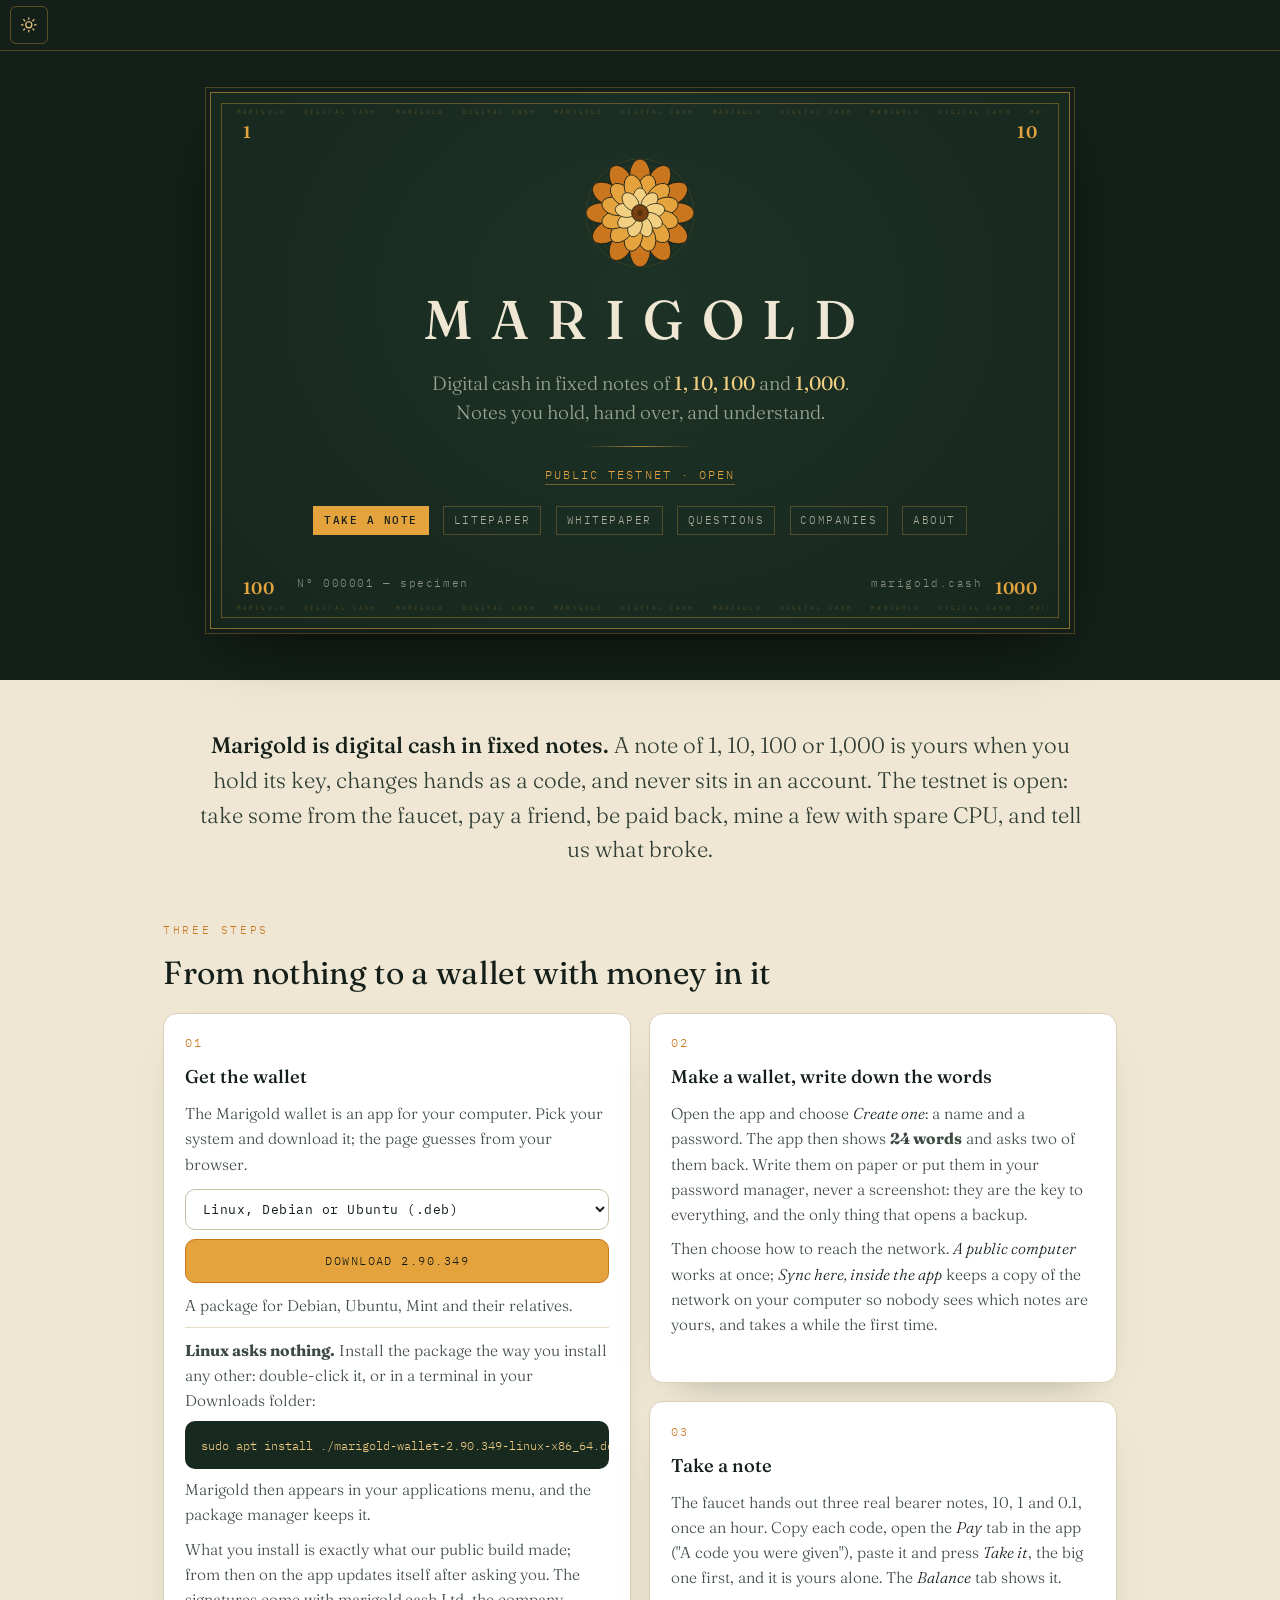
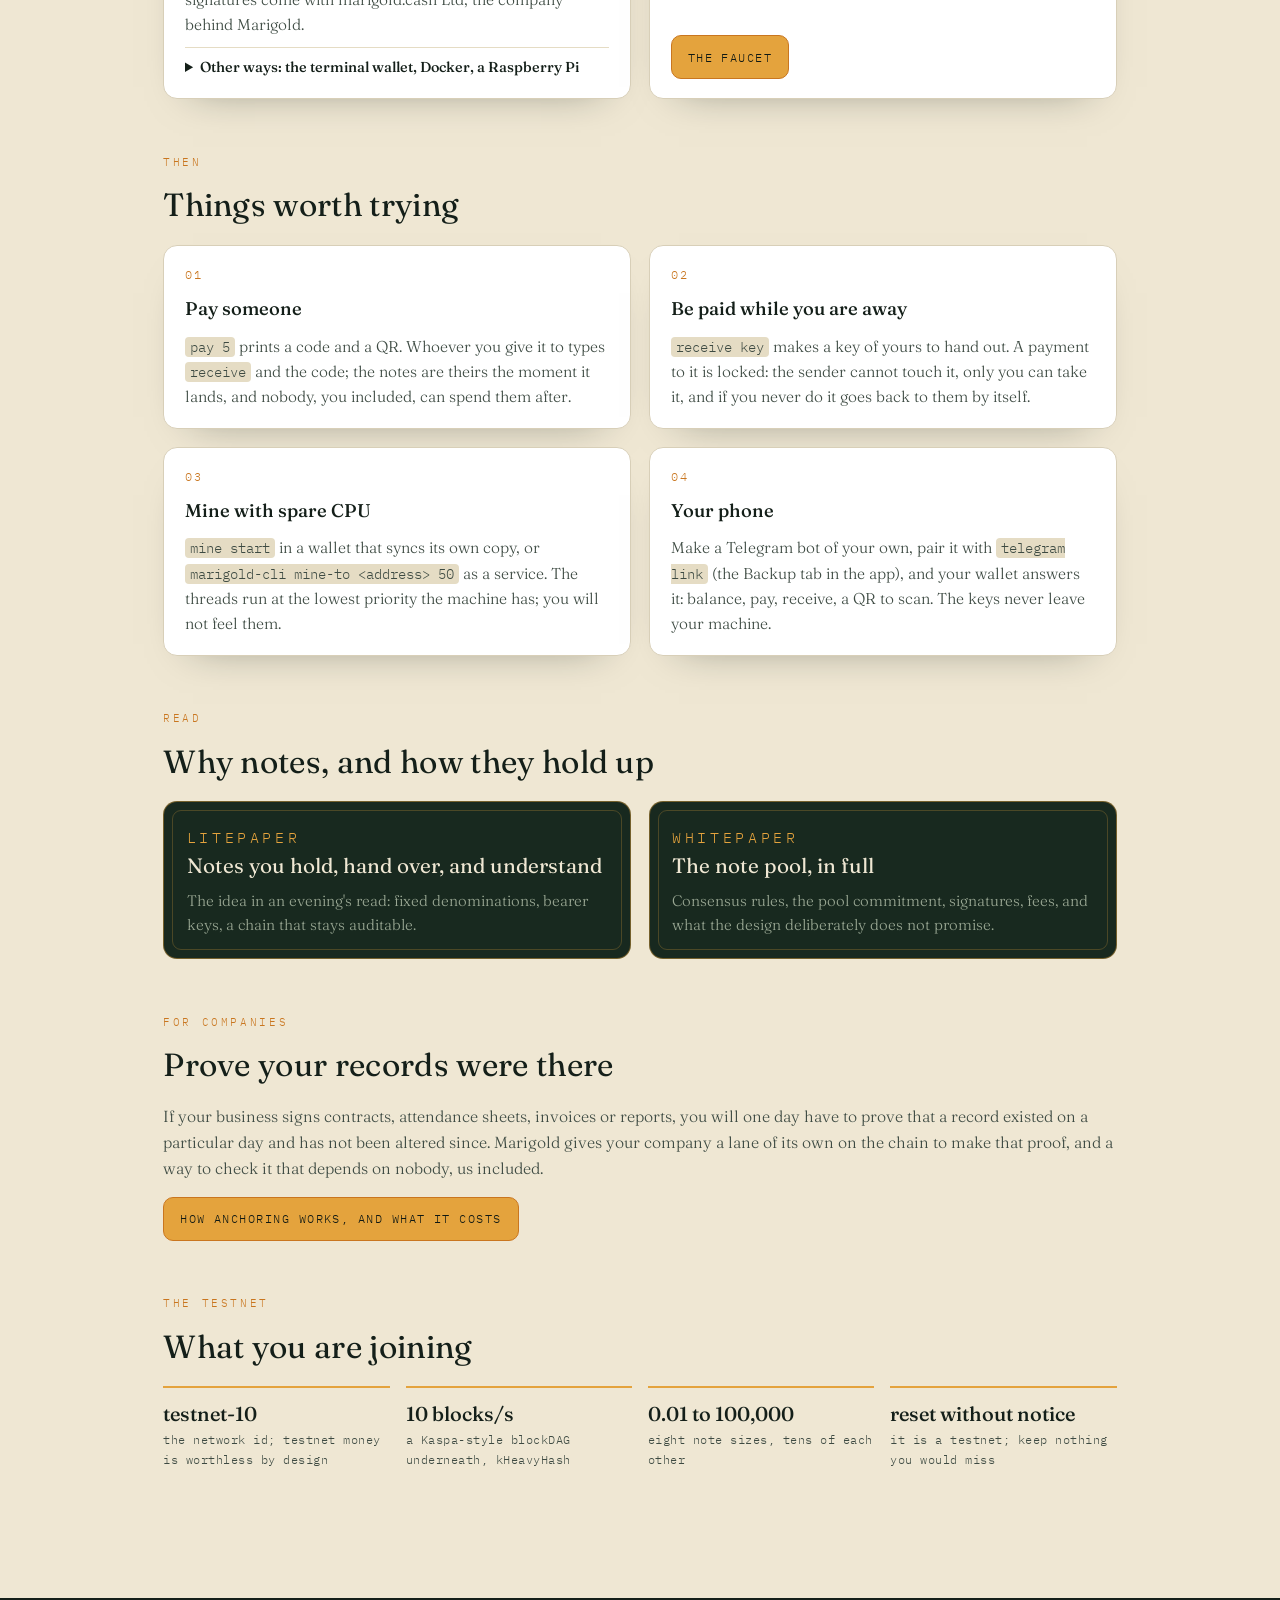
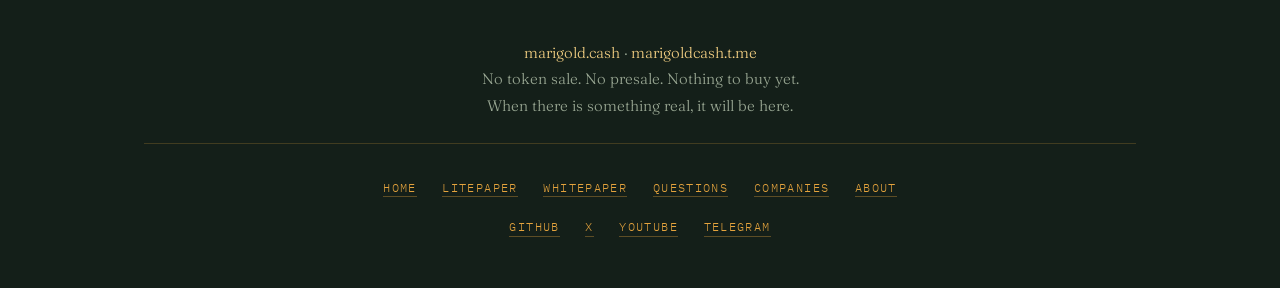
<file: index.html>
<!DOCTYPE html>
<html lang="en">
<head>
<meta charset="utf-8">
<meta name="viewport" content="width=device-width, initial-scale=1">
<title>Marigold — digital cash in fixed notes</title>
<meta name="description" content="Marigold is digital cash in fixed notes of 1, 10, 100 and 1,000. The public testnet is open: get the wallet, take notes from the faucet, pay and be paid, mine with spare CPU. No token sale.">
<meta property="og:title" content="Marigold — digital cash in fixed notes">
<meta property="og:description" content="Digital cash in fixed notes of 1, 10, 100 and 1,000. The testnet is open to try.">
<meta property="og:url" content="https://marigold.cash/">
<meta property="og:type" content="website">
<meta property="og:image" content="https://marigold.cash/og.png">
<meta property="og:image:width" content="1200">
<meta property="og:image:height" content="630">
<meta property="og:image:alt" content="A Marigold specimen note: digital cash in fixed notes of 1, 10, 100 and 1,000">
<meta name="twitter:card" content="summary_large_image">
<meta name="twitter:site" content="@marigoldcash">
<meta property="og:title" content="Marigold — digital cash in fixed notes">
<meta property="og:description" content="Digital cash in fixed notes of 1, 10, 100 and 1,000. The testnet is open to try.">
<meta property="og:url" content="https://marigold.cash">
<meta property="og:type" content="website">
<link rel="icon" href="data:image/svg+xml,%3Csvg xmlns='http://www.w3.org/2000/svg' viewBox='0 0 64 64'%3E%3Ccircle cx='32' cy='32' r='30' fill='%23141f19'/%3E%3Ccircle cx='32' cy='32' r='17' fill='%23E4A33D'/%3E%3Ccircle cx='32' cy='32' r='7' fill='%237A4212'/%3E%3C/svg%3E">
<link rel="preconnect" href="https://fonts.googleapis.com">
<link rel="preconnect" href="https://fonts.gstatic.com" crossorigin>
<link href="https://fonts.googleapis.com/css2?family=Fraunces:opsz,wght@9..144,300;9..144,400;9..144,500;9..144,600&family=IBM+Plex+Mono:wght@400;500&display=swap" rel="stylesheet">
<link rel="stylesheet" href="/chrome.css?v=746dca38">
<style>
  :root{
    --ink:#141f19;
    --note:#18291f;
    --note-edge:#0f1813;
    --gold:#e4a33d;
    --amber:#c9761f;
    --petal:#f3cf82;
    --cream:#efe7d3;
    --moss:#9aa894;
  }
  *{margin:0;padding:0;box-sizing:border-box}
  body{
    background:var(--page-bg);
    color:var(--page-fg);
    font-family:"Fraunces",serif;
    font-weight:300;
    line-height:1.6;
  }
  /* ---------- the page under the note ---------- */
  .page{max-width:62rem;margin:0 auto;padding:0 1.2rem 4rem}
  .lede{
    max-width:40em;margin:3rem auto 2.4rem;text-align:center;
    font-size:clamp(1.15rem,2.4vw,1.4rem);line-height:1.55;color:var(--text-3);
  }
  .lede strong{font-weight:500;color:var(--page-fg)}
  .kicker{
    font-family:"IBM Plex Mono",monospace;font-size:.68rem;letter-spacing:.24em;
    text-transform:uppercase;color:var(--amber);margin:0 0 .5rem;
  }
  h2{font-size:clamp(1.5rem,3vw,2rem);font-weight:400;margin:0 0 .9rem;letter-spacing:.01em}
  section{margin-top:3.4rem;scroll-margin-top:1.5rem}
  .steps{
    counter-reset:step;
    display:grid;grid-template-columns:repeat(auto-fit,minmax(16rem,1fr));gap:1.1rem;
  }
  .step{
    counter-increment:step;
    background:var(--card);border:1px solid var(--line-2);border-radius:14px;padding:1.3rem 1.3rem 1.2rem;
    box-shadow:0 18px 40px -30px var(--shadow);
    display:flex;flex-direction:column;gap:.6rem;
  }
  /* the three steps: the tall first step on the left, the other two stacked on the right */
  #start .steps{grid-template-columns:minmax(0,1fr) minmax(0,1fr);grid-auto-rows:auto}
  #start .step:first-child{grid-row:span 2}
  @media (max-width:40rem){
    #start .steps{grid-template-columns:1fr}
    #start .step:first-child{grid-row:auto}
  }
  .step::before{
    content:counter(step,decimal-leading-zero);
    font-family:"IBM Plex Mono",monospace;font-size:.72rem;letter-spacing:.2em;color:var(--amber);
  }
  .step h3{font-size:1.15rem;font-weight:500;margin:0}
  .step p{margin:0;color:var(--text);font-size:.98rem}
  .step .cta{margin-top:auto;padding-top:.6rem}
  .step ol{margin:0;padding-left:1.2rem;color:var(--text);font-size:.98rem;display:flex;flex-direction:column;gap:.4rem}
  .step em{font-style:italic;color:var(--page-fg)}
  pre{
    font-family:"IBM Plex Mono",monospace;font-size:.82rem;line-height:1.55;
    background:var(--note);color:var(--petal);border-radius:10px;padding:.9rem 1rem;
    overflow-x:auto;margin:.3rem 0 0;
  }
  code{font-family:"IBM Plex Mono",monospace;font-size:.88em;background:var(--line);border-radius:4px;padding:1px 5px}
  pre code{background:none;padding:0;font-size:1em}
  a{color:var(--amber)}
  a:hover{color:var(--link-hover)}
  .btn{
    display:inline-block;font-family:"IBM Plex Mono",monospace;font-size:.76rem;letter-spacing:.12em;
    text-transform:uppercase;text-decoration:none;color:var(--note-edge);background:var(--gold);
    border:1px solid var(--amber);border-radius:10px;padding:.7rem 1rem;
  }
  .btn:hover{background:#f0b45a;color:var(--note)}
  .btn.quiet{background:transparent;color:var(--text-2);border-color:var(--line-3)}
  .btn.quiet:hover{color:var(--page-fg);border-color:var(--amber)}
  .row{display:flex;flex-wrap:wrap;gap:.7rem;align-items:center}
  .dl{display:flex;flex-direction:column;gap:.6rem;margin-top:.2rem}
  .dl select{
    font-family:"IBM Plex Mono",monospace;font-size:.8rem;letter-spacing:.04em;color:var(--page-fg);
    background:var(--card);border:1px solid var(--line-3);border-radius:10px;padding:.6rem .8rem;width:100%;
  }
  .dl .btn{text-align:center}
  .dl-note{font-size:.82rem;color:var(--text-2);margin:0;min-height:1.2em}
  .unsigned{border-top:1px solid var(--line);padding-top:.6rem;font-size:.92rem;color:var(--text);display:flex;flex-direction:column;gap:.5rem}
  .unsigned[hidden]{display:none}
  .unsigned p{margin:0}
  .unsigned ol{margin:0;padding-left:1.2rem;display:flex;flex-direction:column;gap:.3rem}
  .unsigned pre{margin:0;font-size:.78rem}
  .shot{width:100%;height:auto;border:1px solid var(--line);border-radius:8px;background:var(--card)}
  details.fine{border-top:1px solid var(--line);padding-top:.5rem;font-size:.9rem;color:var(--text)}
  details.fine summary{cursor:pointer;color:var(--page-fg);font-weight:500}
  details.fine p{margin:.5rem 0 0}
  .papers{display:grid;grid-template-columns:repeat(auto-fit,minmax(15rem,1fr));gap:1.1rem}
  .paper{
    display:block;text-decoration:none;color:inherit;
    background:var(--note);border:1px solid rgba(228,163,61,.45);border-radius:14px;padding:1.4rem 1.4rem 1.3rem;
    position:relative;overflow:hidden;
  }
  .paper::before{content:"";position:absolute;inset:8px;border:1px solid rgba(228,163,61,.25);border-radius:9px;pointer-events:none}
  .paper .kicker{color:var(--gold)}
  .paper h3{color:var(--cream);font-weight:400;font-size:1.3rem;margin:0 0 .4rem}
  .paper p{color:var(--moss);margin:0;font-size:.95rem}
  .paper:hover{border-color:var(--gold)}
  .facts{
    display:grid;grid-template-columns:repeat(auto-fit,minmax(12rem,1fr));gap:1rem;
    font-family:"IBM Plex Mono",monospace;font-size:.78rem;letter-spacing:.04em;
  }
  .facts div{border-top:2px solid var(--gold);padding-top:.6rem;color:var(--text)}
  .facts b{display:block;font-size:1.25rem;font-weight:500;color:var(--page-fg);letter-spacing:0;font-family:"Fraunces",serif}
  .note-of-caution{
    margin-top:3.4rem;border-left:3px solid var(--gold);padding:.2rem 0 .2rem 1.1rem;color:var(--text);max-width:44em;
  }
</style>
</head>
<body>

<!-- chrome:header -->
<script>
  (function () {
    var t = null; try { t = localStorage.getItem("marigold-theme"); } catch (e) {}
    if (t === "dark" || t === "light") document.documentElement.setAttribute("data-theme", t);
  })();
</script>
<nav class="topbar">
  <button class="tgl" id="themeBtn" type="button" aria-pressed="false">
    <svg class="sun" viewBox="0 0 24 24" aria-hidden="true"><circle cx="12" cy="12" r="4.2"/><path d="M12 2.4v2.2M12 19.4v2.2M4.2 12H2M22 12h-2.2M6.5 6.5 4.9 4.9M19.1 19.1l-1.6-1.6M17.5 6.5l1.6-1.6M4.9 19.1l1.6-1.6"/></svg>
    <svg class="moon" viewBox="0 0 24 24" aria-hidden="true"><path d="M20 14.2A8.2 8.2 0 0 1 9.8 4 8.4 8.4 0 1 0 20 14.2Z"/></svg>
    <span class="sr" id="themeLabel">Switch between day and night</span>
  </button>
  <div class="grow"></div>
  <label class="langpick" hidden>
    <svg viewBox="0 0 24 24" aria-hidden="true"><circle cx="12" cy="12" r="9"/><path d="M3 12h18M12 3a15 15 0 0 1 0 18M12 3a15 15 0 0 0 0 18"/></svg>
    <span class="sr" id="langLabel">Language</span>
    <select id="langSel" aria-labelledby="langLabel">
      <option value="en">English</option>
      <option value="es">Español</option>
      <option value="de">Deutsch</option>
      <option value="fr">Français</option>
      <option value="it">Italiano</option>
      <option value="pt">Português</option>
      <option value="ru">Русский</option>
      <option value="zh">中文</option>
    </select>
  </label>
</nav>
<div class="sky">
  <header class="note" aria-label="Marigold specimen note">
    <div class="micro top" aria-hidden="true">marigold · digital cash · marigold · digital cash · marigold · digital cash · marigold · digital cash · marigold · digital cash · marigold · digital cash · marigold · digital cash · marigold · digital cash · marigold · digital cash · marigold · digital cash · marigold · digital cash · marigold · digital cash · </div>

    <span class="corner tl" aria-hidden="true">1</span>
    <span class="corner tr" aria-hidden="true">10</span>
    <span class="corner bl" aria-hidden="true">100</span>
    <span class="corner br" aria-hidden="true">1000</span>

    <div class="face">
      <img class="rosette" src="/rosette.svg" width="118" height="118" alt="Marigold flower">

      <h1 class="wordmark">Marigold</h1>

      <p class="tagline">Digital cash in fixed notes of <strong>1, 10, 100</strong> and <strong>1,000</strong>.<br>
      Notes you hold, hand over, and understand.</p>

      <div class="divider" aria-hidden="true"></div>

      <p class="status"><a href="#start">Public testnet · open</a></p>

      <nav class="ways" aria-label="Pages">
        <a class="take" href="/#start">Take a note</a>
        <a href="/litepaper/">Litepaper</a>
        <a href="/whitepaper/">Whitepaper</a>
        <a href="/faq/">Questions</a>
        <a href="/companies/">Companies</a>
        <a href="/about/">About</a>
      </nav>
    </div>

    <div class="serial-row" aria-hidden="true">
      <span>Nº 000001 — specimen</span>
      <span>marigold.cash</span>
    </div>

    <div class="micro bottom" aria-hidden="true">marigold · digital cash · marigold · digital cash · marigold · digital cash · marigold · digital cash · marigold · digital cash · marigold · digital cash · marigold · digital cash · marigold · digital cash · marigold · digital cash · marigold · digital cash · marigold · digital cash · marigold · digital cash · </div>
  </header>
</div>
<script>
  (function () {
    var root = document.documentElement, btn = document.getElementById("themeBtn");
    var dark = function () {
      var chosen = root.getAttribute("data-theme");
      return chosen ? chosen === "dark" : window.matchMedia("(prefers-color-scheme: dark)").matches;
    };
    var apply = function () { btn.setAttribute("aria-pressed", dark() ? "true" : "false"); };
    apply();
    btn.addEventListener("click", function () {
      var next = dark() ? "light" : "dark";
      root.setAttribute("data-theme", next);
      try { localStorage.setItem("marigold-theme", next); } catch (e) {}
      apply();
    });
  })();
</script>
<!-- /chrome:header -->

<main class="page">

  <p class="lede"><strong>Marigold is digital cash in fixed notes.</strong> A note of 1, 10, 100 or 1,000 is yours when you hold its key, changes hands as a code, and never sits in an account. The testnet is open: take some from the faucet, pay a friend, be paid back, mine a few with spare CPU, and tell us what broke.</p>

  <section id="start">
    <p class="kicker">Three steps</p>
    <h2>From nothing to a wallet with money in it</h2>
    <div class="steps">
      <div class="step">
        <h3>Get the wallet</h3>
        <p>The Marigold wallet is an app for your computer. Pick your system and download it; the page guesses from your browser.</p>
        <div class="dl">
          <select id="dl-os" aria-label="Your system">
            <option value="windows">Windows</option>
            <option value="macos-arm64">macOS, Apple silicon (M1 to M4)</option>
            <option value="macos-x86_64">macOS, Intel</option>
            <option value="linux-deb">Linux, Debian or Ubuntu (.deb)</option>
            <option value="linux-rpm">Linux, Fedora or openSUSE (.rpm)</option>
            <option value="linux-appimage">Linux, any other (.AppImage)</option>
          </select>
          <a class="btn" id="dl-btn" href="https://github.com/marigoldcash/marigold-wallet/releases/latest">Download</a>
          <p class="dl-note" id="dl-note"></p>
        </div>
        <div class="unsigned" id="unsigned-mac" hidden>
          <ol>
            <li>Double-click the .dmg file you downloaded. A new window opens.</li>
            <li>Drag the Marigold icon onto the <em>Applications</em> icon.</li>
            <li>Go to <em>Applications</em> and double-click Marigold.</li>
          </ol>
          <p><strong>The first time you open it, your Mac will say the app is damaged.</strong> It is not: the app is not yet signed with Apple, and on an Apple-silicon Mac that is the message you get. One command fixes it, once.</p>
          <svg class="shot" viewBox="0 0 320 150" role="img" aria-label="The macOS message: Marigold is damaged and can't be opened, with the buttons Cancel and Move to Bin; then a Terminal window with the command that removes the quarantine mark">
  <rect x="8" y="6" width="150" height="138" rx="10" fill="#f4f4f6" stroke="#c9c9cf"/>
  <circle cx="83" cy="34" r="14" fill="#fff" stroke="#c9c9cf"/><text x="83" y="39" text-anchor="middle" font-size="14" fill="#e0a21c">!</text>
  <text x="83" y="60" text-anchor="middle" font-size="7.6" font-weight="700" fill="#1d1d1f">“Marigold” is damaged and</text>
  <text x="83" y="70" text-anchor="middle" font-size="7.6" font-weight="700" fill="#1d1d1f">can’t be opened.</text>
  <text x="83" y="84" text-anchor="middle" font-size="6" fill="#515154">You should move it to the Bin.</text>
  <rect x="24" y="100" width="118" height="15" rx="5" fill="#0a7cff"/><text x="83" y="110.5" text-anchor="middle" font-size="7" fill="#fff">Cancel</text>
  <rect x="24" y="120" width="118" height="15" rx="5" fill="#fff" stroke="#c9c9cf"/><text x="83" y="130.5" text-anchor="middle" font-size="7" fill="#1d1d1f">Move to Bin</text>
  <text x="166" y="20" font-size="7" font-weight="700" fill="#1d1d1f">Terminal</text>
  <rect x="166" y="30" width="146" height="110" rx="8" fill="#1e1e1e" stroke="#c9c9cf"/>
  <text x="174" y="52" font-size="6.2" fill="#9ae59a" font-family="monospace">$ xattr -dr com.apple.quarantine \</text>
  <text x="174" y="62" font-size="6.2" fill="#9ae59a" font-family="monospace">    "/Applications/Marigold.app"</text>
  <text x="174" y="80" font-size="6.2" fill="#dcdcdc" font-family="monospace">$ open -a Marigold</text>
  <path d="M232 100 L212 60" stroke="#e4a33d" stroke-width="1.6" fill="none"/><circle cx="232" cy="100" r="2.2" fill="#e4a33d"/>
</svg>
          <ol start="4">
            <li>Click <em>Cancel</em> on the message.</li>
            <li>Open <em>Terminal</em> (press ⌘ Space, type Terminal, press Enter) and paste this line, then press Enter:</li>
          </ol>
<pre><code>xattr -dr com.apple.quarantine "/Applications/Marigold.app"</code></pre>
          <ol start="6">
            <li>Open Marigold from <em>Applications</em> again.</li>
          </ol>
          <p>The Mac's Gatekeeper refuses the app's ad-hoc signature; the command removes the quarantine mark it set on the download. Nothing else changes. The signatures come soon, and the step with them goes away.</p>
        </div>
        <div class="unsigned" id="unsigned-mac-intel" hidden>
          <p><strong>The first time you open it, your Mac will refuse.</strong> That is us, not malware: the app is not yet signed with Apple, and the Mac says so. It happens once.</p>
          <svg class="shot" viewBox="0 0 320 150" role="img" aria-label="The macOS message: Marigold Not Opened, with the buttons Done and Move to Trash; then System Settings, Privacy and Security, with the button Open Anyway">
  <rect x="8" y="6" width="150" height="138" rx="10" fill="#f4f4f6" stroke="#c9c9cf"/>
  <circle cx="83" cy="34" r="14" fill="#fff" stroke="#c9c9cf"/><text x="83" y="39" text-anchor="middle" font-size="14" fill="#e0a21c">!</text>
  <text x="83" y="62" text-anchor="middle" font-size="8.5" font-weight="700" fill="#1d1d1f">“Marigold” Not Opened</text>
  <text x="83" y="76" text-anchor="middle" font-size="6.2" fill="#515154">Apple could not verify “Marigold”</text>
  <text x="83" y="85" text-anchor="middle" font-size="6.2" fill="#515154">is free of malware.</text>
  <rect x="24" y="100" width="118" height="15" rx="5" fill="#0a7cff"/><text x="83" y="110.5" text-anchor="middle" font-size="7" fill="#fff">Done</text>
  <rect x="24" y="120" width="118" height="15" rx="5" fill="#fff" stroke="#c9c9cf"/><text x="83" y="130.5" text-anchor="middle" font-size="7" fill="#1d1d1f">Move to Trash</text>
  <text x="166" y="20" font-size="7" font-weight="700" fill="#1d1d1f">System Settings › Privacy &amp; Security</text>
  <rect x="166" y="30" width="146" height="110" rx="8" fill="#fff" stroke="#c9c9cf"/>
  <text x="176" y="50" font-size="6.5" fill="#1d1d1f">Security</text>
  <line x1="176" y1="58" x2="302" y2="58" stroke="#e5e5ea"/>
  <text x="176" y="74" font-size="6" fill="#515154">“Marigold” was blocked to</text>
  <text x="176" y="83" font-size="6" fill="#515154">protect your Mac.</text>
  <rect x="236" y="92" width="66" height="14" rx="5" fill="#0a7cff"/><text x="269" y="102" text-anchor="middle" font-size="6.5" fill="#fff">Open Anyway</text>
  <path d="M212 103 L232 99" stroke="#e4a33d" stroke-width="1.6" fill="none"/><circle cx="212" cy="103" r="2.2" fill="#e4a33d"/>
</svg>
          <ol>
            <li>Click <em>Done</em> on the message.</li>
            <li>Open <em>System Settings</em>, then <em>Privacy &amp; Security</em>, and scroll down.</li>
            <li>Click <em>Open Anyway</em> next to Marigold, then open Marigold again.</li>
          </ol>
        </div>
        <div class="unsigned" id="unsigned-win" hidden>
          <p><strong>The first time you start the installer, Windows will show a blue screen.</strong> That is us, not malware: the installer is not yet signed with a certificate, and Windows says so. It happens once.</p>
          <svg class="shot" viewBox="0 0 320 150" role="img" aria-label="The Windows screen: Windows protected your PC, with the link More info, and then the button Run anyway">
  <rect x="8" y="6" width="150" height="138" rx="4" fill="#1f6ac2"/>
  <text x="20" y="30" font-size="9.5" font-weight="700" fill="#fff">Windows protected your PC</text>
  <text x="20" y="48" font-size="5.8" fill="#eaf1fb">Microsoft Defender SmartScreen prevented an</text>
  <text x="20" y="57" font-size="5.8" fill="#eaf1fb">unrecognized app from starting. Running this</text>
  <text x="20" y="66" font-size="5.8" fill="#eaf1fb">app might put your PC at risk.</text>
  <text x="20" y="84" font-size="6.2" fill="#fff" text-decoration="underline">More info</text>
  <path d="M60 86 L74 82" stroke="#e4a33d" stroke-width="1.6" fill="none"/><circle cx="60" cy="86" r="2.2" fill="#e4a33d"/>
  <rect x="100" y="118" width="48" height="16" fill="#dfe6ef"/><text x="124" y="129" text-anchor="middle" font-size="6.5" fill="#1d1d1f">Don't run</text>
  <rect x="166" y="6" width="150" height="138" rx="4" fill="#1f6ac2"/>
  <text x="178" y="30" font-size="9.5" font-weight="700" fill="#fff">Windows protected your PC</text>
  <text x="178" y="48" font-size="5.8" fill="#eaf1fb">App: marigold-wallet.msi</text>
  <text x="178" y="57" font-size="5.8" fill="#eaf1fb">Publisher: Unknown publisher</text>
  <rect x="190" y="118" width="54" height="16" fill="#dfe6ef"/><text x="217" y="129" text-anchor="middle" font-size="6.5" fill="#1d1d1f">Run anyway</text>
  <rect x="252" y="118" width="54" height="16" fill="#dfe6ef"/><text x="279" y="129" text-anchor="middle" font-size="6.5" fill="#1d1d1f">Don't run</text>
  <path d="M217 106 L217 114" stroke="#e4a33d" stroke-width="1.6" fill="none"/><circle cx="217" cy="104" r="2.2" fill="#e4a33d"/>
</svg>
          <ol>
            <li>Click <em>More info</em> on the blue screen.</li>
            <li>Click <em>Run anyway</em>.</li>
          </ol>
        </div>
        <div class="unsigned" id="unsigned-linux-deb" hidden>
          <p><strong>Linux asks nothing.</strong> Install the package the way you install any other: double-click it, or in a terminal in your Downloads folder:</p>
<pre><code>sudo apt install ./marigold-wallet-<span class="v">VERSION</span>-linux-x86_64.deb</code></pre>
          <p>Marigold then appears in your applications menu, and the package manager keeps it.</p>
        </div>
        <div class="unsigned" id="unsigned-linux-rpm" hidden>
          <p><strong>Linux asks nothing.</strong> Install the package the way you install any other: double-click it, or in a terminal in your Downloads folder:</p>
<pre><code>sudo dnf install ./marigold-wallet-<span class="v">VERSION</span>-linux-x86_64.rpm</code></pre>
          <p>On openSUSE, <code>sudo zypper install</code> with the same file. Marigold then appears in your applications menu.</p>
        </div>
        <div class="unsigned" id="unsigned-linux-appimage" hidden>
          <p><strong>Linux asks nothing, but an AppImage has to be allowed to run.</strong> Right-click the downloaded file, choose Properties, and tick "Allow executing file as program" (or "Executable as Program"), then double-click it. In a terminal, the same is:</p>
<pre><code>chmod +x marigold-wallet-<span class="v">VERSION</span>-linux-x86_64.AppImage
./marigold-wallet-<span class="v">VERSION</span>-linux-x86_64.AppImage</code></pre>
          <p>Nothing is installed; the file is the app. Keep it where you like. If it refuses to start with a message about FUSE, install <code>libfuse2</code> from your package manager once.</p>
        </div>
        <p class="dl-note">What you install is exactly what our public build made; from then on the app updates itself after asking you. The signatures come with marigold.cash Ltd, the company behind Marigold.</p>
        <details class="fine">
          <summary>Other ways: the terminal wallet, Docker, a Raspberry Pi</summary>
          <p>The same wallet as commands in a terminal, one file and no install, for Linux, macOS, Windows and the Raspberry Pi: <a href="https://github.com/marigoldcash/marigold-wallet/releases/latest">the <code>marigold-cli</code> files on the release page</a>. It updates itself too: type <code>update</code>.</p>
          <p>Or the Docker image, if you would rather not run a downloaded program:</p>
<pre><code>mkdir -p ~/.marigold
curl -fsSLO https://raw.githubusercontent.com/marigoldcash/marigold-wallet/main/docker-compose.yml
docker compose run --rm wallet</code></pre>
          <p><a href="https://github.com/marigoldcash/marigold-wallet#readme">The guide for both.</a></p>
        </details>
      </div>
      <div class="step">
        <h3>Make a wallet, write down the words</h3>
        <p>Open the app and choose <em>Create one</em>: a name and a password. The app then shows <strong>24 words</strong> and asks two of them back. Write them on paper or put them in your password manager, never a screenshot: they are the key to everything, and the only thing that opens a backup.</p>
        <p>Then choose how to reach the network. <em>A public computer</em> works at once; <em>Sync here, inside the app</em> keeps a copy of the network on your computer so nobody sees which notes are yours, and takes a while the first time.</p>
      </div>
      <div class="step">
        <h3>Take a note</h3>
        <p>The faucet hands out three real bearer notes, 10, 1 and 0.1, once an hour. Copy each code, open the <em>Pay</em> tab in the app ("A code you were given"), paste it and press <em>Take it</em>, the big one first, and it is yours alone. The <em>Balance</em> tab shows it.</p>
        <div class="cta row">
          <a class="btn" href="https://faucet.marigold.cash">The faucet</a>
        </div>
      </div>
    </div>
  </section>

  <section id="try">
    <p class="kicker">Then</p>
    <h2>Things worth trying</h2>
    <div class="steps" style="grid-template-columns:repeat(auto-fit,minmax(20rem,1fr))">
      <div class="step">
        <h3>Pay someone</h3>
        <p><code>pay 5</code> prints a code and a QR. Whoever you give it to types <code>receive</code> and the code; the notes are theirs the moment it lands, and nobody, you included, can spend them after.</p>
      </div>
      <div class="step">
        <h3>Be paid while you are away</h3>
        <p><code>receive key</code> makes a key of yours to hand out. A payment to it is locked: the sender cannot touch it, only you can take it, and if you never do it goes back to them by itself.</p>
      </div>
      <div class="step">
        <h3>Mine with spare CPU</h3>
        <p><code>mine start</code> in a wallet that syncs its own copy, or <code>marigold-cli mine-to &lt;address&gt; 50</code> as a service. The threads run at the lowest priority the machine has; you will not feel them.</p>
      </div>
      <div class="step">
        <h3>Your phone</h3>
        <p>Make a Telegram bot of your own, pair it with <code>telegram link</code> (the Backup tab in the app), and your wallet answers it: balance, pay, receive, a QR to scan. The keys never leave your machine.</p>
      </div>
    </div>
  </section>

  <section id="papers">
    <p class="kicker">Read</p>
    <h2>Why notes, and how they hold up</h2>
    <div class="papers">
      <a class="paper" href="/litepaper/">
        <p class="kicker">Litepaper</p>
        <h3>Notes you hold, hand over, and understand</h3>
        <p>The idea in an evening's read: fixed denominations, bearer keys, a chain that stays auditable.</p>
      </a>
      <a class="paper" href="/whitepaper/">
        <p class="kicker">Whitepaper</p>
        <h3>The note pool, in full</h3>
        <p>Consensus rules, the pool commitment, signatures, fees, and what the design deliberately does not promise.</p>
      </a>
    </div>
  </section>

  <section id="companies">
    <p class="kicker">For companies</p>
    <h2>Prove your records were there</h2>
    <p style="color:var(--text)">If your business signs contracts, attendance sheets, invoices or reports, you will one day have to prove that a record existed on a particular day and has not been altered since. Marigold gives your company a lane of its own on the chain to make that proof, and a way to check it that depends on nobody, us included.</p>
    <p class="row" style="margin-top:1rem"><a class="btn" href="/companies/">How anchoring works, and what it costs</a></p>
  </section>

  <section id="facts">
    <p class="kicker">The testnet</p>
    <h2>What you are joining</h2>
    <div class="facts">
      <div><b>testnet-10</b>the network id; testnet money is worthless by design</div>
      <div><b>10 blocks/s</b>a Kaspa-style blockDAG underneath, kHeavyHash</div>
      <div><b>0.01 to 100,000</b>eight note sizes, tens of each other</div>
      <div><b>reset without notice</b>it is a testnet; keep nothing you would miss</div>
    </div>
  </section>


</main>
<!-- chrome:footer -->
<footer class="site-foot">
  <div class="inner">
    <p class="lead">
      <a href="/">marigold.cash</a> &middot; <a href="https://marigoldcash.t.me">marigoldcash.t.me</a><br>
      No token sale. No presale. Nothing to buy yet.<br>
      When there is something real, it will be here.
    </p>
    <hr>
    <ul class="links">
      <li><a href="/">Home</a></li>
      <li><a href="/litepaper/">Litepaper</a></li>
      <li><a href="/whitepaper/">Whitepaper</a></li>
      <li><a href="/faq/">Questions</a></li>
      <li><a href="/companies/">Companies</a></li>
      <li><a href="/about/">About</a></li>
    </ul>
    <ul class="links">
      <li><a href="https://github.com/marigoldcash">GitHub</a></li>
      <li><a href="https://x.com/marigoldcash">X</a></li>
      <li><a href="https://www.youtube.com/@marigoldcash">YouTube</a></li>
      <li><a href="https://marigoldcash.t.me">Telegram</a></li>
    </ul>
  </div>
</footer>
<a class="to-top" href="#top" id="toTop" aria-label="Back to the top" hidden>
  <svg viewBox="0 0 24 24" aria-hidden="true"><path d="M12 19V5M5 12l7-7 7 7"/></svg>
</a>
<script>
  (function () {
    var b = document.getElementById("toTop"); if (!b) return;
    var show = function () { b.hidden = (window.scrollY || document.documentElement.scrollTop) < 600; };
    window.addEventListener("scroll", show, { passive: true }); show();
    b.addEventListener("click", function (e) {
      e.preventDefault();
      var smooth = !window.matchMedia("(prefers-reduced-motion: reduce)").matches;
      window.scrollTo({ top: 0, behavior: smooth ? "smooth" : "auto" });
    });
  })();
</script>
<!-- /chrome:footer -->

<script>
(function () {
  var sel = document.getElementById("dl-os"), btn = document.getElementById("dl-btn"), note = document.getElementById("dl-note");
  if (!sel) return;
  var ua = navigator.userAgent, plat = (navigator.userAgentData && navigator.userAgentData.platform) || navigator.platform || "";
  var guess = /Windows/i.test(ua) ? "windows" : /Mac/i.test(plat) || /Mac OS/i.test(ua) ? "macos-arm64" : /Linux/i.test(plat) ? (/Fedora|SUSE|Red Hat|CentOS|Rocky|Alma/i.test(ua) ? "linux-rpm" : "linux-deb") : "";
  if (guess) sel.value = guess;
  var files = {
    "windows": function (v) { return ["marigold-wallet-" + v + "-windows-x86_64.msi", "An installer. Windows shows a blue screen once: More info, Run anyway."]; },
    "macos-arm64": function (v) { return ["marigold-wallet-" + v + "-macos-arm64.dmg", "Not sure which Mac? Apple menu, About This Mac: a chip named M-something is Apple silicon."]; },
    "macos-x86_64": function (v) { return ["marigold-wallet-" + v + "-macos-x86_64.dmg", "A disk image: drag Marigold to Applications. For Macs with an Intel processor."]; },
    "linux-deb": function (v) { return ["marigold-wallet-" + v + "-linux-x86_64.deb", "A package for Debian, Ubuntu, Mint and their relatives."]; },
    "linux-rpm": function (v) { return ["marigold-wallet-" + v + "-linux-x86_64.rpm", "A package for Fedora, openSUSE, RHEL and their relatives."]; },
    "linux-appimage": function (v) { return ["marigold-wallet-" + v + "-linux-x86_64.AppImage", "One file that runs on any Linux. No install."]; }
  };
  var version = null;
  function render() {
    var f = files[sel.value](version || "VERSION");
    if (version) {
      btn.href = "https://github.com/marigoldcash/marigold-wallet/releases/download/v" + version + "/" + f[0];
      btn.textContent = "Download " + version;
    } else {
      btn.href = "https://github.com/marigoldcash/marigold-wallet/releases/latest";
      btn.textContent = "Download";
    }
    note.textContent = f[1];
    var os = sel.value === "macos-arm64" ? "mac" : sel.value === "macos-x86_64" ? "mac-intel" : sel.value === "windows" ? "win" : sel.value;
    ["mac", "mac-intel", "win", "linux-deb", "linux-rpm", "linux-appimage"].forEach(function (k) { document.getElementById("unsigned-" + k).hidden = k !== os; });
    Array.prototype.forEach.call(document.querySelectorAll(".unsigned .v"), function (el) { el.textContent = version || "VERSION"; });
  }
  sel.addEventListener("change", render);
  render();
  fetch("/release.json", { cache: "no-store" }).then(function (r) { return r.json(); }).then(function (d) {
    if (d && /^\d+\.\d+\.\d+$/.test(d.latest)) { version = d.latest; render(); }
  }).catch(function () {});
})();
</script>
</body>
</html>
</file>
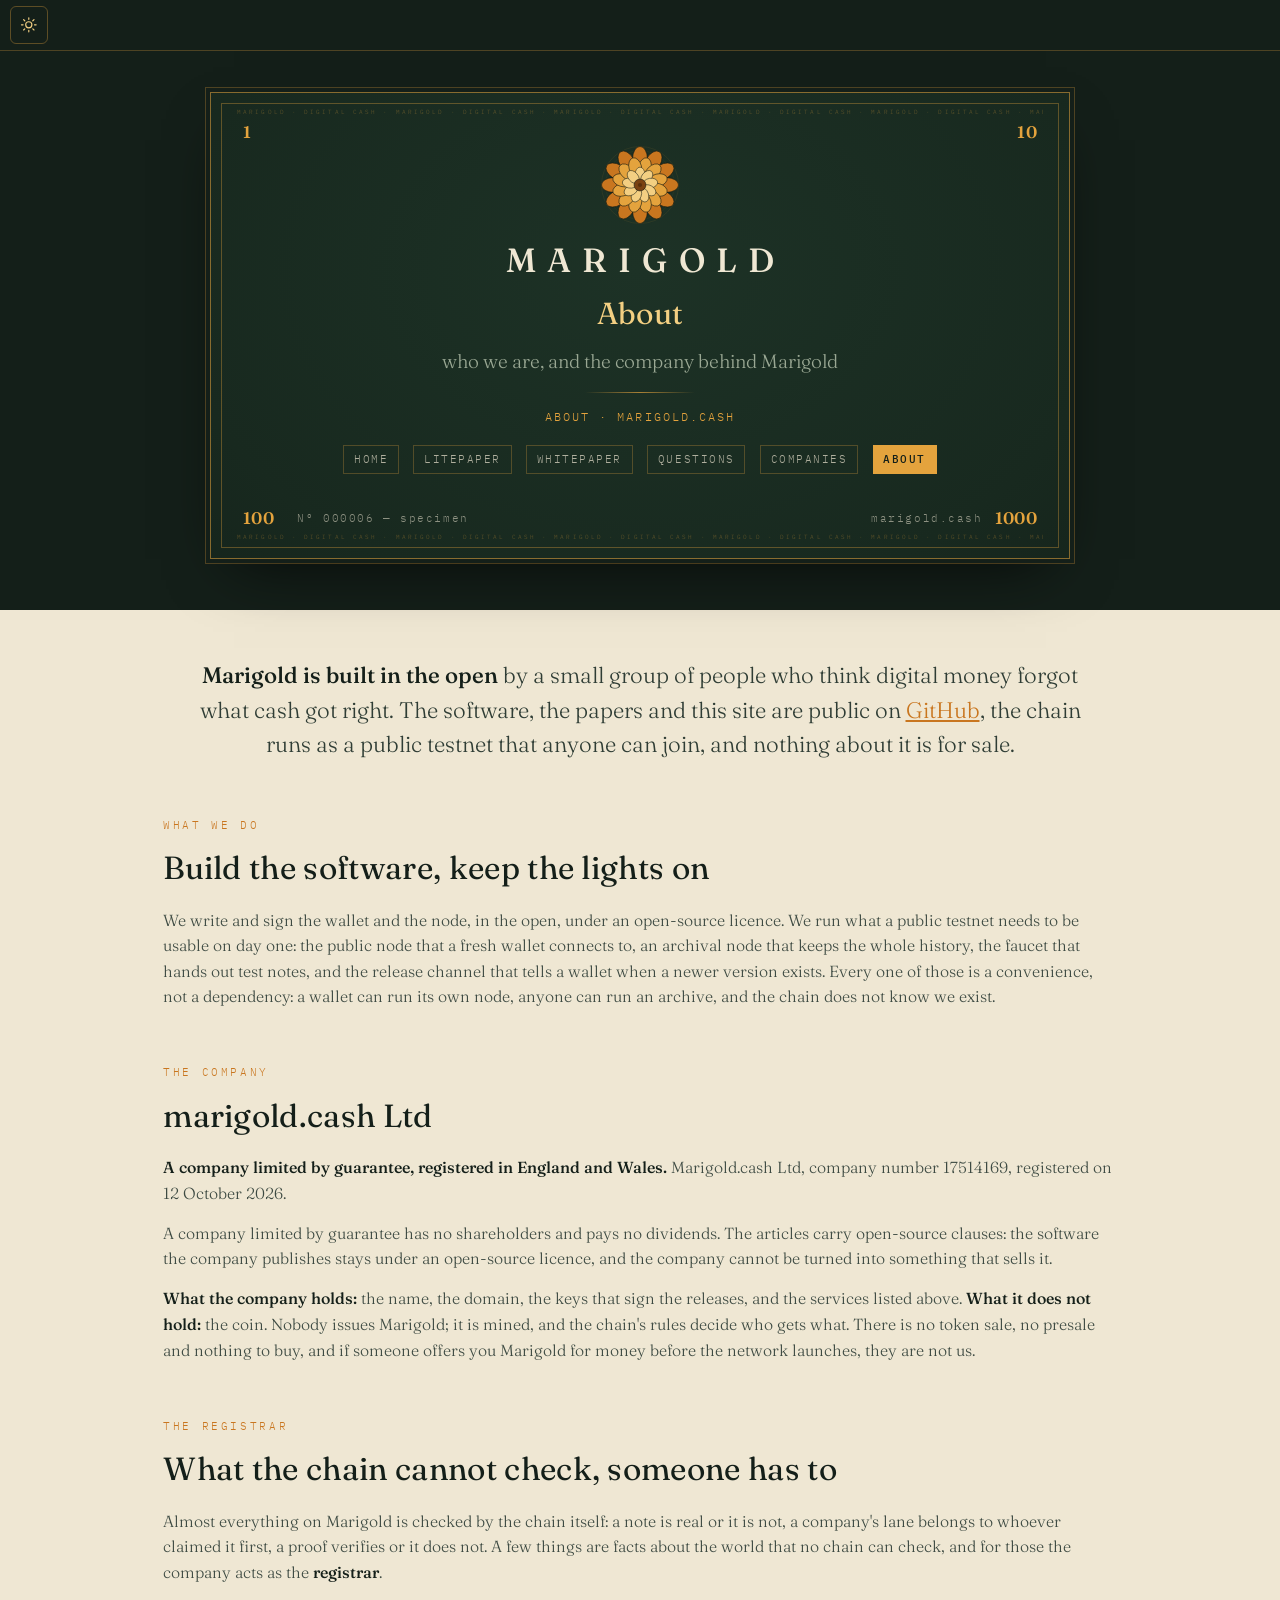
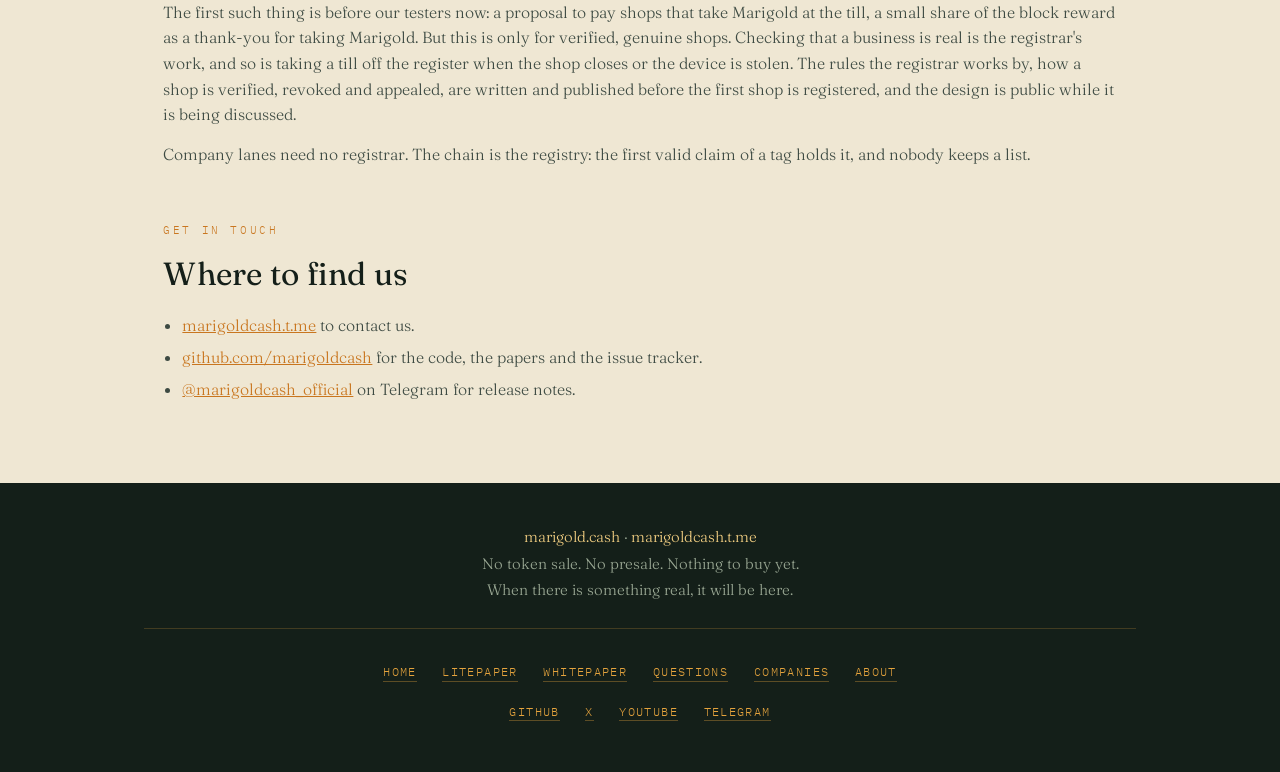
<file: about/index.html>
<!DOCTYPE html>
<html lang="en">
<head>
<meta charset="utf-8">
<meta name="viewport" content="width=device-width, initial-scale=1">
<title>About Marigold — who we are</title>
<meta name="description" content="Who builds Marigold, what marigold.cash Ltd is and holds, and what the registrar does for the things a chain cannot check.">
<meta property="og:image" content="https://marigold.cash/og.png">
<meta property="og:image:width" content="1200">
<meta property="og:image:height" content="630">
<meta property="og:image:alt" content="A Marigold specimen note: digital cash in fixed notes of 1, 10, 100 and 1,000">
<meta name="twitter:card" content="summary_large_image">
<meta name="twitter:site" content="@marigoldcash">
<meta property="og:title" content="About Marigold — who we are">
<meta property="og:description" content="Who builds Marigold, what marigold.cash Ltd is and holds, and what the registrar does for the things a chain cannot check.">
<meta property="og:url" content="https://marigold.cash/about/">
<meta property="og:type" content="website">
<link rel="preconnect" href="https://fonts.googleapis.com">
<link rel="preconnect" href="https://fonts.gstatic.com" crossorigin>
<link href="https://fonts.googleapis.com/css2?family=Fraunces:opsz,wght@9..144,300;9..144,400;9..144,500;9..144,600&family=IBM+Plex+Mono:wght@400;500&display=swap" rel="stylesheet">
<link rel="stylesheet" href="/chrome.css?v=746dca38">
<style>
  :root{
    --ink:#141f19; --note:#18291f; --note-edge:#0f1813; --gold:#e4a33d;
    --amber:#c9761f; --petal:#f3cf82; --cream:#efe7d3; --moss:#9aa894;
  }
  *{margin:0;padding:0;box-sizing:border-box}
  body{background:var(--page-bg);color:var(--page-fg);font-family:"Fraunces",serif;font-weight:300;line-height:1.6}
  /* ---------- the page under the note ---------- */
  .page{max-width:62rem;margin:0 auto;padding:0 1.2rem 1rem}
  .lede{
    max-width:40em;margin:3rem auto 2.4rem;text-align:center;
    font-size:clamp(1.15rem,2.4vw,1.4rem);line-height:1.55;color:var(--text-3);
  }
  .lede strong{font-weight:500;color:var(--page-fg)}
  .kicker{
    font-family:"IBM Plex Mono",monospace;font-size:.68rem;letter-spacing:.24em;
    text-transform:uppercase;color:var(--amber);margin:0 0 .5rem;
  }
  h2{font-size:clamp(1.5rem,3vw,2rem);font-weight:400;margin:0 0 .9rem;letter-spacing:.01em}
  section{margin-top:3.4rem;scroll-margin-top:1.5rem}
  .steps{
    counter-reset:step;
    display:grid;grid-template-columns:repeat(auto-fit,minmax(16rem,1fr));gap:1.1rem;
  }
  .step{
    counter-increment:step;
    background:var(--card);border:1px solid var(--line-2);border-radius:14px;padding:1.3rem 1.3rem 1.2rem;
    box-shadow:0 18px 40px -30px var(--shadow);
    display:flex;flex-direction:column;gap:.6rem;
  }
  .step::before{
    content:counter(step,decimal-leading-zero);
    font-family:"IBM Plex Mono",monospace;font-size:.72rem;letter-spacing:.2em;color:var(--amber);
  }
  .step h3{font-size:1.15rem;font-weight:500;margin:0}
  .step p{margin:0;color:var(--text);font-size:.98rem}
  .step .cta{margin-top:auto;padding-top:.6rem}
  .step ol{margin:0;padding-left:1.2rem;color:var(--text);font-size:.98rem;display:flex;flex-direction:column;gap:.4rem}
  .step em{font-style:italic;color:var(--page-fg)}
  pre{
    font-family:"IBM Plex Mono",monospace;font-size:.82rem;line-height:1.55;
    background:var(--note);color:var(--petal);border-radius:10px;padding:.9rem 1rem;
    overflow-x:auto;margin:.3rem 0 0;
  }
  code{font-family:"IBM Plex Mono",monospace;font-size:.88em;background:var(--line);border-radius:4px;padding:1px 5px}
  pre code{background:none;padding:0;font-size:1em}
  a{color:var(--amber)}
  a:hover{color:var(--link-hover)}
  .btn{
    display:inline-block;font-family:"IBM Plex Mono",monospace;font-size:.76rem;letter-spacing:.12em;
    text-transform:uppercase;text-decoration:none;color:var(--note-edge);background:var(--gold);
    border:1px solid var(--amber);border-radius:10px;padding:.7rem 1rem;
  }
  .btn:hover{background:#f0b45a;color:var(--note)}
  .btn.quiet{background:transparent;color:var(--text-2);border-color:var(--line-3)}
  .btn.quiet:hover{color:var(--page-fg);border-color:var(--amber)}
  .row{display:flex;flex-wrap:wrap;gap:.7rem;align-items:center}
  .dl{display:flex;flex-direction:column;gap:.6rem;margin-top:.2rem}
  .dl select{
    font-family:"IBM Plex Mono",monospace;font-size:.8rem;letter-spacing:.04em;color:var(--page-fg);
    background:var(--card);border:1px solid var(--line-3);border-radius:10px;padding:.6rem .8rem;width:100%;
  }
  .dl .btn{text-align:center}
  .dl-note{font-size:.82rem;color:var(--text-2);margin:0;min-height:1.2em}
  .unsigned{border-top:1px solid var(--line);padding-top:.6rem;font-size:.92rem;color:var(--text);display:flex;flex-direction:column;gap:.5rem}
  .unsigned[hidden]{display:none}
  .unsigned p{margin:0}
  .unsigned ol{margin:0;padding-left:1.2rem;display:flex;flex-direction:column;gap:.3rem}
  .unsigned pre{margin:0;font-size:.78rem}
  .shot{width:100%;height:auto;border:1px solid var(--line);border-radius:8px;background:var(--card)}
  details.fine{border-top:1px solid var(--line);padding-top:.5rem;font-size:.9rem;color:var(--text)}
  details.fine summary{cursor:pointer;color:var(--page-fg);font-weight:500}
  details.fine p{margin:.5rem 0 0}
  .papers{display:grid;grid-template-columns:repeat(auto-fit,minmax(15rem,1fr));gap:1.1rem}
  .paper{
    display:block;text-decoration:none;color:inherit;
    background:var(--note);border:1px solid rgba(228,163,61,.45);border-radius:14px;padding:1.4rem 1.4rem 1.3rem;
    position:relative;overflow:hidden;
  }
  .paper::before{content:"";position:absolute;inset:8px;border:1px solid rgba(228,163,61,.25);border-radius:9px;pointer-events:none}
  .paper .kicker{color:var(--gold)}
  .paper h3{color:var(--cream);font-weight:400;font-size:1.3rem;margin:0 0 .4rem}
  .paper p{color:var(--moss);margin:0;font-size:.95rem}
  .paper:hover{border-color:var(--gold)}
  .facts{
    display:grid;grid-template-columns:repeat(auto-fit,minmax(12rem,1fr));gap:1rem;
    font-family:"IBM Plex Mono",monospace;font-size:.78rem;letter-spacing:.04em;
  }
  .facts div{border-top:2px solid var(--gold);padding-top:.6rem;color:var(--text)}
  .facts b{display:block;font-size:1.25rem;font-weight:500;color:var(--page-fg);letter-spacing:0;font-family:"Fraunces",serif}
  .note-of-caution{
    margin-top:3.4rem;border-left:3px solid var(--gold);padding:.2rem 0 .2rem 1.1rem;color:var(--text);max-width:44em;
  }
  .prose{color:var(--text);display:flex;flex-direction:column;gap:.9rem}
  .prose strong{font-weight:500;color:var(--page-fg)}
  .prose ul{padding-left:1.2rem;display:flex;flex-direction:column;gap:.4rem}
</style>
</head>
<body>

<!-- chrome:header -->
<script>
  (function () {
    var t = null; try { t = localStorage.getItem("marigold-theme"); } catch (e) {}
    if (t === "dark" || t === "light") document.documentElement.setAttribute("data-theme", t);
  })();
</script>
<nav class="topbar">
  <button class="tgl" id="themeBtn" type="button" aria-pressed="false">
    <svg class="sun" viewBox="0 0 24 24" aria-hidden="true"><circle cx="12" cy="12" r="4.2"/><path d="M12 2.4v2.2M12 19.4v2.2M4.2 12H2M22 12h-2.2M6.5 6.5 4.9 4.9M19.1 19.1l-1.6-1.6M17.5 6.5l1.6-1.6M4.9 19.1l1.6-1.6"/></svg>
    <svg class="moon" viewBox="0 0 24 24" aria-hidden="true"><path d="M20 14.2A8.2 8.2 0 0 1 9.8 4 8.4 8.4 0 1 0 20 14.2Z"/></svg>
    <span class="sr" id="themeLabel">Switch between day and night</span>
  </button>
  <div class="grow"></div>
  <label class="langpick" hidden>
    <svg viewBox="0 0 24 24" aria-hidden="true"><circle cx="12" cy="12" r="9"/><path d="M3 12h18M12 3a15 15 0 0 1 0 18M12 3a15 15 0 0 0 0 18"/></svg>
    <span class="sr" id="langLabel">Language</span>
    <select id="langSel" aria-labelledby="langLabel">
      <option value="en">English</option>
      <option value="es">Español</option>
      <option value="de">Deutsch</option>
      <option value="fr">Français</option>
      <option value="it">Italiano</option>
      <option value="pt">Português</option>
      <option value="ru">Русский</option>
      <option value="zh">中文</option>
    </select>
  </label>
</nav>
<div class="sky">
  <header class="note compact" aria-label="Marigold specimen note">
    <div class="micro top" aria-hidden="true">marigold · digital cash · marigold · digital cash · marigold · digital cash · marigold · digital cash · marigold · digital cash · marigold · digital cash · marigold · digital cash · marigold · digital cash · marigold · digital cash · marigold · digital cash · marigold · digital cash · marigold · digital cash · </div>

    <span class="corner tl" aria-hidden="true">1</span>
    <span class="corner tr" aria-hidden="true">10</span>
    <span class="corner bl" aria-hidden="true">100</span>
    <span class="corner br" aria-hidden="true">1000</span>

    <div class="face">
      <img class="rosette" src="/rosette.svg" width="118" height="118" alt="Marigold flower">

      <p class="wordmark"><a href="/">Marigold</a></p>

      <h1 class="title">About</h1>

      <p class="tag">who we are, and the company behind Marigold</p>

      <div class="divider" aria-hidden="true"></div>

      <p class="status">About · marigold.cash</p>

      <nav class="ways" aria-label="Pages">
        <a href="/">Home</a>
        <a href="/litepaper/">Litepaper</a>
        <a href="/whitepaper/">Whitepaper</a>
        <a href="/faq/">Questions</a>
        <a href="/companies/">Companies</a>
        <a aria-current="page" href="/about/">About</a>
      </nav>
    </div>

    <div class="serial-row" aria-hidden="true">
      <span>Nº 000006 — specimen</span>
      <span>marigold.cash</span>
    </div>

    <div class="micro bottom" aria-hidden="true">marigold · digital cash · marigold · digital cash · marigold · digital cash · marigold · digital cash · marigold · digital cash · marigold · digital cash · marigold · digital cash · marigold · digital cash · marigold · digital cash · marigold · digital cash · marigold · digital cash · marigold · digital cash · </div>
  </header>
</div>
<script>
  (function () {
    var root = document.documentElement, btn = document.getElementById("themeBtn");
    var dark = function () {
      var chosen = root.getAttribute("data-theme");
      return chosen ? chosen === "dark" : window.matchMedia("(prefers-color-scheme: dark)").matches;
    };
    var apply = function () { btn.setAttribute("aria-pressed", dark() ? "true" : "false"); };
    apply();
    btn.addEventListener("click", function () {
      var next = dark() ? "light" : "dark";
      root.setAttribute("data-theme", next);
      try { localStorage.setItem("marigold-theme", next); } catch (e) {}
      apply();
    });
  })();
</script>
<!-- /chrome:header -->

<main class="page">

  <p class="lede"><strong>Marigold is built in the open</strong> by a small group of people who think digital money forgot what cash got right. The software, the papers and this site are public on <a href="https://github.com/marigoldcash">GitHub</a>, the chain runs as a public testnet that anyone can join, and nothing about it is for sale.</p>

  <section id="what-we-do">
    <p class="kicker">What we do</p>
    <h2>Build the software, keep the lights on</h2>
    <div class="prose">
      <p>We write and sign the wallet and the node, in the open, under an open-source licence. We run what a public testnet needs to be usable on day one: the public node that a fresh wallet connects to, an archival node that keeps the whole history, the faucet that hands out test notes, and the release channel that tells a wallet when a newer version exists. Every one of those is a convenience, not a dependency: a wallet can run its own node, anyone can run an archive, and the chain does not know we exist.</p>
    </div>
  </section>

  <section id="company">
    <p class="kicker">The company</p>
    <h2>marigold.cash Ltd</h2>
    <div class="prose">
      <p><strong>A company limited by guarantee, registered in England and Wales.</strong> Marigold.cash Ltd, company number 17514169, registered on 12 October 2026.</p>
      <p>A company limited by guarantee has no shareholders and pays no dividends. The articles carry open-source clauses: the software the company publishes stays under an open-source licence, and the company cannot be turned into something that sells it.</p>
      <p><strong>What the company holds:</strong> the name, the domain, the keys that sign the releases, and the services listed above. <strong>What it does not hold:</strong> the coin. Nobody issues Marigold; it is mined, and the chain's rules decide who gets what. There is no token sale, no presale and nothing to buy, and if someone offers you Marigold for money before the network launches, they are not us.</p>
    </div>
  </section>

  <section id="registrar">
    <p class="kicker">The registrar</p>
    <h2>What the chain cannot check, someone has to</h2>
    <div class="prose">
      <p>Almost everything on Marigold is checked by the chain itself: a note is real or it is not, a company's lane belongs to whoever claimed it first, a proof verifies or it does not. A few things are facts about the world that no chain can check, and for those the company acts as the <strong>registrar</strong>.</p>
      <p>The first such thing is before our testers now: a proposal to pay shops that take Marigold at the till, a small share of the block reward as a thank-you for taking Marigold. But this is only for verified, genuine shops. Checking that a business is real is the registrar's work, and so is taking a till off the register when the shop closes or the device is stolen. The rules the registrar works by, how a shop is verified, revoked and appealed, are written and published before the first shop is registered, and the design is public while it is being discussed.</p>
      <p>Company lanes need no registrar. The chain is the registry: the first valid claim of a tag holds it, and nobody keeps a list.</p>
    </div>
  </section>

  <section id="contact">
    <p class="kicker">Get in touch</p>
    <h2>Where to find us</h2>
    <div class="prose">
      <ul>
        <li><a href="https://marigoldcash.t.me">marigoldcash.t.me</a> to contact us.</li>
        <li><a href="https://github.com/marigoldcash">github.com/marigoldcash</a> for the code, the papers and the issue tracker.</li>
        <li><a href="https://t.me/marigoldcash_official">@marigoldcash_official</a> on Telegram for release notes.</li>
      </ul>
    </div>
  </section>

</main>
<!-- chrome:footer -->
<footer class="site-foot">
  <div class="inner">
    <p class="lead">
      <a href="/">marigold.cash</a> &middot; <a href="https://marigoldcash.t.me">marigoldcash.t.me</a><br>
      No token sale. No presale. Nothing to buy yet.<br>
      When there is something real, it will be here.
    </p>
    <hr>
    <ul class="links">
      <li><a href="/">Home</a></li>
      <li><a href="/litepaper/">Litepaper</a></li>
      <li><a href="/whitepaper/">Whitepaper</a></li>
      <li><a href="/faq/">Questions</a></li>
      <li><a href="/companies/">Companies</a></li>
      <li><a href="/about/">About</a></li>
    </ul>
    <ul class="links">
      <li><a href="https://github.com/marigoldcash">GitHub</a></li>
      <li><a href="https://x.com/marigoldcash">X</a></li>
      <li><a href="https://www.youtube.com/@marigoldcash">YouTube</a></li>
      <li><a href="https://marigoldcash.t.me">Telegram</a></li>
    </ul>
  </div>
</footer>
<a class="to-top" href="#top" id="toTop" aria-label="Back to the top" hidden>
  <svg viewBox="0 0 24 24" aria-hidden="true"><path d="M12 19V5M5 12l7-7 7 7"/></svg>
</a>
<script>
  (function () {
    var b = document.getElementById("toTop"); if (!b) return;
    var show = function () { b.hidden = (window.scrollY || document.documentElement.scrollTop) < 600; };
    window.addEventListener("scroll", show, { passive: true }); show();
    b.addEventListener("click", function (e) {
      e.preventDefault();
      var smooth = !window.matchMedia("(prefers-reduced-motion: reduce)").matches;
      window.scrollTo({ top: 0, behavior: smooth ? "smooth" : "auto" });
    });
  })();
</script>
<!-- /chrome:footer -->

</body>
</html>
</file>
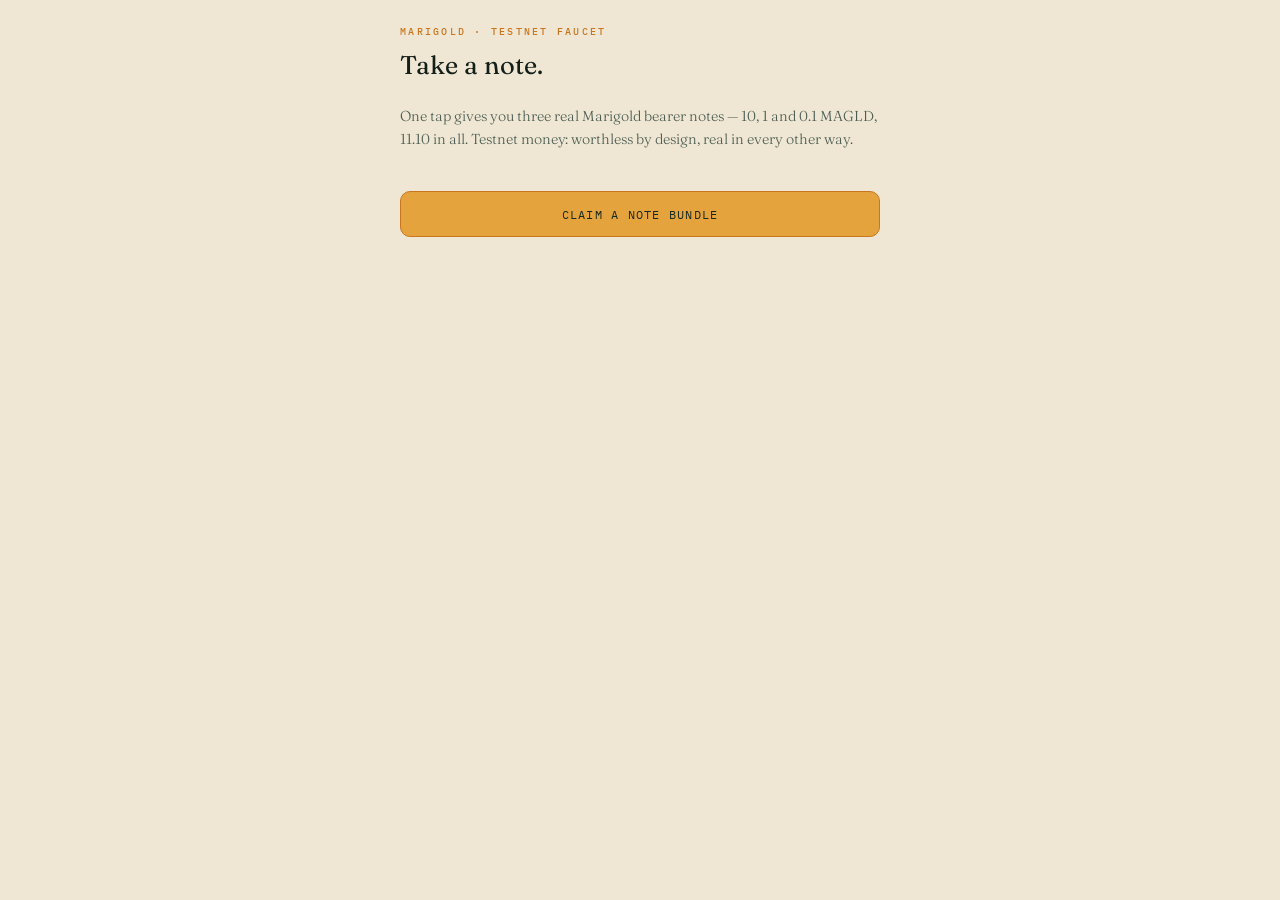
<file: app/index.html>
<!doctype html>
<!--
  Marigold — Telegram Mini App: the testnet faucet.
  =================================================

  Opened from the Marigold bot. One tap asks faucet.marigold.cash for a
  bundle of three bearer notes and shows them as QR codes and text, to be
  taken into a wallet with 'receive <code>'. The faucet does the work; this
  page is the front of it inside Telegram.

  The claim carries Telegram's launch data (initData) in a header. The faucet
  verifies it against the bot token and rate-limits per Telegram user rather
  than per IP — a phone on a carrier's network shares its address with
  thousands of others. Outside Telegram the same page works per IP.

  A wallet on the phone is a separate decision (FORK-PLAN P8.0h): mobile is a
  Telegram bot against the wallet at home. This page holds no keys and never
  did; the notes it shows are the faucet's until a wallet takes them.
-->
<meta charset="utf-8">
<meta name="viewport" content="width=device-width, initial-scale=1, viewport-fit=cover">
<meta name="robots" content="noindex, nofollow">
<title>Marigold</title>
<!--
  Link preview. The same 640x360 card registered with BotFather, so a shared
  link and the app's own listing show one image rather than two. It is a
  rendering of the note on the homepage; regenerate it from there if that
  note changes, do not redraw it.
-->
<meta property="og:title" content="Marigold — Testnet Faucet">
<meta property="og:description" content="Take a note. Three testnet bearer notes, 11.10 MAGLD, straight from Telegram.">
<meta property="og:url" content="https://marigold.cash/app/">
<meta property="og:type" content="website">
<meta property="og:image" content="https://marigold.cash/app/preview.png">
<meta property="og:image:width" content="640">
<meta property="og:image:height" content="360">
<meta name="twitter:card" content="summary_large_image">
<script src="https://telegram.org/js/telegram-web-app.js"></script>
<link href="https://fonts.googleapis.com/css2?family=Fraunces:opsz,wght@9..144,300;9..144,400;9..144,500&family=IBM+Plex+Mono:wght@400;500&display=swap" rel="stylesheet">
<style>
  :root{
    --ink:#141f19; --note:#18291f; --gold:#e4a33d; --amber:#c9761f;
    --petal:#f3cf82; --cream:#efe7d3; --moss:#9aa894; --bad:#b3402f;
  }
  *{box-sizing:border-box}
  body{
    margin:0; background:var(--cream); color:var(--ink);
    font-family:"Fraunces",serif; font-weight:300; line-height:1.6;
    padding:1.5rem 1.1rem 3rem; -webkit-text-size-adjust:100%;
  }
  main{max-width:30rem; margin:0 auto}
  .kicker{
    font-family:"IBM Plex Mono",monospace; font-size:.64rem; font-weight:500;
    letter-spacing:.22em; text-transform:uppercase; color:var(--amber);
  }
  h1{font-size:1.6rem; font-weight:400; margin:.3rem 0 1.2rem}
  .total{
    font-family:"IBM Plex Mono",monospace; font-size:2rem; font-weight:500;
    letter-spacing:-.02em; margin:.2rem 0;
  }
  .sub{color:#4a5c52; font-size:.9rem; margin:0 0 1.6rem}
  .note{
    display:flex; justify-content:space-between; align-items:baseline; gap:1rem;
    background:#fff; border:1px solid #d8cfb8; border-radius:12px;
    padding:.8rem 1rem; margin-bottom:.5rem;
  }
  .note .amt{font-family:"IBM Plex Mono",monospace; font-weight:500}
  .note .sn{
    font-family:"IBM Plex Mono",monospace; font-size:.6rem; color:var(--moss);
    overflow:hidden; text-overflow:ellipsis; white-space:nowrap; max-width:11rem;
  }
  label{display:block; font-size:.82rem; color:#4a5c52; margin:1rem 0 .35rem}
  input,textarea{
    width:100%; font-family:"IBM Plex Mono",monospace; font-size:.85rem;
    padding:.7rem .8rem; border:1px solid #d8cfb8; border-radius:10px;
    background:#fff; color:var(--ink);
  }
  textarea{min-height:7rem; resize:vertical; word-break:break-all}
  button{
    width:100%; margin-top:.9rem; padding:.85rem 1rem; border-radius:10px;
    font-family:"IBM Plex Mono",monospace; font-size:.78rem; letter-spacing:.1em;
    text-transform:uppercase; background:var(--gold); color:var(--note);
    border:1px solid var(--amber); cursor:pointer;
  }
  button.quiet{background:transparent; color:#4a5c52; border-color:#d8cfb8}
  button:disabled{opacity:.5}
  .msg{margin-top:1rem; font-size:.88rem; padding:.7rem .9rem; border-radius:10px}
  .msg.bad{background:#f7e2de; color:var(--bad)}
  .msg.ok{background:#e3ecdf; color:#2f5138}
  .hint{font-size:.78rem; color:var(--moss); margin-top:.5rem}
  hr{border:0; border-top:1px solid rgba(154,168,148,.4); margin:2rem 0}
  .card{background:#fff; border:1px solid #d8cfb8; border-radius:12px; padding:1rem; margin-bottom:.8rem}
  .card h3{font-family:"IBM Plex Mono",monospace; font-size:.9rem; font-weight:500; margin:0 0 .6rem}
  .card svg{display:block; margin:0 auto .6rem; max-width:180px; height:auto}
  .payload{font-family:"IBM Plex Mono",monospace; font-size:.66rem; word-break:break-all; background:var(--cream); border-radius:8px; padding:.6rem}
  .warn{background:#fbecd2; border:1px solid var(--gold); border-radius:10px; padding:.7rem .9rem; font-size:.88rem; margin:1rem 0}
  .how code{font-family:"IBM Plex Mono",monospace; background:#e5dcc4; border-radius:4px; padding:1px 5px; font-size:.8rem}
  .status{font-family:"IBM Plex Mono",monospace; font-size:.68rem; color:var(--moss); margin-top:1.4rem}
  [hidden]{display:none!important}
</style>
<main>
  <div class="kicker">Marigold · testnet faucet</div>
  <h1>Take a note.</h1>
  <p class="sub">One tap gives you three real Marigold bearer notes — 10, 1 and
  0.1 MAGLD, 11.10 in all. Testnet money: worthless by design, real in every
  other way.</p>

  <button id="claim">Claim a note bundle</button>
  <div id="msg" class="msg" hidden></div>

  <div class="warn" id="warn" hidden><strong>These are bearer notes.</strong>
  Whoever holds these codes owns the money. Take them into your wallet now,
  then treat this screen as spent paper.</div>
  <div id="notes"></div>

  <section class="how" id="how" hidden>
    <p class="sub">In your wallet, once it is connected: <code>receive &lt;code&gt;</code>
    for each note, <strong>the big one first</strong>. Paste the text or scan
    the QR from another screen. The wallet checks the note on the chain and
    makes it yours alone; from that moment nobody else can spend it.</p>
    <p class="hint">New here? The wallet is at
    <a href="https://github.com/marigoldcash/marigold-wallet">github.com/marigoldcash/marigold-wallet</a>.</p>
  </section>

  <p class="status" id="status"></p>
</main>
<script>
(function () {
  const tg = window.Telegram && window.Telegram.WebApp;
  if (tg) { tg.ready(); tg.expand(); }
  const FAUCET = 'https://faucet.marigold.cash';
  const $ = (id) => document.getElementById(id);
  const show = (el, on) => { el.hidden = !on; };
  function say(text, bad) {
    const box = $('msg');
    box.textContent = text;
    box.className = 'msg ' + (bad ? 'bad' : 'ok');
    show(box, true);
  }

  // Copying can fail quietly (no permission, not focused). Say what happened.
  async function copyText(text, button, payloadEl) {
    const label = button.textContent;
    const done = (t) => { button.textContent = t; setTimeout(() => { button.textContent = label; }, 1500); };
    try {
      await navigator.clipboard.writeText(text);
      done('Copied');
    } catch (_) {
      const range = document.createRange();
      range.selectNodeContents(payloadEl);
      const sel = window.getSelection();
      sel.removeAllRanges(); sel.addRange(range);
      done('Select and copy');
    }
  }

  $('claim').addEventListener('click', async () => {
    const btn = $('claim');
    btn.disabled = true; btn.textContent = 'Minting…';
    show($('msg'), false);
    try {
      const headers = {};
      // Telegram's signed launch data: lets the faucet limit per user, not per IP.
      if (tg && tg.initData) headers['X-Telegram-Init-Data'] = tg.initData;
      const res = await fetch(FAUCET + '/api/claim', { method: 'POST', headers });
      const body = await res.json();
      if (!res.ok) throw new Error(body.error || ('HTTP ' + res.status));
      const list = $('notes');
      list.innerHTML = '';
      for (const n of body.notes) {
        const card = document.createElement('div');
        card.className = 'card';
        card.innerHTML = '<h3>' + n.denomination_magld + ' MAGLD</h3>' + n.qr_svg +
          '<div class="payload"></div><button class="quiet copy">Copy code</button>';
        card.querySelector('.payload').textContent = n.payload;
        card.querySelector('.copy').addEventListener('click', (e) => {
          copyText(n.payload, e.target, card.querySelector('.payload'));
        });
        list.appendChild(card);
      }
      show($('warn'), true);
      show($('how'), true);
      btn.textContent = 'Claimed — take your notes';
      if (tg && tg.HapticFeedback) tg.HapticFeedback.notificationOccurred('success');
    } catch (e) {
      say(e.message === 'Failed to fetch' ? 'Could not reach the faucet. Try again in a moment.' : e.message, true);
      btn.disabled = false; btn.textContent = 'Claim a note bundle';
      if (tg && tg.HapticFeedback) tg.HapticFeedback.notificationOccurred('error');
    }
  });

  fetch(FAUCET + '/api/status').then(r => r.json()).then(s => {
    $('status').textContent = s.ready_bundles + ' bundles ready · ' + s.claims_served + ' claims served since restart';
  }).catch(() => {});
})();
</script>
</file>
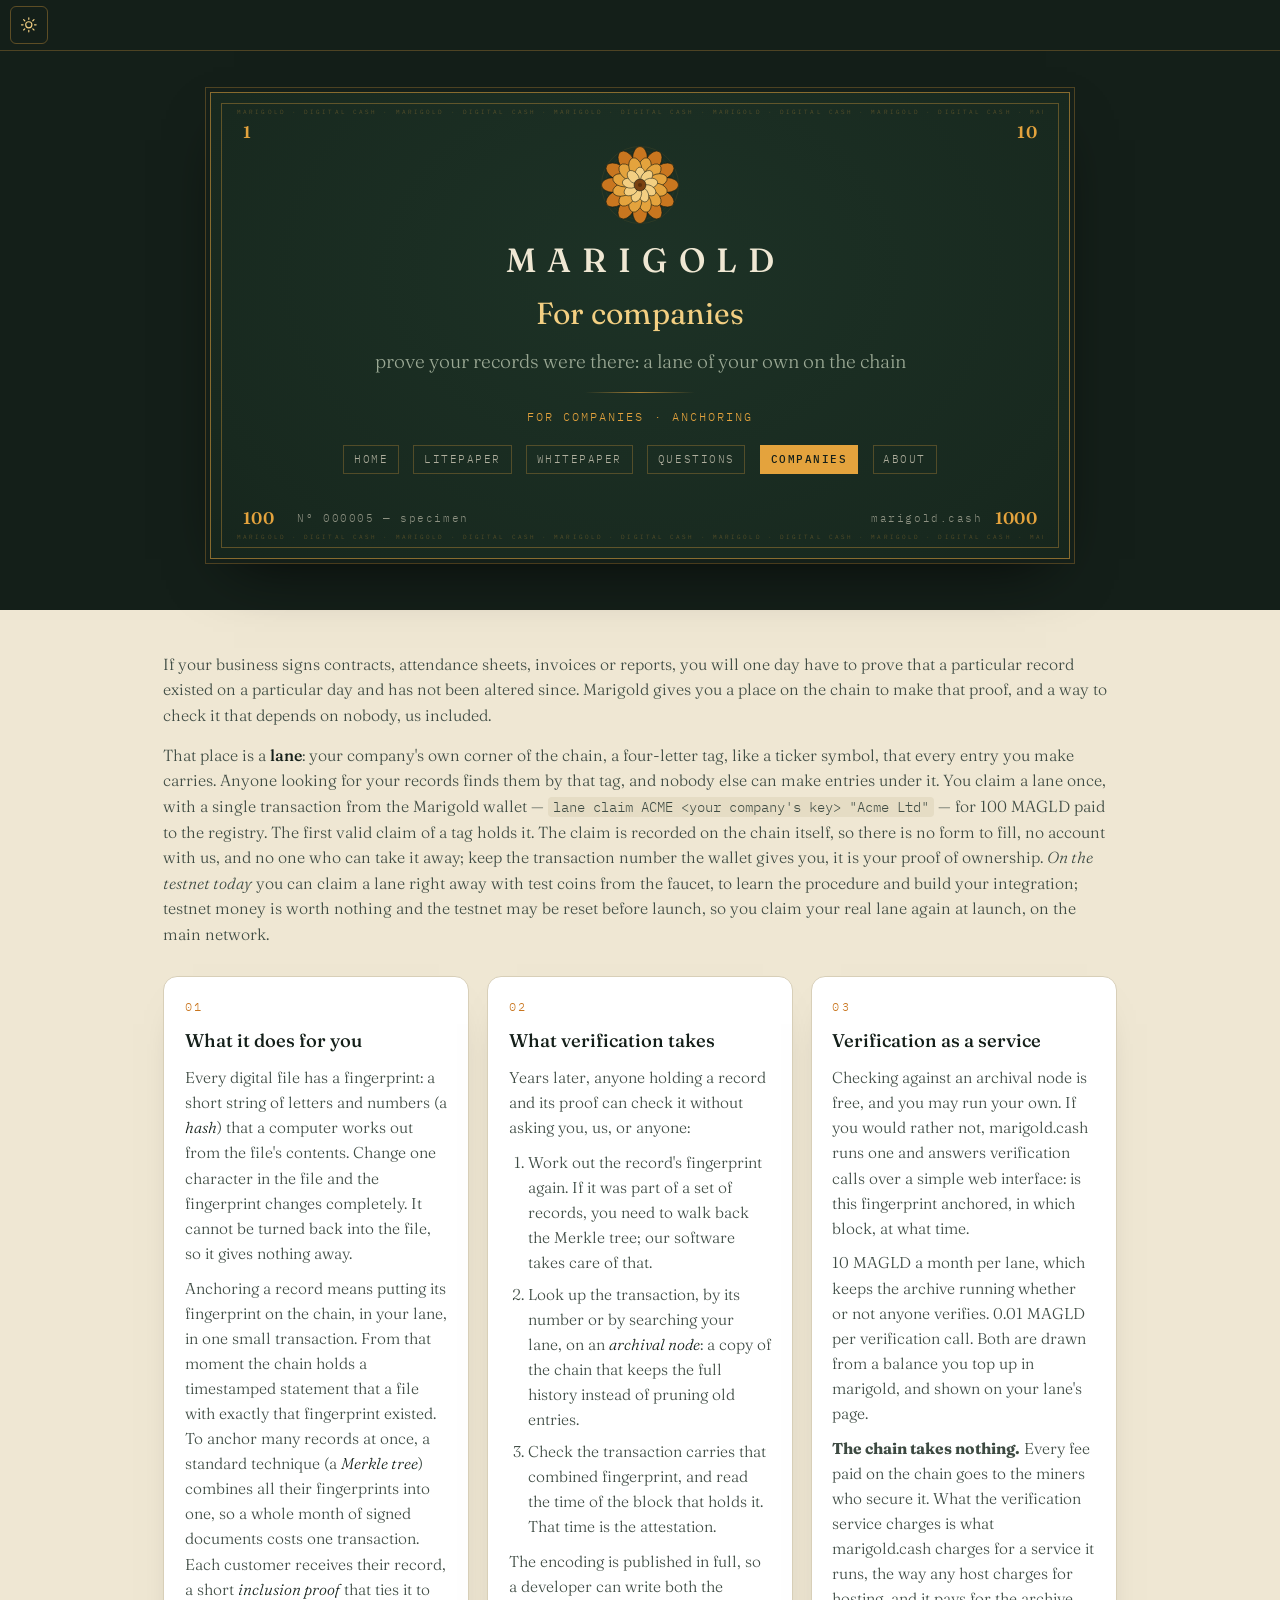
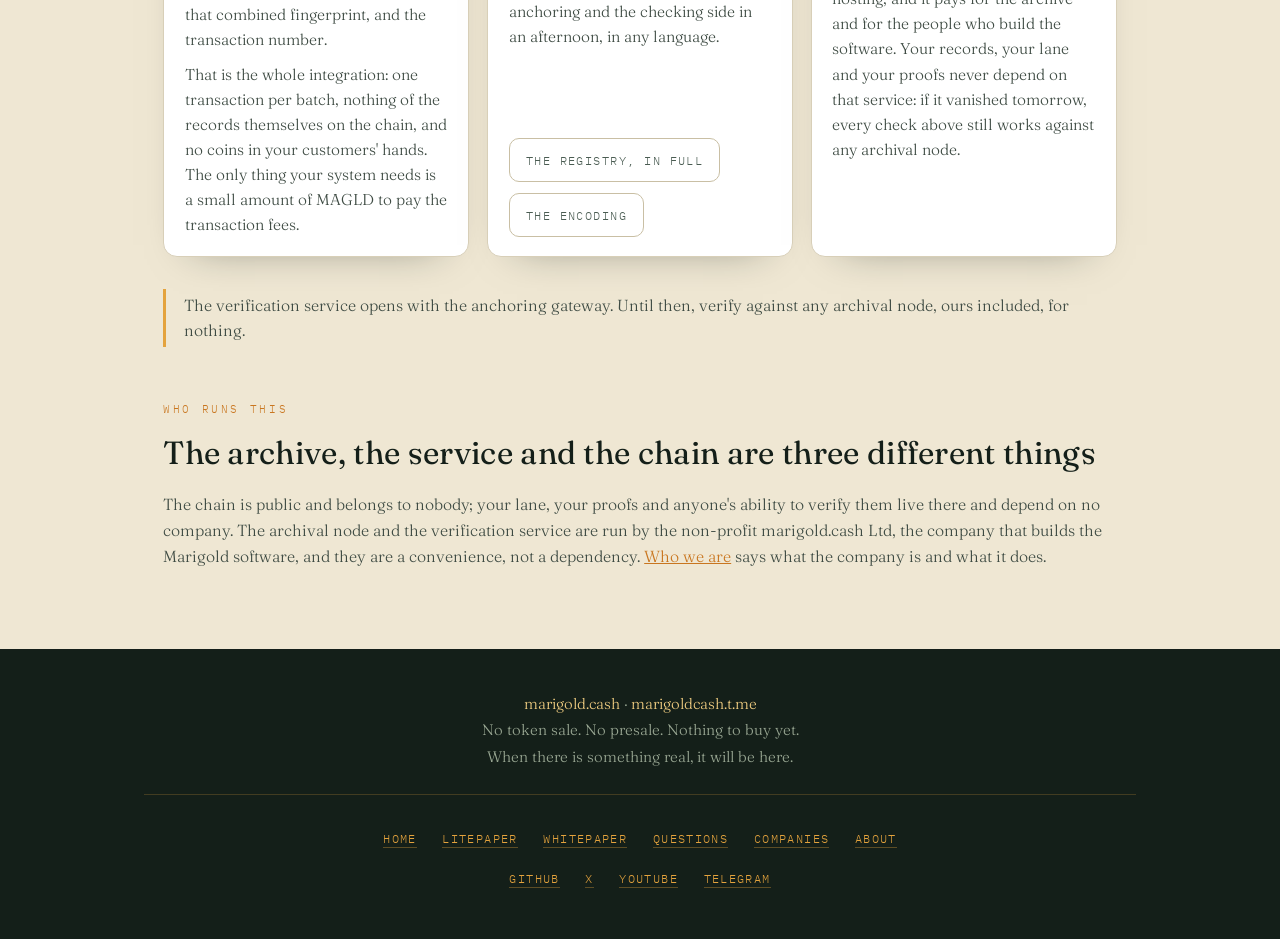
<file: companies/index.html>
<!DOCTYPE html>
<html lang="en">
<head>
<meta charset="utf-8">
<meta name="viewport" content="width=device-width, initial-scale=1">
<title>Marigold for companies — prove your records were there</title>
<meta name="description" content="A lane of your own on the Marigold chain: anchor your records' fingerprints in one transaction a batch, and let anyone verify them years later without asking you, us, or anyone.">
<meta property="og:image" content="https://marigold.cash/og.png">
<meta property="og:image:width" content="1200">
<meta property="og:image:height" content="630">
<meta property="og:image:alt" content="A Marigold specimen note: digital cash in fixed notes of 1, 10, 100 and 1,000">
<meta name="twitter:card" content="summary_large_image">
<meta name="twitter:site" content="@marigoldcash">
<meta property="og:title" content="Marigold for companies — prove your records were there">
<meta property="og:description" content="A lane of your own on the Marigold chain: anchor your records' fingerprints in one transaction a batch, and let anyone verify them years later without asking you, us, or anyone.">
<meta property="og:url" content="https://marigold.cash/companies/">
<meta property="og:type" content="website">
<link rel="preconnect" href="https://fonts.googleapis.com">
<link rel="preconnect" href="https://fonts.gstatic.com" crossorigin>
<link href="https://fonts.googleapis.com/css2?family=Fraunces:opsz,wght@9..144,300;9..144,400;9..144,500;9..144,600&family=IBM+Plex+Mono:wght@400;500&display=swap" rel="stylesheet">
<link rel="stylesheet" href="/chrome.css?v=746dca38">
<style>
  :root{
    --ink:#141f19; --note:#18291f; --note-edge:#0f1813; --gold:#e4a33d;
    --amber:#c9761f; --petal:#f3cf82; --cream:#efe7d3; --moss:#9aa894;
  }
  *{margin:0;padding:0;box-sizing:border-box}
  body{background:var(--page-bg);color:var(--page-fg);font-family:"Fraunces",serif;font-weight:300;line-height:1.6}
  /* ---------- the page under the note ---------- */
  .page{max-width:62rem;margin:0 auto;padding:0 1.2rem 1rem}
  .lede{
    max-width:40em;margin:3rem auto 2.4rem;text-align:center;
    font-size:clamp(1.15rem,2.4vw,1.4rem);line-height:1.55;color:var(--text-3);
  }
  .lede strong{font-weight:500;color:var(--page-fg)}
  .kicker{
    font-family:"IBM Plex Mono",monospace;font-size:.68rem;letter-spacing:.24em;
    text-transform:uppercase;color:var(--amber);margin:0 0 .5rem;
  }
  h2{font-size:clamp(1.5rem,3vw,2rem);font-weight:400;margin:0 0 .9rem;letter-spacing:.01em}
  section{margin-top:3.4rem;scroll-margin-top:1.5rem}
  .steps{
    counter-reset:step;
    display:grid;grid-template-columns:repeat(auto-fit,minmax(16rem,1fr));gap:1.1rem;
  }
  .step{
    counter-increment:step;
    background:var(--card);border:1px solid var(--line-2);border-radius:14px;padding:1.3rem 1.3rem 1.2rem;
    box-shadow:0 18px 40px -30px var(--shadow);
    display:flex;flex-direction:column;gap:.6rem;
  }
  .step::before{
    content:counter(step,decimal-leading-zero);
    font-family:"IBM Plex Mono",monospace;font-size:.72rem;letter-spacing:.2em;color:var(--amber);
  }
  .step h3{font-size:1.15rem;font-weight:500;margin:0}
  .step p{margin:0;color:var(--text);font-size:.98rem}
  .step .cta{margin-top:auto;padding-top:.6rem}
  .step ol{margin:0;padding-left:1.2rem;color:var(--text);font-size:.98rem;display:flex;flex-direction:column;gap:.4rem}
  .step em{font-style:italic;color:var(--page-fg)}
  pre{
    font-family:"IBM Plex Mono",monospace;font-size:.82rem;line-height:1.55;
    background:var(--note);color:var(--petal);border-radius:10px;padding:.9rem 1rem;
    overflow-x:auto;margin:.3rem 0 0;
  }
  code{font-family:"IBM Plex Mono",monospace;font-size:.88em;background:var(--line);border-radius:4px;padding:1px 5px}
  pre code{background:none;padding:0;font-size:1em}
  a{color:var(--amber)}
  a:hover{color:var(--link-hover)}
  .btn{
    display:inline-block;font-family:"IBM Plex Mono",monospace;font-size:.76rem;letter-spacing:.12em;
    text-transform:uppercase;text-decoration:none;color:var(--note-edge);background:var(--gold);
    border:1px solid var(--amber);border-radius:10px;padding:.7rem 1rem;
  }
  .btn:hover{background:#f0b45a;color:var(--note)}
  .btn.quiet{background:transparent;color:var(--text-2);border-color:var(--line-3)}
  .btn.quiet:hover{color:var(--page-fg);border-color:var(--amber)}
  .row{display:flex;flex-wrap:wrap;gap:.7rem;align-items:center}
  .dl{display:flex;flex-direction:column;gap:.6rem;margin-top:.2rem}
  .dl select{
    font-family:"IBM Plex Mono",monospace;font-size:.8rem;letter-spacing:.04em;color:var(--page-fg);
    background:var(--card);border:1px solid var(--line-3);border-radius:10px;padding:.6rem .8rem;width:100%;
  }
  .dl .btn{text-align:center}
  .dl-note{font-size:.82rem;color:var(--text-2);margin:0;min-height:1.2em}
  .unsigned{border-top:1px solid var(--line);padding-top:.6rem;font-size:.92rem;color:var(--text);display:flex;flex-direction:column;gap:.5rem}
  .unsigned[hidden]{display:none}
  .unsigned p{margin:0}
  .unsigned ol{margin:0;padding-left:1.2rem;display:flex;flex-direction:column;gap:.3rem}
  .unsigned pre{margin:0;font-size:.78rem}
  .shot{width:100%;height:auto;border:1px solid var(--line);border-radius:8px;background:var(--card)}
  details.fine{border-top:1px solid var(--line);padding-top:.5rem;font-size:.9rem;color:var(--text)}
  details.fine summary{cursor:pointer;color:var(--page-fg);font-weight:500}
  details.fine p{margin:.5rem 0 0}
  .papers{display:grid;grid-template-columns:repeat(auto-fit,minmax(15rem,1fr));gap:1.1rem}
  .paper{
    display:block;text-decoration:none;color:inherit;
    background:var(--note);border:1px solid rgba(228,163,61,.45);border-radius:14px;padding:1.4rem 1.4rem 1.3rem;
    position:relative;overflow:hidden;
  }
  .paper::before{content:"";position:absolute;inset:8px;border:1px solid rgba(228,163,61,.25);border-radius:9px;pointer-events:none}
  .paper .kicker{color:var(--gold)}
  .paper h3{color:var(--cream);font-weight:400;font-size:1.3rem;margin:0 0 .4rem}
  .paper p{color:var(--moss);margin:0;font-size:.95rem}
  .paper:hover{border-color:var(--gold)}
  .facts{
    display:grid;grid-template-columns:repeat(auto-fit,minmax(12rem,1fr));gap:1rem;
    font-family:"IBM Plex Mono",monospace;font-size:.78rem;letter-spacing:.04em;
  }
  .facts div{border-top:2px solid var(--gold);padding-top:.6rem;color:var(--text)}
  .facts b{display:block;font-size:1.25rem;font-weight:500;color:var(--page-fg);letter-spacing:0;font-family:"Fraunces",serif}
  .note-of-caution{
    margin-top:3.4rem;border-left:3px solid var(--gold);padding:.2rem 0 .2rem 1.1rem;color:var(--text);max-width:44em;
  }
  .prose{color:var(--text);display:flex;flex-direction:column;gap:.9rem}
  .prose strong{font-weight:500;color:var(--page-fg)}
  .prose ul{padding-left:1.2rem;display:flex;flex-direction:column;gap:.4rem}
</style>
</head>
<body>

<!-- chrome:header -->
<script>
  (function () {
    var t = null; try { t = localStorage.getItem("marigold-theme"); } catch (e) {}
    if (t === "dark" || t === "light") document.documentElement.setAttribute("data-theme", t);
  })();
</script>
<nav class="topbar">
  <button class="tgl" id="themeBtn" type="button" aria-pressed="false">
    <svg class="sun" viewBox="0 0 24 24" aria-hidden="true"><circle cx="12" cy="12" r="4.2"/><path d="M12 2.4v2.2M12 19.4v2.2M4.2 12H2M22 12h-2.2M6.5 6.5 4.9 4.9M19.1 19.1l-1.6-1.6M17.5 6.5l1.6-1.6M4.9 19.1l1.6-1.6"/></svg>
    <svg class="moon" viewBox="0 0 24 24" aria-hidden="true"><path d="M20 14.2A8.2 8.2 0 0 1 9.8 4 8.4 8.4 0 1 0 20 14.2Z"/></svg>
    <span class="sr" id="themeLabel">Switch between day and night</span>
  </button>
  <div class="grow"></div>
  <label class="langpick" hidden>
    <svg viewBox="0 0 24 24" aria-hidden="true"><circle cx="12" cy="12" r="9"/><path d="M3 12h18M12 3a15 15 0 0 1 0 18M12 3a15 15 0 0 0 0 18"/></svg>
    <span class="sr" id="langLabel">Language</span>
    <select id="langSel" aria-labelledby="langLabel">
      <option value="en">English</option>
      <option value="es">Español</option>
      <option value="de">Deutsch</option>
      <option value="fr">Français</option>
      <option value="it">Italiano</option>
      <option value="pt">Português</option>
      <option value="ru">Русский</option>
      <option value="zh">中文</option>
    </select>
  </label>
</nav>
<div class="sky">
  <header class="note compact" aria-label="Marigold specimen note">
    <div class="micro top" aria-hidden="true">marigold · digital cash · marigold · digital cash · marigold · digital cash · marigold · digital cash · marigold · digital cash · marigold · digital cash · marigold · digital cash · marigold · digital cash · marigold · digital cash · marigold · digital cash · marigold · digital cash · marigold · digital cash · </div>

    <span class="corner tl" aria-hidden="true">1</span>
    <span class="corner tr" aria-hidden="true">10</span>
    <span class="corner bl" aria-hidden="true">100</span>
    <span class="corner br" aria-hidden="true">1000</span>

    <div class="face">
      <img class="rosette" src="/rosette.svg" width="118" height="118" alt="Marigold flower">

      <p class="wordmark"><a href="/">Marigold</a></p>

      <h1 class="title">For companies</h1>

      <p class="tag">prove your records were there: a lane of your own on the chain</p>

      <div class="divider" aria-hidden="true"></div>

      <p class="status">For companies · anchoring</p>

      <nav class="ways" aria-label="Pages">
        <a href="/">Home</a>
        <a href="/litepaper/">Litepaper</a>
        <a href="/whitepaper/">Whitepaper</a>
        <a href="/faq/">Questions</a>
        <a aria-current="page" href="/companies/">Companies</a>
        <a href="/about/">About</a>
      </nav>
    </div>

    <div class="serial-row" aria-hidden="true">
      <span>Nº 000005 — specimen</span>
      <span>marigold.cash</span>
    </div>

    <div class="micro bottom" aria-hidden="true">marigold · digital cash · marigold · digital cash · marigold · digital cash · marigold · digital cash · marigold · digital cash · marigold · digital cash · marigold · digital cash · marigold · digital cash · marigold · digital cash · marigold · digital cash · marigold · digital cash · marigold · digital cash · </div>
  </header>
</div>
<script>
  (function () {
    var root = document.documentElement, btn = document.getElementById("themeBtn");
    var dark = function () {
      var chosen = root.getAttribute("data-theme");
      return chosen ? chosen === "dark" : window.matchMedia("(prefers-color-scheme: dark)").matches;
    };
    var apply = function () { btn.setAttribute("aria-pressed", dark() ? "true" : "false"); };
    apply();
    btn.addEventListener("click", function () {
      var next = dark() ? "light" : "dark";
      root.setAttribute("data-theme", next);
      try { localStorage.setItem("marigold-theme", next); } catch (e) {}
      apply();
    });
  })();
</script>
<!-- /chrome:header -->

<main class="page">

  <section id="anchoring" style="margin-top:2.6rem">
    <div class="prose" style="margin-bottom:1.8rem">
    <p>If your business signs contracts, attendance sheets, invoices or reports, you will one day have to prove that a particular record existed on a particular day and has not been altered since. Marigold gives you a place on the chain to make that proof, and a way to check it that depends on nobody, us included.</p>
    <p>That place is a <strong>lane</strong>: your company's own corner of the chain, a four-letter tag, like a ticker symbol, that every entry you make carries. Anyone looking for your records finds them by that tag, and nobody else can make entries under it. You claim a lane once, with a single transaction from the Marigold wallet — <code>lane claim ACME &lt;your company's key&gt; "Acme Ltd"</code> — for 100 MAGLD paid to the registry. The first valid claim of a tag holds it. The claim is recorded on the chain itself, so there is no form to fill, no account with us, and no one who can take it away; keep the transaction number the wallet gives you, it is your proof of ownership. <em>On the testnet today</em> you can claim a lane right away with test coins from the faucet, to learn the procedure and build your integration; testnet money is worth nothing and the testnet may be reset before launch, so you claim your real lane again at launch, on the main network.</p>
    </div>
    <div class="steps">
      <div class="step">
        <h3>What it does for you</h3>
        <p>Every digital file has a fingerprint: a short string of letters and numbers (a <em>hash</em>) that a computer works out from the file's contents. Change one character in the file and the fingerprint changes completely. It cannot be turned back into the file, so it gives nothing away.</p>
        <p>Anchoring a record means putting its fingerprint on the chain, in your lane, in one small transaction. From that moment the chain holds a timestamped statement that a file with exactly that fingerprint existed. To anchor many records at once, a standard technique (a <em>Merkle tree</em>) combines all their fingerprints into one, so a whole month of signed documents costs one transaction. Each customer receives their record, a short <em>inclusion proof</em> that ties it to that combined fingerprint, and the transaction number.</p>
        <p>That is the whole integration: one transaction per batch, nothing of the records themselves on the chain, and no coins in your customers' hands. The only thing your system needs is a small amount of MAGLD to pay the transaction fees.</p>
      </div>
      <div class="step">
        <h3>What verification takes</h3>
        <p>Years later, anyone holding a record and its proof can check it without asking you, us, or anyone:</p>
        <ol>
          <li>Work out the record's fingerprint again. If it was part of a set of records, you need to walk back the Merkle tree; our software takes care of that.</li>
          <li>Look up the transaction, by its number or by searching your lane, on an <em>archival node</em>: a copy of the chain that keeps the full history instead of pruning old entries.</li>
          <li>Check the transaction carries that combined fingerprint, and read the time of the block that holds it. That time is the attestation.</li>
        </ol>
        <p>The encoding is published in full, so a developer can write both the anchoring and the checking side in an afternoon, in any language.</p>
        <div class="cta row"><a class="btn quiet" href="https://github.com/marigoldcash/marigold/blob/main/docs/marigold/LANE-REGISTRY.md">The registry, in full</a><a class="btn quiet" href="https://github.com/marigoldcash/marigold/blob/main/docs/marigold/ANCHORING-GATEWAY.md">The encoding</a></div>
      </div>
      <div class="step">
        <h3>Verification as a service</h3>
        <p>Checking against an archival node is free, and you may run your own. If you would rather not, marigold.cash runs one and answers verification calls over a simple web interface: is this fingerprint anchored, in which block, at what time.</p>
        <p>10 MAGLD a month per lane, which keeps the archive running whether or not anyone verifies. 0.01 MAGLD per verification call. Both are drawn from a balance you top up in marigold, and shown on your lane's page.</p>
        <p><strong>The chain takes nothing.</strong> Every fee paid on the chain goes to the miners who secure it. What the verification service charges is what marigold.cash charges for a service it runs, the way any host charges for hosting, and it pays for the archive and for the people who build the software. Your records, your lane and your proofs never depend on that service: if it vanished tomorrow, every check above still works against any archival node.</p>
      </div>
    </div>
    <p class="note-of-caution" style="margin-top:2rem;max-width:none">The verification service opens with the anchoring gateway. Until then, verify against any archival node, ours included, for nothing.</p>
  </section>

  <section id="who">
    <p class="kicker">Who runs this</p>
    <h2>The archive, the service and the chain are three different things</h2>
    <div class="prose">
      <p>The chain is public and belongs to nobody; your lane, your proofs and anyone's ability to verify them live there and depend on no company. The archival node and the verification service are run by the non-profit marigold.cash Ltd, the company that builds the Marigold software, and they are a convenience, not a dependency. <a href="/about/">Who we are</a> says what the company is and what it does.</p>
    </div>
  </section>

</main>
<!-- chrome:footer -->
<footer class="site-foot">
  <div class="inner">
    <p class="lead">
      <a href="/">marigold.cash</a> &middot; <a href="https://marigoldcash.t.me">marigoldcash.t.me</a><br>
      No token sale. No presale. Nothing to buy yet.<br>
      When there is something real, it will be here.
    </p>
    <hr>
    <ul class="links">
      <li><a href="/">Home</a></li>
      <li><a href="/litepaper/">Litepaper</a></li>
      <li><a href="/whitepaper/">Whitepaper</a></li>
      <li><a href="/faq/">Questions</a></li>
      <li><a href="/companies/">Companies</a></li>
      <li><a href="/about/">About</a></li>
    </ul>
    <ul class="links">
      <li><a href="https://github.com/marigoldcash">GitHub</a></li>
      <li><a href="https://x.com/marigoldcash">X</a></li>
      <li><a href="https://www.youtube.com/@marigoldcash">YouTube</a></li>
      <li><a href="https://marigoldcash.t.me">Telegram</a></li>
    </ul>
  </div>
</footer>
<a class="to-top" href="#top" id="toTop" aria-label="Back to the top" hidden>
  <svg viewBox="0 0 24 24" aria-hidden="true"><path d="M12 19V5M5 12l7-7 7 7"/></svg>
</a>
<script>
  (function () {
    var b = document.getElementById("toTop"); if (!b) return;
    var show = function () { b.hidden = (window.scrollY || document.documentElement.scrollTop) < 600; };
    window.addEventListener("scroll", show, { passive: true }); show();
    b.addEventListener("click", function (e) {
      e.preventDefault();
      var smooth = !window.matchMedia("(prefers-reduced-motion: reduce)").matches;
      window.scrollTo({ top: 0, behavior: smooth ? "smooth" : "auto" });
    });
  })();
</script>
<!-- /chrome:footer -->

</body>
</html>
</file>
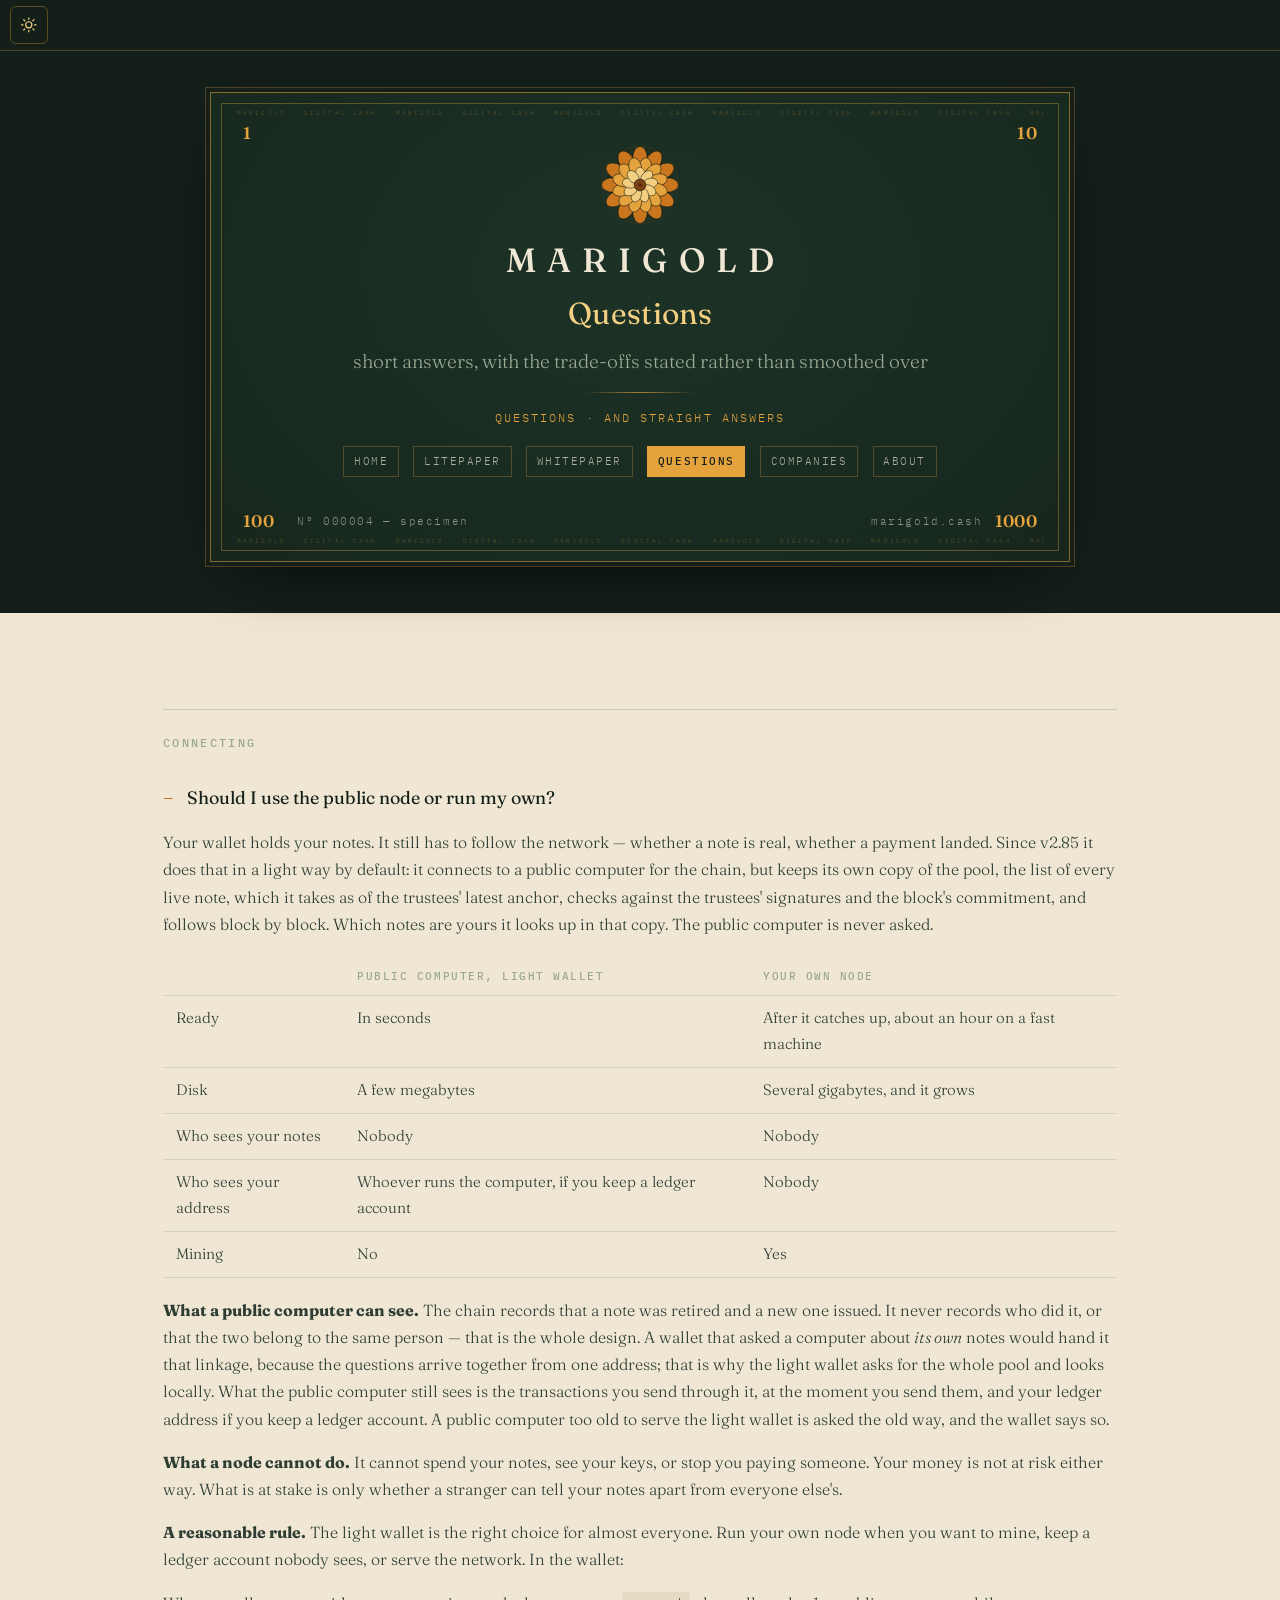
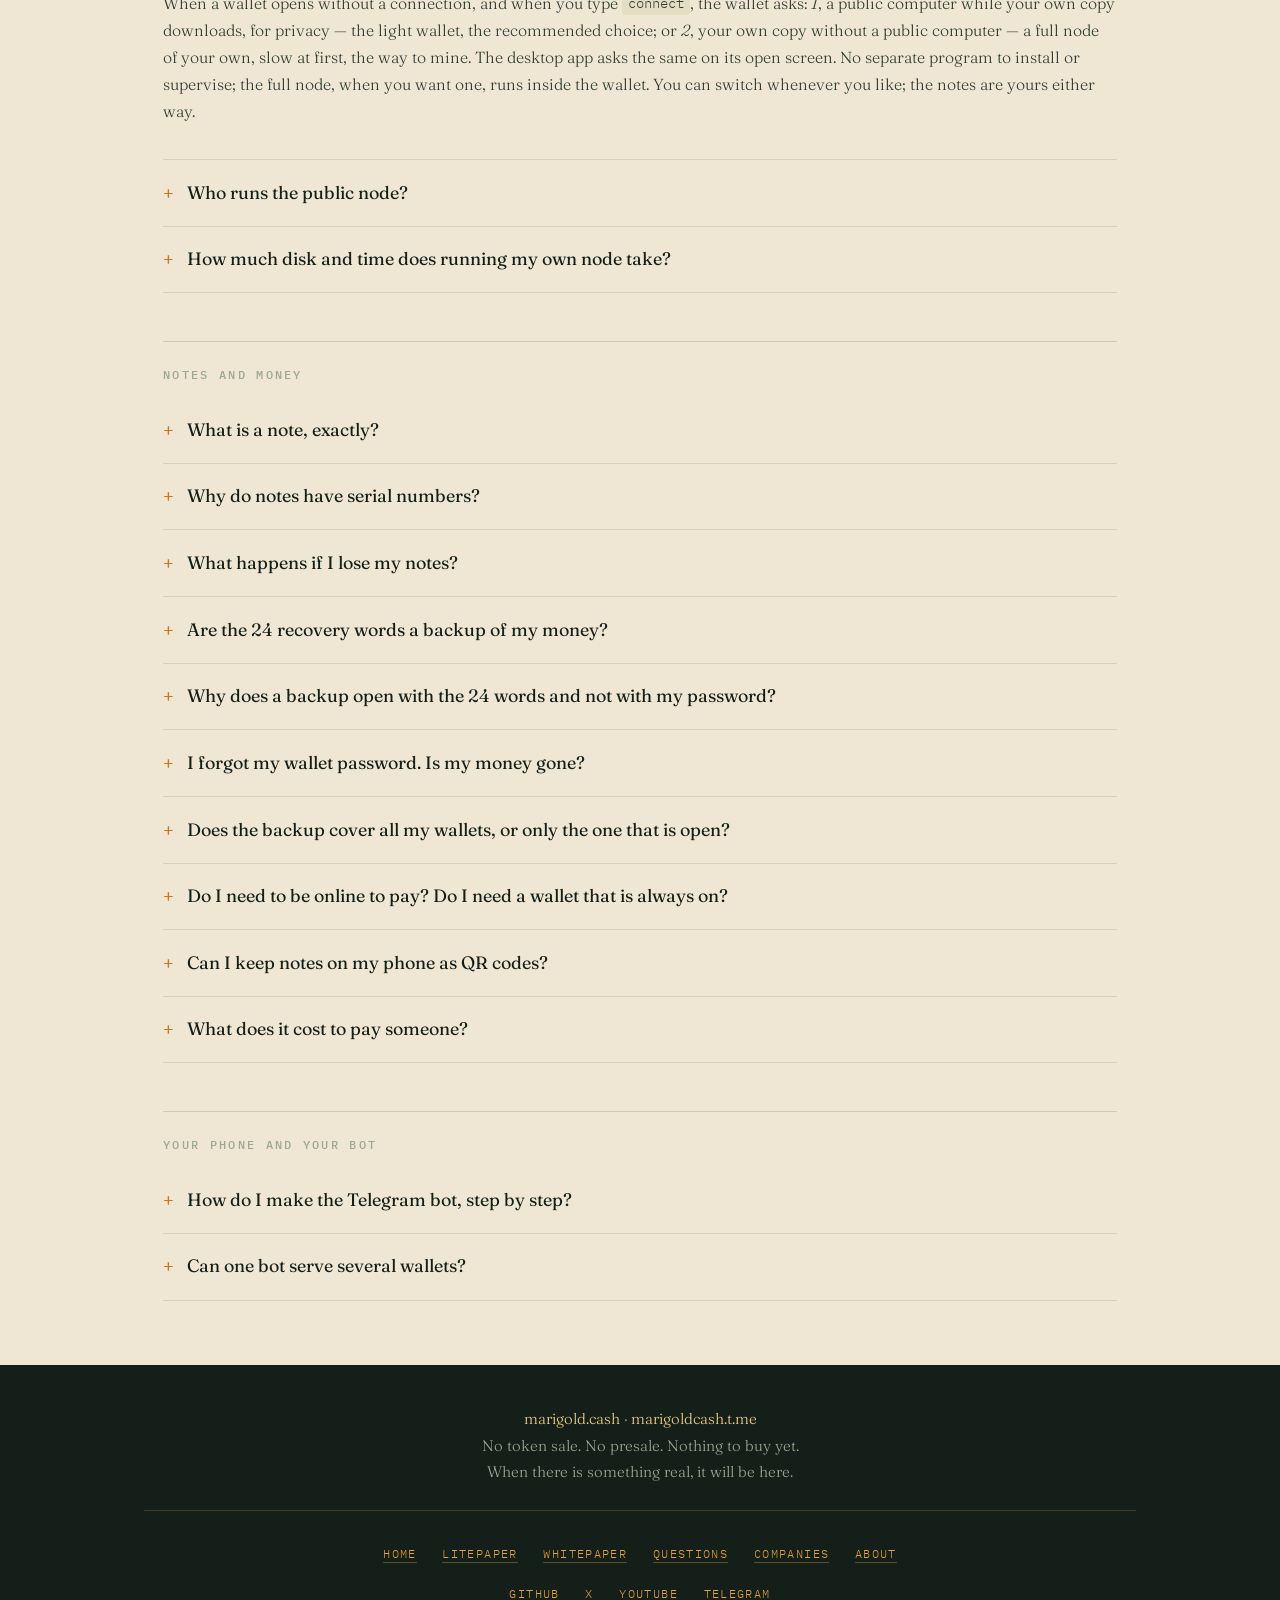
<file: faq/index.html>
<!doctype html>
<!--
  FAQ. Structured so entries can be added by copying one <details> block:
  the anchor id is what the wallet and other pages link to, so ids are
  permanent once published — change the question text freely, never the id.
-->
<meta charset="utf-8">
<meta name="viewport" content="width=device-width, initial-scale=1">
<title>Marigold — Questions</title>
<meta name="description" content="Questions about Marigold: running your own node, what a node operator can see, and what bearer notes mean for you.">
<meta property="og:title" content="Marigold — Questions">
<meta property="og:description" content="Short answers, with the trade-offs stated rather than smoothed over.">
<meta property="og:url" content="https://marigold.cash/faq/">
<meta property="og:type" content="website">
<meta property="og:image" content="https://marigold.cash/og.png">
<meta property="og:image:width" content="1200">
<meta property="og:image:height" content="630">
<meta property="og:image:alt" content="A Marigold specimen note: digital cash in fixed notes of 1, 10, 100 and 1,000">
<meta name="twitter:card" content="summary_large_image">
<meta name="twitter:site" content="@marigoldcash">
<link rel="preconnect" href="https://fonts.googleapis.com">
<link rel="preconnect" href="https://fonts.gstatic.com" crossorigin>
<link href="https://fonts.googleapis.com/css2?family=Fraunces:opsz,wght@9..144,300;9..144,400;9..144,500;9..144,600&family=IBM+Plex+Mono:wght@400;500&display=swap" rel="stylesheet">
<link rel="stylesheet" href="/chrome.css?v=746dca38">
<style>
  :root{
    --ink:#141f19; --note:#18291f; --note-edge:#0f1813; --gold:#e4a33d;
    --amber:#c9761f; --petal:#f3cf82; --cream:#efe7d3; --moss:#9aa894;
  }
  *{box-sizing:border-box}
  body{
    margin:0; background:var(--page-bg); color:var(--page-fg);
    font-family:"Fraunces",serif; font-weight:300; line-height:1.7;
    padding:0;
  }
  main{max-width:62rem; margin:0 auto; padding:3rem 1.2rem 0}
  .kicker{
    font-family:"IBM Plex Mono",monospace; font-size:.7rem; font-weight:500;
    letter-spacing:.22em; text-transform:uppercase; color:var(--amber);
    margin-bottom:.9rem;
  }
  h1{font-size:clamp(2rem,6vw,2.8rem); font-weight:400; line-height:1.15; margin:0 0 .6rem}
  .lede{color:var(--text-3); margin:0 0 2.5rem}
  h2{
    font-family:"IBM Plex Mono",monospace; font-size:.72rem; font-weight:500;
    letter-spacing:.2em; text-transform:uppercase; color:var(--moss);
    margin:3rem 0 .8rem; border-top:1px solid var(--hair-2); padding-top:1.4rem;
  }
  details{border-bottom:1px solid var(--hair); padding:1.1rem 0}
  summary{
    cursor:pointer; font-size:1.12rem; font-weight:400; list-style:none;
    display:flex; gap:.8rem; align-items:baseline;
  }
  summary::-webkit-details-marker{display:none}
  summary::before{content:"+"; color:var(--amber); font-family:"IBM Plex Mono",monospace; flex:none}
  details[open] summary::before{content:"\2212"}
  details > *:not(summary){color:var(--text-3)}
  details p:first-of-type{margin-top:1rem}
  code{
    font-family:"IBM Plex Mono",monospace; font-size:.85em;
    background:var(--code-bg); padding:.15em .45em; border-radius:4px;
  }
  table{border-collapse:collapse; width:100%; margin:1.2rem 0; font-size:.95rem}
  th,td{text-align:left; padding:.6rem .8rem; border-bottom:1px solid var(--hair); vertical-align:top}
  th{font-family:"IBM Plex Mono",monospace; font-size:.68rem; letter-spacing:.14em;
     text-transform:uppercase; color:var(--moss); font-weight:500}
  a{color:var(--amber)}
  footer{margin-top:4rem; font-family:"IBM Plex Mono",monospace; font-size:.72rem;
         letter-spacing:.06em; color:var(--moss)}
</style>
<!-- chrome:header -->
<script>
  (function () {
    var t = null; try { t = localStorage.getItem("marigold-theme"); } catch (e) {}
    if (t === "dark" || t === "light") document.documentElement.setAttribute("data-theme", t);
  })();
</script>
<nav class="topbar">
  <button class="tgl" id="themeBtn" type="button" aria-pressed="false">
    <svg class="sun" viewBox="0 0 24 24" aria-hidden="true"><circle cx="12" cy="12" r="4.2"/><path d="M12 2.4v2.2M12 19.4v2.2M4.2 12H2M22 12h-2.2M6.5 6.5 4.9 4.9M19.1 19.1l-1.6-1.6M17.5 6.5l1.6-1.6M4.9 19.1l1.6-1.6"/></svg>
    <svg class="moon" viewBox="0 0 24 24" aria-hidden="true"><path d="M20 14.2A8.2 8.2 0 0 1 9.8 4 8.4 8.4 0 1 0 20 14.2Z"/></svg>
    <span class="sr" id="themeLabel">Switch between day and night</span>
  </button>
  <div class="grow"></div>
  <label class="langpick" hidden>
    <svg viewBox="0 0 24 24" aria-hidden="true"><circle cx="12" cy="12" r="9"/><path d="M3 12h18M12 3a15 15 0 0 1 0 18M12 3a15 15 0 0 0 0 18"/></svg>
    <span class="sr" id="langLabel">Language</span>
    <select id="langSel" aria-labelledby="langLabel">
      <option value="en">English</option>
      <option value="es">Español</option>
      <option value="de">Deutsch</option>
      <option value="fr">Français</option>
      <option value="it">Italiano</option>
      <option value="pt">Português</option>
      <option value="ru">Русский</option>
      <option value="zh">中文</option>
    </select>
  </label>
</nav>
<div class="sky">
  <header class="note compact" aria-label="Marigold specimen note">
    <div class="micro top" aria-hidden="true">marigold · digital cash · marigold · digital cash · marigold · digital cash · marigold · digital cash · marigold · digital cash · marigold · digital cash · marigold · digital cash · marigold · digital cash · marigold · digital cash · marigold · digital cash · marigold · digital cash · marigold · digital cash · </div>

    <span class="corner tl" aria-hidden="true">1</span>
    <span class="corner tr" aria-hidden="true">10</span>
    <span class="corner bl" aria-hidden="true">100</span>
    <span class="corner br" aria-hidden="true">1000</span>

    <div class="face">
      <img class="rosette" src="/rosette.svg" width="118" height="118" alt="Marigold flower">

      <p class="wordmark"><a href="/">Marigold</a></p>

      <h1 class="title">Questions</h1>

      <p class="tag">short answers, with the trade-offs stated rather than smoothed over</p>

      <div class="divider" aria-hidden="true"></div>

      <p class="status">Questions · and straight answers</p>

      <nav class="ways" aria-label="Pages">
        <a href="/">Home</a>
        <a href="/litepaper/">Litepaper</a>
        <a href="/whitepaper/">Whitepaper</a>
        <a aria-current="page" href="/faq/">Questions</a>
        <a href="/companies/">Companies</a>
        <a href="/about/">About</a>
      </nav>
    </div>

    <div class="serial-row" aria-hidden="true">
      <span>Nº 000004 — specimen</span>
      <span>marigold.cash</span>
    </div>

    <div class="micro bottom" aria-hidden="true">marigold · digital cash · marigold · digital cash · marigold · digital cash · marigold · digital cash · marigold · digital cash · marigold · digital cash · marigold · digital cash · marigold · digital cash · marigold · digital cash · marigold · digital cash · marigold · digital cash · marigold · digital cash · </div>
  </header>
</div>
<script>
  (function () {
    var root = document.documentElement, btn = document.getElementById("themeBtn");
    var dark = function () {
      var chosen = root.getAttribute("data-theme");
      return chosen ? chosen === "dark" : window.matchMedia("(prefers-color-scheme: dark)").matches;
    };
    var apply = function () { btn.setAttribute("aria-pressed", dark() ? "true" : "false"); };
    apply();
    btn.addEventListener("click", function () {
      var next = dark() ? "light" : "dark";
      root.setAttribute("data-theme", next);
      try { localStorage.setItem("marigold-theme", next); } catch (e) {}
      apply();
    });
  })();
</script>
<!-- /chrome:header -->
<main>

  <h2>Connecting</h2>

  <details id="public-or-local" open>
    <summary>Should I use the public node or run my own?</summary>
    <p>Your wallet holds your notes. It still has to follow the network — whether
    a note is real, whether a payment landed. Since v2.85 it does that in a
    light way by default: it connects to a public computer for the chain, but
    keeps its own copy of the pool, the list of every live note, which it takes
    as of the trustees' latest anchor, checks against the trustees' signatures
    and the block's commitment, and follows block by block. Which notes are
    yours it looks up in that copy. The public computer is never asked.</p>

    <table>
      <tr><th></th><th>Public computer, light wallet</th><th>Your own node</th></tr>
      <tr><td>Ready</td><td>In seconds</td><td>After it catches up, about an hour on a fast machine</td></tr>
      <tr><td>Disk</td><td>A few megabytes</td><td>Several gigabytes, and it grows</td></tr>
      <tr><td>Who sees your notes</td><td>Nobody</td><td>Nobody</td></tr>
      <tr><td>Who sees your address</td><td>Whoever runs the computer, if you keep a ledger account</td><td>Nobody</td></tr>
      <tr><td>Mining</td><td>No</td><td>Yes</td></tr>
    </table>

    <p><strong>What a public computer can see.</strong> The chain records
    that a note was retired and a new one issued. It never records who did it,
    or that the two belong to the same person — that is the whole design. A
    wallet that asked a computer about <em>its own</em> notes would hand it that
    linkage, because the questions arrive together from one address; that is
    why the light wallet asks for the whole pool and looks locally. What the
    public computer still sees is the transactions you send through it, at the
    moment you send them, and your ledger address if you keep a ledger account.
    A public computer too old to serve the light wallet is asked the old way,
    and the wallet says so.</p>

    <p><strong>What a node cannot do.</strong> It cannot spend your notes, see
    your keys, or stop you paying someone. Your money is not at risk either way.
    What is at stake is only whether a stranger can tell your notes apart from
    everyone else's.</p>

    <p><strong>A reasonable rule.</strong> The light wallet is the right choice
    for almost everyone. Run your own node when you want to mine, keep a ledger
    account nobody sees, or serve the network. In the wallet:</p>

    <p>When a wallet opens without a connection, and when you type
    <code>connect</code>, the wallet asks: <em>1</em>, a public computer while
    your own copy downloads, for privacy — the light wallet, the recommended
    choice; or <em>2</em>, your own copy without a public computer — a full
    node of your own, slow at first, the way to mine. The desktop app asks the
    same on its open screen. No separate program to install or supervise; the
    full node, when you want one, runs inside the wallet. You can switch
    whenever you like; the notes are yours either way.</p>
  </details>

  <details id="who-runs-public">
    <summary>Who runs the public node?</summary>
    <p>We do. It is the same machine that runs one of the network's seed nodes,
    and it can see exactly what the answer above describes: the address you
    connect from, and which notes your wallet asks about.</p>
    <p>We would rather say that plainly than have you assume a public node is
    neutral. It is not — no node is. That is why the wallet can run its own.</p>
  </details>

  <details id="node-cost">
    <summary>How much disk and time does running my own node take?</summary>
    <p>Several gigabytes, growing as the chain does, and the first run has to
    download and verify the chain before your balance is accurate. You can keep
    using the wallet while it catches up; figures will be incomplete until it
    has.</p>
    <p>It lives beside your wallet files, so deleting your Marigold directory
    removes both — you will not be left with gigabytes you cannot account for.</p>
  </details>

  <h2>Notes and money</h2>

  <details id="what-is-a-note">
    <summary>What is a note, exactly?</summary>
    <p>A key that is worth a fixed amount. Not a balance in an account — an
    object you hold, like a banknote. Holding the key <em>is</em> owning the
    money, and handing the key over <em>is</em> paying someone. There is no
    sender, no receiver and no account anywhere in it.</p>
    <p>Notes come in fixed sizes — 0.01, 0.1, 1, 10, 100 and up — so one 10
    MAGLD note looks exactly like every other 10 MAGLD note.</p>
  </details>

  <details id="why-serial-numbers">
    <summary>Why do notes have serial numbers?</summary>
    <p>A note is a value, a key, and a serial number. The key says who may
    spend it. The serial says <em>which</em> note it is — and something has to,
    because one key can hold several notes of the same size, like several
    ten-dollar bills in the same pocket. Without a serial the system could not
    tell them apart, could not prove that <em>this</em> note still exists when
    someone hands it to you, and could not stop a used payment from being
    replayed against a new note on the same key.</p>
    <p>The serial is not a number anyone hands out. It is computed from the
    transaction that created the note, the way a receipt number comes from the
    till, so there is no counter and no register of serials anywhere. And it
    does not follow the money: every payment retires the old serial and gives
    the new note a fresh one, so a note's serial says nothing about where it
    has been. It is the name of the note for as long as that note exists, and
    nothing more.</p>
  </details>

  <details id="lost-notes">
    <summary>What happens if I lose my notes?</summary>
    <p>They are gone. This is the part of bearer money that has no soft edge:
    there is no recovery, no support line, no way to reverse it, exactly as with
    a banknote you drop in the street.</p>
    <p>So keep a backup — the wallet can keep one for you, see the answers
    below — and please read them rather than assuming it works the way other
    wallets do. It does not.</p>
  </details>

  <details id="words-are-not-a-backup">
    <summary>Are the 24 recovery words a backup of my money?</summary>
    <p><strong>No — and this is something you really must understand about
    Marigold.</strong></p>

    <p>In most crypto wallets a recovery phrase <em>is</em> the money: type the
    words into a new device and every coin reappears, because the coins are
    entries on a ledger and the phrase derives the keys that claim them.</p>

    <p>Marigold does not work like that. Every note is its own independent
    secret. Nothing derives them, because if anything could, they would not be
    bearer instruments. The notes are <strong>files</strong> in your wallet. The
    words unlock those files — they are not a copy of them.</p>

    <table>
      <tr><th>What you have</th><th>What you can recover</th></tr>
      <tr><td>A backup + the 24 words</td><td>Everything</td></tr>
      <tr><td>A backup + your wallet password</td><td><strong>Nothing.</strong> A backup never opens with the password (see the next answer)</td></tr>
      <tr><td>The 24 words alone</td><td><strong>Nothing.</strong> A key to notes that are not there</td></tr>
      <tr><td>A backup alone, no words</td><td><strong>Nothing.</strong> Files nothing opens</td></tr>
    </table>

    <p>So you need <strong>both</strong>, and they should not share a fate. Keep
    a copy of the wallet's files somewhere the original disk failing will not take
    with it, and keep the words somewhere separate — a fire that reaches one
    should not reach the other.</p>

    <p>In the wallet, <code>backup</code> writes the encrypted backup to a file
    and <code>telegram backup</code> has the wallet keep one current in your
    Telegram chat by itself. Both cover every wallet on your computer, each
    sealed with its own 24 words. Restoring takes the backup and the words:
    <code>wallet restore &lt;file&gt;</code> or <code>telegram
    restore</code>, then the 24 words of each wallet you want back at the
    prompt.</p>
  </details>

  <details id="backup-words-not-password">
    <summary>Why does a backup open with the 24 words and not with my password?</summary>
    <p>Because a backup lives on servers you do not control — Telegram, a cloud
    drive, a USB stick in a drawer — where whoever holds a copy can attack it
    offline, at leisure, for as long as they like.</p>
    <p>Your wallet password is something you type every day and chose to be
    able to remember. That makes it, by construction, not random, and a
    not-random secret is what an unhurried attacker brute-forces. The 24 words
    are 256 bits that nobody chose; they cannot be guessed. So every backup the
    wallet makes — the file from <code>backup</code> and the copies it posts to
    Telegram — is sealed to a key derived from the words, and the password
    never opens one. Since October 2026 a backup holds every wallet on the
    computer, and each wallet's part is sealed to a public key its own words
    name, so each part opens with its own words alone — never with another
    wallet's.</p>
    <p>That is why the wallet shows you the words when it is created, explains
    them, and asks you for two of them by number before it lets you go on. Write
    them on paper and keep it somewhere a fire that reaches your computer will
    not reach, or keep them in your password manager — the wallet prints them
    so they copy clean. Never as a screenshot or a photo: those end up in a
    photo library and its cloud backup, unencrypted, often on every device in
    the family.</p>
    <p>The automatic backup, plainly: after you run <code>telegram backup</code>
    once, the wallet posts an encrypted copy of every wallet on the computer
    into your bot's chat and keeps it current while it is open — a full copy every day, the changes
    within minutes of a payment, silently, only the last two full copies
    kept in the chat. To restore on a new machine, run
    <code>telegram restore</code> there, forward the bot everything from
    the last dashed line in the chat to the end, and give the words of the
    wallet you want back; do it once per wallet.</p>
  </details>

  <details id="forgot-password">
    <summary>I forgot my wallet password. Is my money gone?</summary>
    <p>No. Your money is sealed with your 24 words; the password only guards
    the wallet on this computer. Close the wallet and type
    <code>wallet password reset &lt;name&gt;</code> in the terminal wallet. It
    asks for the 24 words, checks them against the wallet, asks for a new
    password, and leaves your notes exactly as they were. The old keys file
    stays beside the wallet in case the old password comes back to you.</p>
    <p>To change a password you still know, open the wallet and type
    <code>wallet password</code>. Backups are never affected either way: they
    are sealed with the words, not the password.</p>
  </details>

  <details id="backup-covers-every-wallet">
    <summary>Does the backup cover all my wallets, or only the one that is open?</summary>
    <p>All of them, since October 2026. A wallet you put aside and never open
    is exactly the one a dead disk would take for good, so whichever wallet is
    open backs up every wallet in the folder: its own files and the others'.</p>
    <p>Each wallet's part is sealed to a public key that its own 24 words name;
    the matching private key is never written anywhere, and the public one sits
    beside the wallet as <code>backup.pub</code>. That is what lets a closed
    wallet be backed up without its words or its password being around, and it
    keeps the promise that a wallet's words open that wallet and no other. The
    backup names its wallets in the clear, so the restore can ask for the right
    words; what is inside stays sealed.</p>
    <p>A wallet made before this change has no such key until it is opened once
    with its password — the wallet says so — or until you type its 24 words
    once: at <code>open</code> the wallet lists the wallets still waiting,
    explains why, and asks (Enter skips one for now, <code>never</code> leaves
    it out; <code>telegram cover</code> asks again). The words are checked
    against one of that wallet's notes before anything is written. The desktop
    wallet has the same box on its Backup tab. <code>telegram</code> shows
    which wallets are covered and which are waiting.</p>
  </details>

  <details id="offline-payments">
    <summary>Do I need to be online to pay? Do I need a wallet that is always on?</summary>
    <p>No, and no. Bitcoin can be kept offline as a QR code, but it cannot be
    spent that way: paying with it means broadcasting a transaction, so somebody
    has to be online, and a wallet that is never online cannot pay.</p>
    <p>A Marigold note is the key itself. It can pass from hand to hand offline,
    exactly like a banknote — printed, texted, shown as a QR code — and the
    network is touched only when the new holder decides to swap the lock, which
    they can do whenever they next have a connection. Nothing about paying
    requires your wallet to be connected at that moment, or to be permanently
    online at all.</p>
  </details>

  <details id="notes-on-a-phone">
    <summary>Can I keep notes on my phone as QR codes?</summary>
    <p>Yes, and it is worth being clear about what that is. Marigold has no
    standalone phone app on purpose: the full wallet runs on a computer or a
    server you control. Your phone can still be used in two ways — as a remote
    control through Telegram, with the wallet open on a connected machine, or
    simply as a place to keep pictures of note QR codes, the way you keep
    banknotes in a wallet.</p>
    <p>A note is a key, and a QR code of that key <em>is</em> the money. Anyone
    who sees, copies or scans the picture can claim the note by putting their
    own lock on it. So treat those pictures exactly like cash: not in a shared
    album, not in a chat, not on a screen someone else can photograph.</p>
  </details>

  <details id="cost-to-pay">
    <summary>What does it cost to pay someone?</summary>
    <p>0.01 MAGLD — one hundredth of a coin — for any everyday payment, however
    much you are sending. The fee is a single small note handed over with the
    payment, so a coffee and a car cost the same to move. Only unusually large
    operations, bundling dozens of notes at once, step up to two or three
    hundredths.</p>
    <p>And when a hundredth of a coin stops being small change? The smallest
    note is 0.01 MAGLD and the fee is one such note. Should 1 MAGLD come to be
    worth more than about a dollar, the plan on record is to add a 0.001 note
    (or smaller) by a network upgrade and make the fee that new smallest note.
    Every existing note stays exactly as it is; the table of note sizes has
    room reserved for the new rung. The ladder does not start at a petal
    because every note size is a separate key to rotate on every payment —
    cash stops at the cent for the same reason.</p>
</details>

  <h2>Your phone and your bot</h2>

  <details id="make-the-bot">
    <summary>How do I make the Telegram bot, step by step?</summary>
    <p>Ten minutes, once. You make a bot of your own in Telegram, hand its
    token to your wallet, and pair the two with a code. From then on your
    phone is a remote control for the wallet at home, and the bot's chat holds
    your backup. Nothing of ours is in between.</p>
    <ol>
      <li><strong>Open Telegram</strong> on your phone (or the desktop app) and
      search for <code>BotFather</code>. Pick the one with the blue verified
      tick, <code>@BotFather</code>. Tap <em>Start</em>.</li>
      <li>Send it <code>/newbot</code>.</li>
      <li>It asks for a <strong>name</strong>: anything you like, this is what
      the chat is called. For example <code>Dom's Marigold</code>. Send it.</li>
      <li>It asks for a <strong>username</strong>: letters, digits and
      underscores, it must end in <code>bot</code>, and it has to be one
      nobody has taken. For example <code>dom_marigold_bot</code>. If
      BotFather says it is taken, try another. Send it.</li>
      <li>BotFather answers <em>Done! Congratulations on your new bot</em> and
      shows a <strong>token</strong>, a line like
      <code>8012345678:AAHx…</code>. Tap it to copy it. <strong>Treat the
      token like a password:</strong> whoever has it can talk to your wallet
      through the bot. Do not paste it in any chat.</li>
      <li><strong>Give the token to your wallet.</strong> Terminal wallet: with
      the wallet open, type <code>telegram link</code> followed by a space and
      the token. Desktop wallet: Backup tab, paste the token into <em>Bot
      token</em>. Either way the wallet asks for a <strong>PIN</strong>: four
      digits or more, something you will type on the phone before the bot
      pays. It is not your wallet password. Type it twice.</li>
      <li>The wallet shows a line like <code>/start 482913</code>. <strong>Back
      in Telegram</strong>, open your new bot: tap the link BotFather showed
      (<code>t.me/dom_marigold_bot</code>) or search for its username. Tap
      <em>Start</em>, then send it that line, <code>/start 482913</code>,
      within fifteen minutes. The bot replies <em>Paired</em> and shows its
      keyboard: Balance, Pay, Request and the rest.</li>
      <li><strong>Turn on two-step verification in Telegram</strong>: Settings
      → Privacy and Security → Two-Step Verification. That Telegram account can
      move money now, and Telegram accounts recover by SMS otherwise.</li>
      <li>The wallet now asks, once, whether to <strong>back itself up
      automatically</strong> to the bot's chat — in the terminal at the next
      <code>open</code>, in the desktop wallet as a banner. Say yes. It posts
      an encrypted full copy and keeps it current by itself; it opens with
      your 24 words and nothing else.</li>
    </ol>
    <p>Afterwards: <code>telegram</code> in the terminal shows where things
    stand — who the bot is paired with, the daily limit (<code>telegram limit
    &lt;amount&gt;</code> changes it), and the state of the backup. The bot
    answers as long as your wallet is running, in the terminal, in the desktop
    app, or as a service. If the token ever leaks, send BotFather
    <code>/revoke</code>, pick the bot, and <code>telegram link</code> again
    with the new token; the old one stops working at once.</p>
  </details>

  <details id="one-bot-several-wallets">
    <summary>Can one bot serve several wallets?</summary>
    <p>Yes, for wallets on the same computer, opened one at a time. Telegram
    allows twenty bots per account, so a bot per wallet would not scale; link
    each wallet to the same token with <code>telegram link</code> and the bot
    follows whichever wallet is open. Two wallets open at once with the same
    bot are told so and take turns: a bot has one listener.</p>
    <p>The backups need nothing more: every backup covers every wallet on the
    computer (see above), so whichever wallet is open keeps the one chat
    current for all of them. Answering is the one thing kept apart — a
    payment code in a chat should come from one wallet — so the bot's private
    chat answers for the wallet that paired first, and a second wallet is told,
    when it pairs, that the bot can answer it in a group of its own if you want
    that: make a group, add the bot, then <code>telegram home
    &lt;group id&gt;</code> in that wallet. The backups then go to that group
    too, with every wallet in them, and the restore stays "forward everything
    from the last dashed line in this chat". Make the bot an admin of the
    group and it can tidy old copies there at any age.</p>
  </details>

</main>
<!-- chrome:footer -->
<footer class="site-foot">
  <div class="inner">
    <p class="lead">
      <a href="/">marigold.cash</a> &middot; <a href="https://marigoldcash.t.me">marigoldcash.t.me</a><br>
      No token sale. No presale. Nothing to buy yet.<br>
      When there is something real, it will be here.
    </p>
    <hr>
    <ul class="links">
      <li><a href="/">Home</a></li>
      <li><a href="/litepaper/">Litepaper</a></li>
      <li><a href="/whitepaper/">Whitepaper</a></li>
      <li><a href="/faq/">Questions</a></li>
      <li><a href="/companies/">Companies</a></li>
      <li><a href="/about/">About</a></li>
    </ul>
    <ul class="links">
      <li><a href="https://github.com/marigoldcash">GitHub</a></li>
      <li><a href="https://x.com/marigoldcash">X</a></li>
      <li><a href="https://www.youtube.com/@marigoldcash">YouTube</a></li>
      <li><a href="https://marigoldcash.t.me">Telegram</a></li>
    </ul>
  </div>
</footer>
<a class="to-top" href="#top" id="toTop" aria-label="Back to the top" hidden>
  <svg viewBox="0 0 24 24" aria-hidden="true"><path d="M12 19V5M5 12l7-7 7 7"/></svg>
</a>
<script>
  (function () {
    var b = document.getElementById("toTop"); if (!b) return;
    var show = function () { b.hidden = (window.scrollY || document.documentElement.scrollTop) < 600; };
    window.addEventListener("scroll", show, { passive: true }); show();
    b.addEventListener("click", function (e) {
      e.preventDefault();
      var smooth = !window.matchMedia("(prefers-reduced-motion: reduce)").matches;
      window.scrollTo({ top: 0, behavior: smooth ? "smooth" : "auto" });
    });
  })();
</script>
<!-- /chrome:footer -->
</file>
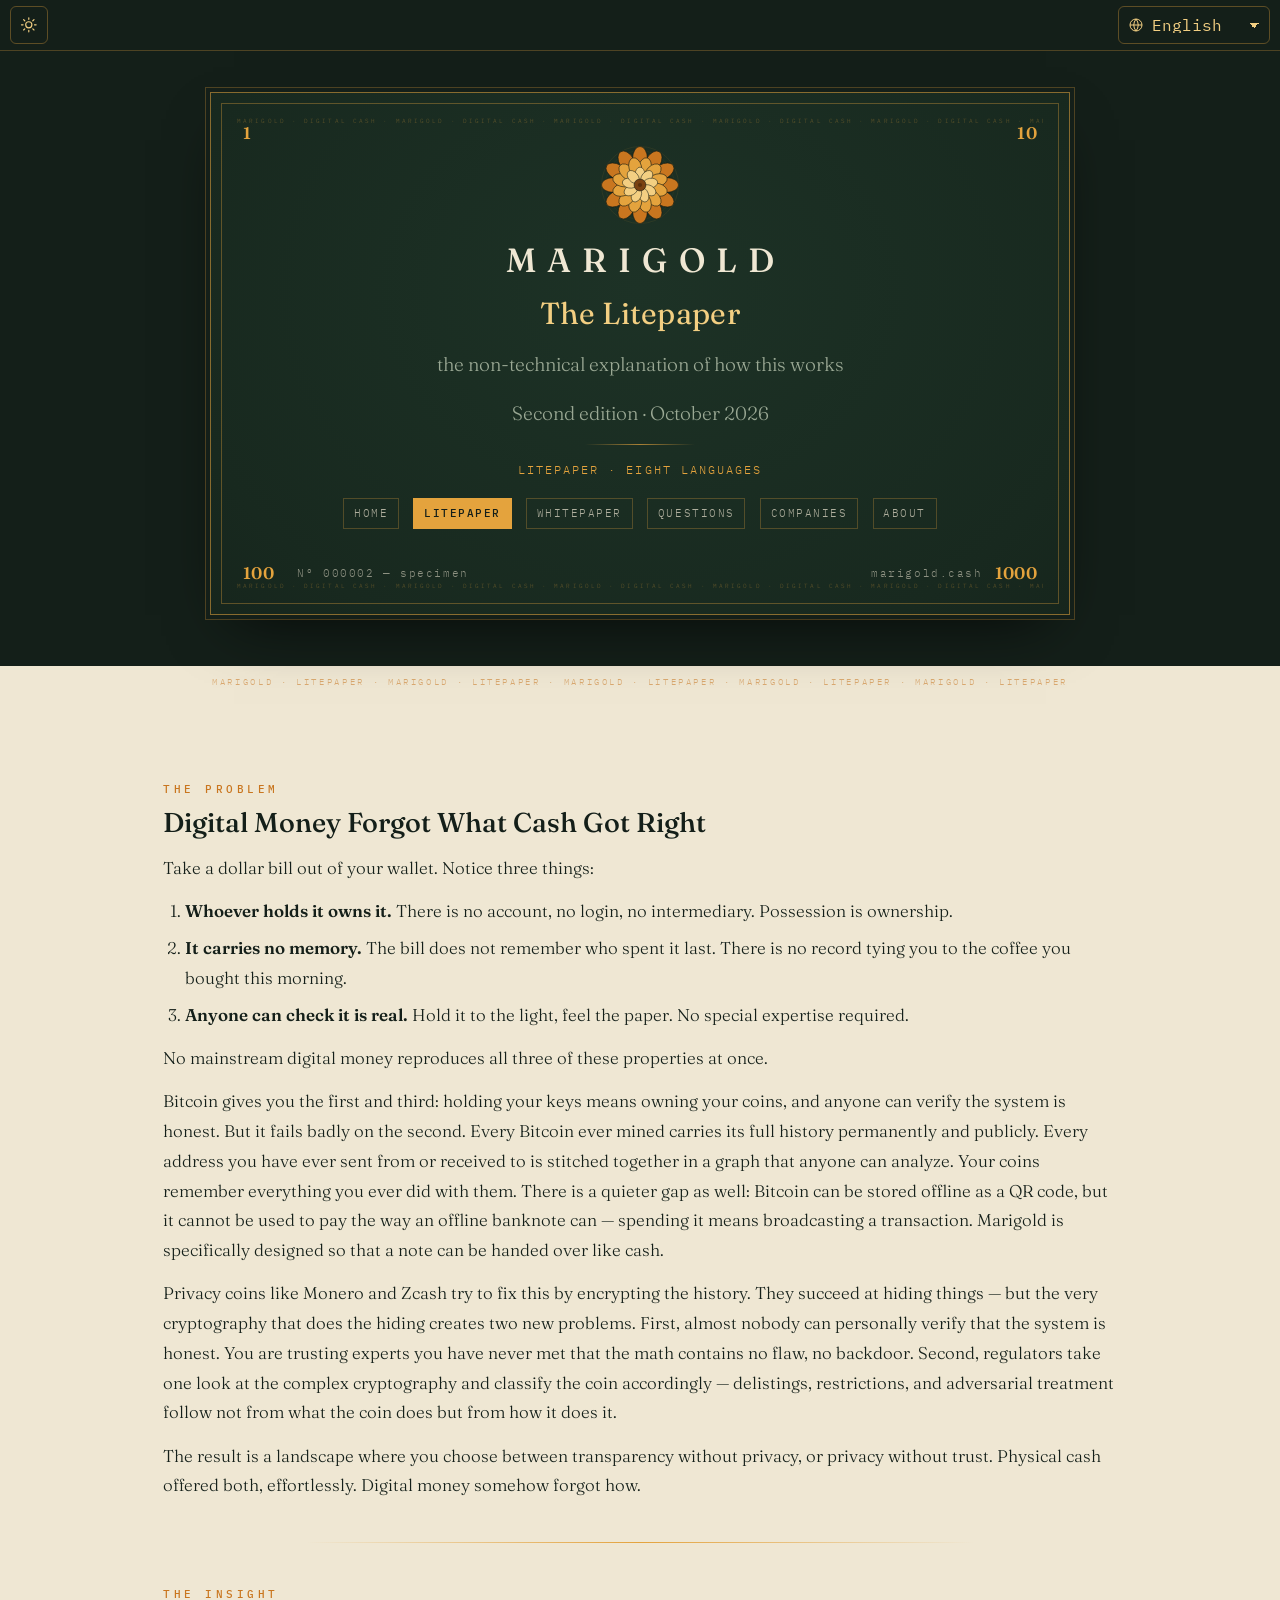
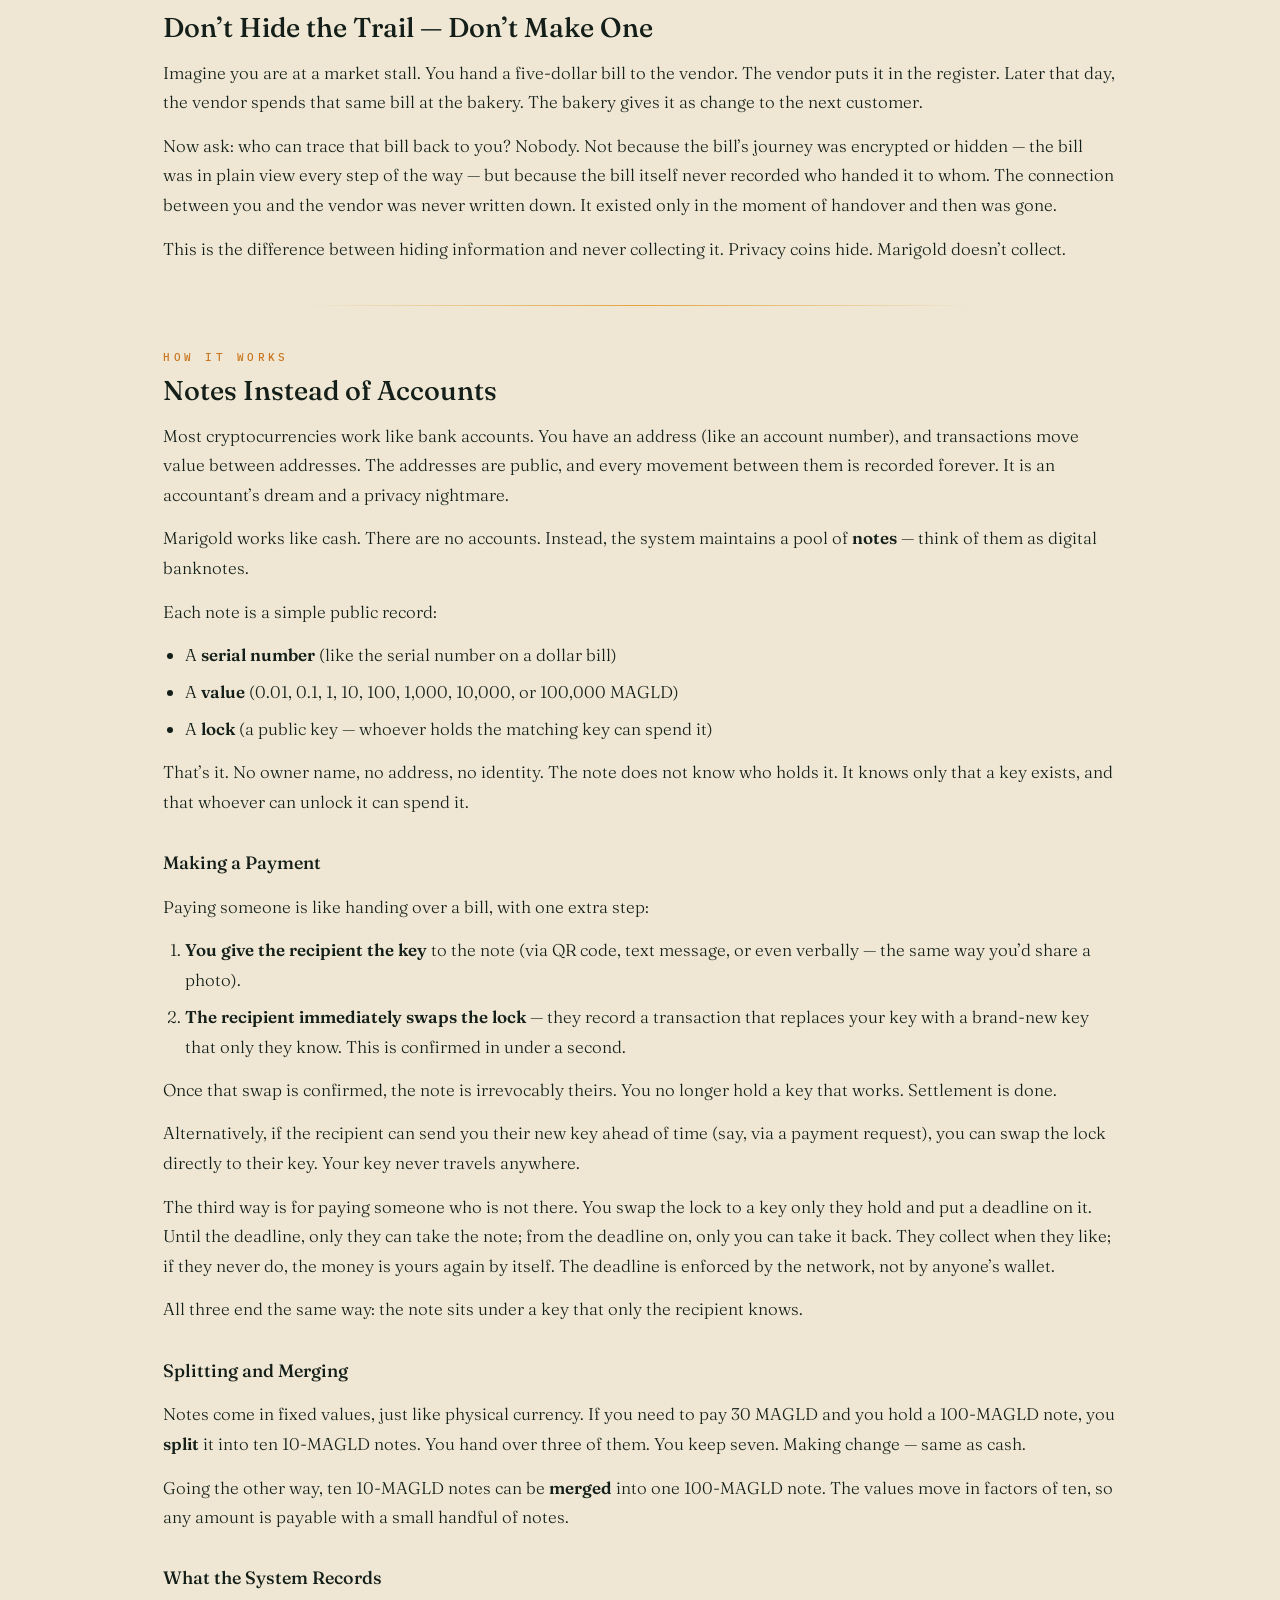
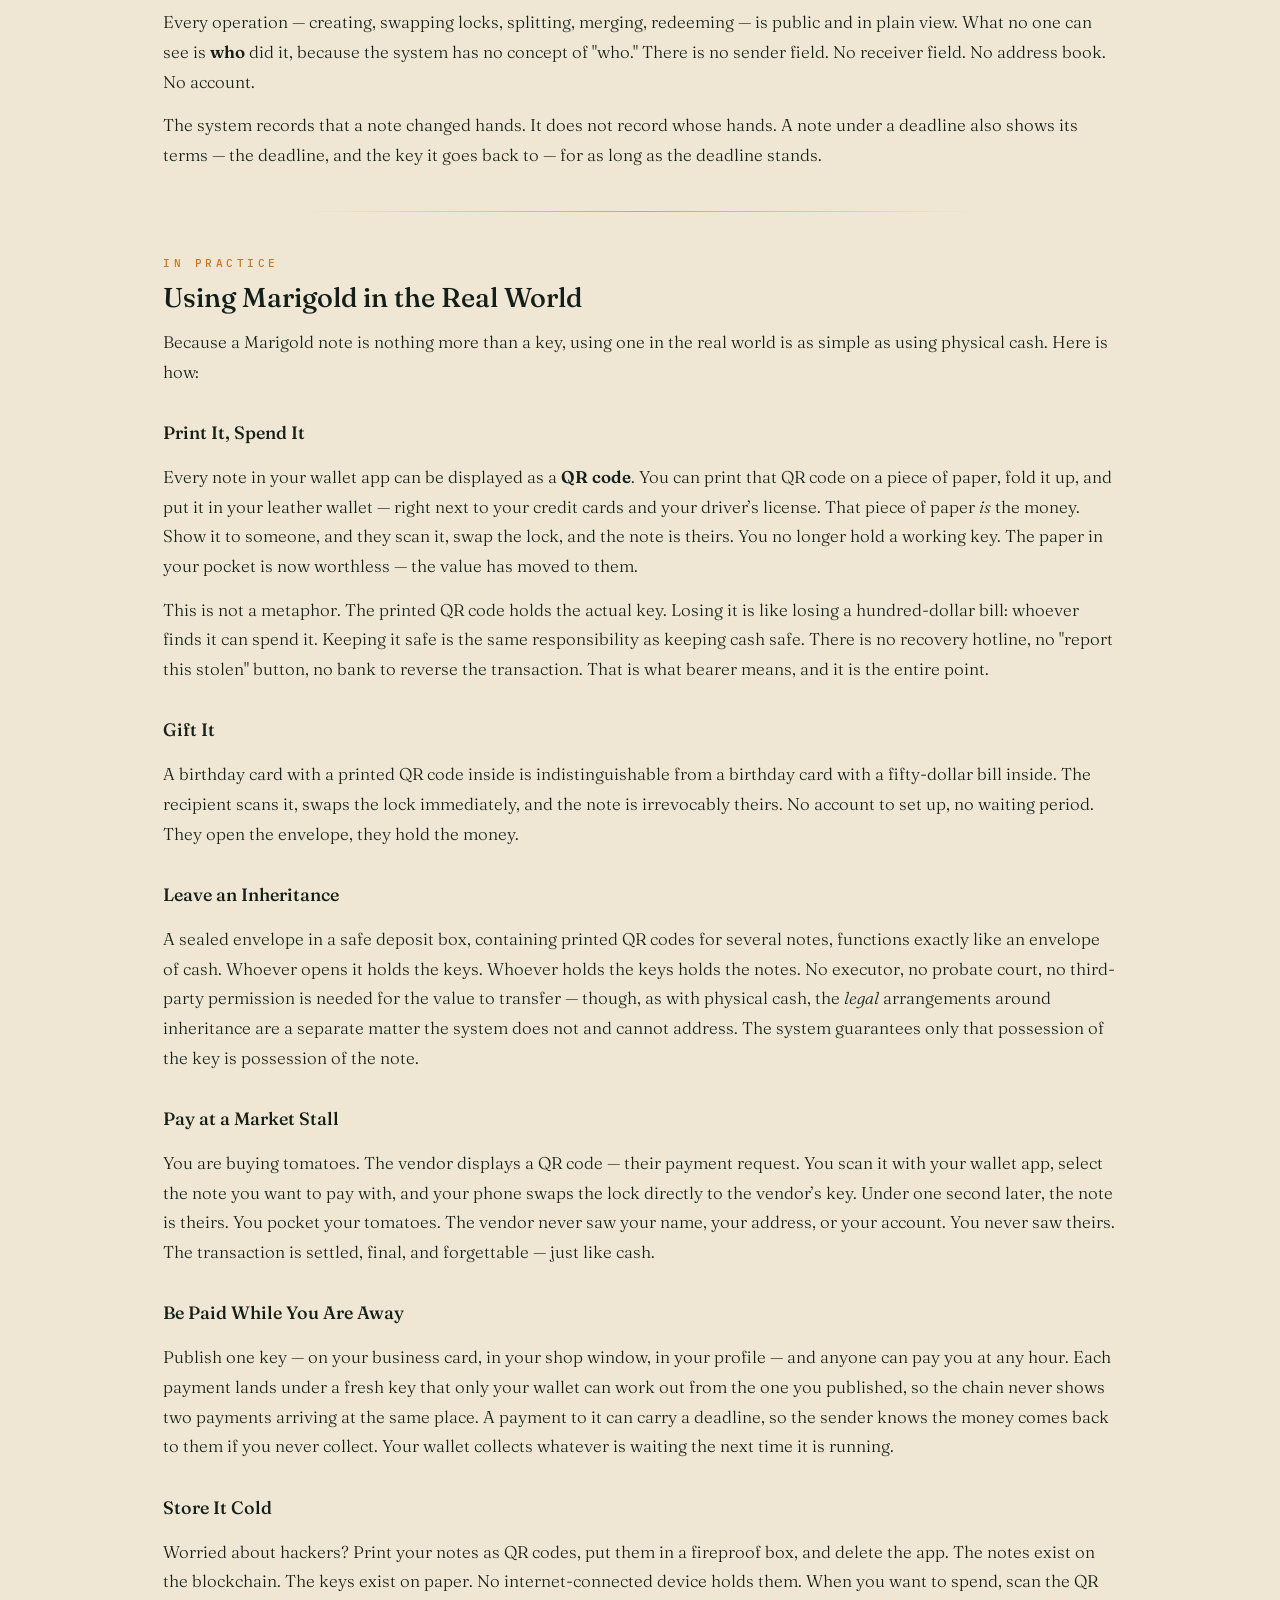
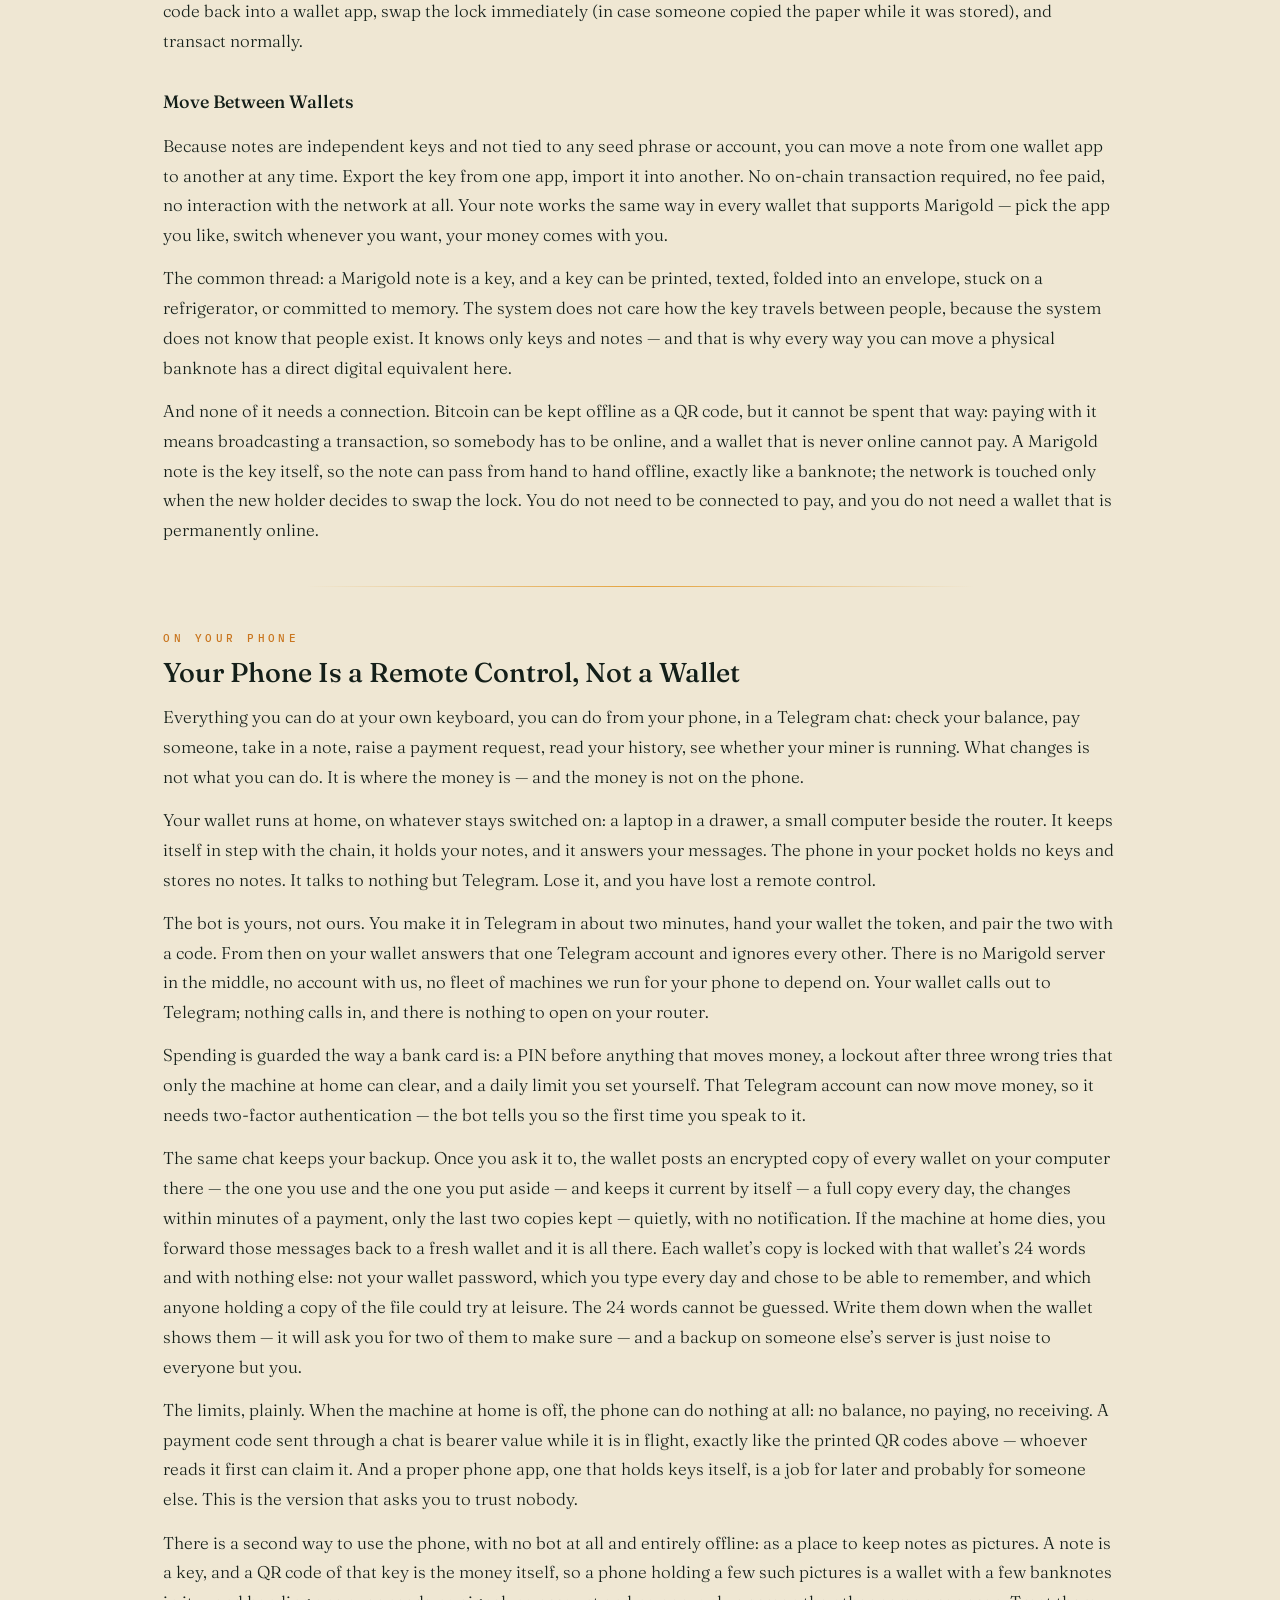
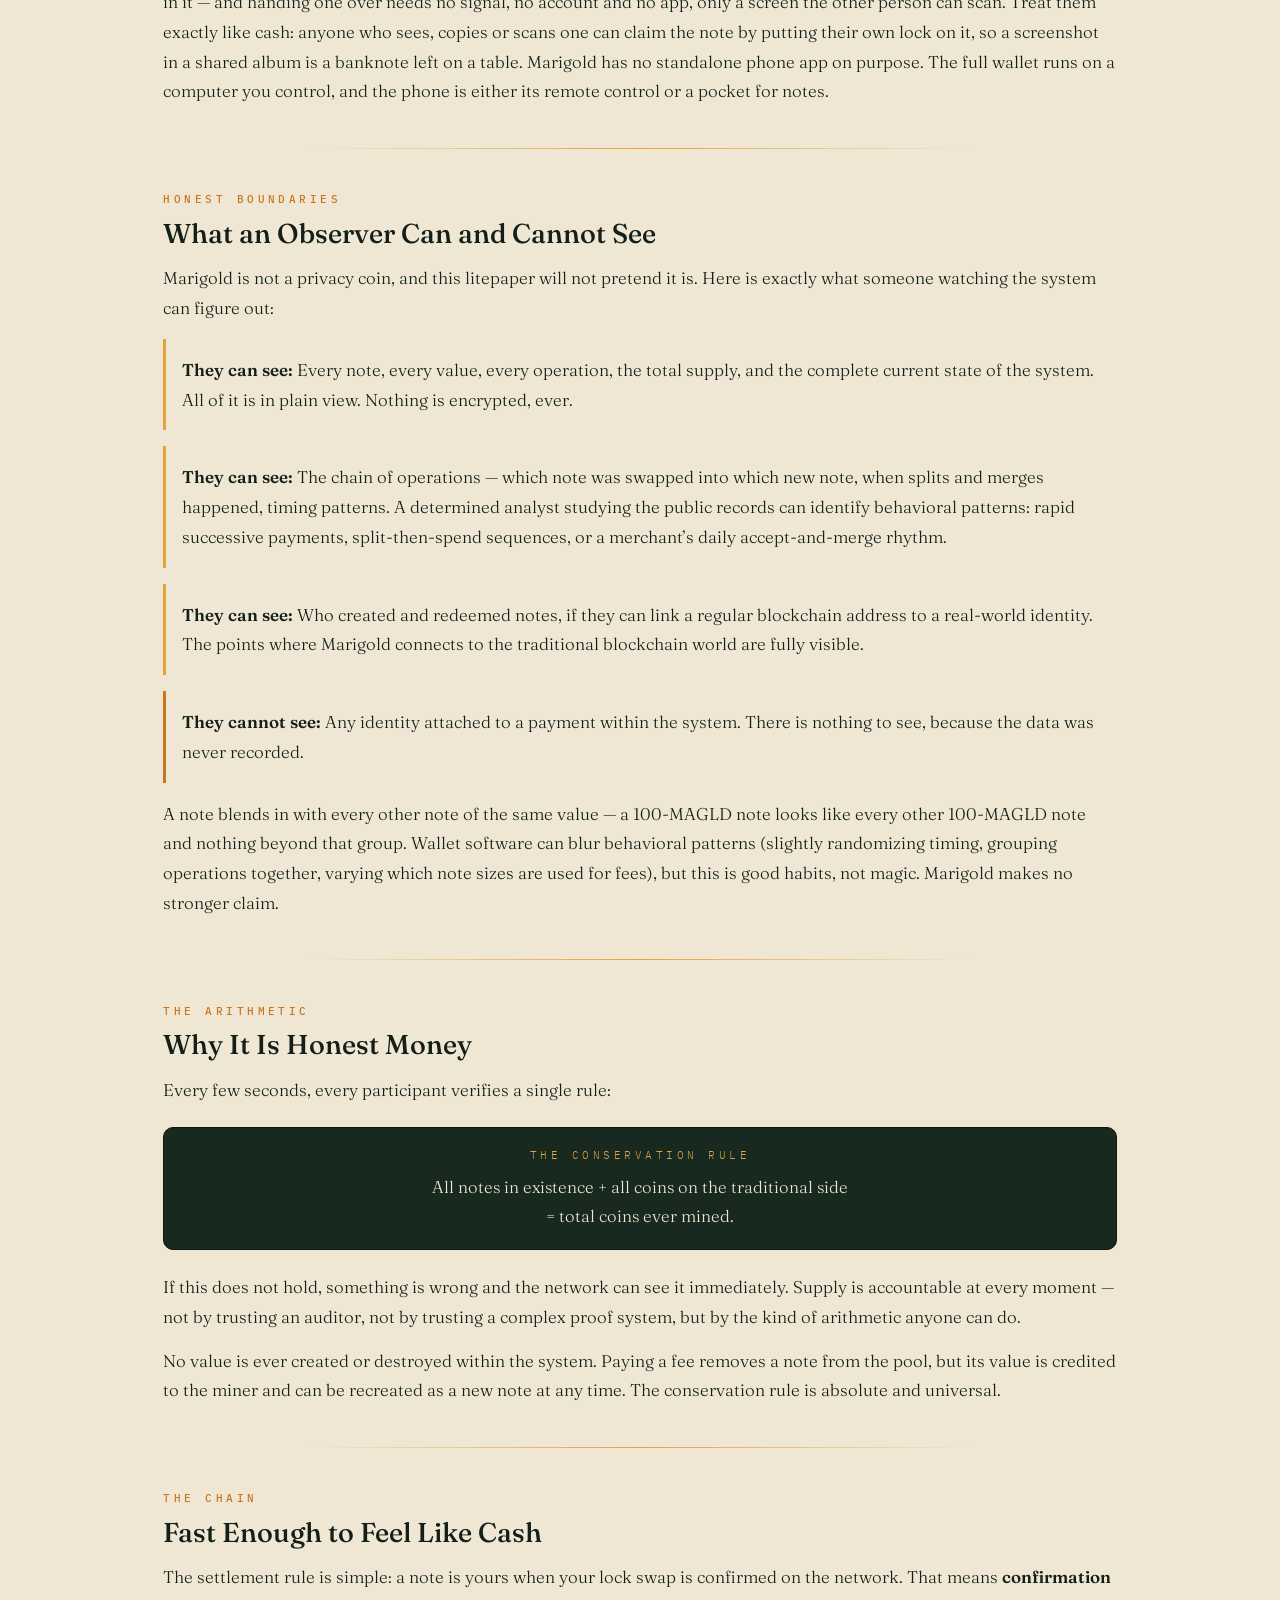
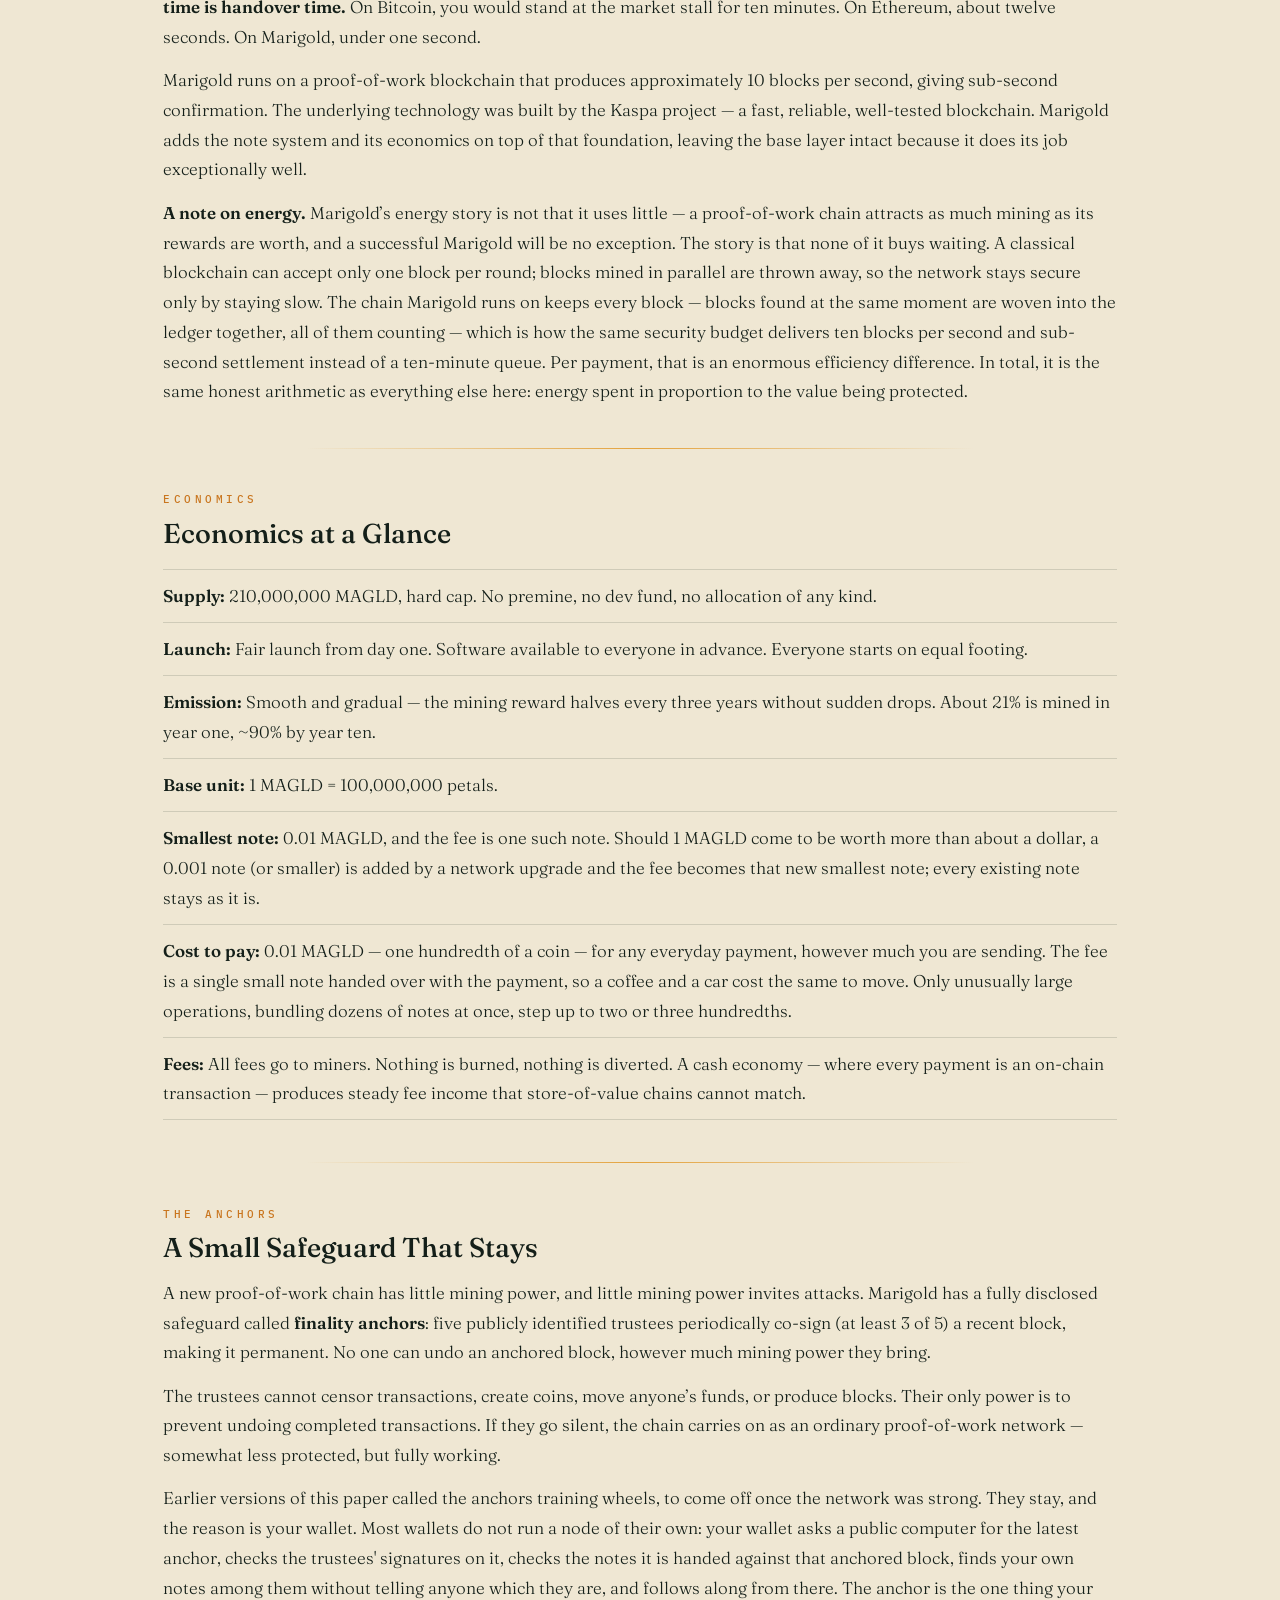
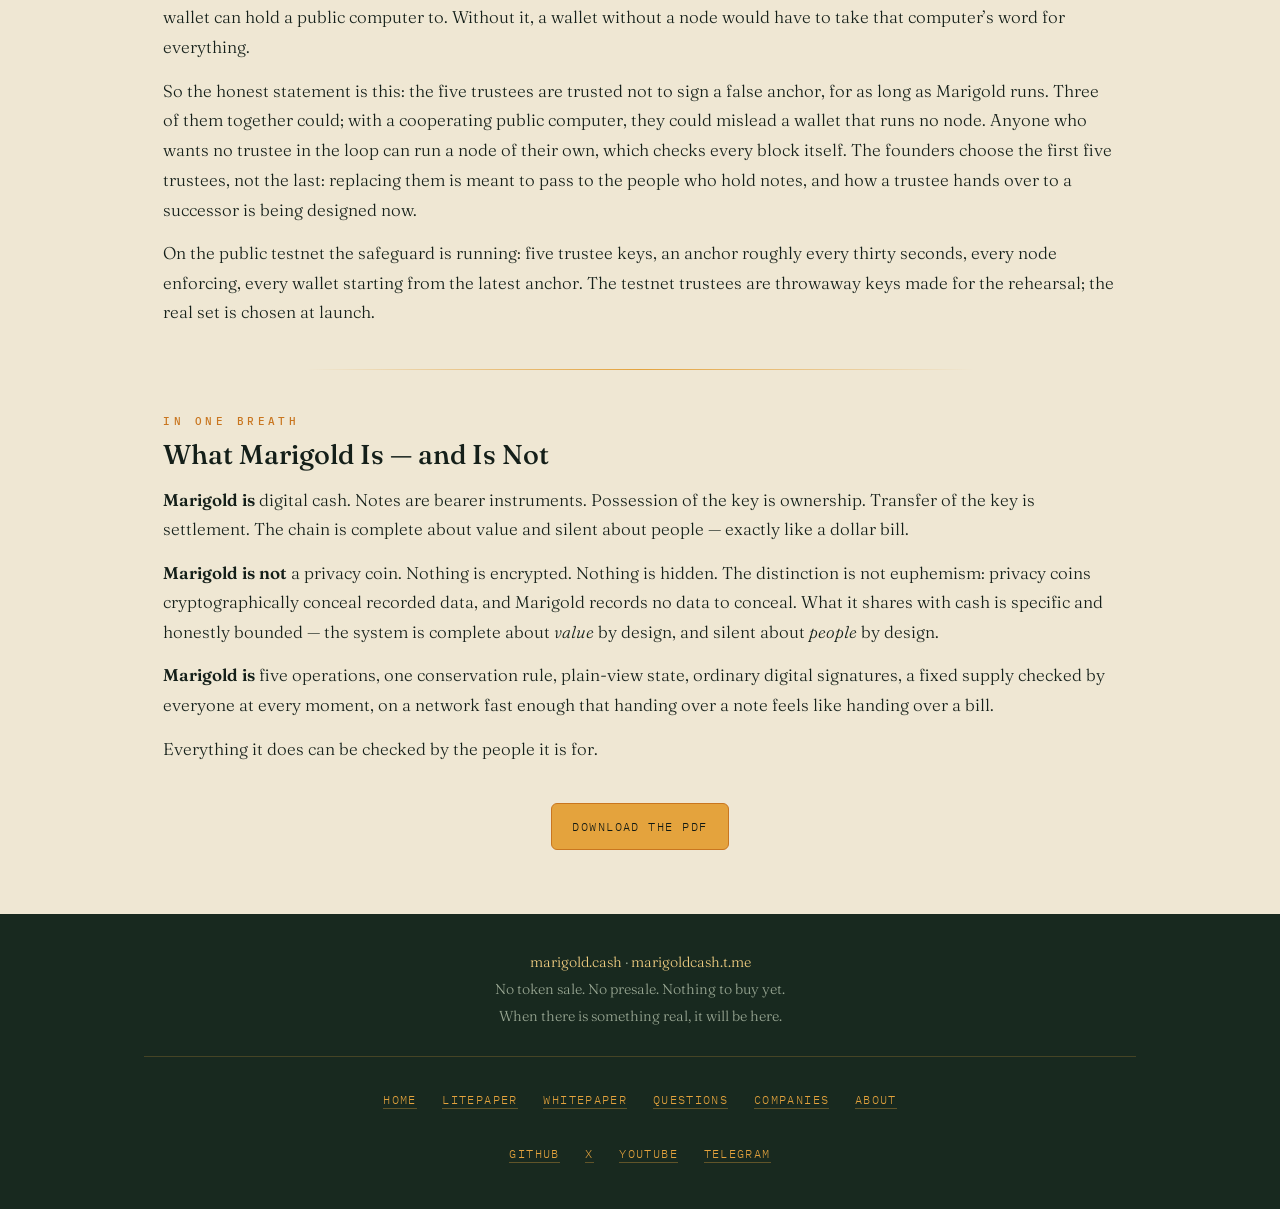
<file: litepaper/index.html>
<!doctype html>
<!--
  GENERATED TEXT — do not edit the words in this file, in either repository.

  English prose comes from whitepaper/marigold-litepaper.md; every other
  language from whitepaper/translations/marigold-litepaper.<lang>.md; the
  headline, buttons, kickers and footer from whitepaper/translations/chrome.json.
  Edit them there, run whitepaper/sync-litepaper.py, rebuild the PDF, and copy
  the result here.

  The design — classes, plates, chips, kickers — IS this file's own and is never
  touched by the sync; only prose is. The English section below is the one a
  designer edits; the translated sections between the `translations:` markers
  are written by the sync from it, so anything hand-typed there is lost on the
  next run.
-->
<html lang="en">
<head>
<meta charset="utf-8">
<meta name="viewport" content="width=device-width, initial-scale=1">
<title>Marigold Litepaper — digital cash for everyday use</title>
<meta name="description" content="Marigold is digital cash: bearer notes you hold, hand over and understand. The litepaper, readable on any device, in eight languages.">
<meta property="og:title" content="The Marigold Litepaper">
<meta property="og:description" content="The non-technical explanation of how Marigold works, in eight languages.">
<meta property="og:url" content="https://marigold.cash/litepaper/">
<meta property="og:type" content="website">
<meta property="og:image" content="https://marigold.cash/og.png">
<meta property="og:image:width" content="1200">
<meta property="og:image:height" content="630">
<meta property="og:image:alt" content="A Marigold specimen note: digital cash in fixed notes of 1, 10, 100 and 1,000">
<meta name="twitter:card" content="summary_large_image">
<meta name="twitter:site" content="@marigoldcash">
<link rel="preconnect" href="https://fonts.googleapis.com">
<link rel="preconnect" href="https://fonts.gstatic.com" crossorigin>
<link href="https://fonts.googleapis.com/css2?family=Fraunces:opsz,wght@9..144,300;9..144,400;9..144,500;9..144,600&family=IBM+Plex+Mono:wght@400;500&display=swap" rel="stylesheet">
<link rel="stylesheet" href="/chrome.css?v=746dca38">
<script>
  /* Theme and language are settled before the first paint, so the page never
     flashes the wrong one. Both are plain attributes on <html>; the CSS does
     the rest, which is why switching language works with JavaScript off after
     the first choice and the document still reads in English without it. */
  (function () {
    var LANGS = ["en", "es", "de", "fr", "it", "pt", "ru", "zh"];
    var root = document.documentElement;
    var get = function (k) { try { return localStorage.getItem(k); } catch (e) { return null; } };

    var theme = get("marigold-theme");
    if (theme === "dark" || theme === "light") root.setAttribute("data-theme", theme);

    var lang = null;
    try { lang = new URLSearchParams(location.search).get("lang"); } catch (e) {}
    if (LANGS.indexOf(lang) < 0) lang = get("marigold-lang");
    if (LANGS.indexOf(lang) < 0) {
      var want = navigator.languages || [navigator.language || "en"];
      for (var i = 0; i < want.length && LANGS.indexOf(lang) < 0; i++) {
        var base = String(want[i]).split("-")[0].toLowerCase();
        if (LANGS.indexOf(base) >= 0) lang = base;
      }
    }
    if (LANGS.indexOf(lang) < 0) lang = "en";
    root.setAttribute("data-doclang", lang);
    root.setAttribute("lang", lang === "zh" ? "zh-Hans" : lang);
  })();
</script>
<style>
  /* Day. The complete palette lives here; night below redefines only the
     tokens, so nothing is ever left holding one theme's colour on the
     other theme's ground. */
  :root{
    --gold:#e4a33d; --amber:#c9761f; --petal:#f3cf82;
    --page-bg:#efe7d3; --page-fg:#141f19;
    --band-bg:#18291f; --band-fg:#efe7d3; --band-dim:#9aa894;
    --plate-bg:#18291f; --plate-fg:#efe7d3;
    --kicker:#c9761f; --edge:#0f1813;
    --hair:rgba(20,31,25,.14);
    --code-bg:rgba(228,163,61,.16);
    --micro:rgba(201,118,31,.55);
  }
  /* Night, for a reader who has not chosen: the deep green the rest of
     marigold.cash is printed on. An explicit day choice still wins. */
  @media (prefers-color-scheme: dark){
    :root:not([data-theme="light"]){
      --page-bg:#0f1813; --page-fg:#e7dfcb;
      --band-bg:#141f19; --band-fg:#efe7d3; --band-dim:#9aa894;
      --plate-bg:#1d3226; --plate-fg:#efe7d3;
      --kicker:#e4a33d;
      --hair:rgba(239,231,211,.16);
      --code-bg:rgba(228,163,61,.2);
      --micro:rgba(228,163,61,.4);
    }
  }
  /* Night, chosen. Same tokens, so the toggle wins in both directions. */
  :root[data-theme="dark"]{
    --page-bg:#0f1813; --page-fg:#e7dfcb;
    --band-bg:#141f19; --band-fg:#efe7d3; --band-dim:#9aa894;
    --plate-bg:#1d3226; --plate-fg:#efe7d3;
    --kicker:#e4a33d;
    --hair:rgba(239,231,211,.16);
    --code-bg:rgba(228,163,61,.2);
    --micro:rgba(228,163,61,.4);
  }

  *{margin:0;padding:0;box-sizing:border-box}
  html{scroll-behavior:smooth}
  body{background:var(--page-bg);color:var(--page-fg);font-family:"Fraunces",Georgia,serif;font-weight:300;
       font-size:1.0625rem;line-height:1.75;-webkit-font-smoothing:antialiased}
  @media (prefers-reduced-motion:reduce){html{scroll-behavior:auto}*{transition:none!important}}
  .kicker{font-family:"IBM Plex Mono",monospace;font-size:.68rem;letter-spacing:.32em;text-transform:uppercase}

  /* One language is shown at a time. Doing it in CSS rather than JavaScript
     keeps the switch instant and free of a flash of the wrong language. */
  [data-lang]{display:none}
  :root:not([data-doclang]) [data-lang="en"],
  :root[data-doclang="en"] [data-lang="en"],
  :root[data-doclang="es"] [data-lang="es"],
  :root[data-doclang="de"] [data-lang="de"],
  :root[data-doclang="fr"] [data-lang="fr"],
  :root[data-doclang="it"] [data-lang="it"],
  :root[data-doclang="pt"] [data-lang="pt"],
  :root[data-doclang="ru"] [data-lang="ru"],
  :root[data-doclang="zh"] [data-lang="zh"]{display:block}

  /* Chinese and Russian fall through Fraunces (Latin only) to a system face;
     naming one keeps the fall predictable instead of whatever is installed. */
  [lang="zh-Hans"]{font-family:"Fraunces","Noto Serif CJK SC","Source Han Serif SC","Songti SC","Microsoft YaHei",serif;line-height:1.9}
  [lang="ru"]{font-family:"Fraunces",Georgia,"Times New Roman",serif}

  /* The top row: day/night on one side, language on the other. It stays put
     while you read, and stays thumb-sized on a phone. */
  .btn:focus-visible{outline:2px solid var(--gold);outline-offset:2px}

  .actions{margin-top:1.5rem;display:flex;gap:.75rem;justify-content:center;flex-wrap:wrap}
  .btn{display:inline-block;font-family:"IBM Plex Mono",monospace;font-size:.78rem;letter-spacing:.12em;
       text-transform:uppercase;text-decoration:none;padding:.7rem 1.25rem;border-radius:6px}
  .btn.gold{background:var(--gold);color:var(--edge);border:1px solid var(--amber)}
  .btn.line{color:var(--petal);border:1px solid rgba(228,163,61,.5)}
  .btn:hover{filter:brightness(1.06)}

  main{max-width:62rem;margin:0 auto;padding:2.5rem 1.2rem 4rem}
  h2{font-weight:500;font-size:clamp(1.35rem,4.5vw,1.7rem);line-height:1.25;margin:2.8rem 0 .4rem;text-wrap:balance}
  h2 .kicker{display:block;color:var(--kicker);margin-bottom:.55rem}
  h3{font-weight:500;font-size:1.12rem;margin:1.9rem 0 .35rem;text-wrap:balance}
  p{margin:.85rem 0}
  strong{font-weight:600}
  em{font-style:italic}
  ol,ul{margin:.85rem 0 .85rem 1.35rem}
  li{margin:.45rem 0}
  hr{border:0;height:1px;background:linear-gradient(90deg,transparent,var(--gold),transparent);margin:2.6rem auto;width:70%}
  .rule{background:var(--plate-bg);color:var(--plate-fg);border-radius:10px;border:1px solid var(--edge);
        padding:1.1rem 1.2rem;margin:1.4rem 0;text-align:center}
  .rule .kicker{color:var(--gold);margin-bottom:.5rem}
  .rule p{margin:0;font-size:1.05rem}
  code{font-family:"IBM Plex Mono",monospace;font-size:.85em;background:var(--code-bg);
       border-radius:4px;padding:.08em .35em}
  .facts{list-style:none;margin:1.2rem 0;padding:0}
  .facts li{border-top:1px solid var(--hair);padding:.7rem 0;margin:0}
  .facts li:last-child{border-bottom:1px solid var(--hair)}
  .facts b{font-weight:600}
  .cansee{border-left:3px solid var(--gold);padding:.15rem 0 .15rem 1rem;margin:1rem 0}
  .cannotsee{border-left:3px solid var(--kicker);padding:.15rem 0 .15rem 1rem;margin:1rem 0}
  footer{background:var(--band-bg);color:var(--band-dim);text-align:center;font-size:.9rem;
         padding:2.2rem 1.25rem;line-height:1.9}
  footer a{color:var(--petal);text-decoration:none}
  .micro{font-family:"IBM Plex Mono",monospace;font-size:.55rem;letter-spacing:.3em;text-transform:uppercase;
         color:var(--micro);white-space:nowrap;overflow:hidden;text-align:center;padding:.5rem 0}
</style>
</head>
<body>


<!-- chrome:header -->
<nav class="topbar">
  <button class="tgl" id="themeBtn" type="button" aria-pressed="false">
    <svg class="sun" viewBox="0 0 24 24" aria-hidden="true"><circle cx="12" cy="12" r="4.2"/><path d="M12 2.4v2.2M12 19.4v2.2M4.2 12H2M22 12h-2.2M6.5 6.5 4.9 4.9M19.1 19.1l-1.6-1.6M17.5 6.5l1.6-1.6M4.9 19.1l1.6-1.6"/></svg>
    <svg class="moon" viewBox="0 0 24 24" aria-hidden="true"><path d="M20 14.2A8.2 8.2 0 0 1 9.8 4 8.4 8.4 0 1 0 20 14.2Z"/></svg>
    <span class="sr" id="themeLabel">Switch between day and night</span>
  </button>
  <div class="grow"></div>
  <label class="langpick">
    <svg viewBox="0 0 24 24" aria-hidden="true"><circle cx="12" cy="12" r="9"/><path d="M3 12h18M12 3a15 15 0 0 1 0 18M12 3a15 15 0 0 0 0 18"/></svg>
    <span class="sr" id="langLabel">Language</span>
    <select id="langSel" aria-labelledby="langLabel">
      <option value="en">English</option>
      <option value="es">Español</option>
      <option value="de">Deutsch</option>
      <option value="fr">Français</option>
      <option value="it">Italiano</option>
      <option value="pt">Português</option>
      <option value="ru">Русский</option>
      <option value="zh">中文</option>
    </select>
  </label>
</nav>
<div class="sky">
  <header class="note compact" aria-label="Marigold specimen note">
    <div class="micro top" aria-hidden="true">marigold · digital cash · marigold · digital cash · marigold · digital cash · marigold · digital cash · marigold · digital cash · marigold · digital cash · marigold · digital cash · marigold · digital cash · marigold · digital cash · marigold · digital cash · marigold · digital cash · marigold · digital cash · </div>

    <span class="corner tl" aria-hidden="true">1</span>
    <span class="corner tr" aria-hidden="true">10</span>
    <span class="corner bl" aria-hidden="true">100</span>
    <span class="corner br" aria-hidden="true">1000</span>

    <div class="face">
      <img class="rosette" src="/rosette.svg" width="118" height="118" alt="Marigold flower">

      <p class="wordmark"><a href="/">Marigold</a></p>

      <div class="head-text" data-lang="en" lang="en">
    <h1>The Litepaper</h1>
    <p class="tag">the non-technical explanation of how this works</p>
    <p class="tag edition">Second edition · October 2026</p>
  </div>
<!-- translations:head -->
<div class="head-text" data-lang="es" lang="es">
    <h1>El Litepaper</h1>
    <p class="tag">la explicación no técnica de cómo funciona</p>
    <p class="tag edition">Segunda edición · octubre de 2026</p>
  </div>
<div class="head-text" data-lang="de" lang="de">
    <h1>Das Litepaper</h1>
    <p class="tag">die nicht-technische Erklärung, wie das Ganze funktioniert</p>
    <p class="tag edition">Zweite Ausgabe · Oktober 2026</p>
  </div>
<div class="head-text" data-lang="fr" lang="fr">
    <h1>Le Litepaper</h1>
    <p class="tag">l'explication non technique de son fonctionnement</p>
    <p class="tag edition">Deuxième édition · octobre 2026</p>
  </div>
<div class="head-text" data-lang="it" lang="it">
    <h1>Il Litepaper</h1>
    <p class="tag">la spiegazione non tecnica di come funziona</p>
    <p class="tag edition">Seconda edizione · ottobre 2026</p>
  </div>
<div class="head-text" data-lang="pt" lang="pt">
    <h1>O Litepaper</h1>
    <p class="tag">a explicação não técnica de como isto funciona</p>
    <p class="tag edition">Segunda edição · outubro de 2026</p>
  </div>
<div class="head-text" data-lang="ru" lang="ru">
    <h1>Лайтпейпер</h1>
    <p class="tag">нетехническое объяснение того, как это работает</p>
    <p class="tag edition">Второе издание · октябрь 2026</p>
  </div>
<div class="head-text" data-lang="zh" lang="zh-Hans">
    <h1>轻白皮书</h1>
    <p class="tag">用非技术语言解释它是如何运作的</p>
    <p class="tag edition">第二版 · 2026 年 10 月</p>
  </div>
<!-- /translations:head -->

      <div class="divider" aria-hidden="true"></div>

      <p class="status">Litepaper · eight languages</p>

      <nav class="ways" aria-label="Pages">
        <a href="/">Home</a>
        <a aria-current="page" href="/litepaper/">Litepaper</a>
        <a href="/whitepaper/">Whitepaper</a>
        <a href="/faq/">Questions</a>
        <a href="/companies/">Companies</a>
        <a href="/about/">About</a>
      </nav>
    </div>

    <div class="serial-row" aria-hidden="true">
      <span>Nº 000002 — specimen</span>
      <span>marigold.cash</span>
    </div>

    <div class="micro bottom" aria-hidden="true">marigold · digital cash · marigold · digital cash · marigold · digital cash · marigold · digital cash · marigold · digital cash · marigold · digital cash · marigold · digital cash · marigold · digital cash · marigold · digital cash · marigold · digital cash · marigold · digital cash · marigold · digital cash · </div>
  </header>
</div>
<!-- /chrome:header -->

<div class="micro" aria-hidden="true">marigold · litepaper · marigold · litepaper · marigold · litepaper · marigold · litepaper · marigold · litepaper</div>

<main>

<article data-lang="en">

<h2 id="problem"><span class="kicker">the problem</span>Digital Money Forgot What Cash Got Right</h2>
<p>Take a dollar bill out of your wallet. Notice three things:</p>
<ol>
  <li><strong>Whoever holds it owns it.</strong> There is no account, no login, no intermediary. Possession is ownership.</li>
  <li><strong>It carries no memory.</strong> The bill does not remember who spent it last. There is no record tying you to the coffee you bought this morning.</li>
  <li><strong>Anyone can check it is real.</strong> Hold it to the light, feel the paper. No special expertise required.</li>
</ol>
<p>No mainstream digital money reproduces all three of these properties at once.</p>
<p>Bitcoin gives you the first and third: holding your keys means owning your coins, and anyone can verify the system is honest. But it fails badly on the second. Every Bitcoin ever mined carries its full history permanently and publicly. Every address you have ever sent from or received to is stitched together in a graph that anyone can analyze. Your coins remember everything you ever did with them. There is a quieter gap as well: Bitcoin can be stored offline as a QR code, but it cannot be used to pay the way an offline banknote can — spending it means broadcasting a transaction. Marigold is specifically designed so that a note can be handed over like cash.</p>
<p>Privacy coins like Monero and Zcash try to fix this by encrypting the history. They succeed at hiding things — but the very cryptography that does the hiding creates two new problems. First, almost nobody can personally verify that the system is honest. You are trusting experts you have never met that the math contains no flaw, no backdoor. Second, regulators take one look at the complex cryptography and classify the coin accordingly — delistings, restrictions, and adversarial treatment follow not from what the coin does but from how it does it.</p>
<p>The result is a landscape where you choose between transparency without privacy, or privacy without trust. Physical cash offered both, effortlessly. Digital money somehow forgot how.</p>

<hr>

<h2 id="insight"><span class="kicker">the insight</span>Don’t Hide the Trail — Don’t Make One</h2>
<p>Imagine you are at a market stall. You hand a five-dollar bill to the vendor. The vendor puts it in the register. Later that day, the vendor spends that same bill at the bakery. The bakery gives it as change to the next customer.</p>
<p>Now ask: who can trace that bill back to you? Nobody. Not because the bill’s journey was encrypted or hidden — the bill was in plain view every step of the way — but because the bill itself never recorded who handed it to whom. The connection between you and the vendor was never written down. It existed only in the moment of handover and then was gone.</p>
<p>This is the difference between hiding information and never collecting it. Privacy coins hide. Marigold doesn’t collect.</p>

<hr>

<h2 id="how"><span class="kicker">how it works</span>Notes Instead of Accounts</h2>
<p>Most cryptocurrencies work like bank accounts. You have an address (like an account number), and transactions move value between addresses. The addresses are public, and every movement between them is recorded forever. It is an accountant’s dream and a privacy nightmare.</p>
<p>Marigold works like cash. There are no accounts. Instead, the system maintains a pool of <strong>notes</strong> — think of them as digital banknotes.</p>
<p>Each note is a simple public record:</p>
<ul>
  <li>A <strong>serial number</strong> (like the serial number on a dollar bill)</li>
  <li>A <strong>value</strong> (0.01, 0.1, 1, 10, 100, 1,000, 10,000, or 100,000 MAGLD)</li>
  <li>A <strong>lock</strong> (a public key — whoever holds the matching key can spend it)</li>
</ul>
<p>That’s it. No owner name, no address, no identity. The note does not know who holds it. It knows only that a key exists, and that whoever can unlock it can spend it.</p>

<h3>Making a Payment</h3>
<p>Paying someone is like handing over a bill, with one extra step:</p>
<ol>
  <li><strong>You give the recipient the key</strong> to the note (via QR code, text message, or even verbally — the same way you’d share a photo).</li>
  <li><strong>The recipient immediately swaps the lock</strong> — they record a transaction that replaces your key with a brand-new key that only they know. This is confirmed in under a second.</li>
</ol>
<p>Once that swap is confirmed, the note is irrevocably theirs. You no longer hold a key that works. Settlement is done.</p>
<p>Alternatively, if the recipient can send you their new key ahead of time (say, via a payment request), you can swap the lock directly to their key. Your key never travels anywhere.</p>
<p>The third way is for paying someone who is not there. You swap the lock to a key only they hold and put a deadline on it. Until the deadline, only they can take the note; from the deadline on, only you can take it back. They collect when they like; if they never do, the money is yours again by itself. The deadline is enforced by the network, not by anyone’s wallet.</p>
<p>All three end the same way: the note sits under a key that only the recipient knows.</p>

<h3>Splitting and Merging</h3>
<p>Notes come in fixed values, just like physical currency. If you need to pay 30 MAGLD and you hold a 100-MAGLD note, you <strong>split</strong> it into ten 10-MAGLD notes. You hand over three of them. You keep seven. Making change — same as cash.</p>
<p>Going the other way, ten 10-MAGLD notes can be <strong>merged</strong> into one 100-MAGLD note. The values move in factors of ten, so any amount is payable with a small handful of notes.</p>

<h3>What the System Records</h3>
<p>Every operation — creating, swapping locks, splitting, merging, redeeming — is public and in plain view. What no one can see is <strong>who</strong> did it, because the system has no concept of "who." There is no sender field. No receiver field. No address book. No account.</p>
<p>The system records that a note changed hands. It does not record whose hands. A note under a deadline also shows its terms — the deadline, and the key it goes back to — for as long as the deadline stands.</p>

<hr>

<h2 id="realworld"><span class="kicker">in practice</span>Using Marigold in the Real World</h2>
<p>Because a Marigold note is nothing more than a key, using one in the real world is as simple as using physical cash. Here is how:</p>

<h3>Print It, Spend It</h3>
<p>Every note in your wallet app can be displayed as a <strong>QR code</strong>. You can print that QR code on a piece of paper, fold it up, and put it in your leather wallet — right next to your credit cards and your driver’s license. That piece of paper <em>is</em> the money. Show it to someone, and they scan it, swap the lock, and the note is theirs. You no longer hold a working key. The paper in your pocket is now worthless — the value has moved to them.</p>
<p>This is not a metaphor. The printed QR code holds the actual key. Losing it is like losing a hundred-dollar bill: whoever finds it can spend it. Keeping it safe is the same responsibility as keeping cash safe. There is no recovery hotline, no "report this stolen" button, no bank to reverse the transaction. That is what bearer means, and it is the entire point.</p>

<h3>Gift It</h3>
<p>A birthday card with a printed QR code inside is indistinguishable from a birthday card with a fifty-dollar bill inside. The recipient scans it, swaps the lock immediately, and the note is irrevocably theirs. No account to set up, no waiting period. They open the envelope, they hold the money.</p>

<h3>Leave an Inheritance</h3>
<p>A sealed envelope in a safe deposit box, containing printed QR codes for several notes, functions exactly like an envelope of cash. Whoever opens it holds the keys. Whoever holds the keys holds the notes. No executor, no probate court, no third-party permission is needed for the value to transfer — though, as with physical cash, the <em>legal</em> arrangements around inheritance are a separate matter the system does not and cannot address. The system guarantees only that possession of the key is possession of the note.</p>

<h3>Pay at a Market Stall</h3>
<p>You are buying tomatoes. The vendor displays a QR code — their payment request. You scan it with your wallet app, select the note you want to pay with, and your phone swaps the lock directly to the vendor’s key. Under one second later, the note is theirs. You pocket your tomatoes. The vendor never saw your name, your address, or your account. You never saw theirs. The transaction is settled, final, and forgettable — just like cash.</p>

<h3>Be Paid While You Are Away</h3>
<p>Publish one key — on your business card, in your shop window, in your profile — and anyone can pay you at any hour. Each payment lands under a fresh key that only your wallet can work out from the one you published, so the chain never shows two payments arriving at the same place. A payment to it can carry a deadline, so the sender knows the money comes back to them if you never collect. Your wallet collects whatever is waiting the next time it is running.</p>
<h3>Store It Cold</h3>
<p>Worried about hackers? Print your notes as QR codes, put them in a fireproof box, and delete the app. The notes exist on the blockchain. The keys exist on paper. No internet-connected device holds them. When you want to spend, scan the QR code back into a wallet app, swap the lock immediately (in case someone copied the paper while it was stored), and transact normally.</p>

<h3>Move Between Wallets</h3>
<p>Because notes are independent keys and not tied to any seed phrase or account, you can move a note from one wallet app to another at any time. Export the key from one app, import it into another. No on-chain transaction required, no fee paid, no interaction with the network at all. Your note works the same way in every wallet that supports Marigold — pick the app you like, switch whenever you want, your money comes with you.</p>
<p>The common thread: a Marigold note is a key, and a key can be printed, texted, folded into an envelope, stuck on a refrigerator, or committed to memory. The system does not care how the key travels between people, because the system does not know that people exist. It knows only keys and notes — and that is why every way you can move a physical banknote has a direct digital equivalent here.</p>
<p>And none of it needs a connection. Bitcoin can be kept offline as a QR code, but it cannot be spent that way: paying with it means broadcasting a transaction, so somebody has to be online, and a wallet that is never online cannot pay. A Marigold note is the key itself, so the note can pass from hand to hand offline, exactly like a banknote; the network is touched only when the new holder decides to swap the lock. You do not need to be connected to pay, and you do not need a wallet that is permanently online.</p>

<hr>

<h2 id="phone"><span class="kicker">on your phone</span>Your Phone Is a Remote Control, Not a Wallet</h2>
<p>Everything you can do at your own keyboard, you can do from your phone, in a Telegram chat: check your balance, pay someone, take in a note, raise a payment request, read your history, see whether your miner is running. What changes is not what you can do. It is where the money is — and the money is not on the phone.</p>
<p>Your wallet runs at home, on whatever stays switched on: a laptop in a drawer, a small computer beside the router. It keeps itself in step with the chain, it holds your notes, and it answers your messages. The phone in your pocket holds no keys and stores no notes. It talks to nothing but Telegram. Lose it, and you have lost a remote control.</p>
<p>The bot is yours, not ours. You make it in Telegram in about two minutes, hand your wallet the token, and pair the two with a code. From then on your wallet answers that one Telegram account and ignores every other. There is no Marigold server in the middle, no account with us, no fleet of machines we run for your phone to depend on. Your wallet calls out to Telegram; nothing calls in, and there is nothing to open on your router.</p>
<p>Spending is guarded the way a bank card is: a PIN before anything that moves money, a lockout after three wrong tries that only the machine at home can clear, and a daily limit you set yourself. That Telegram account can now move money, so it needs two-factor authentication — the bot tells you so the first time you speak to it.</p>
<p>The same chat keeps your backup. Once you ask it to, the wallet posts an encrypted copy of every wallet on your computer there — the one you use and the one you put aside — and keeps it current by itself — a full copy every day, the changes within minutes of a payment, only the last two copies kept — quietly, with no notification. If the machine at home dies, you forward those messages back to a fresh wallet and it is all there. Each wallet’s copy is locked with that wallet’s 24 words and with nothing else: not your wallet password, which you type every day and chose to be able to remember, and which anyone holding a copy of the file could try at leisure. The 24 words cannot be guessed. Write them down when the wallet shows them — it will ask you for two of them to make sure — and a backup on someone else’s server is just noise to everyone but you.</p>
<p>The limits, plainly. When the machine at home is off, the phone can do nothing at all: no balance, no paying, no receiving. A payment code sent through a chat is bearer value while it is in flight, exactly like the printed QR codes above — whoever reads it first can claim it. And a proper phone app, one that holds keys itself, is a job for later and probably for someone else. This is the version that asks you to trust nobody.</p>
<p>There is a second way to use the phone, with no bot at all and entirely offline: as a place to keep notes as pictures. A note is a key, and a QR code of that key is the money itself, so a phone holding a few such pictures is a wallet with a few banknotes in it — and handing one over needs no signal, no account and no app, only a screen the other person can scan. Treat them exactly like cash: anyone who sees, copies or scans one can claim the note by putting their own lock on it, so a screenshot in a shared album is a banknote left on a table. Marigold has no standalone phone app on purpose. The full wallet runs on a computer you control, and the phone is either its remote control or a pocket for notes.</p>

<hr>

<h2 id="observer"><span class="kicker">honest boundaries</span>What an Observer Can and Cannot See</h2>
<p>Marigold is not a privacy coin, and this litepaper will not pretend it is. Here is exactly what someone watching the system can figure out:</p>
<div class="cansee"><p><strong>They can see:</strong> Every note, every value, every operation, the total supply, and the complete current state of the system. All of it is in plain view. Nothing is encrypted, ever.</p></div>
<div class="cansee"><p><strong>They can see:</strong> The chain of operations — which note was swapped into which new note, when splits and merges happened, timing patterns. A determined analyst studying the public records can identify behavioral patterns: rapid successive payments, split-then-spend sequences, or a merchant’s daily accept-and-merge rhythm.</p></div>
<div class="cansee"><p><strong>They can see:</strong> Who created and redeemed notes, if they can link a regular blockchain address to a real-world identity. The points where Marigold connects to the traditional blockchain world are fully visible.</p></div>
<div class="cannotsee"><p><strong>They cannot see:</strong> Any identity attached to a payment within the system. There is nothing to see, because the data was never recorded.</p></div>
<p>A note blends in with every other note of the same value — a 100-MAGLD note looks like every other 100-MAGLD note and nothing beyond that group. Wallet software can blur behavioral patterns (slightly randomizing timing, grouping operations together, varying which note sizes are used for fees), but this is good habits, not magic. Marigold makes no stronger claim.</p>

<hr>

<h2 id="honest"><span class="kicker">the arithmetic</span>Why It Is Honest Money</h2>
<p>Every few seconds, every participant verifies a single rule:</p>
<div class="rule">
  <div class="kicker">the conservation rule</div>
  <p>All notes in existence + all coins on the traditional side<br>= total coins ever mined.</p>
</div>
<p>If this does not hold, something is wrong and the network can see it immediately. Supply is accountable at every moment — not by trusting an auditor, not by trusting a complex proof system, but by the kind of arithmetic anyone can do.</p>
<p>No value is ever created or destroyed within the system. Paying a fee removes a note from the pool, but its value is credited to the miner and can be recreated as a new note at any time. The conservation rule is absolute and universal.</p>

<hr>

<h2 id="chain"><span class="kicker">the chain</span>Fast Enough to Feel Like Cash</h2>
<p>The settlement rule is simple: a note is yours when your lock swap is confirmed on the network. That means <strong>confirmation time is handover time.</strong> On Bitcoin, you would stand at the market stall for ten minutes. On Ethereum, about twelve seconds. On Marigold, under one second.</p>
<p>Marigold runs on a proof-of-work blockchain that produces approximately 10 blocks per second, giving sub-second confirmation. The underlying technology was built by the Kaspa project — a fast, reliable, well-tested blockchain. Marigold adds the note system and its economics on top of that foundation, leaving the base layer intact because it does its job exceptionally well.</p>
<p><strong>A note on energy.</strong> Marigold’s energy story is not that it uses little — a proof-of-work chain attracts as much mining as its rewards are worth, and a successful Marigold will be no exception. The story is that none of it buys waiting. A classical blockchain can accept only one block per round; blocks mined in parallel are thrown away, so the network stays secure only by staying slow. The chain Marigold runs on keeps every block — blocks found at the same moment are woven into the ledger together, all of them counting — which is how the same security budget delivers ten blocks per second and sub-second settlement instead of a ten-minute queue. Per payment, that is an enormous efficiency difference. In total, it is the same honest arithmetic as everything else here: energy spent in proportion to the value being protected.</p>

<hr>

<h2 id="economics"><span class="kicker">economics</span>Economics at a Glance</h2>
<ul class="facts">
  <li><b>Supply:</b> 210,000,000 MAGLD, hard cap. No premine, no dev fund, no allocation of any kind.</li>
  <li><b>Launch:</b> Fair launch from day one. Software available to everyone in advance. Everyone starts on equal footing.</li>
  <li><b>Emission:</b> Smooth and gradual — the mining reward halves every three years without sudden drops. About 21% is mined in year one, ~90% by year ten.</li>
  <li><b>Base unit:</b> 1 MAGLD = 100,000,000 petals.</li>
  <li><strong>Smallest note:</strong> 0.01 MAGLD, and the fee is one such note. Should 1 MAGLD come to be worth more than about a dollar, a 0.001 note (or smaller) is added by a network upgrade and the fee becomes that new smallest note; every existing note stays as it is.</li>
  <li><b>Cost to pay:</b> 0.01 MAGLD — one hundredth of a coin — for any everyday payment, however much you are sending. The fee is a single small note handed over with the payment, so a coffee and a car cost the same to move. Only unusually large operations, bundling dozens of notes at once, step up to two or three hundredths.</li>
  <li><b>Fees:</b> All fees go to miners. Nothing is burned, nothing is diverted. A cash economy — where every payment is an on-chain transaction — produces steady fee income that store-of-value chains cannot match.</li>
</ul>

<hr>

<h2 id="security"><span class="kicker">the anchors</span>A Small Safeguard That Stays</h2>
<p>A new proof-of-work chain has little mining power, and little mining power invites attacks. Marigold has a fully disclosed safeguard called <strong>finality anchors</strong>: five publicly identified trustees periodically co-sign (at least 3 of 5) a recent block, making it permanent. No one can undo an anchored block, however much mining power they bring.</p>
<p>The trustees cannot censor transactions, create coins, move anyone’s funds, or produce blocks. Their only power is to prevent undoing completed transactions. If they go silent, the chain carries on as an ordinary proof-of-work network — somewhat less protected, but fully working.</p>
<p>Earlier versions of this paper called the anchors training wheels, to come off once the network was strong. They stay, and the reason is your wallet. Most wallets do not run a node of their own: your wallet asks a public computer for the latest anchor, checks the trustees' signatures on it, checks the notes it is handed against that anchored block, finds your own notes among them without telling anyone which they are, and follows along from there. The anchor is the one thing your wallet can hold a public computer to. Without it, a wallet without a node would have to take that computer’s word for everything.</p>
<p>So the honest statement is this: the five trustees are trusted not to sign a false anchor, for as long as Marigold runs. Three of them together could; with a cooperating public computer, they could mislead a wallet that runs no node. Anyone who wants no trustee in the loop can run a node of their own, which checks every block itself. The founders choose the first five trustees, not the last: replacing them is meant to pass to the people who hold notes, and how a trustee hands over to a successor is being designed now.</p>
<p>On the public testnet the safeguard is running: five trustee keys, an anchor roughly every thirty seconds, every node enforcing, every wallet starting from the latest anchor. The testnet trustees are throwaway keys made for the rehearsal; the real set is chosen at launch.</p>

<hr>

<h2 id="isandisnot"><span class="kicker">in one breath</span>What Marigold Is — and Is Not</h2>
<p><strong>Marigold is</strong> digital cash. Notes are bearer instruments. Possession of the key is ownership. Transfer of the key is settlement. The chain is complete about value and silent about people — exactly like a dollar bill.</p>
<p><strong>Marigold is not</strong> a privacy coin. Nothing is encrypted. Nothing is hidden. The distinction is not euphemism: privacy coins cryptographically conceal recorded data, and Marigold records no data to conceal. What it shares with cash is specific and honestly bounded — the system is complete about <em>value</em> by design, and silent about <em>people</em> by design.</p>
<p><strong>Marigold is</strong> five operations, one conservation rule, plain-view state, ordinary digital signatures, a fixed supply checked by everyone at every moment, on a network fast enough that handing over a note feels like handing over a bill.</p>
<p>Everything it does can be checked by the people it is for.</p>

<div class="actions" style="margin-top:2.5rem">
  <a class="btn gold" href="marigold-litepaper.pdf" download>Download the PDF</a>
</div>

</article>
<!-- translations:main -->
<article data-lang="es" lang="es">

<h2 id="problem-es"><span class="kicker">el problema</span>El dinero digital olvidó lo que el efectivo hacía bien</h2>
<p>Saca un billete de la cartera. Fíjate en tres cosas:</p>
<ol>
  <li><strong>Quien lo tiene, es su dueño.</strong> No hay cuenta, ni inicio de sesión, ni intermediario. La posesión es la propiedad.</li>
  <li><strong>No guarda memoria.</strong> El billete no recuerda quién lo gastó la última vez. No existe ningún registro que te vincule con el café que compraste esta mañana.</li>
  <li><strong>Cualquiera puede comprobar que es auténtico.</strong> Lo miras al trasluz, tocas el papel. No hace falta ser experto.</li>
</ol>
<p>Ningún dinero digital de uso corriente reúne las tres propiedades a la vez.</p>
<p>Bitcoin te da la primera y la tercera: tener tus llaves significa ser dueño de tus monedas, y cualquiera puede verificar que el sistema es honesto. Pero falla estrepitosamente en la segunda. Cada bitcoin que se ha minado arrastra su historial completo, de forma permanente y pública. Cada dirección desde la que has enviado algo o en la que has recibido algo queda cosida a las demás en un grafo que cualquiera puede analizar. Tus monedas recuerdan todo lo que hiciste con ellas. Hay además una brecha más silenciosa: Bitcoin se puede guardar sin conexión como un código QR, pero no sirve para pagar como lo hace un billete sin conexión: gastarlo significa emitir una transacción. Marigold está diseñado expresamente para que un billete pueda entregarse en mano como el efectivo.</p>
<p>Las monedas de privacidad como Monero y Zcash intentan arreglarlo cifrando el historial. Y lo consiguen: esconden cosas. Pero la misma criptografía que las esconde crea dos problemas nuevos. El primero: casi nadie puede verificar por sí mismo que el sistema es honesto. Estás confiando en expertos que no conoces, en que las matemáticas no esconden ningún fallo ni ninguna puerta trasera. El segundo: los reguladores echan un vistazo a esa criptografía compleja y clasifican la moneda en consecuencia — la exclusión de las casas de cambio, las restricciones y el trato hostil no llegan por lo que la moneda hace, sino por cómo lo hace.</p>
<p>El resultado es un panorama en el que eliges entre transparencia sin privacidad o privacidad sin confianza. El efectivo ofrecía las dos cosas, sin esfuerzo. El dinero digital, de algún modo, lo olvidó.</p>

<hr>

<h2 id="insight-es"><span class="kicker">la idea</span>No ocultes el rastro — no dejes ninguno</h2>
<p>Imagina que estás en un puesto del mercado. Le das un billete de cinco dólares al vendedor. El vendedor lo mete en la caja. Más tarde, ese mismo día, el vendedor se gasta ese mismo billete en la panadería. La panadería se lo da de cambio al siguiente cliente.</p>
<p>Ahora pregunta: ¿quién puede rastrear ese billete hasta ti? Nadie. No porque el recorrido del billete estuviera cifrado u oculto — el billete estuvo a plena vista en cada paso del camino — sino porque el billete nunca registró quién se lo entregó a quién. La conexión entre tú y el vendedor no se escribió en ninguna parte. Existió solo en el momento de la entrega y después desapareció.</p>
<p>Esta es la diferencia entre ocultar información y no recogerla nunca. Las monedas de privacidad ocultan. Marigold no recoge.</p>

<hr>

<h2 id="how-es"><span class="kicker">cómo funciona</span>Billetes en lugar de cuentas</h2>
<p>La mayoría de las criptomonedas funcionan como cuentas bancarias. Tienes una dirección (parecida a un número de cuenta) y las transacciones mueven valor entre direcciones. Las direcciones son públicas y cada movimiento entre ellas queda registrado para siempre. Es el sueño de un contable y la pesadilla de la privacidad.</p>
<p>Marigold funciona como el efectivo. No hay cuentas. En su lugar, el sistema mantiene un conjunto de <strong>billetes</strong> — piensa en ellos como billetes de banco digitales.</p>
<p>Cada billete es un registro público sencillo:</p>
<ul>
  <li>Un <strong>número de serie</strong> (como el número de serie de un billete de papel)</li>
  <li>Un <strong>valor</strong> (0,01, 0,1, 1, 10, 100, 1.000, 10.000 o 100.000 MAGLD)</li>
  <li>Una <strong>cerradura</strong> (una llave pública: quien tenga la llave que encaja puede gastarlo)</li>
</ul>
<p>Eso es todo. Sin nombre de dueño, sin dirección, sin identidad. El billete no sabe quién lo tiene. Solo sabe que existe una llave, y que quien pueda abrir la cerradura puede gastarlo.</p>

<h3>Hacer un pago</h3>
<p>Pagar a alguien es como entregar un billete, con un paso más:</p>
<ol>
  <li><strong>Le das al destinatario la llave</strong> del billete (por código QR, por mensaje de texto o incluso de viva voz — igual que compartirías una foto).</li>
  <li><strong>El destinatario cambia la cerradura de inmediato</strong> — registra una transacción que sustituye tu llave por una llave nueva que solo él conoce. Se confirma en menos de un segundo.</li>
</ol>
<p>Una vez confirmado ese cambio, el billete es suyo de forma irrevocable. Tú ya no tienes una llave que funcione. La liquidación está hecha.</p>
<p>Como alternativa, si el destinatario puede enviarte por adelantado su llave nueva (por ejemplo, con una solicitud de pago), puedes cambiar la cerradura directamente a su llave. Tu llave no viaja a ninguna parte.</p>
<p>La tercera forma sirve para pagar a alguien que no está. Cambias la cerradura a una llave que solo esa persona tiene y le pones un plazo. Hasta el plazo, solo ella puede tomar el billete; desde el plazo, solo tú puedes recuperarlo. Lo cobra cuando quiere; si nunca lo hace, el dinero vuelve a ser tuyo por sí solo. El plazo lo hace cumplir la red, no el monedero de nadie.</p>
<p>Las tres formas terminan igual: el billete queda bajo una llave que solo el destinatario conoce.</p>

<h3>Dividir y unir</h3>
<p>Los billetes vienen en valores fijos, igual que el dinero de papel. Si necesitas pagar 30 MAGLD y tienes un billete de 100 MAGLD, lo <strong>divides</strong> en diez billetes de 10 MAGLD. Entregas tres. Te quedas siete. Dar cambio, igual que con el efectivo.</p>
<p>En sentido contrario, diez billetes de 10 MAGLD pueden <strong>unirse</strong> en uno solo de 100 MAGLD. Los valores se mueven en factores de diez, así que cualquier cantidad se paga con un puñado pequeño de billetes.</p>

<h3>Qué registra el sistema</h3>
<p>Cada operación — crear, cambiar cerraduras, dividir, unir, canjear — es pública y está a plena vista. Lo que nadie puede ver es <strong>quién</strong> la hizo, porque el sistema no tiene ningún concepto de «quién». No hay campo de remitente. Ni campo de destinatario. Ni agenda de direcciones. Ni cuenta.</p>
<p>El sistema registra que un billete cambió de manos. No registra de qué manos. Un billete con plazo muestra además sus condiciones — el plazo y la llave a la que vuelve — mientras el plazo esté en vigor.</p>

<hr>

<h2 id="realworld-es"><span class="kicker">en la práctica</span>Usar Marigold en el mundo real</h2>
<p>Como un billete Marigold no es más que una llave, usarlo en el mundo real es tan sencillo como usar efectivo. Así es como se hace:</p>

<h3>Imprímelo, gástalo</h3>
<p>Cada billete de tu aplicación de monedero se puede mostrar como un <strong>código QR</strong>. Puedes imprimir ese código QR en un papel, doblarlo y meterlo en tu cartera de cuero, justo al lado de las tarjetas de crédito y el carné de conducir. Ese papel <em>es</em> el dinero. Se lo enseñas a alguien, lo escanea, cambia la cerradura y el billete es suyo. Tú ya no tienes una llave que funcione. El papel que te queda en el bolsillo ya no vale nada: el valor ha pasado a esa persona.</p>
<p>Esto no es una metáfora. El código QR impreso contiene la llave de verdad. Perderlo es como perder un billete de cien dólares: quien lo encuentre puede gastarlo. Guardarlo a salvo es la misma responsabilidad que guardar efectivo a salvo. No hay teléfono de atención para recuperarlo, ni botón de «denunciar robo», ni banco que revierta la transacción. Eso es lo que significa ser un instrumento al portador, y en eso consiste todo.</p>

<h3>Regálalo</h3>
<p>Una tarjeta de cumpleaños con un código QR impreso dentro no se distingue de una tarjeta de cumpleaños con un billete de cincuenta dólares dentro. Quien la recibe lo escanea, cambia la cerradura de inmediato y el billete es suyo de forma irrevocable. No hay cuenta que abrir ni plazo de espera. Abre el sobre y ya tiene el dinero en la mano.</p>

<h3>Déjalo en herencia</h3>
<p>Un sobre cerrado en una caja de seguridad, con los códigos QR impresos de varios billetes, funciona exactamente igual que un sobre lleno de efectivo. Quien lo abre tiene las llaves. Quien tiene las llaves tiene los billetes. No hace falta albacea, ni juicio testamentario, ni permiso de ningún tercero para que el valor cambie de manos — aunque, igual que con el efectivo, los arreglos <em>legales</em> en torno a una herencia son un asunto aparte que el sistema no aborda ni puede abordar. El sistema garantiza solo que tener la llave es tener el billete.</p>

<h3>Paga en un puesto del mercado</h3>
<p>Estás comprando tomates. El vendedor muestra un código QR: su solicitud de pago. Lo escaneas con tu aplicación de monedero, eliges el billete con el que quieres pagar y tu teléfono cambia la cerradura directamente a la llave del vendedor. Menos de un segundo después, el billete es suyo. Te guardas los tomates. El vendedor nunca vio tu nombre, ni tu dirección, ni tu cuenta. Tú tampoco viste los suyos. La transacción queda liquidada, es definitiva y se puede olvidar, igual que el efectivo.</p>

<h3>Cobra mientras no estás</h3>
<p>Publica una sola llave — en tu tarjeta, en el escaparate, en tu perfil — y cualquiera puede pagarte a cualquier hora. Cada pago cae bajo una llave nueva que solo tu monedero sabe derivar de la que publicaste, así que la cadena nunca muestra dos pagos llegando al mismo sitio. Un pago a esa llave puede llevar un plazo, de modo que quien envía sabe que el dinero le vuelve si nunca lo cobras. Tu monedero cobra lo que esté esperando la próxima vez que esté en marcha.</p>
<h3>Guárdalo en frío</h3>
<p>¿Te preocupan los hackers? Imprime tus billetes como códigos QR, mételos en una caja ignífuga y borra la aplicación. Los billetes existen en la blockchain. Las llaves existen en papel. Ningún aparato conectado a internet las guarda. Cuando quieras gastar, escanea el código QR para devolverlo a una aplicación de monedero, cambia la cerradura de inmediato (por si alguien copió el papel mientras estaba guardado) y opera con normalidad.</p>

<h3>Cámbialo de monedero</h3>
<p>Como los billetes son llaves independientes y no están atados a ninguna frase semilla ni a ninguna cuenta, puedes llevar un billete de una aplicación de monedero a otra cuando quieras. Exporta la llave de una aplicación e impórtala en otra. No hace falta ninguna transacción en la cadena, no se paga ninguna comisión, no hay interacción alguna con la red. Tu billete funciona igual en cualquier monedero compatible con Marigold: elige la aplicación que te guste, cámbiala cuando quieras, tu dinero va contigo.</p>
<p>El hilo común: un billete Marigold es una llave, y una llave se puede imprimir, mandar por mensaje, doblar dentro de un sobre, pegar en la nevera o aprender de memoria. Al sistema le da igual cómo viaja la llave entre las personas, porque el sistema no sabe que las personas existen. Solo conoce llaves y billetes — y por eso cada forma de mover un billete de papel tiene aquí un equivalente digital directo.</p>
<p>Y nada de esto necesita conexión. Bitcoin se puede guardar sin conexión como un código QR, pero no se puede gastar así: pagar con él significa emitir una transacción, así que alguien tiene que estar en línea, y un monedero que nunca está en línea no puede pagar. Un billete Marigold es la llave misma, así que puede pasar de mano en mano sin conexión, exactamente como un billete de papel; la red solo se toca cuando el nuevo dueño decide cambiar la cerradura. No hace falta estar conectado para pagar, ni tener un monedero permanentemente en línea.</p>

<hr>

<h2 id="phone-es"><span class="kicker">en tu teléfono</span>Tu teléfono es un control remoto, no un monedero</h2>
<p>Todo lo que puedes hacer desde tu propio teclado lo puedes hacer desde el teléfono, en un chat de Telegram: consultar tu saldo, pagar a alguien, recibir un billete, emitir una solicitud de pago, leer tu historial, ver si tu minero está funcionando. Lo que cambia no es lo que puedes hacer. Es dónde está el dinero — y el dinero no está en el teléfono.</p>
<p>Tu monedero funciona en casa, en lo que sea que quede encendido: una computadora portátil en un cajón, una máquina pequeña junto al router. Se mantiene al día con la cadena, guarda tus billetes y responde a tus mensajes. El teléfono que llevas en el bolsillo no guarda llaves ni almacena billetes. No habla con nada más que con Telegram. Si lo pierdes, has perdido un control remoto.</p>
<p>El bot es tuyo, no nuestro. Lo creas en Telegram en unos dos minutos, le entregas el token a tu monedero y emparejas los dos con un código. A partir de ahí tu monedero responde a esa única cuenta de Telegram e ignora todas las demás. No hay ningún servidor de Marigold en medio, ninguna cuenta con nosotros, ninguna flota de máquinas nuestras de la que tu teléfono dependa. Tu monedero llama hacia fuera, a Telegram; nada llama hacia dentro, y no hay nada que abrir en tu router.</p>
<p>El gasto está protegido como el de una tarjeta bancaria: un PIN antes de cualquier cosa que mueva dinero, un bloqueo tras tres intentos fallidos que solo la máquina de casa puede levantar, y un límite diario que fijas tú. Esa cuenta de Telegram ya puede mover dinero, así que necesita autenticación de dos factores: el bot te lo dice la primera vez que hablas con él.</p>
<p>El mismo chat guarda tu copia de seguridad. En cuanto se lo pides una vez, el monedero publica allí una copia cifrada de todos los monederos de tu ordenador — el que usas y el que guardaste aparte — y la mantiene al día por su cuenta — una copia completa cada día, los cambios a los pocos minutos de un pago, solo las dos últimas copias se quedan en el chat — en silencio, sin notificaciones. Si la máquina de casa muere, reenvías esos mensajes a un monedero nuevo y está todo ahí. La copia de cada monedero está cerrada con las 24 palabras de ese monedero y con nada más: no con la contraseña del monedero, que tecleas cada día y elegiste para poder recordarla, y que cualquiera con una copia del archivo podría probar con toda calma. Las 24 palabras no se pueden adivinar. Escríbelas cuando el monedero te las muestre — después te pedirá dos de ellas para asegurarse — y una copia de seguridad en el servidor de otro no es más que ruido para todos menos para ti.</p>
<p>Los límites, dichos claramente. Cuando la máquina de casa está apagada, el teléfono no puede hacer absolutamente nada: ni saldo, ni pagos, ni cobros. Un código de pago enviado por un chat es valor al portador mientras está en tránsito, exactamente igual que los códigos QR impresos de antes: quien lo lea primero se lo queda. Y una aplicación de teléfono en condiciones, una que guarde las llaves ella misma, es tarea para más adelante y probablemente para otra gente. Esta es la versión que no te pide confiar en nadie.</p>
<p>Hay una segunda manera de usar el teléfono, sin bot alguno y completamente sin conexión: como un sitio donde guardar billetes en forma de imágenes. Un billete es una llave, y un código QR de esa llave es el dinero mismo, así que un teléfono con unas cuantas de esas imágenes es una cartera con unos cuantos billetes dentro — y entregar uno no necesita cobertura, ni cuenta, ni app, solo una pantalla que la otra persona pueda escanear. Trátalas exactamente como efectivo: cualquiera que vea, copie o escanee una puede quedarse con el billete poniéndole su propia cerradura, así que una captura en un álbum compartido es un billete olvidado sobre una mesa. Marigold no tiene una app de teléfono independiente, y es a propósito. El monedero completo corre en un ordenador que tú controlas, y el teléfono es su control remoto o un bolsillo para billetes.</p>

<hr>

<h2 id="observer-es"><span class="kicker">límites honestos</span>Lo que un observador puede y no puede ver</h2>
<p>Marigold no es una moneda de privacidad, y este litepaper no va a fingir que lo sea. Esto es exactamente lo que puede averiguar alguien que observe el sistema:</p>
<div class="cansee"><p><strong>Puede ver:</strong> cada billete, cada valor, cada operación, el suministro total y el estado actual completo del sistema. Todo está a plena vista. Nada está cifrado, nunca.</p></div>
<div class="cansee"><p><strong>Puede ver:</strong> la cadena de operaciones — qué billete se cambió por qué billete nuevo, cuándo hubo divisiones y uniones, los patrones de tiempos. Un analista decidido que estudie los registros públicos puede identificar patrones de comportamiento: pagos rápidos y seguidos, secuencias de dividir y gastar, o el ritmo diario de aceptar y unir de un comercio.</p></div>
<div class="cansee"><p><strong>Puede ver:</strong> quién creó y canjeó billetes, si consigue vincular una dirección corriente de la blockchain con una identidad del mundo real. Los puntos donde Marigold se conecta con el mundo tradicional de la blockchain son completamente visibles.</p></div>
<div class="cannotsee"><p><strong>No puede ver:</strong> ninguna identidad asociada a un pago dentro del sistema. No hay nada que ver, porque ese dato nunca se registró.</p></div>
<p>Un billete se confunde con todos los demás billetes del mismo valor: un billete de 100 MAGLD se parece a cualquier otro billete de 100 MAGLD y no dice nada más allá de ese grupo. El software de monedero puede difuminar los patrones de comportamiento (variando un poco los tiempos, agrupando operaciones, alternando qué tamaños de billete se usan para las comisiones), pero eso son buenos hábitos, no magia. Marigold no afirma nada más fuerte que eso.</p>

<hr>

<h2 id="honest-es"><span class="kicker">la aritmética</span>Por qué es dinero honesto</h2>
<p>Cada pocos segundos, cada participante verifica una sola regla:</p>
<div class="rule">
  <div class="kicker">la regla de conservación</div>
  <p><strong>Todos los billetes que existen + todas las monedas del lado tradicional = total de monedas minadas hasta hoy.</strong></p>
</div>
<p>Si esto no se cumple, algo va mal y la red lo ve de inmediato. El suministro es comprobable en todo momento — no porque confíes en un auditor, no porque confíes en un sistema de pruebas complicado, sino con la clase de aritmética que cualquiera sabe hacer.</p>
<p>Dentro del sistema nunca se crea ni se destruye valor. Pagar una comisión retira un billete del conjunto, pero su valor se acredita al minero y puede volver a crearse como billete nuevo en cualquier momento. La regla de conservación es absoluta y universal.</p>

<hr>

<h2 id="chain-es"><span class="kicker">la cadena</span>Lo bastante rápida para sentirse como efectivo</h2>
<p>La regla de liquidación es sencilla: un billete es tuyo cuando tu cambio de cerradura queda confirmado en la red. Eso significa que <strong>el tiempo de confirmación es el tiempo de entrega.</strong> En Bitcoin, estarías diez minutos de pie en el puesto del mercado. En Ethereum, unos doce segundos. En Marigold, menos de un segundo.</p>
<p>Marigold funciona sobre una blockchain de prueba de trabajo que produce unos 10 bloques por segundo, lo que da confirmaciones por debajo del segundo. La tecnología de base la construyó el proyecto Kaspa: una blockchain rápida, fiable y bien probada. Marigold añade encima el sistema de billetes y su economía, y deja intacta la capa base porque hace su trabajo excepcionalmente bien.</p>
<p><strong>Un apunte sobre la energía.</strong> La historia energética de Marigold no es que consuma poco — una cadena de prueba de trabajo atrae tanta minería como valgan sus recompensas, y una Marigold exitosa no será una excepción. La historia es que nada de esa energía compra espera. Una blockchain clásica solo puede aceptar un bloque por ronda; los bloques minados en paralelo se tiran a la basura, así que la red solo se mantiene segura manteniéndose lenta. La cadena sobre la que corre Marigold conserva todos los bloques — los que se encuentran en el mismo instante se entretejen juntos en el libro de cuentas, y todos cuentan — y así el mismo presupuesto de seguridad entrega diez bloques por segundo y liquidación por debajo del segundo en lugar de una cola de diez minutos. Por pago, esa diferencia de eficiencia es enorme. En total, es la misma aritmética honesta que todo lo demás aquí: energía gastada en proporción al valor que se protege.</p>

<hr>

<h2 id="economics-es"><span class="kicker">economía</span>La economía de un vistazo</h2>
<ul class="facts">
  <li><b>Suministro:</b> 210.000.000 MAGLD, tope fijo. Sin preminado, sin fondo de desarrollo, sin asignación de ningún tipo.</li>
  <li><b>Lanzamiento:</b> lanzamiento justo desde el primer día. Software disponible para todo el mundo por adelantado. Todos empiezan en igualdad de condiciones.</li>
  <li><b>Emisión:</b> suave y gradual — la recompensa de minería se reduce a la mitad cada tres años, sin caídas bruscas. Cerca del 21% se mina en el primer año, y alrededor del 90% para el décimo.</li>
  <li><b>Unidad base:</b> 1 MAGLD = 100.000.000 pétalos.</li>
  <li><strong>Billete más pequeño:</strong> 0,01 MAGLD, y la comisión es un billete de esos. Si 1 MAGLD llegara a valer más de un dólar aproximadamente, una actualización de la red añade un billete de 0,001 (o menor) y la comisión pasa a ser ese nuevo billete más pequeño; todos los billetes existentes quedan como están.</li>
  <li><b>Coste de pagar:</b> 0,01 MAGLD — una centésima de moneda — por cualquier pago cotidiano, envíes lo que envíes. La comisión es un único billete pequeño que se entrega junto con el pago, así que mover un café y mover un auto cuestan lo mismo. Solo las operaciones inusualmente grandes, que agrupan docenas de billetes a la vez, suben a dos o tres centésimas.</li>
  <li><b>Comisiones:</b> todas las comisiones van a los mineros. No se quema nada, no se desvía nada. Una economía de efectivo — donde cada pago es una transacción en la cadena — produce unos ingresos por comisiones constantes que las cadenas de reserva de valor no pueden igualar.</li>
</ul>

<hr>

<h2 id="security-es"><span class="kicker">los anclajes</span>Una pequeña salvaguarda que se queda</h2>
<p>Una cadena de prueba de trabajo recién nacida tiene poca potencia de minería, y la poca potencia de minería invita a los ataques. Marigold tiene una salvaguarda enteramente pública llamada <strong>anclas de finalidad</strong>: cinco garantes identificados públicamente co-firman cada cierto tiempo (hacen falta al menos 3 de 5) un bloque reciente y lo vuelven permanente. Nadie puede deshacer un bloque anclado, por mucha potencia de minería que traiga.</p>
<p>Los garantes no pueden censurar transacciones, ni crear monedas, ni mover los fondos de nadie, ni producir bloques. Su único poder es impedir que se deshagan transacciones ya completadas. Si se quedan en silencio, la cadena sigue adelante como una red de prueba de trabajo corriente: algo menos protegida, pero funcionando por completo.</p>
<p>Versiones anteriores de este documento llamaban a las anclas ruedas de apoyo, que se quitarían cuando la red fuera fuerte. Se quedan, y el motivo es tu monedero. La mayoría de los monederos no tienen un nodo propio: tu monedero pide a un ordenador público el ancla más reciente, comprueba las firmas de los garantes, comprueba los billetes que le entregan contra ese bloque anclado, encuentra entre ellos los tuyos sin decirle a nadie cuáles son, y sigue la cadena a partir de ahí. El ancla es lo único con lo que tu monedero puede exigir cuentas a un ordenador público. Sin ella, un monedero sin nodo tendría que fiarse de la palabra de ese ordenador para todo.</p>
<p>Así que la afirmación honesta es esta: se confía en que los cinco garantes no firmen un ancla falsa, mientras Marigold exista. Tres de ellos juntos podrían hacerlo; con un ordenador público cómplice, podrían engañar a un monedero sin nodo. Quien no quiera ningún garante de por medio puede tener un nodo propio, que comprueba cada bloque por sí mismo. Los fundadores eligen a los cinco primeros garantes, no a los últimos: su relevo ha de pasar a quienes tienen billetes, y cómo un garante cede el puesto a su sucesor se está diseñando ahora.</p>
<p>En la red de pruebas pública la salvaguarda está funcionando: cinco llaves de garantes, un ancla cada treinta segundos aproximadamente, todos los nodos haciéndola cumplir, todos los monederos arrancando desde el ancla más reciente. Los garantes de la red de pruebas son llaves desechables creadas para el ensayo; el conjunto real se elige en el lanzamiento.</p>

<hr>

<h2 id="isandisnot-es"><span class="kicker">en una frase</span>Lo que Marigold es — y lo que no</h2>
<p><strong>Marigold es</strong> efectivo digital. Los billetes son instrumentos al portador. Tener la llave es ser el dueño. Entregar la llave es liquidar el pago. La cadena lo dice todo sobre el valor y calla sobre las personas — exactamente igual que un billete de papel.</p>
<p><strong>Marigold no es</strong> una moneda de privacidad. Nada está cifrado. Nada está oculto. La distinción no es un eufemismo: las monedas de privacidad ocultan criptográficamente los datos que registran, y Marigold no registra ningún dato que ocultar. Lo que comparte con el efectivo es concreto y está honestamente delimitado: el sistema lo dice todo sobre el <em>valor</em> por diseño, y calla sobre las <em>personas</em> por diseño.</p>
<p><strong>Marigold es</strong> cinco operaciones, una regla de conservación, un estado a plena vista, firmas digitales corrientes, un suministro fijo que todo el mundo comprueba en todo momento, sobre una red lo bastante rápida como para que entregar un billete Marigold se sienta como entregar un billete de papel.</p>
<p>Todo lo que hace puede comprobarlo la gente para la que está hecho.</p>

<div class="actions" style="margin-top:2.5rem">
  <a class="btn gold" href="marigold-litepaper.pdf" download>Descargar el PDF (en inglés)</a>
</div>

</article>
<article data-lang="de" lang="de">

<h2 id="problem-de"><span class="kicker">das problem</span>Digitales Geld hat vergessen, was Bargeld richtig macht</h2>
<p>Nimm einen Geldschein aus deiner Brieftasche. Drei Dinge fallen auf:</p>
<ol>
  <li><strong>Wer ihn hat, dem gehört er.</strong> Kein Konto, kein Login, kein Vermittler. Besitz ist Eigentum.</li>
  <li><strong>Er hat kein Gedächtnis.</strong> Der Schein weiß nicht, wer ihn zuletzt ausgegeben hat. Nichts verbindet dich mit dem Kaffee von heute Morgen.</li>
  <li><strong>Jeder kann prüfen, ob er echt ist.</strong> Gegen das Licht halten, das Papier fühlen. Dafür braucht es kein Fachwissen.</li>
</ol>
<p>Kein verbreitetes digitales Geld bringt diese drei Eigenschaften zugleich zustande.</p>
<p>Bitcoin liefert die erste und die dritte: Wer die Schlüssel hat, dem gehören die Coins, und jeder kann nachprüfen, dass das System ehrlich ist. Bei der zweiten versagt Bitcoin gründlich. Jeder je geschürfte Bitcoin trägt seine vollständige Geschichte dauerhaft und öffentlich mit sich. Jede Adresse, von der du je gesendet oder auf der du je empfangen hast, hängt in einem Graphen, den jeder auswerten kann. Deine Coins erinnern sich an alles, was du je mit ihnen gemacht hast. Und es gibt eine leisere Lücke: Bitcoin lässt sich offline als QR-Code aufbewahren, aber nicht so bezahlen wie mit einem Geldschein — ihn auszugeben heißt, eine Transaktion zu senden. Marigold ist ausdrücklich so gebaut, dass ein Schein wie Bargeld von Hand zu Hand gehen kann.</p>
<p>Privacy-Coins wie Monero und Zcash versuchen das zu lösen, indem sie die Geschichte verschlüsseln. Das Verstecken gelingt ihnen — aber genau die Kryptografie, die versteckt, schafft zwei neue Probleme. Erstens kann kaum jemand selbst nachprüfen, dass das System ehrlich ist. Du vertraust Fachleuten, die du nie getroffen hast, dass in der Mathematik kein Fehler steckt und keine Hintertür. Zweitens werfen Aufsichtsbehörden einen Blick auf die komplizierte Kryptografie und stufen die Währung entsprechend ein — Delistings, Auflagen und eine feindselige Behandlung folgen nicht daraus, was die Währung tut, sondern daraus, wie sie es tut.</p>
<p>Am Ende hast du die Wahl zwischen Transparenz ohne Privatsphäre und Privatsphäre ohne Vertrauen. Bargeld bot beides, ganz mühelos. Digitales Geld hat irgendwie vergessen, wie das geht.</p>

<hr>

<h2 id="insight-de"><span class="kicker">die einsicht</span>Die Spur nicht verwischen — gar keine hinterlassen</h2>
<p>Stell dir vor, du stehst an einem Marktstand. Du gibst dem Händler einen Fünf-Euro-Schein. Der Händler legt ihn in die Kasse. Später am Tag gibt er genau diesen Schein beim Bäcker aus. Der Bäcker gibt ihn als Wechselgeld an den nächsten Kunden weiter.</p>
<p>Jetzt die Frage: Wer kann diesen Schein zu dir zurückverfolgen? Niemand. Nicht, weil sein Weg verschlüsselt oder versteckt gewesen wäre — der Schein lag bei jedem Schritt offen sichtbar da —, sondern weil der Schein selbst nie festgehalten hat, wer ihn wem gereicht hat. Die Verbindung zwischen dir und dem Händler wurde nie aufgeschrieben. Sie bestand nur im Moment der Übergabe und war dann weg.</p>
<p>Das ist der Unterschied zwischen Daten verstecken und Daten gar nicht erst sammeln. Privacy-Coins verstecken. Marigold sammelt nicht.</p>

<hr>

<h2 id="how-de"><span class="kicker">so funktioniert es</span>Scheine statt Konten</h2>
<p>Die meisten Kryptowährungen funktionieren wie Bankkonten. Du hast eine Adresse (so etwas wie eine Kontonummer), und Transaktionen schieben Werte zwischen Adressen hin und her. Die Adressen sind öffentlich, und jede Bewegung zwischen ihnen wird für immer festgehalten. Ein Traum für Buchhalter und ein Albtraum für die Privatsphäre.</p>
<p>Marigold funktioniert wie Bargeld. Es gibt keine Konten. Stattdessen verwaltet das System einen Bestand an <strong>Scheinen</strong> — denk an sie wie an digitale Geldscheine.</p>
<p>Jeder Schein ist ein schlichter öffentlicher Eintrag:</p>
<ul>
  <li>Eine <strong>Seriennummer</strong> (wie die Seriennummer auf einem Geldschein)</li>
  <li>Ein <strong>Wert</strong> (0,01, 0,1, 1, 10, 100, 1.000, 10.000 oder 100.000 MAGLD)</li>
  <li>Ein <strong>Schloss</strong> (ein öffentlicher Schlüssel — wer den passenden Schlüssel hat, kann den Schein ausgeben)</li>
</ul>
<p>Das ist alles. Kein Name eines Eigentümers, keine Adresse, keine Identität. Der Schein weiß nicht, wer ihn hat. Er weiß nur, dass es einen Schlüssel gibt, und dass ihn ausgeben kann, wer das Schloss öffnet.</p>

<h3>Bezahlen</h3>
<p>Jemanden zu bezahlen ist wie einen Schein zu übergeben, nur mit einem Schritt mehr:</p>
<ol>
  <li><strong>Du gibst dem Empfänger den Schlüssel</strong> zum Schein (per QR-Code, per Nachricht oder sogar mündlich — so, wie du ein Foto weitergeben würdest).</li>
  <li><strong>Der Empfänger tauscht sofort das Schloss aus</strong> — er schreibt eine Transaktion, die deinen Schlüssel durch einen ganz neuen ersetzt, den nur er kennt. Das ist in unter einer Sekunde bestätigt.</li>
</ol>
<p>Sobald der Tausch bestätigt ist, gehört der Schein unwiderruflich ihm. Dein Schlüssel passt nicht mehr. Die Zahlung ist abgeschlossen.</p>
<p>Umgekehrt geht es auch: Wenn der Empfänger dir seinen neuen Schlüssel vorab schicken kann, etwa mit einer Zahlungsaufforderung, tauschst du das Schloss gleich gegen seinen Schlüssel aus. Dein Schlüssel verlässt dein Gerät dann nie.</p>
<p>Der dritte Weg ist für den Fall, dass der Empfänger gerade nicht da ist. Du tauschst das Schloss gegen einen Schlüssel aus, den nur er besitzt, und setzt eine Frist. Bis zur Frist kann nur er den Schein an sich nehmen; ab der Frist kannst nur noch du ihn zurückholen. Er holt ihn ab, wann er will; tut er es nie, gehört das Geld von selbst wieder dir. Die Frist setzt das Netzwerk durch, nicht irgendeine Wallet.</p>
<p>Alle drei Wege enden gleich: Der Schein liegt unter einem Schlüssel, den nur der Empfänger kennt.</p>

<h3>Teilen und Zusammenlegen</h3>
<p>Scheine gibt es in festen Werten, genau wie beim Bargeld. Wenn du 30 MAGLD zahlen willst und einen 100-MAGLD-Schein hast, <strong>teilst</strong> du ihn in zehn 10-MAGLD-Scheine. Drei davon gibst du weiter. Sieben behältst du. Wechselgeld — wie beim Bargeld.</p>
<p>Andersherum lassen sich zehn 10-MAGLD-Scheine zu einem 100-MAGLD-Schein <strong>zusammenlegen</strong>. Die Werte gehen in Zehnerschritten, deshalb ist jeder Betrag mit einer kleinen Handvoll Scheine zahlbar.</p>

<h3>Was das System aufzeichnet</h3>
<p>Jede Operation — erzeugen, Schloss austauschen, teilen, zusammenlegen, einlösen — ist öffentlich und offen sichtbar. Was niemand sieht, ist, <strong>wer</strong> es war, denn das System kennt kein „Wer“. Es gibt kein Absenderfeld. Kein Empfängerfeld. Kein Adressbuch. Kein Konto.</p>
<p>Das System hält fest, dass ein Schein den Besitzer gewechselt hat. Wer die Besitzer sind, hält es nicht fest. Ein Schein mit Frist zeigt außerdem seine Bedingungen — die Frist und den Schlüssel, zu dem er zurückgeht — solange die Frist läuft.</p>

<hr>

<h2 id="realworld-de"><span class="kicker">in der praxis</span>Marigold im Alltag</h2>
<p>Weil ein Marigold-Schein nichts weiter ist als ein Schlüssel, ist der Umgang damit im Alltag so einfach wie der mit Bargeld. So geht es:</p>

<h3>Ausdrucken und ausgeben</h3>
<p>Jeder Schein in deiner Wallet-App lässt sich als <strong>QR-Code</strong> anzeigen. Du kannst diesen QR-Code auf ein Blatt Papier drucken, es zusammenfalten und in deine Brieftasche stecken — direkt neben die Kreditkarten und den Führerschein. Dieses Stück Papier <em>ist</em> das Geld. Zeig es jemandem, er scannt es, tauscht das Schloss aus, und der Schein gehört ihm. Dein Schlüssel passt nicht mehr. Das Papier in deiner Tasche ist jetzt wertlos — der Wert ist zu ihm gewandert.</p>
<p>Das ist kein Bild. Im gedruckten QR-Code steckt der echte Schlüssel. Ihn zu verlieren ist, als würdest du einen Hundert-Euro-Schein verlieren: Wer ihn findet, kann ihn ausgeben. Ihn sicher zu verwahren ist dieselbe Verantwortung wie bei Bargeld. Es gibt keine Hotline, keinen Knopf „als gestohlen melden“, keine Bank, die die Zahlung zurückholt. Genau das heißt Inhaberpapier, und darum geht es hier.</p>

<h3>Verschenken</h3>
<p>Eine Geburtstagskarte mit einem gedruckten QR-Code darin ist nicht zu unterscheiden von einer Geburtstagskarte mit einem Fünfzig-Euro-Schein darin. Der Beschenkte scannt ihn, tauscht sofort das Schloss aus, und der Schein gehört unwiderruflich ihm. Kein Konto einrichten, keine Wartezeit. Er macht den Umschlag auf und hat das Geld in der Hand.</p>

<h3>Vererben</h3>
<p>Ein versiegelter Umschlag im Bankschließfach, mit gedruckten QR-Codes für mehrere Scheine, wirkt genau wie ein Umschlag voll Bargeld. Wer ihn öffnet, hat die Schlüssel. Wer die Schlüssel hat, hat die Scheine. Es braucht keinen Testamentsvollstrecker, kein Nachlassgericht, keine Erlaubnis von dritter Seite, damit der Wert übergeht — wobei, wie bei Bargeld, die <em>rechtliche</em> Seite des Erbens eine eigene Sache ist, die das System nicht regelt und nicht regeln kann. Das System garantiert nur eines: Wer den Schlüssel hat, hat den Schein.</p>

<h3>Am Marktstand bezahlen</h3>
<p>Du kaufst Tomaten. Der Händler zeigt einen QR-Code — seine Zahlungsaufforderung. Du scannst ihn mit deiner Wallet-App, wählst den Schein aus, mit dem du zahlen willst, und dein Handy tauscht das Schloss direkt gegen den Schlüssel des Händlers aus. Keine Sekunde später gehört der Schein ihm. Du steckst die Tomaten ein. Der Händler hat deinen Namen nie gesehen, deine Adresse nicht und dein Konto auch nicht. Du hast von ihm genauso wenig gesehen. Die Zahlung ist erledigt, endgültig und vergessen — wie beim Bargeld.</p>

<h3>Bezahlt werden, während du weg bist</h3>
<p>Veröffentliche einen einzigen Schlüssel — auf deiner Visitenkarte, im Schaufenster, in deinem Profil — und jeder kann dich zu jeder Stunde bezahlen. Jede Zahlung landet unter einem frischen Schlüssel, den nur deine Wallet aus dem veröffentlichten ableiten kann; die Kette zeigt also nie zwei Zahlungen, die am selben Ort ankommen. Eine Zahlung dorthin kann eine Frist tragen, sodass der Absender weiß, dass das Geld zu ihm zurückkommt, falls du es nie abholst. Deine Wallet holt ab, was wartet, sobald sie das nächste Mal läuft.</p>
<h3>Kalt lagern</h3>
<p>Angst vor Hackern? Druck deine Scheine als QR-Codes aus, leg sie in eine feuerfeste Kassette und lösch die App. Die Scheine liegen in der Blockchain. Die Schlüssel liegen auf Papier. Kein Gerät mit Internetanschluss hat sie. Wenn du zahlen willst, scannst du den QR-Code zurück in eine Wallet-App, tauschst sofort das Schloss aus (falls jemand das Papier während der Lagerung abfotografiert hat) und zahlst ganz normal.</p>

<h3>Zwischen Wallets umziehen</h3>
<p>Weil Scheine eigenständige Schlüssel sind und an keine Seed-Phrase und kein Konto gebunden, kannst du einen Schein jederzeit von einer Wallet-App in eine andere holen. Schlüssel in der einen App exportieren, in der anderen importieren. Keine Transaktion auf der Chain, keine Gebühr, überhaupt kein Kontakt mit dem Netzwerk. Dein Schein funktioniert in jeder Wallet gleich, die Marigold unterstützt — nimm die App, die dir gefällt, wechsle, wann du willst, dein Geld kommt mit.</p>
<p>Der rote Faden: Ein Marigold-Schein ist ein Schlüssel, und ein Schlüssel lässt sich drucken, verschicken, in einen Umschlag falten, an den Kühlschrank heften oder auswendig lernen. Dem System ist egal, wie der Schlüssel von Mensch zu Mensch kommt, denn das System weiß nicht, dass es Menschen gibt. Es kennt nur Schlüssel und Scheine — und deshalb hat jeder Weg, auf dem man eine Banknote weitergeben kann, hier eine direkte digitale Entsprechung.</p>
<p>Und nichts davon braucht eine Verbindung. Bitcoin lässt sich offline als QR-Code aufbewahren, aber nicht so ausgeben: Damit zu bezahlen heißt, eine Transaktion zu senden, also muss jemand online sein, und eine Wallet, die nie online ist, kann nicht bezahlen. Ein Marigold-Schein ist der Schlüssel selbst, also kann er offline von Hand zu Hand gehen, genau wie ein Geldschein; das Netz wird erst berührt, wenn der neue Besitzer das Schloss austauscht. Zum Bezahlen musst du nicht verbunden sein, und du brauchst keine Wallet, die ständig online ist.</p>

<hr>

<h2 id="phone-de"><span class="kicker">auf dem handy</span>Dein Handy ist eine Fernbedienung, keine Geldbörse</h2>
<p>Alles, was du an deiner eigenen Tastatur tun kannst, geht auch vom Handy aus, in einem Telegram-Chat: Guthaben abfragen, jemanden bezahlen, einen Schein annehmen, eine Zahlungsaufforderung stellen, deinen Verlauf lesen, nachsehen, ob dein Miner läuft. Was sich ändert, ist nicht, was du tun kannst. Es ist, wo das Geld liegt — und das Geld liegt nicht auf dem Handy.</p>
<p>Deine Wallet läuft zu Hause, auf dem, was ohnehin an bleibt: ein Laptop in der Schublade, ein kleiner Rechner neben dem Router. Sie hält sich mit der Chain auf Stand, sie verwahrt deine Scheine, und sie beantwortet deine Nachrichten. Das Handy in deiner Tasche hat keine Schlüssel und speichert keine Scheine. Es redet mit nichts außer Telegram. Verlierst du es, hast du eine Fernbedienung verloren.</p>
<p>Der Bot gehört dir, nicht uns. Du legst ihn in Telegram in etwa zwei Minuten an, gibst deiner Wallet das Token und verbindest beide mit einem Code. Von da an antwortet deine Wallet genau diesem einen Telegram-Konto und ignoriert jedes andere. Kein Marigold-Server dazwischen, kein Konto bei uns, keine Maschinenflotte von uns, auf die dein Handy angewiesen wäre. Deine Wallet ruft bei Telegram an; bei ihr ruft niemand an, und an deinem Router musst du nichts öffnen.</p>
<p>Das Ausgeben ist abgesichert wie bei einer Bankkarte: eine PIN vor allem, was Geld bewegt, eine Sperre nach drei Fehlversuchen, die nur der Rechner zu Hause aufheben kann, und ein Tageslimit, das du selbst festlegst. Dieses Telegram-Konto kann jetzt Geld bewegen, also braucht es Zwei-Faktor-Authentifizierung — der Bot sagt dir das beim ersten Mal, wenn du mit ihm sprichst.</p>
<p>Derselbe Chat bewahrt auch dein Backup auf. Sobald du es einmal verlangst, legt die Wallet dort eine verschlüsselte Kopie jeder Wallet auf deinem Rechner ab — der, die du benutzt, und der, die du beiseitegelegt hast — und hält sie von allein aktuell — jeden Tag eine vollständige Kopie, die Änderungen innerhalb weniger Minuten nach einer Zahlung, nur die letzten beiden Kopien bleiben im Chat — still, ohne Benachrichtigung. Stirbt der Rechner zu Hause, leitest du diese Nachrichten an eine frische Wallet zurück, und alles ist wieder da. Die Kopie jeder Wallet ist mit den 24 Wörtern dieser Wallet verschlossen und mit nichts sonst: nicht mit deinem Wallet-Passwort, das du jeden Tag tippst und das du dir merken können wolltest — und das jeder, der eine Kopie der Datei hat, in aller Ruhe durchprobieren könnte. Die 24 Wörter lassen sich nicht erraten. Schreib sie auf, wenn die Wallet sie dir zeigt — sie fragt dich anschließend nach zweien davon, um sicherzugehen —, und ein Backup auf einem fremden Server ist für alle außer dir nur Rauschen.</p>
<p>Die Grenzen, ganz offen. Wenn der Rechner zu Hause aus ist, kann das Handy gar nichts: kein Guthaben, kein Bezahlen, kein Annehmen. Ein Zahlungscode, der durch einen Chat geht, ist unterwegs ein Inhaberpapier, genau wie die gedruckten QR-Codes weiter oben — wer ihn zuerst liest, kann ihn einlösen. Und eine richtige Handy-App, die selbst Schlüssel verwahrt, ist eine Aufgabe für später und wahrscheinlich für jemand anderen. Das hier ist die Version, die von dir verlangt, niemandem zu vertrauen.</p>
<p>Es gibt noch eine zweite Art, das Handy zu nutzen, ganz ohne Bot und komplett offline: als Ort, an dem Scheine als Bilder liegen. Ein Schein ist ein Schlüssel, und ein QR-Code dieses Schlüssels ist das Geld selbst; ein Handy mit ein paar solcher Bilder ist eine Geldbörse mit ein paar Scheinen darin — und einen davon weiterzugeben braucht kein Netz, kein Konto und keine App, nur einen Bildschirm, den der andere abscannen kann. Behandle sie genau wie Bargeld: Wer eines sieht, kopiert oder scannt, kann den Schein an sich nehmen, indem er sein eigenes Schloss davorhängt — ein Screenshot in einem geteilten Album ist ein Geldschein, der auf dem Tisch liegen bleibt. Marigold hat mit Absicht keine eigene Handy-App. Die vollständige Wallet läuft auf einem Rechner, den du kontrollierst, und das Handy ist entweder ihre Fernbedienung oder eine Tasche für Scheine.</p>

<hr>

<h2 id="observer-de"><span class="kicker">ehrliche grenzen</span>Was ein Beobachter sehen kann — und was nicht</h2>
<p>Marigold ist kein Privacy-Coin, und dieses Litepaper tut auch nicht so. Hier steht genau, was jemand herausfinden kann, der das System beobachtet:</p>
<div class="cansee"><p><strong>Sichtbar ist:</strong> Jeder Schein, jeder Wert, jede Operation, die Gesamtmenge und der vollständige aktuelle Zustand des Systems. Alles liegt offen da. Nichts ist verschlüsselt, zu keinem Zeitpunkt.</p></div>
<div class="cansee"><p><strong>Sichtbar ist:</strong> Die Kette der Operationen — welcher Schein zu welchem neuen Schein wurde, wann geteilt und zusammengelegt wurde, zeitliche Muster. Wer die öffentlichen Aufzeichnungen hartnäckig genug durchgeht, erkennt Verhaltensmuster: schnelle Zahlungen hintereinander, erst teilen und dann ausgeben, oder den täglichen Rhythmus eines Händlers aus Annehmen und Zusammenlegen.</p></div>
<div class="cansee"><p><strong>Sichtbar ist:</strong> Wer Scheine erzeugt und eingelöst hat — vorausgesetzt, es gelingt, eine gewöhnliche Blockchain-Adresse einer echten Person zuzuordnen. Die Stellen, an denen Marigold an die herkömmliche Blockchain-Welt andockt, liegen vollständig offen.</p></div>
<div class="cannotsee"><p><strong>Nicht sichtbar ist:</strong> Irgendeine Identität hinter einer Zahlung innerhalb des Systems. Da ist nichts zu sehen, weil die Daten nie aufgezeichnet wurden.</p></div>
<p>Ein Schein geht in allen anderen Scheinen desselben Werts auf — ein 100-MAGLD-Schein sieht aus wie jeder andere 100-MAGLD-Schein, und weiter als bis zu dieser Gruppe reicht die Anonymität nicht. Wallet-Software kann Verhaltensmuster verwischen: Zeitpunkte leicht streuen, Operationen bündeln, unterschiedliche Scheingrößen für Gebühren nehmen. Aber das sind gute Gewohnheiten, keine Zauberei. Mehr behauptet Marigold nicht.</p>

<hr>

<h2 id="honest-de"><span class="kicker">die rechnung</span>Warum es ehrliches Geld ist</h2>
<p>Alle paar Sekunden prüft jeder Teilnehmer eine einzige Regel:</p>
<div class="rule">
  <div class="kicker">die erhaltungsregel</div>
  <p><strong>Alle vorhandenen Scheine + alle Coins auf der herkömmlichen Seite = alle je geschürften Coins.</strong></p>
</div>
<p>Stimmt das nicht, ist etwas faul, und das Netzwerk sieht es sofort. Die Geldmenge ist in jedem Augenblick nachprüfbar — nicht, weil man einem Prüfer glaubt, nicht, weil man einem komplizierten Beweissystem glaubt, sondern mit der Sorte Rechnen, die jeder beherrscht.</p>
<p>Innerhalb des Systems entsteht nie Wert und geht nie Wert verloren. Eine Gebühr zu zahlen nimmt einen Schein aus dem Bestand, aber sein Wert wird dem Miner gutgeschrieben und kann jederzeit wieder als neuer Schein erzeugt werden. Die Erhaltungsregel gilt absolut und ausnahmslos.</p>

<hr>

<h2 id="chain-de"><span class="kicker">die chain</span>Schnell genug, um sich wie Bargeld anzufühlen</h2>
<p>Die Regel für den Abschluss ist einfach: Ein Schein gehört dir, sobald dein Schlosstausch im Netzwerk bestätigt ist. Das heißt: <strong>Bestätigungszeit ist Übergabezeit.</strong> Bei Bitcoin ständest du zehn Minuten am Marktstand. Bei Ethereum etwa zwölf Sekunden. Bei Marigold unter einer Sekunde.</p>
<p>Marigold läuft auf einer Proof-of-Work-Blockchain, die ungefähr 10 Blöcke pro Sekunde erzeugt und damit in unter einer Sekunde bestätigt. Die Technik darunter stammt vom Kaspa-Projekt — eine schnelle, zuverlässige, gut erprobte Blockchain. Marigold setzt das Scheinsystem und seine Ökonomie obendrauf und lässt die Basisschicht unangetastet, weil sie ihre Arbeit außergewöhnlich gut macht.</p>
<p><strong>Ein Wort zum Energieverbrauch.</strong> Marigold verbraucht nicht wenig Energie, und das behauptet hier auch niemand — eine Proof-of-Work-Chain zieht so viel Mining an, wie ihre Belohnungen wert sind, und ein erfolgreiches Marigold wird da keine Ausnahme sein. Der Punkt ist ein anderer: Nichts davon wird fürs Warten ausgegeben. Eine klassische Blockchain kann pro Runde nur einen Block annehmen; parallel geschürfte Blöcke landen im Müll, und das Netzwerk bleibt nur sicher, indem es langsam bleibt. Die Chain, auf der Marigold läuft, behält jeden Block — Blöcke, die im selben Moment gefunden werden, werden gemeinsam ins Hauptbuch eingewoben und zählen alle —, und deshalb liefert derselbe Sicherheitsaufwand zehn Blöcke pro Sekunde und einen Abschluss in unter einer Sekunde statt einer Warteschlange von zehn Minuten. Pro Zahlung ist das ein gewaltiger Unterschied in der Effizienz. Insgesamt ist es dieselbe ehrliche Rechnung wie alles andere hier: Energie im Verhältnis zu dem Wert, den sie schützt.</p>

<hr>

<h2 id="economics-de"><span class="kicker">ökonomie</span>Die Ökonomie auf einen Blick</h2>
<ul class="facts">
  <li><b>Menge:</b> 210.000.000 MAGLD, harte Obergrenze. Nichts vorab geschürft, kein Entwicklerfonds, keine Zuteilung irgendeiner Art.</li>
  <li><b>Start:</b> Fairer Start ab Tag eins. Die Software steht vorab allen zur Verfügung. Alle fangen unter gleichen Bedingungen an.</li>
  <li><b>Ausgabe:</b> Gleichmäßig und allmählich — die Mining-Belohnung halbiert sich alle drei Jahre, ohne plötzliche Einbrüche. Etwa 21 % werden im ersten Jahr geschürft, rund 90 % bis zum zehnten.</li>
  <li><b>Kleinste Einheit:</b> 1 MAGLD = 100.000.000 Blütenblätter.</li>
  <li><strong>Kleinster Schein:</strong> 0,01 MAGLD, und die Gebühr ist ein solcher Schein. Sollte 1 MAGLD einmal mehr als etwa einen Dollar wert sein, kommt per Netzwerk-Upgrade ein 0,001-Schein (oder ein kleinerer) hinzu, und die Gebühr wird dieser neue kleinste Schein; jeder bestehende Schein bleibt, wie er ist.</li>
  <li><b>Was eine Zahlung kostet:</b> 0,01 MAGLD — ein Hundertstel Coin — für jede alltägliche Zahlung, egal wie viel du schickst. Die Gebühr ist ein einzelner kleiner Schein, den du mit der Zahlung übergibst, deshalb kostet ein Kaffee dasselbe wie ein Auto. Nur ungewöhnlich große Operationen, die Dutzende Scheine auf einmal bündeln, steigen auf zwei oder drei Hundertstel.</li>
  <li><b>Gebühren:</b> Alle Gebühren gehen an die Miner. Nichts wird verbrannt, nichts umgeleitet. Eine Bargeldwirtschaft — in der jede Zahlung eine Transaktion auf der Chain ist — bringt stetige Gebühreneinnahmen, mit denen Chains als reiner Wertspeicher nicht mithalten können.</li>
</ul>

<hr>

<h2 id="security-de"><span class="kicker">die anker</span>Eine kleine Absicherung, die bleibt</h2>
<p>Eine neue Proof-of-Work-Chain hat wenig Rechenleistung hinter sich, und wenig Rechenleistung lädt zu Angriffen ein. Marigold hat eine vollständig offengelegte Absicherung namens <strong>Finalitätsanker</strong>: Fünf öffentlich benannte Treuhänder unterschreiben in regelmäßigen Abständen gemeinsam einen jungen Block — mindestens 3 von 5 müssen mitmachen — und machen ihn damit endgültig. Einen verankerten Block kann niemand rückgängig machen, mit wie viel Rechenleistung auch immer.</p>
<p>Die Treuhänder können keine Transaktionen zensieren, keine Coins erzeugen, niemandes Geld bewegen und keine Blöcke produzieren. Ihre einzige Macht ist, das Rückgängigmachen abgeschlossener Transaktionen zu verhindern. Verstummen sie, läuft die Chain als gewöhnliches Proof-of-Work-Netz weiter — etwas weniger geschützt, aber voll funktionsfähig.</p>
<p>Frühere Fassungen dieses Papiers nannten die Anker Stützräder, die abkommen, sobald das Netz stark genug ist. Sie bleiben, und der Grund ist deine Wallet. Die meisten Wallets betreiben keinen eigenen Knoten: Deine Wallet fragt einen öffentlichen Rechner nach dem jüngsten Anker, prüft die Unterschriften der Treuhänder darauf, prüft die Noten, die er ihr aushändigt, gegen diesen verankerten Block, findet darunter deine eigenen, ohne irgendwem zu sagen, welche das sind, und folgt der Chain von dort an. Der Anker ist das Einzige, woran deine Wallet einen öffentlichen Rechner messen kann. Ohne ihn müsste eine Wallet ohne Knoten diesem Rechner in allem aufs Wort glauben.</p>
<p>Die ehrliche Aussage lautet also: Den fünf Treuhändern wird zugetraut, keinen falschen Anker zu unterschreiben, solange Marigold läuft. Drei von ihnen gemeinsam könnten es; mit einem öffentlichen Rechner, der mitspielt, könnten sie eine Wallet ohne Knoten in die Irre führen. Wer keinen Treuhänder dazwischen haben will, kann einen eigenen Knoten betreiben, der jeden Block selbst prüft. Die Gründer wählen die ersten fünf Treuhänder, nicht die letzten: Ihre Ablösung soll an die übergehen, die Noten halten, und wie ein Treuhänder an einen Nachfolger übergibt, wird gerade entworfen.</p>
<p>Im öffentlichen Testnetz läuft die Absicherung: fünf Treuhänderschlüssel, etwa alle dreißig Sekunden ein Anker, jeder Knoten setzt ihn durch, jede Wallet startet vom jüngsten Anker. Die Treuhänder des Testnetzes sind Wegwerfschlüssel für die Probe; die echten werden zum Start gewählt.</p>

<hr>

<h2 id="isandisnot-de"><span class="kicker">in einem satz</span>Was Marigold ist — und was nicht</h2>
<p><strong>Marigold ist</strong> digitales Bargeld. Scheine sind Inhaberpapiere. Wer den Schlüssel hat, dem gehört der Schein. Wer den Schlüssel weitergibt, hat bezahlt. Die Chain führt lückenlos Buch über Werte und schweigt über Menschen — genau wie ein Geldschein.</p>
<p><strong>Marigold ist kein</strong> Privacy-Coin. Nichts ist verschlüsselt. Nichts ist versteckt. Der Unterschied ist keine Beschönigung: Privacy-Coins verbergen aufgezeichnete Daten mit Kryptografie, und Marigold zeichnet keine Daten auf, die man verbergen müsste. Was es mit Bargeld teilt, ist genau benannt und ehrlich begrenzt — das System führt von Grund auf lückenlos Buch über <em>Werte</em> und schweigt von Grund auf über <em>Menschen</em>.</p>
<p><strong>Marigold ist</strong> fünf Operationen, eine Erhaltungsregel, ein offen sichtbarer Zustand, gewöhnliche digitale Signaturen, eine feste Geldmenge, die jeder jederzeit nachrechnet, auf einem Netzwerk, das schnell genug ist, damit sich das Weitergeben eines Scheins anfühlt wie das Weitergeben einer Banknote.</p>
<p>Alles, was es tut, können die Leute nachprüfen, für die es gemacht ist.</p>

<div class="actions" style="margin-top:2.5rem">
  <a class="btn gold" href="marigold-litepaper.pdf" download>Das PDF herunterladen (englisch)</a>
</div>

</article>
<article data-lang="fr" lang="fr">

<h2 id="problem-fr"><span class="kicker">le problème</span>La monnaie numérique a oublié ce que l’argent liquide faisait bien</h2>
<p>Sortez un billet de votre portefeuille. Remarquez trois choses :</p>
<ol>
  <li><strong>Celui qui le détient le possède.</strong> Pas de compte, pas d’identifiant, pas d’intermédiaire. La possession vaut propriété.</li>
  <li><strong>Il n’a aucune mémoire.</strong> Le billet ne se souvient pas de qui l’a dépensé en dernier. Aucune trace ne vous relie au café que vous avez acheté ce matin.</li>
  <li><strong>N’importe qui peut vérifier qu’il est authentique.</strong> On le regarde à la lumière, on tâte le papier. Aucune expertise particulière.</li>
</ol>
<p>Aucune monnaie numérique grand public ne réunit ces trois propriétés à la fois.</p>
<p>Bitcoin vous offre la première et la troisième : détenir vos clés, c’est posséder vos pièces, et n’importe qui peut vérifier que le système est honnête. Mais il échoue lourdement sur la deuxième. Chaque bitcoin jamais miné traîne son historique complet, en permanence et en public. Chaque adresse depuis laquelle vous avez envoyé ou reçu se retrouve cousue à toutes les autres dans un graphe que n’importe qui peut analyser. Vos pièces se souviennent de tout ce que vous avez fait avec elles. Il y a aussi une lacune plus discrète : le bitcoin peut être conservé hors ligne sous forme de code QR, mais il ne permet pas de payer comme le fait un billet hors ligne — le dépenser, c’est diffuser une transaction. Marigold est conçu précisément pour qu’un billet puisse passer de main en main comme des espèces.</p>
<p>Les cryptomonnaies anonymes comme Monero et Zcash tentent d’y remédier en chiffrant l’historique. Elles réussissent à cacher — mais la cryptographie même qui permet de cacher crée deux problèmes nouveaux. D’abord, presque personne n’est en mesure de vérifier par soi-même que le système est honnête. Vous faites confiance à des experts que vous n’avez jamais rencontrés pour vous assurer que les mathématiques ne contiennent ni faille ni porte dérobée. Ensuite, les régulateurs jettent un coup d’œil à cette cryptographie complexe et classent la monnaie en conséquence : retraits de cotation, restrictions et traitement hostile découlent non pas de ce que fait la monnaie, mais de la façon dont elle le fait.</p>
<p>Résultat : un paysage où il faut choisir entre la transparence sans vie privée et la vie privée sans confiance. L’argent liquide offrait les deux, sans effort. La monnaie numérique a fini par oublier comment.</p>

<hr>

<h2 id="insight-fr"><span class="kicker">l'idée</span>Ne pas cacher la trace — ne pas en laisser</h2>
<p>Imaginez-vous devant un étal de marché. Vous tendez un billet de cinq dollars au marchand. Le marchand le met dans sa caisse. Plus tard dans la journée, il dépense ce même billet à la boulangerie. La boulangerie le rend en monnaie au client suivant.</p>
<p>Posez-vous la question : qui peut remonter de ce billet jusqu’à vous ? Personne. Non pas parce que le trajet du billet était chiffré ou dissimulé — le billet est resté visible de tous à chaque étape — mais parce que le billet lui-même n’a jamais enregistré qui le remettait à qui. Le lien entre vous et le marchand n’a jamais été écrit nulle part. Il a existé le temps de la remise, puis il a disparu.</p>
<p>Voilà toute la différence entre cacher une information et ne jamais la recueillir. Les cryptomonnaies anonymes cachent. Marigold ne recueille rien.</p>

<hr>

<h2 id="how-fr"><span class="kicker">comment ça marche</span>Des billets, pas des comptes</h2>
<p>La plupart des cryptomonnaies fonctionnent comme des comptes bancaires. Vous avez une adresse (l’équivalent d’un numéro de compte) et les transactions déplacent de la valeur d’une adresse à l’autre. Les adresses sont publiques et chaque mouvement entre elles est enregistré pour toujours. Un rêve de comptable, un cauchemar pour la vie privée.</p>
<p>Marigold fonctionne comme l’argent liquide. Il n’y a pas de comptes. Le système tient à la place un ensemble de <strong>billets</strong> — voyez-les comme des billets de banque numériques.</p>
<p>Chaque billet est un enregistrement public tout simple :</p>
<ul>
  <li>Un <strong>numéro de série</strong> (comme celui imprimé sur un billet de banque)</li>
  <li>Une <strong>valeur</strong> (0,01, 0,1, 1, 10, 100, 1 000, 10 000 ou 100 000 MAGLD)</li>
  <li>Une <strong>serrure</strong> (une clé publique — qui détient la clé correspondante peut le dépenser)</li>
</ul>
<p>C’est tout. Pas de nom de propriétaire, pas d’adresse, pas d’identité. Le billet ne sait pas qui le détient. Il sait seulement qu’une clé existe et que celui qui parvient à l’ouvrir peut le dépenser.</p>

<h3>Payer quelqu’un</h3>
<p>Payer quelqu’un, c’est comme tendre un billet, avec une étape en plus :</p>
<ol>
  <li><strong>Vous donnez au destinataire la clé</strong> du billet (par QR code, par SMS, ou même à l’oral — comme vous partageriez une photo).</li>
  <li><strong>Le destinataire change aussitôt la serrure</strong> — il inscrit une transaction qui remplace votre clé par une clé toute neuve que lui seul connaît. C’est confirmé en moins d’une seconde.</li>
</ol>
<p>Une fois ce changement confirmé, le billet lui appartient irrévocablement. Vous ne détenez plus de clé qui fonctionne. Le règlement est terminé.</p>
<p>Autre possibilité : si le destinataire peut vous transmettre sa nouvelle clé à l’avance (par une demande de paiement, par exemple), vous changez la serrure directement pour la sienne. Votre clé ne circule nulle part.</p>
<p>La troisième manière sert à payer quelqu’un qui n’est pas là. Vous changez la serrure pour une clé que lui seul détient, et vous y mettez une échéance. Jusqu’à l’échéance, lui seul peut prendre le billet ; à partir de l’échéance, vous seul pouvez le reprendre. Il l’encaisse quand il veut ; s’il ne le fait jamais, l’argent redevient le vôtre de lui-même. L’échéance est imposée par le réseau, pas par le portefeuille de qui que ce soit.</p>
<p>Les trois manières finissent de la même façon : le billet est sous une clé que seul le destinataire connaît.</p>

<h3>Diviser et fusionner</h3>
<p>Les billets existent en valeurs fixes, exactement comme les espèces. Si vous devez payer 30 MAGLD et que vous détenez un billet de 100 MAGLD, vous le <strong>divisez</strong> en dix billets de 10 MAGLD. Vous en tendez trois. Vous en gardez sept. Faire la monnaie — comme avec l’argent liquide.</p>
<p>Dans l’autre sens, dix billets de 10 MAGLD peuvent être <strong>fusionnés</strong> en un seul billet de 100 MAGLD. Les valeurs vont de dix en dix, si bien que n’importe quel montant se paie avec une petite poignée de billets.</p>

<h3>Ce que le système enregistre</h3>
<p>Toute opération — créer un billet, changer une serrure, diviser, fusionner, encaisser — est publique et visible de tous. Ce que personne ne peut voir, c’est <strong>qui</strong> l’a faite, parce que le système n’a aucune notion de « qui ». Pas de champ expéditeur. Pas de champ destinataire. Pas de carnet d’adresses. Pas de compte.</p>
<p>Le système enregistre qu’un billet a changé de mains. Il n’enregistre pas de quelles mains. Un billet sous échéance montre aussi ses conditions — l’échéance, et la clé vers laquelle il revient — tant que l’échéance court.</p>

<hr>

<h2 id="realworld-fr"><span class="kicker">en pratique</span>Marigold dans la vie de tous les jours</h2>
<p>Parce qu’un billet Marigold n’est rien d’autre qu’une clé, s’en servir dans la vie réelle est aussi simple que de se servir d’argent liquide. Voici comment :</p>

<h3>Imprimez-le, dépensez-le</h3>
<p>Chaque billet de votre application de portefeuille peut s’afficher sous forme de <strong>QR code</strong>. Vous pouvez imprimer ce QR code sur une feuille de papier, la plier et la glisser dans votre portefeuille en cuir — juste à côté de vos cartes bancaires et de votre permis de conduire. Ce bout de papier <em>est</em> l’argent. Montrez-le à quelqu’un : il le scanne, change la serrure, et le billet est à lui. Vous ne détenez plus de clé qui fonctionne. Le papier que vous avez en poche ne vaut plus rien — la valeur est passée entre ses mains.</p>
<p>Ce n’est pas une métaphore. Le QR code imprimé contient la clé elle-même. Le perdre, c’est comme perdre un billet de cent dollars : celui qui le trouve peut le dépenser. Le garder en sécurité est exactement la même responsabilité que garder de l’argent liquide en sécurité. Il n’y a pas de numéro d’assistance, pas de bouton « signaler un vol », pas de banque pour annuler la transaction. C’est cela, être au porteur, et c’est tout l’intérêt.</p>

<h3>Offrez-le</h3>
<p>Une carte d’anniversaire avec un QR code imprimé à l’intérieur ne se distingue en rien d’une carte d’anniversaire contenant un billet de cinquante dollars. Le destinataire le scanne, change aussitôt la serrure, et le billet est irrévocablement à lui. Aucun compte à ouvrir, aucun délai d’attente. Il ouvre l’enveloppe, il a l’argent en main.</p>

<h3>Laissez un héritage</h3>
<p>Une enveloppe scellée dans un coffre, contenant les QR codes imprimés de plusieurs billets, fonctionne exactement comme une enveloppe de billets de banque. Qui l’ouvre détient les clés. Qui détient les clés détient les billets. Aucun exécuteur testamentaire, aucun tribunal des successions, aucune autorisation d’un tiers n’est nécessaire pour que la valeur change de main — même si, comme avec l’argent liquide, les dispositions <em>juridiques</em> de la succession sont une tout autre affaire, que le système ne règle pas et ne peut pas régler. Le système garantit une seule chose : détenir la clé, c’est détenir le billet.</p>

<h3>Payez sur un marché</h3>
<p>Vous achetez des tomates. Le marchand affiche un QR code : sa demande de paiement. Vous le scannez avec votre application de portefeuille, vous choisissez le billet avec lequel vous voulez payer, et votre téléphone change la serrure directement pour la clé du marchand. Moins d’une seconde plus tard, le billet est à lui. Vous empochez vos tomates. Le marchand n’a jamais vu votre nom, votre adresse ni votre compte. Vous n’avez jamais vu les siens. La transaction est réglée, définitive et oubliable — comme avec de l’argent liquide.</p>

<h3>Être payé en votre absence</h3>
<p>Publiez une seule clé — sur votre carte de visite, dans votre vitrine, sur votre profil — et n’importe qui peut vous payer à toute heure. Chaque paiement arrive sous une clé neuve que seul votre portefeuille sait déduire de celle que vous avez publiée ; la chaîne ne montre donc jamais deux paiements arrivant au même endroit. Un paiement vers cette clé peut porter une échéance, de sorte que l’expéditeur sait que l’argent lui revient si vous ne l’encaissez jamais. Votre portefeuille encaisse ce qui l’attend la prochaine fois qu’il tourne.</p>
<h3>Rangez-le hors ligne</h3>
<p>Les pirates vous inquiètent ? Imprimez vos billets sous forme de QR codes, rangez-les dans une boîte ignifugée et supprimez l’application. Les billets existent sur la blockchain. Les clés existent sur papier. Aucun appareil connecté à Internet ne les détient. Le jour où vous voulez dépenser, rescannez le QR code dans une application de portefeuille, changez aussitôt la serrure (au cas où quelqu’un aurait copié le papier pendant qu’il dormait là) et payez normalement.</p>

<h3>Changez de portefeuille</h3>
<p>Comme les billets sont des clés indépendantes, qui ne dépendent d’aucune phrase de récupération ni d’aucun compte, vous pouvez déplacer un billet d’une application de portefeuille à une autre quand bon vous semble. Exportez la clé d’une application, importez-la dans une autre. Aucune transaction sur la chaîne, aucun frais, aucune interaction avec le réseau. Votre billet fonctionne de la même façon dans tous les portefeuilles compatibles avec Marigold — choisissez l’application qui vous plaît, changez quand vous voulez, votre argent vous suit.</p>
<p>Le fil conducteur : un billet Marigold est une clé, et une clé peut s’imprimer, s’envoyer par SMS, se plier dans une enveloppe, s’aimanter sur un frigo ou s’apprendre par cœur. Le système se moque de la façon dont la clé passe d’une personne à l’autre, parce qu’il ignore que les personnes existent. Il ne connaît que des clés et des billets — et c’est pourquoi chaque manière de faire circuler un billet de banque a ici un équivalent numérique direct.</p>
<p>Et rien de tout cela n’exige de connexion. Le bitcoin peut être conservé hors ligne sous forme de code QR, mais pas dépensé ainsi : payer avec, c’est diffuser une transaction, donc quelqu’un doit être en ligne, et un portefeuille qui ne l’est jamais ne peut pas payer. Un billet Marigold est la clé elle-même : il peut passer de main en main hors ligne, exactement comme un billet de banque ; le réseau n’est touché que lorsque le nouveau détenteur décide de changer la serrure. Pas besoin d’être connecté pour payer, ni d’un portefeuille en ligne en permanence.</p>

<hr>

<h2 id="phone-fr"><span class="kicker">sur votre téléphone</span>Votre téléphone est une télécommande, pas un portefeuille</h2>
<p>Tout ce que vous faites à votre clavier, vous pouvez le faire depuis votre téléphone, dans une conversation Telegram : consulter votre solde, payer quelqu’un, recevoir un billet, émettre une demande de paiement, relire votre historique, vérifier que votre mineur tourne. Ce qui change, ce n’est pas ce que vous pouvez faire. C’est l’endroit où se trouve l’argent — et l’argent n’est pas sur le téléphone.</p>
<p>Votre portefeuille tourne chez vous, sur ce qui reste allumé : un ordinateur portable au fond d’un tiroir, une petite machine posée à côté du routeur. Il se tient à jour avec la chaîne, il garde vos billets et il répond à vos messages. Le téléphone dans votre poche ne contient aucune clé et ne stocke aucun billet. Il ne parle à rien d’autre qu’à Telegram. Perdez-le : vous avez perdu une télécommande.</p>
<p>Le bot est le vôtre, pas le nôtre. Vous le créez dans Telegram en deux minutes environ, vous confiez le jeton à votre portefeuille, et vous appariez les deux avec un code. À partir de là, votre portefeuille répond à ce seul compte Telegram et ignore tous les autres. Aucun serveur Marigold au milieu, aucun compte chez nous, aucun parc de machines que nous ferions tourner et dont votre téléphone dépendrait. Votre portefeuille appelle Telegram ; rien ne l’appelle, et il n’y a aucun port à ouvrir sur votre routeur.</p>
<p>Les dépenses sont protégées comme celles d’une carte bancaire : un code avant toute opération qui déplace de l’argent, un blocage après trois erreurs que seule la machine restée chez vous peut lever, et un plafond quotidien que vous fixez vous-même. Ce compte Telegram peut désormais déplacer de l’argent : il lui faut donc une authentification à deux facteurs — le bot vous le dit dès votre premier échange avec lui.</p>
<p>Le même fil de discussion garde votre sauvegarde. Dès que vous le lui demandez une fois, le portefeuille y dépose une copie chiffrée de tous les portefeuilles de votre ordinateur — celui que vous utilisez et celui mis de côté — et la tient à jour tout seul — une copie complète chaque jour, les changements quelques minutes après un paiement, seules les deux dernières copies restent dans la discussion — en silence, sans notification. Si la machine à la maison meurt, vous transférez ces messages à un portefeuille neuf et tout est là. La copie de chaque portefeuille est verrouillée par les 24 mots de ce portefeuille et par rien d’autre : pas par le mot de passe du portefeuille, que vous tapez chaque jour et que vous avez choisi pour pouvoir le retenir, et que quiconque détient une copie du fichier pourrait essayer à loisir. Les 24 mots, eux, ne se devinent pas. Notez-les quand le portefeuille vous les montre — il vous en redemandera deux pour s’en assurer — et une sauvegarde sur le serveur de quelqu’un d’autre n’est que du bruit pour tout le monde sauf vous.</p>
<p>Les limites, sans détour. Quand la machine restée chez vous est éteinte, le téléphone ne peut plus rien faire : pas de solde, pas de paiement, pas de réception. Un code de paiement envoyé dans une conversation est une valeur au porteur tant qu’il circule, exactement comme les QR codes imprimés plus haut — le premier qui le lit peut se l’approprier. Quant à une vraie application mobile, qui détiendrait elle-même les clés, c’est un chantier pour plus tard, et sans doute pour quelqu’un d’autre. Ceci est la version qui ne vous demande de faire confiance à personne.</p>
<p>Il y a une seconde façon d’utiliser le téléphone, sans aucun bot et entièrement hors ligne : comme un endroit où garder des billets sous forme d’images. Un billet est une clé, et le code QR de cette clé est l’argent lui-même ; un téléphone qui contient quelques images de ce genre est un portefeuille avec quelques billets dedans — et en remettre un ne demande ni réseau, ni compte, ni application, seulement un écran que l’autre peut scanner. Traitez-les exactement comme des espèces : quiconque en voit, en copie ou en scanne une peut s’approprier le billet en y posant sa propre serrure, si bien qu’une capture d’écran dans un album partagé est un billet oublié sur une table. Marigold n’a pas d’application téléphone autonome, et c’est voulu. Le portefeuille complet tourne sur un ordinateur que vous contrôlez, et le téléphone en est soit la télécommande, soit une poche à billets.</p>

<hr>

<h2 id="observer-fr"><span class="kicker">limites assumées</span>Ce qu’un observateur peut voir, et ce qu’il ne peut pas voir</h2>
<p>Marigold n’est pas une cryptomonnaie anonyme, et ce document ne prétendra pas le contraire. Voici exactement ce que peut déduire quelqu’un qui observe le système :</p>
<div class="cansee"><p><strong>Il peut voir :</strong> chaque billet, chaque valeur, chaque opération, l’offre totale et l’état courant complet du système. Tout est visible de tous. Rien n’est jamais chiffré.</p></div>
<div class="cansee"><p><strong>Il peut voir :</strong> l’enchaînement des opérations — quel billet a donné quel nouveau billet, à quel moment les divisions et les fusions ont eu lieu, les rythmes dans le temps. Un analyste déterminé qui étudie les registres publics peut repérer des habitudes : des paiements rapprochés, des séquences « je divise puis je dépense », ou le rythme quotidien d’un commerçant qui reçoit des billets et les fusionne.</p></div>
<div class="cansee"><p><strong>Il peut voir :</strong> qui a créé et qui a encaissé des billets, s’il parvient à relier une adresse blockchain ordinaire à une identité réelle. Les points où Marigold rejoint le monde blockchain traditionnel sont entièrement visibles.</p></div>
<div class="cannotsee"><p><strong>Il ne peut pas voir :</strong> la moindre identité attachée à un paiement à l’intérieur du système. Il n’y a rien à voir, parce que la donnée n’a jamais été enregistrée.</p></div>
<p>Un billet se fond dans la masse de tous les billets de même valeur — un billet de 100 MAGLD ressemble à tous les autres billets de 100 MAGLD, et rien de plus. Les logiciels de portefeuille peuvent brouiller ces habitudes (varier légèrement le moment des opérations, les regrouper, alterner les coupures utilisées pour les frais), mais ce sont de bonnes pratiques, pas de la magie. Marigold ne promet rien de plus.</p>

<hr>

<h2 id="honest-fr"><span class="kicker">l'arithmétique</span>Pourquoi c’est une monnaie honnête</h2>
<p>Toutes les quelques secondes, chaque participant vérifie une règle unique :</p>
<div class="rule">
  <div class="kicker">la règle de conservation</div>
  <p><strong>Tous les billets existants + toutes les pièces du côté traditionnel = total des pièces jamais minées.</strong></p>
</div>
<p>Si l’égalité ne tient pas, quelque chose ne va pas, et le réseau le voit immédiatement. L’offre est vérifiable à chaque instant — sans faire confiance à un auditeur, sans faire confiance à un système de preuves compliqué, mais avec le genre d’arithmétique que tout le monde sait faire.</p>
<p>Aucune valeur n’est jamais créée ni détruite à l’intérieur du système. Payer des frais retire un billet de l’ensemble, mais sa valeur est créditée au mineur et peut être recréée en un nouveau billet à tout moment. La règle de conservation est absolue et universelle.</p>

<hr>

<h2 id="chain-fr"><span class="kicker">la chaîne</span>Assez rapide pour ressembler à de l’argent liquide</h2>
<p>La règle de règlement est simple : un billet est à vous quand votre changement de serrure est confirmé par le réseau. Autrement dit, <strong>le temps de confirmation est le temps de la remise en main propre.</strong> Sur Bitcoin, vous resteriez planté devant l’étal pendant dix minutes. Sur Ethereum, une douzaine de secondes. Sur Marigold, moins d’une seconde.</p>
<p>Marigold tourne sur une blockchain à preuve de travail qui produit environ 10 blocs par seconde, d’où une confirmation en moins d’une seconde. La technologie sous-jacente a été construite par le projet Kaspa — une blockchain rapide, fiable et éprouvée. Marigold ajoute par-dessus le système de billets et son économie, en laissant la couche de base intacte, parce qu’elle fait son travail remarquablement bien.</p>
<p><strong>Un mot sur l’énergie.</strong> Ce que Marigold a à dire sur l’énergie, ce n’est pas qu’il en consomme peu — une chaîne à preuve de travail attire autant de minage que ses récompenses le justifient, et un Marigold à succès ne fera pas exception. C’est qu’aucun de ces watts ne sert à vous faire attendre. Une blockchain classique ne peut accepter qu’un bloc par tour ; les blocs minés en parallèle sont jetés, si bien que le réseau ne reste sûr qu’en restant lent. La chaîne sur laquelle tourne Marigold garde tous les blocs — ceux qui sont trouvés au même instant sont tissés ensemble dans le registre, et comptent tous — et c’est ainsi que le même budget de sécurité donne dix blocs par seconde et un règlement en moins d’une seconde, au lieu d’une file d’attente de dix minutes. Rapportée au paiement, la différence d’efficacité est énorme. Au total, c’est la même arithmétique honnête que partout ailleurs ici : de l’énergie dépensée à proportion de la valeur protégée.</p>

<hr>

<h2 id="economics-fr"><span class="kicker">économie</span>L’économie en un coup d’œil</h2>
<ul class="facts">
  <li><b>Offre :</b> 210 000 000 MAGLD, plafond absolu. Aucun pré-minage, aucun fonds pour les développeurs, aucune attribution d’aucune sorte.</li>
  <li><b>Lancement :</b> lancement équitable dès le premier jour. Logiciel disponible pour tous à l’avance. Tout le monde part à égalité.</li>
  <li><b>Émission :</b> douce et progressive — la récompense de minage est divisée par deux tous les trois ans, sans chute brutale. Environ 21 % est miné la première année, ~90 % au bout de dix ans.</li>
  <li><b>Unité de base :</b> 1 MAGLD = 100 000 000 pétales.</li>
  <li><strong>Plus petit billet :</strong> 0,01 MAGLD, et les frais sont un billet de cette taille. Si 1 MAGLD venait à valoir plus d’un dollar environ, une mise à niveau du réseau ajoute un billet de 0,001 (ou plus petit) et les frais deviennent ce nouveau plus petit billet ; tous les billets existants restent tels quels.</li>
  <li><b>Coût d’un paiement :</b> 0,01 MAGLD — un centième de pièce — pour tout paiement courant, quel que soit le montant envoyé. Les frais sont un unique petit billet remis avec le paiement : déplacer un café ou une voiture coûte donc la même chose. Seules les opérations inhabituellement lourdes, qui regroupent des dizaines de billets d’un coup, montent à deux ou trois centièmes.</li>
  <li><b>Frais :</b> tous les frais vont aux mineurs. Rien n’est brûlé, rien n’est détourné. Une économie d’argent liquide — où chaque paiement est une transaction sur la chaîne — produit un revenu de frais régulier que les chaînes de réserve de valeur ne peuvent pas égaler.</li>
</ul>

<hr>

<h2 id="security-fr"><span class="kicker">les ancres</span>Une petite protection qui reste</h2>
<p>Une nouvelle chaîne à preuve de travail dispose de peu de puissance de minage, et une faible puissance de minage attire les attaques. Marigold a une protection entièrement divulguée, appelée <strong>ancres de finalité</strong> : cinq garants publiquement identifiés co-signent périodiquement un bloc récent (il en faut au moins 3 sur 5), ce qui le rend permanent. Personne ne peut défaire un bloc ancré, quelle que soit la puissance de minage apportée.</p>
<p>Les garants ne peuvent pas censurer de transactions, créer des pièces, déplacer les fonds de qui que ce soit, ni produire des blocs. Leur seul pouvoir est d’empêcher qu’une transaction déjà faite soit défaite. S’ils se taisent, la chaîne continue comme un réseau à preuve de travail ordinaire — un peu moins protégée, mais pleinement en marche.</p>
<p>Les versions précédentes de ce document appelaient les ancres des petites roues, à retirer une fois le réseau solide. Elles restent, et la raison est votre portefeuille. La plupart des portefeuilles n’ont pas de nœud à eux : votre portefeuille demande à un ordinateur public la dernière ancre, vérifie les signatures des garants, vérifie les billets qu’on lui remet contre ce bloc ancré, y retrouve les vôtres sans dire à personne lesquels, et suit la chaîne à partir de là. L’ancre est la seule chose à laquelle votre portefeuille peut tenir un ordinateur public. Sans elle, un portefeuille sans nœud devrait croire cet ordinateur sur parole pour tout.</p>
<p>L’énoncé honnête est donc celui-ci : on fait confiance aux cinq garants pour ne pas signer de fausse ancre, aussi longtemps que Marigold existe. Trois d’entre eux ensemble le pourraient ; avec un ordinateur public complice, ils pourraient tromper un portefeuille sans nœud. Qui ne veut aucun garant dans la boucle peut faire tourner son propre nœud, qui vérifie lui-même chaque bloc. Les fondateurs choisissent les cinq premiers garants, pas les derniers : leur remplacement doit revenir à ceux qui détiennent des billets, et la façon dont un garant passe la main à un successeur se conçoit en ce moment.</p>
<p>Sur le réseau de test public, la protection tourne : cinq clés de garants, une ancre toutes les trente secondes environ, chaque nœud qui l’applique, chaque portefeuille qui part de la dernière ancre. Les garants du réseau de test sont des clés jetables faites pour la répétition ; le vrai ensemble est choisi au lancement.</p>

<hr>

<h2 id="isandisnot-fr"><span class="kicker">en une phrase</span>Ce que Marigold est — et ce qu’il n’est pas</h2>
<p><strong>Marigold est</strong> de l’argent liquide numérique. Les billets sont des titres au porteur. Détenir la clé, c’est être propriétaire. Transmettre la clé, c’est régler. La chaîne dit tout de la valeur et rien des personnes — exactement comme un billet de banque.</p>
<p><strong>Marigold n’est pas</strong> une cryptomonnaie anonyme. Rien n’est chiffré. Rien n’est caché. La distinction n’est pas un euphémisme : les cryptomonnaies anonymes dissimulent par la cryptographie des données enregistrées, tandis que Marigold n’enregistre aucune donnée à dissimuler. Ce qu’il partage avec l’argent liquide est précis et honnêtement délimité — le système dit tout de la <em>valeur</em>, par construction, et rien des <em>personnes</em>, par construction.</p>
<p><strong>Marigold est</strong> cinq opérations, une règle de conservation, un état visible de tous, des signatures numériques ordinaires, une offre fixe que tout le monde vérifie à chaque instant, sur un réseau assez rapide pour que remettre un billet Marigold donne la même sensation que remettre un billet de banque.</p>
<p>Tout ce qu’il fait peut être vérifié par ceux à qui il est destiné.</p>

<div class="actions" style="margin-top:2.5rem">
  <a class="btn gold" href="marigold-litepaper.pdf" download>Télécharger le PDF (en anglais)</a>
</div>

</article>
<article data-lang="it" lang="it">

<h2 id="problem-it"><span class="kicker">il problema</span>Il denaro digitale ha dimenticato quello che il contante faceva bene</h2>
<p>Tira fuori dal portafoglio una banconota da un dollaro. Guarda tre cose:</p>
<ol>
  <li><strong>Chi la tiene in mano, la possiede.</strong> Non c’è nessun conto, nessun login, nessun intermediario. Il possesso è la proprietà.</li>
  <li><strong>Non ha memoria.</strong> La banconota non ricorda chi l’ha spesa per ultimo. Non esiste nessuna traccia che ti colleghi al caffè che hai preso stamattina.</li>
  <li><strong>Chiunque può controllare che sia vera.</strong> La metti in controluce, tocchi la carta. Non serve nessuna competenza particolare.</li>
</ol>
<p>Nessuna forma diffusa di denaro digitale riproduce tutte e tre queste proprietà insieme.</p>
<p>Bitcoin ti dà la prima e la terza: avere le chiavi significa possedere le monete, e chiunque può verificare che il sistema sia onesto. Sulla seconda però fallisce, e di molto. Ogni Bitcoin mai minato si porta dietro tutta la sua storia, per sempre e in pubblico. Ogni indirizzo da cui hai mandato o su cui hai ricevuto finisce cucito dentro un grafo che chiunque può analizzare. Le tue monete ricordano tutto quello che ci hai fatto. C’è anche una lacuna più silenziosa: Bitcoin si può conservare offline come codice QR, ma non serve a pagare come fa una banconota offline — spenderlo significa trasmettere una transazione. Marigold è progettato apposta perché una banconota possa passare di mano come il contante.</p>
<p>Le privacy coin come Monero e Zcash provano a rimediare cifrando la storia. A nascondere le cose riescono — ma è proprio la crittografia che nasconde a creare due problemi nuovi. Primo: quasi nessuno può verificare di persona che il sistema sia onesto. Ti fidi di esperti che non hai mai incontrato quando ti dicono che nella matematica non c’è nessun difetto, nessuna porta nascosta. Secondo: i regolatori danno un’occhiata a quella crittografia complicata e classificano la moneta di conseguenza — delisting, restrizioni e trattamento ostile arrivano non per quello che la moneta fa, ma per come lo fa.</p>
<p>Il risultato è un panorama in cui devi scegliere tra trasparenza senza privacy o privacy senza fiducia. Il contante offriva entrambe, senza sforzo. Il denaro digitale, chissà come, se n’è dimenticato.</p>

<hr>

<h2 id="insight-it"><span class="kicker">l'intuizione</span>Non nascondere le tracce — non lasciarne</h2>
<p>Immagina di essere alla bancarella di un mercato. Dai al venditore una banconota da cinque dollari. Il venditore la mette in cassa. Più tardi, lo stesso giorno, la spende dal panettiere. Il panettiere la dà di resto al cliente successivo.</p>
<p>Ora chiediti: chi può risalire da quella banconota a te? Nessuno. Non perché il suo viaggio fosse cifrato o nascosto — la banconota è stata in piena vista a ogni passaggio — ma perché la banconota stessa non ha mai registrato chi l’ha passata a chi. Il legame tra te e il venditore non è mai stato messo per iscritto. È esistito solo nell’istante del passaggio, e poi è sparito.</p>
<p>Questa è la differenza tra nascondere un’informazione e non raccoglierla mai. Le privacy coin nascondono. Marigold non raccoglie.</p>

<hr>

<h2 id="how-it"><span class="kicker">come funziona</span>Banconote al posto dei conti</h2>
<p>Quasi tutte le criptovalute funzionano come conti bancari. Hai un indirizzo (una specie di numero di conto) e le transazioni spostano valore tra indirizzi. Gli indirizzi sono pubblici e ogni movimento tra loro resta registrato per sempre. È il sogno di un contabile e un incubo per la privacy.</p>
<p>Marigold funziona come il contante. Non ci sono conti. Il sistema tiene invece un insieme di <strong>banconote</strong> — proprio come quelle di carta, ma digitali.</p>
<p>Ogni banconota è un semplice dato pubblico:</p>
<ul>
  <li>Un <strong>numero di serie</strong> (come il numero di serie su una banconota da un dollaro)</li>
  <li>Un <strong>valore</strong> (0,01, 0,1, 1, 10, 100, 1.000, 10.000 o 100.000 MAGLD)</li>
  <li>Una <strong>serratura</strong> (una chiave pubblica — chi ha la chiave corrispondente può spenderla)</li>
</ul>
<p>Tutto qui. Nessun nome del proprietario, nessun indirizzo, nessuna identità. La banconota non sa chi la tiene. Sa soltanto che esiste una chiave, e che chi riesce ad aprirla può spenderla.</p>

<h3>Fare un pagamento</h3>
<p>Pagare qualcuno è come passargli una banconota, con un passaggio in più:</p>
<ol>
  <li><strong>Dai al destinatario la chiave</strong> della banconota (con un codice QR, un messaggio o anche a voce — come faresti per condividere una foto).</li>
  <li><strong>Il destinatario cambia subito la serratura</strong> — registra una transazione che sostituisce la tua chiave con una chiave nuova di zecca che conosce solo lui. La conferma arriva in meno di un secondo.</li>
</ol>
<p>Una volta confermato il cambio, la banconota è sua in modo irrevocabile. Tu non hai più una chiave che funziona. Il pagamento è chiuso.</p>
<p>In alternativa, se il destinatario può mandarti in anticipo la sua nuova chiave (per esempio con una richiesta di pagamento), puoi cambiare la serratura mettendo direttamente la sua. La tua chiave non viaggia da nessuna parte.</p>
<p>La terza via serve a pagare qualcuno che non c’è. Cambi la serratura mettendo una chiave che solo lui possiede e le dai una scadenza. Fino alla scadenza solo lui può prendere la banconota; dalla scadenza in poi solo tu puoi riprendertela. La incassa quando vuole; se non lo fa mai, il denaro torna tuo da solo. La scadenza la fa rispettare la rete, non il portafoglio di nessuno.</p>
<p>Tutte e tre finiscono allo stesso modo: la banconota sta sotto una chiave che solo il destinatario conosce.</p>

<h3>Dividere e unire</h3>
<p>Le banconote hanno tagli fissi, esattamente come i soldi di carta. Se devi pagare 30 MAGLD e hai una banconota da 100 MAGLD, la <strong>dividi</strong> in dieci banconote da 10 MAGLD. Ne passi tre. Ne tieni sette. Dare il resto — come con il contante.</p>
<p>Nel senso opposto, dieci banconote da 10 MAGLD si possono <strong>unire</strong> in una sola da 100 MAGLD. I tagli vanno di dieci in dieci, così qualsiasi importo si paga con una manciata di banconote.</p>

<h3>Che cosa registra il sistema</h3>
<p>Ogni operazione — creare, cambiare la serratura, dividere, unire, riscattare — è pubblica e in piena vista. Quello che nessuno può vedere è <strong>chi</strong> l’ha fatta, perché il sistema non ha nessuna nozione di «chi». Non c’è un campo mittente. Non c’è un campo destinatario. Non c’è una rubrica. Non c’è un conto.</p>
<p>Il sistema registra che una banconota ha cambiato mano. Non registra di chi fosse la mano. Una banconota con scadenza mostra anche le sue condizioni — la scadenza e la chiave a cui torna — finché la scadenza dura.</p>

<hr>

<h2 id="realworld-it"><span class="kicker">in pratica</span>Usare Marigold nel mondo reale</h2>
<p>Dato che una banconota Marigold non è altro che una chiave, usarla nel mondo reale è semplice quanto usare il contante. Ecco come:</p>

<h3>Stampala, spendila</h3>
<p>Ogni banconota nell’app del portafoglio può essere mostrata come <strong>codice QR</strong>. Quel codice QR puoi stamparlo su un foglio, piegarlo e metterlo nel portafoglio di pelle — accanto alle carte di credito e alla patente. Quel pezzo di carta <em>è</em> il denaro. Lo mostri a qualcuno, quello lo scansiona, cambia la serratura e la banconota è sua. Tu non hai più una chiave che funziona. Il foglio che hai in tasca ormai non vale niente — il valore è passato a lui.</p>
<p>Non è una metafora. Il codice QR stampato contiene la chiave vera. Perderlo è come perdere una banconota da cento dollari: chi la trova può spenderla. Tenerlo al sicuro è la stessa responsabilità che hai con i contanti. Non c’è un numero verde per il recupero, non c’è il pulsante «segnala il furto», non c’è una banca che annulla la transazione. Questo vuol dire essere al portatore, ed è tutto il punto.</p>

<h3>Regalala</h3>
<p>Un biglietto di auguri con dentro un codice QR stampato è indistinguibile da un biglietto di auguri con dentro una banconota da cinquanta dollari. Chi lo riceve lo scansiona, cambia subito la serratura, e la banconota è sua in modo irrevocabile. Nessun conto da aprire, nessuna attesa. Apre la busta e ha i soldi in mano.</p>

<h3>Lasciala in eredità</h3>
<p>Una busta sigillata in una cassetta di sicurezza, con dentro i codici QR stampati di alcune banconote, funziona esattamente come una busta piena di contanti. Chi la apre ha le chiavi. Chi ha le chiavi ha le banconote. Non serve un esecutore testamentario, non serve un tribunale, non serve il permesso di nessun terzo perché il valore passi di mano — anche se, come per il contante di carta, gli aspetti <em>legali</em> dell’eredità sono un’altra faccenda, che il sistema non affronta e non può affrontare. Il sistema garantisce solo questo: avere la chiave è avere la banconota.</p>

<h3>Paga alla bancarella</h3>
<p>Stai comprando i pomodori. Il venditore mostra un codice QR: la sua richiesta di pagamento. Lo scansioni con l’app del portafoglio, scegli la banconota con cui vuoi pagare e il telefono cambia la serratura mettendo direttamente quella del venditore. Meno di un secondo dopo, la banconota è sua. Tu ti prendi i pomodori. Il venditore non ha visto il tuo nome, il tuo indirizzo o il tuo conto. Tu non hai visto i suoi. Il pagamento è chiuso, definitivo e dimenticabile — proprio come con il contante.</p>

<h3>Farsi pagare mentre non ci sei</h3>
<p>Pubblica una sola chiave — sul biglietto da visita, in vetrina, nel tuo profilo — e chiunque può pagarti a qualsiasi ora. Ogni pagamento arriva sotto una chiave nuova che solo il tuo portafoglio sa ricavare da quella pubblicata, così la catena non mostra mai due pagamenti che arrivano nello stesso posto. Un pagamento a quella chiave può avere una scadenza, così chi manda sa che il denaro gli torna se non incassi mai. Il tuo portafoglio incassa ciò che aspetta la prossima volta che è acceso.</p>
<h3>Mettila in cassaforte</h3>
<p>Hai paura degli hacker? Stampa le tue banconote come codici QR, mettile in una cassetta ignifuga e cancella l’app. Le banconote esistono sulla blockchain. Le chiavi esistono sulla carta. Non le tiene nessun dispositivo collegato a internet. Quando vuoi spendere, riporti il codice QR dentro un’app del portafoglio con una scansione, cambi subito la serratura (nel caso qualcuno abbia copiato il foglio mentre era custodito) e paghi normalmente.</p>

<h3>Spostala tra portafogli</h3>
<p>Dato che le banconote sono chiavi indipendenti e non sono legate a nessuna frase di recupero né a nessun conto, puoi spostarne una da un’app all’altra quando vuoi. Esporti la chiave da un’app, la importi in un’altra. Nessuna transazione sulla catena, nessuna commissione, nessuna interazione con la rete. La tua banconota funziona allo stesso modo in ogni portafoglio che supporta Marigold — scegli l’app che ti piace, cambiala quando vuoi, i tuoi soldi ti seguono.</p>
<p>Il filo comune: una banconota Marigold è una chiave, e una chiave si può stampare, mandare per messaggio, piegare dentro una busta, attaccare al frigorifero o imparare a memoria. Al sistema non interessa come la chiave viaggia tra le persone, perché il sistema non sa che le persone esistono. Conosce solo chiavi e banconote — ed è per questo che ogni modo in cui puoi far girare una banconota di carta ha qui un equivalente digitale diretto.</p>
<p>E niente di tutto questo richiede una connessione. Bitcoin si può conservare offline come codice QR, ma non si può spendere così: pagare significa trasmettere una transazione, quindi qualcuno deve essere online, e un portafoglio che non lo è mai non può pagare. Una banconota Marigold è la chiave stessa, quindi può passare di mano in mano offline, esattamente come una banconota di carta; la rete si tocca solo quando il nuovo possessore decide di cambiare la serratura. Per pagare non serve essere connessi, né avere un portafoglio sempre online.</p>

<hr>

<h2 id="phone-it"><span class="kicker">sul telefono</span>Il telefono è un telecomando, non un portafoglio</h2>
<p>Tutto quello che fai dalla tua tastiera lo puoi fare dal telefono, in una chat di Telegram: controllare il saldo, pagare qualcuno, incassare una banconota, emettere una richiesta di pagamento, leggere lo storico, vedere se il tuo miner sta girando. Quello che cambia non è ciò che puoi fare. È dove stanno i soldi — e i soldi non sono sul telefono.</p>
<p>Il tuo portafoglio gira a casa, su qualunque cosa resti accesa: un portatile in un cassetto, un computerino accanto al router. Si tiene al passo con la catena, custodisce le tue banconote e risponde ai tuoi messaggi. Il telefono che hai in tasca non contiene chiavi e non conserva banconote. Non parla con nient’altro che Telegram. Se lo perdi, hai perso un telecomando.</p>
<p>Il bot è tuo, non nostro. Lo crei in Telegram in un paio di minuti, dai il token al tuo portafoglio e li accoppi con un codice. Da quel momento il tuo portafoglio risponde a quell’unico account Telegram e ignora tutti gli altri. Non c’è nessun server Marigold in mezzo, nessun account con noi, nessuna flotta di macchine gestita da noi da cui il tuo telefono debba dipendere. È il tuo portafoglio a chiamare Telegram; niente chiama dall’esterno, e non c’è niente da aprire sul router.</p>
<p>La spesa è protetta come con una carta bancaria: un PIN prima di qualsiasi cosa muova denaro, il blocco dopo tre tentativi sbagliati che solo la macchina di casa può togliere, e un limite giornaliero che imposti tu. Quell’account Telegram adesso può muovere denaro, quindi gli serve l’autenticazione a due fattori — il bot te lo dice la prima volta che ci parli.</p>
<p>La stessa chat custodisce anche il tuo backup. Appena glielo chiedi una volta, il portafoglio vi pubblica una copia cifrata di tutti i portafogli del tuo computer — quello che usi e quello messo da parte — e la tiene aggiornata da solo — una copia completa ogni giorno, le modifiche entro pochi minuti da un pagamento, solo le ultime due copie restano nella chat — in silenzio, senza notifiche. Se la macchina di casa muore, inoltri quei messaggi a un portafoglio nuovo ed è tutto lì. La copia di ogni portafoglio è chiusa con le 24 parole di quel portafoglio e con nient’altro: non con la password del portafoglio, che digiti ogni giorno e che hai scelto per poterla ricordare, e che chiunque abbia una copia del file potrebbe provare con calma. Le 24 parole non si indovinano. Scrivile quando il portafoglio te le mostra — poi te ne chiederà due per esserne certo — e un backup sul server di qualcun altro è solo rumore per tutti tranne che per te.</p>
<p>I limiti, detti chiaramente. Quando la macchina di casa è spenta, il telefono non può fare proprio niente: niente saldo, niente pagamenti, niente incassi. Un codice di pagamento mandato in chat è valore al portatore finché è in viaggio, esattamente come i codici QR stampati di cui sopra: chi lo legge per primo se lo prende. E un’app per telefono vera e propria, che tenga lei le chiavi, è un lavoro per dopo e probabilmente per qualcun altro. Questa è la versione che non ti chiede di fidarti di nessuno.</p>
<p>C’è un secondo modo di usare il telefono, senza alcun bot e completamente offline: come posto in cui tenere banconote sotto forma di immagini. Una banconota è una chiave, e il codice QR di quella chiave è il denaro stesso, quindi un telefono con qualche immagine del genere è un portafoglio con qualche banconota dentro — e consegnarne una non richiede rete, né account, né app, solo uno schermo che l’altra persona possa scansionare. Trattale esattamente come contanti: chiunque ne veda, copi o scansioni una può prendersi la banconota mettendoci la propria serratura, così uno screenshot in un album condiviso è una banconota lasciata su un tavolo. Marigold non ha un’app per telefono a sé stante, di proposito. Il portafoglio completo gira su un computer che controlli tu, e il telefono è il suo telecomando oppure una tasca per banconote.</p>

<hr>

<h2 id="observer-it"><span class="kicker">limiti dichiarati</span>Che cosa vede e che cosa non vede un osservatore</h2>
<p>Marigold non è una privacy coin, e questo litepaper non farà finta che lo sia. Ecco esattamente che cosa può ricavare chi osserva il sistema:</p>
<div class="cansee"><p><strong>Possono vedere:</strong> ogni banconota, ogni valore, ogni operazione, l’offerta totale e lo stato attuale completo del sistema. Tutto è in piena vista. Non c’è mai niente di cifrato.</p></div>
<div class="cansee"><p><strong>Possono vedere:</strong> la catena delle operazioni — quale banconota è diventata quale banconota nuova, quando sono avvenute divisioni e unioni, i ritmi temporali. Un analista ostinato che studia i registri pubblici può individuare schemi di comportamento: pagamenti rapidi uno dietro l’altro, sequenze dividi-e-spendi, o il ritmo quotidiano di un negoziante che incassa e unisce.</p></div>
<div class="cansee"><p><strong>Possono vedere:</strong> chi ha creato e chi ha riscattato le banconote, se riescono a collegare un normale indirizzo blockchain a un’identità reale. I punti in cui Marigold si collega al mondo blockchain tradizionale sono del tutto visibili.</p></div>
<div class="cannotsee"><p><strong>Non possono vedere:</strong> nessuna identità legata a un pagamento dentro il sistema. Non c’è niente da vedere, perché quel dato non è mai stato registrato.</p></div>
<p>Una banconota si confonde con tutte le altre dello stesso valore: una da 100 MAGLD è uguale a ogni altra da 100 MAGLD, e oltre quel gruppo non dice nulla. Il software del portafoglio può sfumare gli schemi di comportamento (variando un po' i tempi, raggruppando le operazioni, alternando i tagli usati per le commissioni), ma sono buone abitudini, non magia. Marigold non promette di più.</p>

<hr>

<h2 id="honest-it"><span class="kicker">l'aritmetica</span>Perché è denaro onesto</h2>
<p>Ogni pochi secondi, ogni partecipante verifica una sola regola:</p>
<div class="rule">
  <div class="kicker">la regola di conservazione</div>
  <p><strong>Tutte le banconote esistenti + tutte le monete sul lato tradizionale = tutte le monete mai minate.</strong></p>
</div>
<p>Se il conto non torna, qualcosa non va e la rete se ne accorge subito. L’offerta è verificabile in ogni istante — non fidandosi di un revisore, non fidandosi di un sistema di prove complicato, ma con il tipo di aritmetica che sa fare chiunque.</p>
<p>Dentro il sistema non si crea né si distrugge mai valore. Pagare una commissione toglie una banconota dall’insieme, ma il suo valore viene accreditato al miner e può tornare a essere una banconota nuova in qualsiasi momento. La regola di conservazione è assoluta e vale per tutti.</p>

<hr>

<h2 id="chain-it"><span class="kicker">la catena</span>Abbastanza veloce da sembrare contante</h2>
<p>Il pagamento si chiude con una regola semplice: una banconota è tua quando il tuo cambio di serratura è confermato sulla rete. Vuol dire che <strong>il tempo di conferma è il tempo del passaggio di mano.</strong> Su Bitcoin resteresti fermo alla bancarella dieci minuti. Su Ethereum, circa dodici secondi. Su Marigold, meno di un secondo.</p>
<p>Marigold gira su una blockchain proof-of-work che produce circa 10 blocchi al secondo, con conferme sotto il secondo. La tecnologia di base è stata costruita dal progetto Kaspa — una blockchain veloce, affidabile e collaudata. Marigold aggiunge su quelle fondamenta il sistema delle banconote e la sua economia, e lascia intatto lo strato di base, perché il suo lavoro lo fa benissimo.</p>
<p><strong>Una parola sull’energia.</strong> La storia energetica di Marigold non è che consuma poco: una catena proof-of-work attira tanto mining quanto valgono le sue ricompense, e se Marigold avrà successo non farà eccezione. La storia è che niente di quell’energia serve a farti aspettare. Una blockchain classica può accettare un solo blocco per turno; i blocchi minati in parallelo vengono buttati via, così la rete resta sicura solo restando lenta. La catena su cui gira Marigold tiene ogni blocco — i blocchi trovati nello stesso istante vengono intrecciati insieme nel registro, e contano tutti — ed è così che lo stesso budget di sicurezza dà dieci blocchi al secondo e pagamenti chiusi in meno di un secondo, invece di una coda di dieci minuti. Per ogni singolo pagamento la differenza di efficienza è enorme. Nel complesso è la stessa aritmetica onesta di tutto il resto: energia spesa in proporzione al valore che protegge.</p>

<hr>

<h2 id="economics-it"><span class="kicker">economia</span>L’economia in breve</h2>
<ul class="facts">
  <li><b>Offerta:</b> 210.000.000 MAGLD, tetto invalicabile. Nessuna moneta coniata in anticipo, nessun fondo per gli sviluppatori, nessuna assegnazione di alcun tipo.</li>
  <li><b>Lancio:</b> equo dal primo giorno. Software a disposizione di tutti in anticipo. Si parte tutti alla pari.</li>
  <li><b>Emissione:</b> regolare e graduale — la ricompensa di mining si dimezza ogni tre anni, senza cali improvvisi. Circa il 21% viene minato nel primo anno, il ~90% entro il decimo.</li>
  <li><b>Unità base:</b> 1 MAGLD = 100.000.000 petali.</li>
  <li><strong>Banconota più piccola:</strong> 0,01 MAGLD, e la commissione è una banconota così. Se 1 MAGLD arrivasse a valere più di un dollaro circa, un aggiornamento della rete aggiunge una banconota da 0,001 (o più piccola) e la commissione diventa quella nuova banconota più piccola; ogni banconota esistente resta com’è.</li>
  <li><b>Costo di un pagamento:</b> 0,01 MAGLD — un centesimo di moneta — per qualsiasi pagamento quotidiano, qualunque sia la cifra che mandi. La commissione è una sola piccola banconota che passa insieme al pagamento, quindi spostare un caffè e spostare un’auto costa uguale. Solo le operazioni insolitamente grandi, che mettono insieme decine di banconote in un colpo, salgono a due o tre centesimi.</li>
  <li><b>Commissioni:</b> vanno tutte ai miner. Niente viene bruciato, niente viene dirottato. Un’economia di contante — dove ogni pagamento è una transazione sulla catena — produce un flusso costante di commissioni che le catene pensate come riserva di valore non possono eguagliare.</li>
</ul>

<hr>

<h2 id="security-it"><span class="kicker">le ancore</span>Una piccola protezione che resta</h2>
<p>Una catena proof-of-work nuova ha poca potenza di mining, e poca potenza di mining invita gli attacchi. Marigold ha una protezione dichiarata per intero, chiamata <strong>ancore di irreversibilità</strong>: cinque garanti identificati pubblicamente firmano insieme, a intervalli regolari (ne bastano almeno 3 su 5), un blocco recente, e lo rendono permanente. Un blocco ancorato non lo può annullare nessuno, con quanta potenza di mining si voglia.</p>
<p>I garanti non possono censurare transazioni, creare monete, spostare i fondi di qualcuno o produrre blocchi. Il loro unico potere è impedire che si annullino transazioni già concluse. Se tacciono, la catena va avanti come una normale rete proof-of-work: un po' meno protetta, ma pienamente funzionante.</p>
<p>Le versioni precedenti di questo documento chiamavano le ancore rotelle, da togliere una volta che la rete fosse forte. Restano, e il motivo è il tuo portafoglio. La maggior parte dei portafogli non ha un nodo proprio: il tuo portafoglio chiede a un computer pubblico l’ancora più recente, ne controlla le firme dei garanti, controlla le banconote che gli vengono consegnate contro quel blocco ancorato, vi trova le tue senza dire a nessuno quali siano, e segue la catena da lì. L’ancora è l’unica cosa a cui il tuo portafoglio può tenere fede un computer pubblico. Senza, un portafoglio senza nodo dovrebbe credere a quel computer sulla parola per tutto.</p>
<p>Quindi l’affermazione onesta è questa: ai cinque garanti si affida il non firmare mai un’ancora falsa, finché Marigold esiste. Tre di loro insieme potrebbero farlo; con un computer pubblico complice, potrebbero ingannare un portafoglio senza nodo. Chi non vuole nessun garante di mezzo può far girare un nodo proprio, che controlla ogni blocco da sé. I fondatori scelgono i primi cinque garanti, non gli ultimi: la loro sostituzione deve passare a chi detiene banconote, e come un garante passa il testimone a un successore si sta progettando ora.</p>
<p>Sulla rete di prova pubblica la protezione è in funzione: cinque chiavi di garanti, un’ancora ogni trenta secondi circa, ogni nodo che la fa rispettare, ogni portafoglio che parte dall’ancora più recente. I garanti della rete di prova sono chiavi usa e getta create per la prova generale; l’insieme vero si sceglie al lancio.</p>

<hr>

<h2 id="isandisnot-it"><span class="kicker">in una frase</span>Che cos’è Marigold — e che cosa non è</h2>
<p><strong>Marigold è</strong> contante digitale. Le banconote sono strumenti al portatore. Avere la chiave è essere proprietario. Passare la chiave è chiudere il pagamento. La catena è completa sul valore e muta sulle persone — esattamente come una banconota da un dollaro.</p>
<p><strong>Marigold non è</strong> una privacy coin. Niente è cifrato. Niente è nascosto. La distinzione non è un eufemismo: le privacy coin nascondono con la crittografia dati che comunque registrano, e Marigold non registra nessun dato da nascondere. Quello che ha in comune con il contante è preciso e onestamente delimitato — il sistema è completo sul <em>valore</em> per scelta, e muto sulle <em>persone</em> per scelta.</p>
<p><strong>Marigold è</strong> cinque operazioni, una regola di conservazione, uno stato in piena vista, normali firme digitali, un’offerta fissa che tutti controllano in ogni momento, su una rete abbastanza veloce che passare una banconota è come passarne una di carta.</p>
<p>Tutto quello che fa può essere controllato dalle persone per cui è fatto.</p>

<div class="actions" style="margin-top:2.5rem">
  <a class="btn gold" href="marigold-litepaper.pdf" download>Scarica il PDF (in inglese)</a>
</div>

</article>
<article data-lang="pt" lang="pt">

<h2 id="problem-pt"><span class="kicker">o problema</span>O dinheiro digital esqueceu o que o dinheiro vivo acertou</h2>
<p>Tire uma cédula de dólar da carteira. Repare em três coisas:</p>
<ol>
  <li><strong>Quem está com ela é o dono.</strong> Não existe conta, não existe login, não existe intermediário. A posse é a propriedade.</li>
  <li><strong>Ela não tem memória.</strong> A cédula não lembra quem a gastou por último. Não existe registro nenhum ligando você ao café que você comprou hoje de manhã.</li>
  <li><strong>Qualquer um consegue conferir se é verdadeira.</strong> Levante contra a luz, sinta o papel. Não precisa de perícia nenhuma.</li>
</ol>
<p>Nenhuma forma de dinheiro digital em uso hoje reúne as três coisas ao mesmo tempo.</p>
<p>Bitcoin entrega a primeira e a terceira: ter as chaves é ser dono das moedas, e qualquer pessoa pode verificar que o sistema é honesto. Mas falha feio na segunda. Cada Bitcoin já minerado carrega o histórico inteiro, para sempre e à vista de todos. Cada endereço de onde você já mandou ou onde já recebeu fica costurado num grafo que qualquer um pode analisar. Suas moedas lembram de tudo o que você já fez com elas. Há também uma falha mais silenciosa: Bitcoin pode ser guardado offline como um código QR, mas não serve para pagar do jeito que uma cédula offline serve — gastá-lo significa transmitir uma transação. O Marigold foi feito de propósito para que uma cédula possa passar de mão em mão como dinheiro vivo.</p>
<p>Moedas de privacidade como Monero e Zcash tentam resolver isso criptografando o histórico. Elas conseguem esconder — mas a própria criptografia que esconde cria dois problemas novos. Primeiro, quase ninguém consegue verificar por conta própria que o sistema é honesto. Você está confiando em especialistas que nunca viu para garantir que a matemática não tem falha nem porta dos fundos. Segundo, os reguladores dão uma olhada na criptografia complicada e classificam a moeda de acordo — remoção das corretoras, restrições e tratamento hostil vêm não do que a moeda faz, mas de como ela faz.</p>
<p>O resultado é um cenário em que você escolhe entre transparência sem privacidade ou privacidade sem confiança. O dinheiro vivo oferecia as duas coisas, sem esforço nenhum. O dinheiro digital, de algum jeito, esqueceu como se faz.</p>

<hr>

<h2 id="insight-pt"><span class="kicker">a ideia</span>Não esconda o rastro — não deixe rastro</h2>
<p>Imagine que você está numa barraca de feira. Você entrega uma cédula de cinco dólares ao vendedor. O vendedor põe a cédula no caixa. Mais tarde, no mesmo dia, ele gasta essa mesma cédula na padaria. A padaria dá a cédula de troco para o próximo cliente.</p>
<p>Agora pergunte: quem consegue rastrear essa cédula até você? Ninguém. Não porque o trajeto da cédula tenha sido criptografado ou escondido — a cédula esteve à vista em cada etapa do caminho —, mas porque a própria cédula nunca registrou quem a entregou a quem. A ligação entre você e o vendedor nunca foi anotada. Existiu só no instante da entrega e depois acabou.</p>
<p>Essa é a diferença entre esconder informação e nunca coletá-la. As moedas de privacidade escondem. Marigold não coleta.</p>

<hr>

<h2 id="how-pt"><span class="kicker">como funciona</span>Cédulas em vez de contas</h2>
<p>A maioria das criptomoedas funciona como conta bancária. Você tem um endereço (parecido com um número de conta), e as transações movem valor entre endereços. Os endereços são públicos, e cada movimento entre eles fica registrado para sempre. É o sonho de qualquer contador e o pesadelo da privacidade.</p>
<p>Marigold funciona como dinheiro vivo. Não existem contas. Em vez disso, o sistema mantém um conjunto de <strong>cédulas</strong> — pense nelas como o dinheiro de papel da sua carteira, só que digital.</p>
<p>Cada cédula é um registro público simples:</p>
<ul>
  <li>Um <strong>número de série</strong> (como o número de série de uma cédula de dólar)</li>
  <li>Um <strong>valor</strong> (0,01, 0,1, 1, 10, 100, 1.000, 10.000 ou 100.000 MAGLD)</li>
  <li>Uma <strong>fechadura</strong> (uma chave pública — quem tiver a chave correspondente pode gastá-la)</li>
</ul>
<p>É só isso. Nenhum nome de dono, nenhum endereço, nenhuma identidade. A cédula não sabe quem está com ela. Sabe apenas que existe uma chave e que quem conseguir abrir a fechadura pode gastá-la.</p>

<h3>Fazer um pagamento</h3>
<p>Pagar alguém é como entregar uma cédula, com um passo a mais:</p>
<ol>
  <li><strong>Você entrega a chave da cédula a quem vai receber</strong> (por QR code, mensagem de texto ou até de viva-voz — do mesmo jeito que você compartilharia uma foto).</li>
  <li><strong>Quem recebe troca a fechadura na hora</strong> — registra uma transação que substitui a sua chave por uma chave novinha que só essa pessoa conhece. Isso é confirmado em menos de um segundo.</li>
</ol>
<p>Confirmada a troca, a cédula é irrevogavelmente de quem recebeu. A sua chave não abre mais nada. A liquidação está feita.</p>
<p>Se quem recebe conseguir mandar a chave nova para você antes (numa cobrança, por exemplo), dá para fazer diferente: você troca a fechadura direto para a chave dessa pessoa. A sua chave não viaja para lugar nenhum.</p>
<p>O terceiro jeito é para pagar alguém que não está ali. Você troca a fechadura por uma chave que só essa pessoa tem e coloca um prazo. Até o prazo, só ela pode pegar a cédula; a partir do prazo, só você pode pegá-la de volta. Ela recebe quando quiser; se nunca receber, o dinheiro volta a ser seu sozinho. Quem faz valer o prazo é a rede, não a carteira de ninguém.</p>
<p>Os três caminhos terminam do mesmo jeito: a cédula fica sob uma chave que só quem recebe conhece.</p>

<h3>Dividir e juntar</h3>
<p>As cédulas vêm em valores fixos, igual ao dinheiro de papel. Se você precisa pagar 30 MAGLD e tem uma cédula de 100 MAGLD, você a <strong>divide</strong> em dez cédulas de 10 MAGLD. Entrega três. Fica com sete. Troco — igual ao dinheiro vivo.</p>
<p>No sentido contrário, dez cédulas de 10 MAGLD podem ser <strong>juntadas</strong> em uma cédula de 100 MAGLD. Os valores andam de dez em dez, então qualquer quantia se paga com um punhado de cédulas.</p>

<h3>O que o sistema registra</h3>
<p>Toda operação — criar, trocar fechadura, dividir, juntar, resgatar — é pública e está à vista. O que ninguém consegue ver é <strong>quem</strong> fez, porque o sistema não tem a noção de "quem". Não existe campo de remetente. Nem campo de destinatário. Nem agenda de endereços. Nem conta.</p>
<p>O sistema registra que uma cédula mudou de mãos. Não registra de quem eram as mãos. Uma cédula com prazo mostra também as suas condições — o prazo e a chave para a qual ela volta — enquanto o prazo durar.</p>

<hr>

<h2 id="realworld-pt"><span class="kicker">na prática</span>Marigold no mundo real</h2>
<p>Como uma cédula Marigold não passa de uma chave, usá-la no mundo real é tão simples quanto usar dinheiro vivo. Veja como:</p>

<h3>Imprima e gaste</h3>
<p>Toda cédula do seu aplicativo de carteira pode ser exibida como um <strong>QR code</strong>. Você pode imprimir esse QR code num pedaço de papel, dobrar e guardar na carteira de couro — bem ao lado dos cartões de crédito e da carteira de motorista. Esse pedaço de papel <em>é</em> o dinheiro. Mostre a alguém: a pessoa escaneia, troca a fechadura, e a cédula é dela. A sua chave não funciona mais. O papel que continua no seu bolso agora não vale nada — o valor passou para quem escaneou.</p>
<p>Isso não é metáfora. O QR code impresso guarda a chave de verdade. Perdê-lo é como perder uma cédula de cem dólares: quem achar pode gastar. Guardá-lo bem é a mesma responsabilidade de guardar dinheiro vivo. Não existe central de recuperação, não existe botão de "informar roubo", não existe banco para estornar a transação. É exatamente isso que quer dizer ser ao portador, e é justamente esse o ponto.</p>

<h3>Dê de presente</h3>
<p>Um cartão de aniversário com um QR code impresso dentro não se distingue de um cartão de aniversário com uma cédula de cinquenta dólares dentro. Quem recebe escaneia, troca a fechadura na hora, e a cédula é irrevogavelmente dessa pessoa. Nenhuma conta para abrir, nenhum prazo de espera. Abriu o envelope, está com o dinheiro.</p>

<h3>Deixe de herança</h3>
<p>Um envelope lacrado no cofre do banco, com os QR codes impressos de várias cédulas, funciona exatamente como um envelope de dinheiro vivo. Quem abre está com as chaves. Quem está com as chaves está com as cédulas. Não é preciso inventariante, nem inventário, nem autorização de terceiros para o valor passar adiante — embora, como acontece com o dinheiro vivo, os arranjos <em>jurídicos</em> da herança sejam um assunto à parte, que o sistema não resolve e não tem como resolver. O sistema garante apenas que estar com a chave é estar com a cédula.</p>

<h3>Pague na feira</h3>
<p>Você está comprando tomate. O vendedor mostra um QR code — a cobrança dele. Você escaneia com o aplicativo de carteira, escolhe a cédula com que quer pagar, e o seu celular troca a fechadura direto para a chave do vendedor. Menos de um segundo depois, a cédula é dele. Você guarda os tomates. O vendedor nunca viu o seu nome, o seu endereço nem a sua conta. Você nunca viu os dele. A transação está liquidada, é final e pode ser esquecida — igual ao dinheiro vivo.</p>

<h3>Receba enquanto estiver fora</h3>
<p>Publique uma única chave — no cartão de visita, na vitrine, no seu perfil — e qualquer pessoa pode pagar você a qualquer hora. Cada pagamento cai sob uma chave nova que só a sua carteira sabe derivar da que você publicou, então a cadeia nunca mostra dois pagamentos chegando ao mesmo lugar. Um pagamento para essa chave pode ter prazo, e assim quem manda sabe que o dinheiro volta se você nunca receber. A sua carteira recebe o que estiver esperando na próxima vez que estiver ligada.</p>
<h3>Guarde a frio</h3>
<p>Preocupado com hackers? Imprima as suas cédulas como QR codes, guarde numa caixa à prova de fogo e apague o aplicativo. As cédulas existem no blockchain. As chaves existem no papel. Nenhum aparelho conectado à internet está com elas. Quando quiser gastar, escaneie o QR code de volta para um aplicativo de carteira, troque a fechadura na hora (vai que alguém copiou o papel enquanto ele estava guardado) e transacione normalmente.</p>

<h3>Troque de carteira</h3>
<p>Como as cédulas são chaves independentes e não estão amarradas a nenhuma frase-semente ou conta, você pode levar uma cédula de um aplicativo de carteira para outro quando quiser. Exporte a chave de um app, importe no outro. Nenhuma transação no blockchain, nenhuma taxa paga, nenhuma interação com a rede. A sua cédula funciona igual em toda carteira que aceita Marigold — escolha o app de que você gosta, mude quando quiser, o seu dinheiro vai junto.</p>
<p>O fio condutor: uma cédula Marigold é uma chave, e uma chave pode ser impressa, mandada por mensagem, dobrada dentro de um envelope, presa na porta da geladeira ou decorada de cabeça. O sistema não se importa com o caminho que a chave faz entre as pessoas, porque o sistema não sabe que pessoas existem. Ele conhece só chaves e cédulas — e é por isso que toda forma de passar uma cédula de papel adiante tem aqui um equivalente digital direto.</p>
<p>E nada disso precisa de conexão. Bitcoin pode ficar guardado offline como um código QR, mas não pode ser gasto assim: pagar com ele é transmitir uma transação, então alguém precisa estar online, e uma carteira que nunca está online não consegue pagar. Uma cédula Marigold é a própria chave, então pode passar de mão em mão offline, exatamente como uma cédula de papel; a rede só é tocada quando o novo dono resolve trocar a fechadura. Você não precisa estar conectado para pagar, nem de uma carteira permanentemente online.</p>

<hr>

<h2 id="phone-pt"><span class="kicker">no seu celular</span>Seu celular é um controle remoto, não uma carteira</h2>
<p>Tudo o que você faz no seu próprio teclado, você faz pelo celular, numa conversa do Telegram: ver o saldo, pagar alguém, receber uma cédula, emitir uma cobrança, consultar o histórico, ver se o seu minerador está rodando. O que muda não é o que você pode fazer. É onde o dinheiro está — e o dinheiro não está no celular.</p>
<p>A sua carteira roda em casa, no que quer que fique ligado: um notebook numa gaveta, um computadorzinho ao lado do roteador. Ela se mantém em dia com o blockchain, guarda as suas cédulas e responde às suas mensagens. O celular no seu bolso não guarda chave nenhuma nem cédula nenhuma. Ele só conversa com o Telegram. Se você perder o celular, perdeu um controle remoto.</p>
<p>O bot é seu, não nosso. Você o cria no Telegram em uns dois minutos, entrega o token à sua carteira e pareia os dois com um código. Daí em diante a sua carteira responde àquela única conta do Telegram e ignora todas as outras. Não existe servidor Marigold no meio, não existe conta conosco, não existe um monte de máquinas nossas de que o seu celular dependa. A sua carteira liga para o Telegram; ninguém liga para ela, e não há nada para abrir no seu roteador.</p>
<p>Gastar é protegido do mesmo jeito que um cartão de banco: uma senha antes de qualquer coisa que mexa com dinheiro, um bloqueio depois de três tentativas erradas que só a máquina de casa consegue liberar, e um limite diário que você mesmo define. Aquela conta do Telegram agora move dinheiro, então precisa de verificação em duas etapas — o bot avisa isso na primeira vez que você fala com ele.</p>
<p>O mesmo chat guarda o seu backup. Assim que você pede uma vez, a carteira publica ali uma cópia criptografada de todas as carteiras do seu computador — a que você usa e a que guardou de lado — e a mantém atualizada sozinha — uma cópia completa por dia, as mudanças poucos minutos depois de um pagamento, só as duas últimas cópias ficam no chat — em silêncio, sem notificação. Se a máquina de casa morrer, você encaminha essas mensagens para uma carteira nova e está tudo lá. A cópia de cada carteira está trancada com as 24 palavras daquela carteira e com mais nada: não com a senha da carteira, que você digita todo dia e escolheu para conseguir lembrar, e que qualquer um com uma cópia do arquivo poderia tentar com toda a calma. As 24 palavras não se adivinham. Anote-as quando a carteira mostrá-las — depois ela pede duas delas para ter certeza — e um backup no servidor de outra pessoa não passa de ruído para todo mundo, menos para você.</p>
<p>Os limites, sem rodeios. Com a máquina de casa desligada, o celular não faz absolutamente nada: nem saldo, nem pagamento, nem recebimento. Um código de pagamento mandado por uma conversa é valor ao portador enquanto está em trânsito, exatamente como os QR codes impressos acima — quem ler primeiro fica com ele. E um aplicativo de celular de verdade, que guarde as chaves ele mesmo, é tarefa para depois e provavelmente para outra pessoa. Esta é a versão que não pede que você confie em ninguém.</p>
<p>Há um segundo jeito de usar o celular, sem bot nenhum e totalmente offline: como um lugar para guardar cédulas em forma de imagem. Uma cédula é uma chave, e o código QR dessa chave é o próprio dinheiro; um celular com algumas dessas imagens é uma carteira com algumas cédulas dentro — e entregar uma delas não precisa de sinal, de conta nem de aplicativo, só de uma tela que a outra pessoa possa escanear. Trate-as exatamente como dinheiro vivo: quem vê, copia ou escaneia uma delas pode ficar com a cédula colocando a própria fechadura nela, então uma captura de tela num álbum compartilhado é uma cédula esquecida sobre a mesa. O Marigold não tem um aplicativo de celular independente, e é de propósito. A carteira completa roda num computador que você controla, e o celular é o controle remoto dela ou um bolso para cédulas.</p>

<hr>

<h2 id="observer-pt"><span class="kicker">limites honestos</span>O que um observador vê e o que não vê</h2>
<p>Marigold não é uma moeda de privacidade, e este litepaper não vai fingir que é. Veja exatamente o que alguém observando o sistema consegue descobrir:</p>
<div class="cansee"><p><strong>Dá para ver:</strong> cada cédula, cada valor, cada operação, a oferta total e o estado atual completo do sistema. Tudo isso está à vista. Nada é criptografado, nunca.</p></div>
<div class="cansee"><p><strong>Dá para ver:</strong> a cadeia de operações — qual cédula virou qual cédula nova, quando houve divisões e junções, padrões de horário. Um analista determinado, estudando os registros públicos, consegue identificar padrões de comportamento: pagamentos rápidos em sequência, sequências de dividir e gastar, ou o ritmo diário de um comerciante que recebe e junta cédulas.</p></div>
<div class="cansee"><p><strong>Dá para ver:</strong> quem criou e quem resgatou cédulas, caso consiga ligar um endereço comum de blockchain a uma identidade do mundo real. Os pontos em que Marigold se conecta ao mundo tradicional do blockchain são totalmente visíveis.</p></div>
<div class="cannotsee"><p><strong>Não dá para ver:</strong> nenhuma identidade ligada a um pagamento dentro do sistema. Não há o que ver, porque o dado nunca foi registrado.</p></div>
<p>Uma cédula se confunde com todas as outras cédulas do mesmo valor — uma cédula de 100 MAGLD é igual a qualquer outra cédula de 100 MAGLD, e nada além desse grupo. Os aplicativos de carteira podem embaralhar padrões de comportamento (variando um pouco os horários, agrupando operações, alternando os valores de cédula usados para pagar taxas), mas isso é bom hábito, não mágica. Marigold não promete nada além disso.</p>

<hr>

<h2 id="honest-pt"><span class="kicker">a aritmética</span>Por que é dinheiro honesto</h2>
<p>A cada poucos segundos, todos os participantes verificam uma única regra:</p>
<div class="rule">
  <div class="kicker">a regra de conservação</div>
  <p><strong>Todas as cédulas existentes + todas as moedas do lado tradicional = total de moedas já mineradas.</strong></p>
</div>
<p>Se isso não bater, alguma coisa está errada e a rede enxerga na hora. A oferta presta contas a todo momento — não por confiar num auditor, não por confiar num sistema de provas complicado, mas pela aritmética que qualquer um sabe fazer.</p>
<p>Nenhum valor é criado ou destruído dentro do sistema. Pagar uma taxa tira uma cédula do conjunto, mas o valor dela é creditado ao minerador e pode ser recriado como cédula nova a qualquer momento. A regra de conservação é absoluta e vale para tudo.</p>

<hr>

<h2 id="chain-pt"><span class="kicker">a cadeia</span>Rápido o bastante para parecer dinheiro vivo</h2>
<p>A regra de liquidação é simples: a cédula é sua quando a sua troca de fechadura é confirmada na rede. Ou seja, <strong>tempo de confirmação é tempo de entrega.</strong> No Bitcoin, você ficaria parado na barraca da feira por dez minutos. No Ethereum, uns doze segundos. No Marigold, menos de um segundo.</p>
<p>Marigold roda em um blockchain de prova de trabalho que produz cerca de 10 blocos por segundo, o que dá confirmação em menos de um segundo. A tecnologia de base foi construída pelo projeto Kaspa — um blockchain rápido, confiável e bem testado. Marigold acrescenta o sistema de cédulas e a economia dele por cima dessa fundação, deixando a camada de base intacta porque ela faz o trabalho dela excepcionalmente bem.</p>
<p><strong>Uma palavra sobre energia.</strong> A história energética do Marigold não é que ele gasta pouco — um blockchain de prova de trabalho atrai tanta mineração quanto valem as suas recompensas, e um Marigold bem-sucedido não será exceção. A história é que nada dessa energia é gasto para você esperar. Um blockchain clássico só aceita um bloco por rodada; os blocos minerados em paralelo são jogados fora, então a rede só se mantém segura mantendo-se lenta. O blockchain em que Marigold roda guarda todos os blocos — os encontrados no mesmo instante são tecidos juntos no registro, todos eles contando —, e é assim que o mesmo orçamento de segurança entrega dez blocos por segundo e liquidação em menos de um segundo, em vez de uma fila de dez minutos. Por pagamento, isso é uma diferença enorme de eficiência. No total, é a mesma aritmética honesta de todo o resto aqui: energia gasta na proporção do valor que está sendo protegido.</p>

<hr>

<h2 id="economics-pt"><span class="kicker">economia</span>A economia em resumo</h2>
<ul class="facts">
  <li><b>Oferta:</b> 210.000.000 MAGLD, teto fixo. Sem pré-mineração, sem fundo de desenvolvimento, sem alocação de espécie alguma.</li>
  <li><b>Lançamento:</b> lançamento justo desde o primeiro dia. Software disponível para todo mundo com antecedência. Todos começam em pé de igualdade.</li>
  <li><b>Emissão:</b> suave e gradual — a recompensa de mineração cai pela metade a cada três anos, sem quedas bruscas. Cerca de 21% é minerado no primeiro ano, e uns 90% até o décimo.</li>
  <li><b>Unidade base:</b> 1 MAGLD = 100.000.000 de pétalas.</li>
  <li><strong>Menor cédula:</strong> 0,01 MAGLD, e a taxa é uma cédula dessas. Se 1 MAGLD vier a valer mais do que cerca de um dólar, uma atualização da rede acrescenta uma cédula de 0,001 (ou menor) e a taxa passa a ser essa nova menor cédula; toda cédula existente fica como está.</li>
  <li><b>Custo para pagar:</b> 0,01 MAGLD — um centésimo de moeda — para qualquer pagamento do dia a dia, por maior que seja a quantia que você está mandando. A taxa é uma única cédula pequena entregue junto com o pagamento, então mover um café e mover um carro custa a mesma coisa. Só operações fora do comum, que empacotam dezenas de cédulas de uma vez, sobem para dois ou três centésimos.</li>
  <li><b>Taxas:</b> todas as taxas vão para os mineradores. Nada é queimado, nada é desviado. Uma economia de dinheiro vivo — em que cada pagamento é uma transação no blockchain — gera uma receita constante de taxas que as redes de reserva de valor não conseguem igualar.</li>
</ul>

<hr>

<h2 id="security-pt"><span class="kicker">as âncoras</span>Uma pequena proteção que fica</h2>
<p>Um blockchain de prova de trabalho novo tem pouco poder de mineração, e pouco poder de mineração é convite para ataque. Marigold tem uma proteção totalmente divulgada, chamada <strong>âncoras de finalidade</strong>: cinco curadores publicamente identificados assinam em conjunto, de tempos em tempos (com no mínimo 3 de 5), um bloco recente, tornando-o permanente. Ninguém consegue desfazer um bloco ancorado, por mais poder de mineração que traga.</p>
<p>Os curadores não podem censurar transações, criar moedas, mover o dinheiro de ninguém nem produzir blocos. O único poder deles é impedir que transações concluídas sejam desfeitas. Se ficarem em silêncio, a cadeia segue como uma rede de prova de trabalho comum: um pouco menos protegida, mas funcionando por inteiro.</p>
<p>Versões anteriores deste documento chamavam as âncoras de rodinhas, a tirar quando a rede estivesse forte. Elas ficam, e o motivo é a sua carteira. A maioria das carteiras não roda um nó próprio: a sua carteira pede a um computador público a âncora mais recente, confere as assinaturas dos curadores, confere as notas que recebe contra aquele bloco ancorado, encontra as suas entre elas sem contar a ninguém quais são, e segue a cadeia dali em diante. A âncora é a única coisa com que a sua carteira pode cobrar um computador público. Sem ela, uma carteira sem nó teria de aceitar a palavra desse computador para tudo.</p>
<p>Então a afirmação honesta é esta: confia-se que os cinco curadores não assinem uma âncora falsa, enquanto Marigold existir. Três deles juntos poderiam; com um computador público cúmplice, poderiam enganar uma carteira sem nó. Quem não quiser curador nenhum no caminho pode rodar um nó próprio, que confere cada bloco por conta própria. Os fundadores escolhem os cinco primeiros curadores, não os últimos: a substituição deles deve passar para quem tem notas, e como um curador passa o lugar a um sucessor está sendo desenhado agora.</p>
<p>Na rede de testes pública a proteção está rodando: cinco chaves de curadores, uma âncora a cada trinta segundos mais ou menos, todo nó fazendo valer, toda carteira partindo da âncora mais recente. Os curadores da rede de testes são chaves descartáveis feitas para o ensaio; o conjunto de verdade é escolhido no lançamento.</p>

<hr>

<h2 id="isandisnot-pt"><span class="kicker">em uma frase</span>O que Marigold é — e o que não é</h2>
<p><strong>Marigold é</strong> dinheiro vivo digital. As cédulas são títulos ao portador. Estar com a chave é ser dono. Passar a chave adiante é liquidar. O blockchain é completo sobre o valor e silencioso sobre as pessoas — exatamente como uma cédula de dólar.</p>
<p><strong>Marigold não é</strong> uma moeda de privacidade. Nada é criptografado. Nada é escondido. A distinção não é eufemismo: as moedas de privacidade escondem, com criptografia, dados que registraram; Marigold não registra dado nenhum para esconder. O que ele tem em comum com o dinheiro vivo é específico e honestamente delimitado — o sistema é, deliberadamente, completo sobre o <em>valor</em> e, deliberadamente, silencioso sobre as <em>pessoas</em>.</p>
<p><strong>Marigold é</strong> cinco operações, uma regra de conservação, estado à vista de todos, assinaturas digitais comuns, uma oferta fixa conferida por todo mundo a todo momento, numa rede rápida o bastante para que entregar uma cédula digital pareça entregar uma cédula de papel.</p>
<p>Tudo o que ele faz pode ser conferido pelas pessoas para quem ele existe.</p>

<div class="actions" style="margin-top:2.5rem">
  <a class="btn gold" href="marigold-litepaper.pdf" download>Baixar o PDF (em inglês)</a>
</div>

</article>
<article data-lang="ru" lang="ru">

<h2 id="problem-ru"><span class="kicker">проблема</span>Цифровые деньги забыли то, что наличные делали правильно</h2>
<p>Достаньте из кошелька долларовую банкноту. Обратите внимание на три вещи:</p>
<ol>
  <li><strong>Кто её держит, тот ею и владеет.</strong> Нет ни счёта, ни логина, ни посредника. Держать — значит владеть.</li>
  <li><strong>У неё нет памяти.</strong> Банкнота не помнит, кто потратил её в прошлый раз. Нигде нет записи, которая связала бы вас с утренним кофе.</li>
  <li><strong>Любой может проверить, что она настоящая.</strong> Посмотрите на просвет, потрогайте бумагу. Никаких особых знаний не нужно.</li>
</ol>
<p>Ни одни массовые цифровые деньги не воспроизводят все три свойства сразу.</p>
<p>Bitcoin даёт первое и третье: пока ключи у вас, монеты ваши, и любой может убедиться, что система работает честно. А вот со вторым всё плохо. Каждая когда-либо добытая монета Bitcoin навсегда и у всех на виду несёт на себе всю свою историю. Все адреса, с которых вы отправляли деньги или на которые получали, сшиты в граф, доступный для анализа кому угодно. Ваши монеты помнят всё, что вы с ними делали. Есть и более тихий изъян: биткойн можно хранить офлайн в виде QR-кода, но им нельзя заплатить так, как офлайн платят купюрой, — потратить его значит отправить транзакцию. Marigold нарочно устроен так, чтобы купюру можно было передать из рук в руки, как наличные.</p>
<p>Приватные монеты вроде Monero и Zcash пытаются это исправить, зашифровав историю. Прятать у них получается — но та самая криптография, которая прячет, порождает две новые проблемы. Во-первых, почти никто не может лично убедиться, что система честна. Вы доверяете экспертам, которых никогда не видели: верите им на слово, что в математике нет ни ошибки, ни закладки. Во-вторых, регуляторы смотрят на сложную криптографию и классифицируют монету соответственно — делистинги, ограничения и враждебное отношение следуют не из того, что монета делает, а из того, как она это делает.</p>
<p>В итоге выбирать приходится между прозрачностью без приватности и приватностью без доверия. Бумажные наличные давали и то и другое, безо всяких усилий. Цифровые деньги это каким-то образом забыли.</p>

<hr>

<h2 id="insight-ru"><span class="kicker">идея</span>След не прячут — его не оставляют</h2>
<p>Представьте, что вы на рынке. Вы протягиваете продавцу пятидолларовую банкноту. Продавец кладёт её в кассу. В тот же день он расплачивается этой банкнотой в пекарне. Пекарня отдаёт её на сдачу следующему покупателю.</p>
<p>Теперь спросите: кто сможет проследить путь этой банкноты до вас? Никто. И не потому, что её путь был зашифрован или спрятан — банкнота всё время была у всех на виду, — а потому, что сама она нигде не записала, кто кому её передал. Связь между вами и продавцом не была зафиксирована нигде. Она существовала только в момент передачи из рук в руки, а потом исчезла.</p>
<p>В этом разница между «спрятать сведения» и «никогда их не собирать». Приватные монеты прячут. Marigold не собирает.</p>

<hr>

<h2 id="how-ru"><span class="kicker">как это устроено</span>Купюры вместо счетов</h2>
<p>Большинство криптовалют устроены как банковские счета. У вас есть адрес (вроде номера счёта), и транзакции переносят деньги с адреса на адрес. Адреса публичны, и каждое движение между ними записывается навсегда. Мечта бухгалтера и кошмар для приватности.</p>
<p>Marigold устроен как наличные. Счетов нет вообще. Вместо них система ведёт общий пул <strong>купюр</strong> — считайте их цифровыми банкнотами.</p>
<p>Каждая купюра — это простая публичная запись:</p>
<ul>
  <li><strong>Серийный номер</strong> (такой же, как на долларовой банкноте)</li>
  <li><strong>Номинал</strong> (0,01, 0,1, 1, 10, 100, 1000, 10 000 или 100 000 MAGLD)</li>
  <li><strong>Замок</strong> (открытый ключ — потратить купюру может тот, у кого есть подходящий ключ)</li>
</ul>
<p>И всё. Ни имени владельца, ни адреса, ни личности. Купюра не знает, у кого она в руках. Она знает лишь, что существует ключ, и что потратить её может тот, кто сумеет открыть замок.</p>

<h3>Как заплатить</h3>
<p>Заплатить кому-то — почти то же самое, что передать банкноту из рук в руки, только с одним лишним шагом:</p>
<ol>
  <li><strong>Вы передаёте получателю ключ</strong> от купюры (через QR-код, сообщение или даже вслух — так же просто, как отправить фотографию).</li>
  <li><strong>Получатель тут же меняет замок</strong> — он записывает транзакцию, которая заменяет ваш ключ совершенно новым, известным только ему. Подтверждение занимает меньше секунды.</li>
</ol>
<p>Как только смена замка подтверждена, купюра принадлежит получателю бесповоротно. Ваш ключ больше не работает. Расчёт завершён.</p>
<p>Можно и наоборот: если получатель заранее пришлёт вам свой новый ключ (скажем, в запросе на оплату), вы смените замок сразу на его ключ. Тогда ваш ключ никуда не уходит.</p>
<p>Третий способ — для оплаты тому, кого сейчас нет рядом. Вы меняете замок на ключ, который есть только у него, и ставите срок. До срока забрать купюру может только он; начиная со срока вернуть её можете только вы. Он забирает, когда захочет; если так и не заберёт, деньги сами снова становятся вашими. Срок соблюдает сеть, а не чей-либо кошелёк.</p>
<p>Все три способа заканчиваются одинаково: купюра лежит под ключом, который знает только получатель.</p>

<h3>Размен и объединение</h3>
<p>Купюры бывают только фиксированных номиналов — как и бумажные деньги. Если нужно заплатить 30 MAGLD, а у вас купюра в 100 MAGLD, вы <strong>разменяете</strong> её на десять купюр по 10 MAGLD. Три отдадите, семь оставите себе. Сдача — ровно как с наличными.</p>
<p>В обратную сторону: десять купюр по 10 MAGLD можно <strong>объединить</strong> в одну купюру в 100 MAGLD. Номиналы идут с шагом в десять раз, поэтому любую сумму можно набрать горсткой купюр.</p>

<h3>Что записывает система</h3>
<p>Каждая операция — создание, смена замка, размен, объединение, погашение — публична и у всех на виду. Чего не видит никто, так это <strong>кто</strong> её совершил: у системы просто нет понятия «кто». Нет поля отправителя. Нет поля получателя. Нет адресной книги. Нет счёта.</p>
<p>Система записывает, что купюра сменила руки. Чьи это были руки, она не записывает. Купюра со сроком показывает и свои условия — срок и ключ, к которому она возвращается, — пока срок действует.</p>

<hr>

<h2 id="realworld-ru"><span class="kicker">на практике</span>Marigold в обычной жизни</h2>
<p>Купюра Marigold — это всего лишь ключ, поэтому в жизни ею пользуются так же просто, как бумажными деньгами. Вот как это выглядит.</p>

<h3>Распечатайте и потратьте</h3>
<p>Любую купюру в приложении-кошельке можно показать на экране как <strong>QR-код</strong>. Этот QR-код можно распечатать на бумаге, сложить и положить в кожаный бумажник — рядом с банковскими картами и водительскими правами. Этот листок бумаги <em>и есть</em> деньги. Покажите его человеку — он отсканирует код, сменит замок, и купюра станет его. Ваш ключ больше не работает. Бумажка у вас в кармане теперь ничего не стоит — деньги перешли к нему.</p>
<p>Это не метафора. В напечатанном QR-коде лежит настоящий ключ. Потерять его — всё равно что потерять стодолларовую банкноту: кто нашёл, тот и потратил. Хранить его — та же ответственность, что и хранить наличные. Нет ни горячей линии для восстановления, ни кнопки «сообщить о краже», ни банка, который отменит перевод. Вот что значит «на предъявителя», и в этом весь смысл.</p>

<h3>Подарите</h3>
<p>Открытка ко дню рождения с распечатанным QR-кодом внутри ничем не отличается от открытки с вложенной банкнотой в пятьдесят долларов. Получатель сканирует код, сразу меняет замок — и купюра бесповоротно его. Не нужно заводить счёт, не нужно ничего ждать. Открыл конверт — деньги уже в руках.</p>

<h3>Оставьте наследство</h3>
<p>Запечатанный конверт в банковской ячейке, а в нём распечатанные QR-коды нескольких купюр, работает ровно так же, как конверт с наличными. Кто его вскроет, у того и ключи. У кого ключи, у того и купюры. Чтобы деньги перешли дальше, не нужны ни душеприказчик, ни суд, ни чьё-либо разрешение — хотя, как и с бумажными деньгами, <em>юридическая</em> сторона наследования остаётся отдельным вопросом, которого система не касается и коснуться не может. Система гарантирует только одно: у кого ключ, у того и купюра.</p>

<h3>Заплатите на рынке</h3>
<p>Вы покупаете помидоры. Продавец показывает QR-код — свой запрос на оплату. Вы сканируете его приложением-кошельком, выбираете купюру, которой хотите заплатить, и телефон меняет замок сразу на ключ продавца. Меньше чем через секунду купюра принадлежит ему. Вы забираете помидоры. Продавец не увидел ни вашего имени, ни адреса, ни счёта. Вы не увидели его. Платёж завершён, окончателен и забыт — совсем как наличными.</p>

<h3>Получайте деньги, пока вас нет</h3>
<p>Опубликуйте один ключ — на визитке, в витрине, в профиле — и любой сможет заплатить вам в любой час. Каждый платёж ложится под новый ключ, который только ваш кошелёк умеет вывести из опубликованного, так что цепочка никогда не показывает два платежа, пришедших в одно место. Платёж на такой ключ может иметь срок, и тогда отправитель знает: если вы так и не заберёте деньги, они вернутся к нему. Ваш кошелёк забирает всё, что ждёт, когда в следующий раз работает.</p>
<h3>Храните офлайн</h3>
<p>Боитесь взлома? Распечатайте купюры в виде QR-кодов, уберите в несгораемый ящик и удалите приложение. Сами купюры остаются в блокчейне. Ключи остаются на бумаге. Ни на одном устройстве с выходом в сеть их нет. Когда захотите потратить — отсканируйте QR-код обратно в кошелёк, сразу смените замок (вдруг кто-то переснял бумагу, пока она лежала) и платите как обычно.</p>

<h3>Переносите между кошельками</h3>
<p>Купюра — это самостоятельный ключ, не привязанный ни к сид-фразе, ни к счёту, поэтому её можно в любой момент перенести из одного кошелька в другой. Выгрузите ключ из одного приложения, загрузите в другое. Никакой транзакции в блокчейне, никакой комиссии, вообще никакого обращения к сети. Купюра одинаково работает в любом кошельке, который поддерживает Marigold: выбирайте приложение по вкусу, меняйте когда захотите — деньги идут с вами.</p>
<p>Общее во всех этих случаях одно: купюра Marigold — это ключ, а ключ можно распечатать, отправить сообщением, вложить в конверт, прилепить на холодильник или выучить наизусть. Системе всё равно, как ключ путешествует от человека к человеку, — она вообще не знает, что люди существуют. Она знает только ключи и купюры. Поэтому у любого способа передать бумажную банкноту здесь есть прямой цифровой аналог.</p>
<p>И ничему из этого не нужна связь. Биткойн можно хранить офлайн в виде QR-кода, но потратить его так нельзя: заплатить — значит отправить транзакцию, то есть кто-то должен быть в сети, а кошелёк, который никогда не бывает в сети, платить не может. Купюра Marigold — это сам ключ, поэтому она может переходить из рук в руки офлайн, ровно как бумажная купюра; сеть нужна лишь тогда, когда новый владелец решит сменить замок. Чтобы платить, не нужно быть подключённым, и не нужен кошелёк, который постоянно в сети.</p>

<hr>

<h2 id="phone-ru"><span class="kicker">в телефоне</span>Телефон — это пульт, а не кошелёк</h2>
<p>Всё, что вы делаете за собственной клавиатурой, можно сделать и с телефона, в чате Telegram: посмотреть баланс, заплатить, принять купюру, выставить запрос на оплату, полистать историю, проверить, работает ли ваш майнер. Меняется не то, что вы можете сделать. Меняется то, где лежат деньги, — а на телефоне их нет.</p>
<p>Кошелёк работает у вас дома, на том, что и так включено: ноутбук в ящике стола, маленький компьютер рядом с роутером. Он держится в ногу с блокчейном, хранит ваши купюры и отвечает на ваши сообщения. В телефоне, который лежит у вас в кармане, нет ни ключей, ни купюр. Он разговаривает только с Telegram. Потеряете его — потеряете пульт.</p>
<p>Бот ваш, а не наш. Вы заводите его в Telegram минуты за две, отдаёте кошельку токен и связываете их коротким кодом. С этого момента кошелёк отвечает одному-единственному аккаунту Telegram и не слушает никакой другой. Никакого сервера Marigold посередине, никакой регистрации у нас, никакого парка машин, от которого зависел бы ваш телефон. Кошелёк сам обращается к Telegram; снаружи к нему не обращается никто, и на роутере ничего открывать не нужно.</p>
<p>Траты защищены так же, как банковская карта: PIN перед любой операцией с деньгами, блокировка после трёх неверных попыток, снять которую может только домашняя машина, и дневной лимит, который вы задаёте сами. Этот аккаунт Telegram теперь может двигать деньги, значит, ему нужна двухфакторная аутентификация — бот скажет вам об этом при первом же разговоре.</p>
<p>Тот же чат хранит и вашу резервную копию. Стоит один раз попросить — и кошелёк выкладывает туда зашифрованную копию всех кошельков на вашем компьютере — того, которым вы пользуетесь, и того, что отложен про запас — и дальше поддерживает её сам: полная копия раз в день, изменения — через несколько минут после платежа, в чате остаются только две последние копии, тихо, без уведомлений. Если домашняя машина умрёт, вы пересылаете эти сообщения новому кошельку, и всё на месте. Копия каждого кошелька закрыта 24 словами этого кошелька и ничем больше: не паролем кошелька, который вы вводите каждый день и выбирали так, чтобы его помнить, — и который любой, у кого есть копия файла, мог бы перебирать сколько угодно. 24 слова угадать нельзя. Запишите их, когда кошелёк их покажет — затем он спросит два из них, чтобы убедиться, — и резервная копия на чужом сервере останется для всех, кроме вас, просто шумом.</p>
<p>Теперь про ограничения, честно и прямо. Пока домашняя машина выключена, телефон не может вообще ничего: ни баланса, ни платежей, ни приёма денег. Платёжный код, отправленный в чат, пока он летит, остаётся ценностью на предъявителя — ровно как распечатанные QR-коды выше: кто прочитал первым, тот и забрал. А настоящее мобильное приложение, которое само хранит ключи, — задача на потом и, скорее всего, для кого-то другого. Эта версия не просит вас доверять никому.</p>
<p>Есть и второй способ использовать телефон, вовсе без бота и полностью офлайн: как место, где купюры хранятся в виде картинок. Купюра — это ключ, а QR-код этого ключа — это и есть деньги, так что телефон с несколькими такими картинками — кошелёк с несколькими купюрами внутри, и чтобы передать одну, не нужны ни сеть, ни аккаунт, ни приложение — только экран, который другой человек может отсканировать. Обращайтесь с ними ровно как с наличными: любой, кто увидит, скопирует или отсканирует такую картинку, может забрать купюру, повесив на неё свой замок, — скриншот в общем альбоме это купюра, забытая на столе. У Marigold нет отдельного приложения для телефона, и это намеренно. Полный кошелёк работает на компьютере, который контролируете вы, а телефон — либо пульт к нему, либо карман для купюр.</p>

<hr>

<h2 id="observer-ru"><span class="kicker">честные границы</span>Что наблюдатель видит, а чего не видит</h2>
<p>Marigold — не приватная монета, и этот документ не станет делать вид, что это не так. Вот что именно может выяснить тот, кто наблюдает за системой.</p>
<div class="cansee"><p><strong>Видно:</strong> каждую купюру, каждый номинал, каждую операцию, сколько всего монет существует и всё текущее состояние системы. Всё это у всех на виду. Ничто и никогда не шифруется.</p></div>
<div class="cansee"><p><strong>Видно:</strong> цепочку операций — какая купюра превратилась в какую новую, когда происходили размены и объединения, как операции распределены во времени. Упорный аналитик, изучая публичные записи, может выделить поведенческие закономерности: быструю череду платежей, связки «разменял и потратил» или ежедневный ритм торговца, который принимает купюры и объединяет их.</p></div>
<div class="cansee"><p><strong>Видно:</strong> кто создавал и погашал купюры — если наблюдателю удастся связать обычный адрес в блокчейне с живым человеком. Места, где Marigold стыкуется с традиционным миром блокчейна, просматриваются полностью.</p></div>
<div class="cannotsee"><p><strong>Не видно:</strong> никакой личности за платежом внутри системы. Видеть нечего: эти данные никогда не записывались.</p></div>
<p>Купюра теряется среди всех остальных купюр того же номинала: купюра в 100 MAGLD выглядит как любая другая купюра в 100 MAGLD, и дальше этой группы круг не сузить. Кошелёк умеет размывать поведенческие следы — слегка разбрасывать операции во времени, собирать их в группы, брать для комиссии разные номиналы, — но это хорошие привычки, а не волшебство. Ничего большего Marigold не обещает.</p>

<hr>

<h2 id="honest-ru"><span class="kicker">арифметика</span>Почему это честные деньги</h2>
<p>Каждые несколько секунд каждый участник проверяет одно-единственное правило:</p>
<div class="rule">
  <div class="kicker">правило сохранения</div>
  <p><strong>Все существующие купюры + все монеты на традиционной стороне = все когда-либо добытые монеты.</strong></p>
</div>
<p>Если равенство не сходится, значит, что-то не так, и сеть видит это сразу же. Общее количество монет поддаётся проверке в любой момент — не через доверие аудитору, не через доверие сложной системе доказательств, а с помощью арифметики, которую по силам проделать кому угодно.</p>
<p>Внутри системы ценность не появляется из ниоткуда и не исчезает. Уплата комиссии убирает купюру из пула, но её номинал зачисляется майнеру и в любой момент может снова стать новой купюрой. Правило сохранения действует безусловно и для всех.</p>

<hr>

<h2 id="chain-ru"><span class="kicker">цепочка</span>Быстрый настолько, что похож на наличные</h2>
<p>Правило расчёта простое: купюра ваша, когда сеть подтвердила смену замка. А значит, <strong>время подтверждения — это время передачи денег из рук в руки.</strong> В Bitcoin вы стояли бы у прилавка десять минут. В Ethereum — около двенадцати секунд. В Marigold — меньше секунды.</p>
<p>Marigold работает на блокчейне с proof-of-work, который выдаёт примерно 10 блоков в секунду, так что подтверждение приходит быстрее, чем за секунду. Технологию, лежащую в основе, построил проект Kaspa — быстрый, надёжный, хорошо проверенный блокчейн. Marigold добавляет поверх этого фундамента систему купюр и её экономику, а базовый слой оставляет как есть: он прекрасно делает свою работу.</p>
<p><strong>Несколько слов об энергии.</strong> История Marigold с энергией не в том, что её тратится мало: блокчейн на proof-of-work притягивает ровно столько майнинга, сколько стоят его награды, и успешный Marigold исключением не станет. История в том, что ни киловатта из этого не уходит на ожидание. Классический блокчейн может принять только один блок за раунд; блоки, добытые параллельно, выбрасываются, и сеть остаётся защищённой лишь потому, что остаётся медленной. Блокчейн, на котором работает Marigold, сохраняет каждый блок — найденные в один и тот же миг вплетаются в общий реестр вместе, и считаются они все. Именно поэтому тот же бюджет безопасности даёт десять блоков в секунду и расчёт быстрее секунды вместо десятиминутной очереди. В пересчёте на один платёж разница в эффективности огромна. А в целом это та же честная арифметика, что и всё остальное здесь: энергия тратится соразмерно тому, что она защищает.</p>

<hr>

<h2 id="economics-ru"><span class="kicker">экономика</span>Экономика вкратце</h2>
<ul class="facts">
  <li><b>Всего монет:</b> 210 000 000 MAGLD, жёсткий предел. Никакого премайна, никакого фонда разработчиков, никаких распределений вообще.</li>
  <li><b>Запуск:</b> честный запуск с первого дня. Программа доступна всем заранее. Все начинают в равных условиях.</li>
  <li><b>Эмиссия:</b> плавная и постепенная — награда за майнинг уменьшается вдвое каждые три года, без резких обвалов. За первый год добывается около 21%, к десятому — около 90%.</li>
  <li><b>Базовая единица:</b> 1 MAGLD = 100 000 000 лепестков.</li>
  <li><strong>Самая мелкая купюра:</strong> 0,01 MAGLD, и комиссия — одна такая купюра. Если 1 MAGLD станет стоить больше примерно доллара, обновлением сети добавляется купюра 0,001 (или мельче), и комиссией становится эта новая самая мелкая купюра; все существующие купюры остаются как есть.</li>
  <li><b>Стоимость платежа:</b> 0,01 MAGLD — одна сотая монеты — за любой обычный платёж, сколько бы вы ни отправляли. Комиссия — это одна маленькая купюра, которая передаётся вместе с платежом, поэтому перевести стоимость кофе и стоимость автомобиля стоит одинаково. Только необычно крупные операции, в которых разом участвуют десятки купюр, поднимаются до двух-трёх сотых.</li>
  <li><b>Комиссии:</b> все комиссии уходят майнерам. Ничего не сжигается, ничего не отводится в сторону. Экономика наличных, где каждый платёж — это транзакция в блокчейне, даёт ровный поток комиссий, какого не будет у блокчейнов, созданных хранить стоимость.</li>
</ul>

<hr>

<h2 id="security-ru"><span class="kicker">якоря</span>Небольшая страховка, которая остаётся</h2>
<p>У нового блокчейна на proof-of-work мало вычислительной мощности, а малая мощность притягивает атаки. У Marigold есть полностью открытая страховка — <strong>якоря финальности</strong>: пять публично названных доверенных лиц время от времени совместно подписывают (нужны как минимум 3 из 5) недавний блок и делают его окончательным. Отменить заякоренный блок не может никто, сколько бы мощности он ни принёс.</p>
<p>Доверенные лица не могут ни цензурировать транзакции, ни создавать монеты, ни двигать чужие деньги, ни производить блоки. Их единственная власть — не дать отменить уже совершённые транзакции. Если они замолчат, цепочка продолжит работать как обычная сеть на proof-of-work: чуть менее защищённая, но полностью рабочая.</p>
<p>В прежних версиях этого документа якоря назывались вспомогательными колёсиками, которые снимут, когда сеть окрепнет. Они остаются, и причина — ваш кошелёк. Большинство кошельков не держат собственного узла: ваш кошелёк запрашивает у публичного компьютера последний якорь, проверяет на нём подписи доверенных лиц, сверяет выданные ему купюры с этим заякоренным блоком, находит среди них свои, никому не говоря, какие именно, и дальше следует за цепочкой. Якорь — единственное, чем ваш кошелёк может проверить публичный компьютер. Без него кошельку без узла пришлось бы во всём верить этому компьютеру на слово.</p>
<p>Так что честная формулировка такова: пятерым доверенным лицам доверяют не подписывать ложный якорь, пока существует Marigold. Трое из них вместе могли бы; с публичным компьютером-сообщником они могли бы обмануть кошелёк без узла. Кто не хочет никаких доверенных лиц между собой и сетью, может держать собственный узел, который сам проверяет каждый блок. Основатели выбирают первых пятерых доверенных лиц, но не последних: их смена должна перейти к тем, кто держит купюры, а как доверенное лицо передаёт место преемнику, проектируется сейчас.</p>
<p>В публичной тестовой сети страховка работает: пять ключей доверенных лиц, якорь примерно каждые тридцать секунд, каждый узел его соблюдает, каждый кошелёк начинает с последнего якоря. Доверенные лица тестовой сети — одноразовые ключи, сделанные для репетиции; настоящий состав выбирается при запуске.</p>

<hr>

<h2 id="isandisnot-ru"><span class="kicker">коротко</span>Чем Marigold является — и чем нет</h2>
<p><strong>Marigold — это</strong> цифровые наличные. Купюры — инструменты на предъявителя. У кого ключ, тот и владелец. Передан ключ — расчёт состоялся. Блокчейн говорит всё о деньгах и молчит о людях — ровно как долларовая банкнота.</p>
<p><strong>Marigold — не</strong> приватная монета. Ничто не шифруется. Ничто не прячется. Это различие — не эвфемизм: приватные монеты криптографически скрывают записанные данные, а Marigold не записывает данных, которые надо было бы скрывать. То, что роднит его с наличными, названо точно и честно ограничено: система по замыслу говорит всё о <em>деньгах</em> и по замыслу молчит о <em>людях</em>.</p>
<p><strong>Marigold — это</strong> пять операций, одно правило сохранения, состояние у всех на виду, обычные цифровые подписи, неизменное количество монет, которое каждый проверяет в любой момент, — и всё это в сети, настолько быстрой, что передать купюру — всё равно что передать банкноту из рук в руки.</p>
<p>Всё, что он делает, могут проверить те, для кого он сделан.</p>

<div class="actions" style="margin-top:2.5rem">
  <a class="btn gold" href="marigold-litepaper.pdf" download>Скачать PDF (на английском)</a>
</div>

</article>
<article data-lang="zh" lang="zh-Hans">

<h2 id="problem-zh"><span class="kicker">问题</span>数字货币丢掉了现金的长处</h2>
<p>从钱包里抽出一张钞票，注意三件事：</p>
<ol>
  <li><strong>谁拿着它，它就是谁的</strong>。没有账户，不用登录，没有中间人。持有就是所有权。</li>
  <li><strong>它没有记忆</strong>。这张钞票不记得上一个花它的人是谁。没有任何记录把你和今早那杯咖啡连在一起。</li>
  <li><strong>谁都能验它的真假</strong>。对着光照一照，摸一摸纸面。不需要任何专业知识。</li>
</ol>
<p>没有一种主流的数字货币能同时做到这三点。</p>
<p>比特币给了你第一点和第三点：掌握钥匙就等于拥有币，而且任何人都能验证这套系统是否诚实。但它在第二点上输得很惨。每一枚挖出来的比特币都永久、公开地带着自己的全部历史。你付款用过的、收款用过的每一个地址，都被串进一张任何人都能拿去分析的图里。你的币记得你对它做过的一切。还有一个更隐蔽的缺口：比特币可以离线保存为二维码，却不能像一张离线的钞票那样用来付款——花掉它就意味着要广播一笔交易。Marigold 正是专门为此而设计：一张纸币可以像现金一样直接交到对方手里。</p>
<p>Monero、Zcash 这类隐私币想用加密历史的办法解决这个问题。东西确实藏住了——但负责藏东西的那套密码学又带来两个新麻烦。第一，几乎没有人能亲自验证这套系统是诚实的。你只能相信素未谋面的专家，相信那些数学里没有漏洞、没有后门。第二，监管者看一眼这些复杂的密码学，就照此给这种币定性——下架、限制、被当成对手对待，起因不是这种币做了什么，而是它用什么方式去做。</p>
<p>于是局面变成二选一：要么透明但没有隐私，要么有隐私但无从信任。现金本来毫不费力地两样都有。数字货币不知怎么就把这件事忘了。</p>

<hr>

<h2 id="insight-zh"><span class="kicker">关键想法</span>不去藏痕迹——干脆不留痕迹</h2>
<p>设想你站在一个菜市场摊位前。你递给摊主一张五块钱的钞票。摊主把它放进钱箱。当天晚些时候，摊主拿这张钞票在面包店花掉了。面包店又把它找给了下一位顾客。</p>
<p>现在想一想：谁能顺着这张钞票查到你？没有人。不是因为它的旅程被加密或被藏了起来——它每一步都明明白白摆在眼前——而是因为钞票本身从不记录谁把它交给了谁。你和摊主之间的那层关系，从来没被写下来过。它只存在于交接的那一瞬间，然后就没了。</p>
<p>这就是「把信息藏起来」和「压根不收集信息」的区别。隐私币选择藏。Marigold 选择不收集。</p>

<hr>

<h2 id="how-zh"><span class="kicker">工作原理</span>用纸币，不用账户</h2>
<p>大多数加密货币的运作方式像银行账户。你有一个地址（相当于账号），交易在地址之间搬运价值。地址是公开的，地址之间的每一次流动都被永久记录。这是会计的梦想，隐私的噩梦。</p>
<p>Marigold 的运作方式像现金。这里没有账户，系统维护的是一池<strong>纸币</strong>——把它们想成数字版的钞票。</p>
<p>每一张纸币都是一条简单的公开记录：</p>
<ul>
  <li>一个<strong>编号</strong>（就像钞票上的冠字号）</li>
  <li>一个<strong>面额</strong>（0.01、0.1、1、10、100、1,000、10,000 或 100,000 MAGLD）</li>
  <li>一把<strong>锁</strong>（一个公钥——谁持有配对的钥匙，谁就能花掉它）</li>
</ul>
<p>就这些。没有持有人姓名，没有地址，没有身份。纸币并不知道它在谁手上。它只知道有一把钥匙存在，谁能开锁，谁就能花掉它。</p>

<h3>付款</h3>
<p>给别人付钱就像递出一张钞票，只多一个步骤：</p>
<ol>
  <li><strong>你把这张纸币的钥匙交给对方</strong>（用 QR 码、短信，甚至口头念出来——就像分享一张照片那样）。</li>
  <li><strong>对方立刻换锁</strong>——他们记一笔交易，把你的钥匙换成一把只有他们知道的全新钥匙。这在一秒之内就会确认。</li>
</ol>
<p>换锁一经确认，这张纸币就不可撤销地属于他们了。你手上那把钥匙不再管用。结算完成。</p>
<p>另一种做法是：如果对方能提前把新钥匙给你（比如通过一张收款请求），你可以直接把锁换成他们的钥匙。你的钥匙哪儿也不用去。</p>
<p>第三种做法用于付钱给不在场的人。你把锁换成只有对方持有的钥匙，并设一个期限。期限之前，只有对方能取走这张纸币；期限一到，只有你能把它收回。对方想什么时候收就什么时候收；若一直不收，这笔钱会自动重新归你。期限由网络执行，而不是由任何人的钱包执行。</p>
<p>三种做法的结局相同：纸币落在一把只有收款人知道的钥匙之下。</p>

<h3>拆分与合并</h3>
<p>纸币只有固定的几种面额，和现钞一样。如果你要付 30 MAGLD，手上却是一张 100 MAGLD 的纸币，你就把它<strong>拆分</strong>成十张 10 MAGLD 的纸币，递出去三张，留下七张。找零——和现金一模一样。</p>
<p>反过来，十张 10 MAGLD 的纸币可以<strong>合并</strong>成一张 100 MAGLD 的。面额按十倍递进，所以任何金额都能用几张纸币付清。</p>

<h3>系统记录了什么</h3>
<p>每一次操作——创建、换锁、拆分、合并、赎回——都是公开的，明明白白摆在那里。没人能看到的是<strong>谁</strong>做的，因为系统里根本没有「谁」这个概念。没有付款方字段，没有收款方字段，没有通讯录，没有账户。</p>
<p>系统记下的是一张纸币易了手，而不是易到了谁手上。带期限的纸币还会显示它的条件——期限，以及到期后回到哪把钥匙——直到期限结束。</p>

<hr>

<h2 id="realworld-zh"><span class="kicker">实际使用</span>在现实生活中使用 Marigold</h2>
<p>一张 Marigold 纸币无非就是一把钥匙，所以在现实生活里用它，和用现金一样简单。具体是这样：</p>

<h3>打印出来，直接花</h3>
<p>钱包应用里的每一张纸币，都可以显示成一个 <strong>QR 码</strong>。你可以把这个 QR 码打印在纸上，折好，塞进皮夹——就夹在信用卡和驾照旁边。那张纸<em>就是</em>钱。把它亮给别人看，对方一扫、一换锁，纸币就归他们了。你手上的钥匙不再管用。你口袋里的那张纸这时已经一文不值——价值已经转到了他们那边。</p>
<p>这不是打比方。打印出来的 QR 码里装的就是真正的钥匙。弄丢了，等于弄丢一张百元大钞：谁捡到谁就能花。保管它的责任，和保管现金完全一样。没有挂失热线，没有「举报被盗」的按钮，没有哪家银行能把交易撤回来。这就是不记名的含义，也正是全部要点所在。</p>

<h3>当礼物送</h3>
<p>一张里面夹着打印 QR 码的生日贺卡，和一张里面夹着五十元钞票的生日贺卡，没有区别。收到的人扫一下，立刻换锁，这张纸币就不可撤销地属于他了。不用开户，不用等待。信封一拆，钱就在手上。</p>

<h3>留作遗产</h3>
<p>保险箱里一只封好的信封，装着几张纸币的打印 QR 码，作用和一信封现金完全一样。谁拆开它，谁就拿到钥匙；谁拿着钥匙，谁就拿着纸币。价值的转移不需要遗嘱执行人，不需要遗产法庭，不需要任何第三方点头——不过，和现金一样，继承在<em>法律</em>上的安排是另一回事，系统不处理，也没法处理。系统只保证一件事：持有钥匙，就是持有纸币。</p>

<h3>在菜市场摊位付款</h3>
<p>你在买西红柿。摊主亮出一个 QR 码——那是他的收款请求。你用钱包应用扫一下，挑一张要付的纸币，手机就直接把锁换成摊主的钥匙。不到一秒，纸币归他了。你拎起西红柿走人。摊主从头到尾没看见你的名字、住址或账户，你也没看见他的。这笔交易结清了，是终局，转头就能忘掉——和现金一样。</p>

<h3>人不在也能收款</h3>
<p>公开一把钥匙——印在名片上、贴在橱窗里、放在个人资料中——任何人都可以在任何时候付钱给你。每一笔付款都落在一把新钥匙之下，这把钥匙只有你的钱包能从你公开的那把推算出来，所以链上永远不会显示有两笔付款到达同一个地方。付到这把钥匙的款项可以带期限，付款人因此知道：如果你一直不收，钱会回到他那里。你的钱包下次运行时，会把等着的款项一并收下。</p>
<h3>离线冷存</h3>
<p>担心黑客？把纸币打印成 QR 码，放进防火盒，然后把应用删掉。纸币存在于区块链上，钥匙存在于纸上，没有任何联网设备碰得到它们。想花的时候，把 QR 码扫回钱包应用，立刻换一次锁（万一存放期间有人复印过那张纸），然后照常交易。</p>

<h3>在钱包之间搬家</h3>
<p>纸币就是一把把独立的钥匙，不绑定任何助记词或账户，所以你随时可以把一张纸币从一个钱包应用搬到另一个。从这个应用导出钥匙，导入那个应用。不需要链上交易，不用付手续费，完全不必和网络打交道。在每一个支持 Marigold 的钱包里，你的纸币用起来都一样——喜欢哪个应用就用哪个，想换随时换，钱跟着你走。</p>
<p>贯穿这些场景的是同一件事：一张 Marigold 纸币就是一把钥匙，而钥匙可以打印、可以发短信、可以折进信封、可以贴在冰箱上，也可以背下来记在脑子里。钥匙怎么在人与人之间流转，系统并不关心，因为系统根本不知道有「人」这回事。它只认识钥匙和纸币——正因如此，现钞能被传递的每一种方式，在这里都有一个直接对应的数字版本。</p>
<p>而这一切都不需要联网。比特币可以离线保存为一个二维码，却没法离线花掉：用它付款就是要广播一笔交易，所以总得有人在线，一个从不上线的钱包是付不了款的。Marigold 纸币本身就是钥匙，所以它可以离线地在人与人之间传递，和一张纸钞一模一样；只有当新的持有人决定换锁时，才会碰到网络。付款不需要联网，也不需要一个永远在线的钱包。</p>

<hr>

<h2 id="phone-zh"><span class="kicker">在你的手机上</span>手机是遥控器，不是钱包</h2>
<p>在自己键盘前能做的每一件事，你都能在手机上、在一个 Telegram 对话里做完：查余额、给人付钱、收下一张纸币、发起收款请求、翻看历史记录、看看矿机还在不在跑。变的不是你能做什么，而是钱放在哪里——钱不在手机上。</p>
<p>你的钱包跑在家里，随便哪台一直开着的机器都行：抽屉里的一台旧笔记本，路由器旁边的一台小主机。它自己跟上链的进度，保管你的纸币，回复你的消息。你口袋里的手机不存钥匙，也不存纸币，除了 Telegram 什么都不连。丢了，你丢的只是一个遥控器。</p>
<p>机器人是你的，不是我们的。你在 Telegram 里花两分钟做一个，把令牌交给钱包，再用一个配对码把两边连上。从此你的钱包只理会那一个 Telegram 账号，其余一概不理。中间没有 Marigold 的服务器，你不用在我们这儿开户，也没有一批由我们运营、供你手机依赖的机器。是你的钱包主动去找 Telegram；没有任何东西反过来找它，路由器上也不需要开任何端口。</p>
<p>花钱这件事的防护和银行卡一样：任何动钱的操作之前都要输 PIN 码；连错三次就锁死，只有家里那台机器能解开；还有一个由你自己定的每日限额。那个 Telegram 账号现在能动钱了，所以它需要开两步验证——你第一次跟机器人说话时，它就会提醒你。</p>
<p>同一个聊天窗口还替你保管备份。只要你开口一次，钱包就会把你电脑上每一个钱包——常用的那个，还有搁在一边的那个——的加密副本发到那里，并且自动保持最新：每天一份完整副本，每次付款后几分钟内补上变动，聊天里只保留最近两份——静悄悄地，不发任何通知。家里那台机器要是坏了，把这些消息转发给一个全新的钱包，一切都还在。每个钱包的副本只用那个钱包的 24 个单词上锁，别无其他：不用钱包密码——那是你每天都在敲、特意选得好记的东西，而任何拿到文件副本的人都可以慢慢去试。24 个单词是猜不出来的。钱包把它们显示出来的时候就抄下来——随后它会抽问其中两个，确认你抄对了——这样，放在别人服务器上的备份，对除你以外的所有人来说都只是一堆噪音。</p>
<p>把局限说清楚。家里那台机器关着的时候，手机什么也做不了：查不了余额，付不了钱，也收不了钱。通过聊天发出去的付款码，在路上的那段时间就是不记名的价值，和前面说的打印 QR 码完全一样——谁先读到，谁就能拿走。至于真正的手机应用，也就是自己保管钥匙的那一种，是以后的事，多半也该由别人来做。眼下这一版的好处是：它不要求你信任任何人。</p>
<p>手机还有第二种用法，完全不需要机器人，而且完全离线：把纸币当作图片存起来。一张纸币就是一把钥匙，这把钥匙的二维码就是钱本身，所以一部存着几张这种图片的手机，就是一个装着几张钞票的钱包——把其中一张交给别人，不需要信号、不需要账户、不需要应用，只需要一块对方能扫的屏幕。请把它们完全当作现金对待：任何人只要看到、复制或扫描其中一张，就能给它换上自己的锁，把这张纸币据为己有——放在共享相册里的一张截图，就是一张忘在桌上的钞票。Marigold 有意不做独立的手机应用。完整的钱包运行在你自己掌控的电脑上，手机要么是它的遥控器，要么是装纸币的口袋。</p>

<hr>

<h2 id="observer-zh"><span class="kicker">诚实的边界</span>旁观者能看到什么，不能看到什么</h2>
<p>Marigold 不是隐私币，这份简明白皮书也不会假装它是。一个盯着这套系统看的人究竟能推断出什么，下面说清楚：</p>
<div class="cansee"><p><strong>他们能看到</strong>：每一张纸币、每一个面额、每一次操作、总供应量，以及系统当前的完整状态。全都摆在明面上。任何东西都不加密，从来不。</p></div>
<div class="cansee"><p><strong>他们能看到</strong>：操作的链条——哪张纸币换成了哪张新纸币，拆分和合并发生在什么时候，时间上的规律。一个下功夫研究公开记录的分析者，能识别出行为模式：连续的快速付款、先拆分再花掉的序列，或者一个商家每天收款并合并的节奏。</p></div>
<div class="cansee"><p><strong>他们能看到</strong>：谁创建了纸币、谁赎回了纸币——前提是他们能把一个普通的区块链地址对上现实世界里的某个身份。Marigold 与传统区块链世界相接的那几个点，是完全可见的。</p></div>
<div class="cannotsee"><p><strong>他们看不到</strong>：系统内部任何一笔付款背后的身份。没什么可看的，因为这些数据从来没被记录过。</p></div>
<p>一张纸币混在所有同面额的纸币里——一张 100 MAGLD 的纸币，看上去和其他每一张 100 MAGLD 的纸币都一样，能说的也就到这个范围为止。钱包软件可以把行为模式弄模糊（让时间稍微随机、把操作打包在一起、变换手续费用哪种面额的纸币），但这是好习惯，不是魔法。Marigold 不作更大的承诺。</p>

<hr>

<h2 id="honest-zh"><span class="kicker">算术</span>它为什么是诚实的钱</h2>
<p>每隔几秒，每一个参与者都会验证同一条规则：</p>
<div class="rule">
  <div class="kicker">守恒规则</div>
  <p><strong>现存的所有纸币 + 传统侧的所有币 = 历来挖出的币总量。</strong></p>
</div>
<p>只要这条式子不成立，就是出了问题，而且网络立刻就能看见。供应量在任何时刻都对得上账——靠的不是信任某个审计机构，也不是信任某套复杂的证明系统，而是人人都会算的加减法。</p>
<p>系统内部从不凭空产生价值，也从不销毁价值。付手续费会把一张纸币从池子里拿走，但它的价值记到了矿工名下，随时可以重新变成一张新纸币。这条守恒规则是绝对的，没有例外。</p>

<hr>

<h2 id="chain-zh"><span class="kicker">这条链</span>快到像现金一样</h2>
<p>结算规则很简单：当你的换锁在网络上被确认，这张纸币就是你的了。也就是说，<strong>确认时间就是交接时间</strong>。换成比特币，你得在菜市场摊位前站上十分钟；换成 Ethereum，大约十二秒；在 Marigold 上，不到一秒。</p>
<p>Marigold 跑在一条工作量证明区块链上，每秒产出约 10 个区块，确认时间因此在一秒以内。底层技术出自 Kaspa 项目——一条快速、可靠、经过充分检验的区块链。Marigold 在这个地基之上加了纸币系统和它的经济规则，底层原样保留，因为它的本职工作做得非常出色。</p>
<p><strong>关于能耗，补一句</strong>。Marigold 在能耗上的说法不是「用得少」——一条工作量证明链，奖励值多少就会招来多少算力，Marigold 若是成功了也不会例外。它的说法是：这些电力没有一分花在等待上。传统区块链每一轮只能接受一个区块，同时挖出的其他区块统统作废，于是网络只能靠慢来保住安全。Marigold 所在的这条链把每个区块都留下——同一刻产出的区块会一起织进账本，每一个都算数——正因如此，同样的安全预算换来的是每秒十个区块、一秒以内的结算，而不是十分钟的排队。分摊到每一笔付款上，效率差距是巨大的。总的来说，这和这份文档里的其他部分是同一套诚实的算术：花掉的能量，与它所保护的价值成比例。</p>

<hr>

<h2 id="economics-zh"><span class="kicker">经济模型</span>经济模型一览</h2>
<ul class="facts">
  <li><b>供应量</b>：210,000,000 MAGLD，硬顶。没有预挖，没有开发者基金，没有任何形式的份额分配。</li>
  <li><b>启动方式</b>：从第一天起就是公平启动。软件提前向所有人开放。每个人站在同一条起跑线上。</li>
  <li><b>发行曲线</b>：平滑渐进——挖矿奖励每三年减半，不会突然掉一截。第一年挖出约 21%，到第十年约 90%。</li>
  <li><b>基本单位</b>：1 MAGLD = 100,000,000 花瓣。</li>
  <li><strong>最小面额：</strong> 0.01 MAGLD，手续费就是这样一张纸币。倘若 1 MAGLD 的价值超过大约一美元，网络升级会加入 0.001（或更小）的纸币，手续费改为这张新的最小纸币；所有现有纸币保持原样。</li>
  <li><b>付款成本</b>：0.01 MAGLD——一枚币的百分之一——适用于任何日常付款，不管你转的是多少。手续费就是随付款一起递出去的一张小面额纸币，所以买一杯咖啡和买一辆车，搬动的代价一样。只有特别大的操作，一次打包几十张纸币，才会涨到百分之二或百分之三。</li>
  <li><b>手续费去向</b>：全部归矿工。不销毁，不挪作他用。在一个现金型经济里，每一笔付款都是一笔链上交易，由此产生的稳定手续费收入，是价值储存型的链比不了的。</li>
</ul>

<hr>

<h2 id="security-zh"><span class="kicker">锚点</span>一项留下来的小小保护</h2>
<p>一条新的工作量证明链算力低，而算力低会招来攻击。Marigold 有一项完全公开的保护措施，叫做<strong>终局锚点</strong>：五位公开身份的受托人定期共同签名（至少要五分之三），把某个近期区块钉死，使它永久不变。被锚定的区块，无论带来多少算力，谁也推翻不了。</p>
<p>受托人不能审查交易，不能凭空造币，不能动任何人的资金，也不能生产区块。他们唯一的权力，是阻止已完成的交易被推翻。如果他们集体沉默，这条链就作为一条普通的工作量证明网络继续运行——保护少了一些，但完全可用。</p>
<p>本文早先的版本把锚点叫作辅助轮，等网络强壮了就拆掉。它们留下来了，原因是你的钱包。大多数钱包并不自己运行节点：你的钱包向一台公共计算机索取最新的锚点，核对上面受托人的签名，把收到的钞票对照那个被锚定的区块核验，在其中找出你自己的钞票而不告诉任何人是哪些，然后从那里开始跟随这条链。锚点是你的钱包唯一能用来约束公共计算机的东西。没有它，一个没有节点的钱包就只能事事听信那台计算机的一面之词。</p>
<p>所以诚实的说法是：只要 Marigold 还在运行，就信任这五位受托人不会签署假的锚点。他们中的三人联手是能做到的；再加上一台配合的公共计算机，就能误导一个没有节点的钱包。不想让任何受托人插在中间的人，可以自己运行一个节点，由它亲自核验每一个区块。创始人选出的是最初的五位受托人，而不是最后的五位：更换受托人的权力应当交给持有钞票的人，而受托人如何把位置交给继任者，正在设计之中。</p>
<p>在公共测试网上，这项保护正在运行：五把受托人密钥，大约每三十秒一个锚点，每个节点都在执行，每个钱包都从最新的锚点启动。测试网的受托人是为演练而造的一次性密钥；正式的一组在上线时选定。</p>

<hr>

<h2 id="isandisnot-zh"><span class="kicker">一句话</span>Marigold 是什么——不是什么</h2>
<p><strong>Marigold 是</strong>数字现金。纸币是不记名票据。持有钥匙就是拥有，交出钥匙就是结算。这条链把价值记得一清二楚，对人只字不提——和一张钞票一模一样。</p>
<p><strong>Marigold 不是</strong>隐私币。没有任何东西被加密，没有任何东西被隐藏。这个区分不是修辞上的遮掩：隐私币用密码学把记录下来的数据藏起来，而 Marigold 压根不记录可藏的数据。它与现金相似的地方是具体的，界限也老实——这套系统在设计上对<em>价值</em>一清二楚，对<em>人</em>只字不提。</p>
<p><strong>Marigold 就是</strong>五种操作、一条守恒规则、摊在明面上的状态、普通的数字签名、一个由所有人时刻核对的固定供应量，跑在一个足够快的网络上——快到递出一张纸币，就像递出一张钞票。</p>
<p>它做的每一件事，它服务的每一个人都能亲自核验。</p>

<div class="actions" style="margin-top:2.5rem">
  <a class="btn gold" href="marigold-litepaper.pdf" download>下载 PDF（英文）</a>
</div>

</article>
<!-- /translations:main -->

</main>

<footer>
  <div class="foot-text" data-lang="en" lang="en">
    <a href="https://marigold.cash/">marigold.cash</a> &middot; <a href="https://marigoldcash.t.me">marigoldcash.t.me</a><br>
    No token sale. No presale. Nothing to buy yet.<br>
    When there is something real, it will be here.
  </div>
<!-- translations:foot -->
<div class="foot-text" data-lang="es" lang="es">
    <a href="https://marigold.cash/">marigold.cash</a> &middot; <a href="https://marigoldcash.t.me">marigoldcash.t.me</a><br>
    Sin venta de tokens. Sin preventa. Todavía no hay nada que comprar.<br>
    Cuando haya algo real, estará aquí.
  </div>
<div class="foot-text" data-lang="de" lang="de">
    <a href="https://marigold.cash/">marigold.cash</a> &middot; <a href="https://marigoldcash.t.me">marigoldcash.t.me</a><br>
    Kein Token-Verkauf. Kein Vorverkauf. Es gibt noch nichts zu kaufen.<br>
    Wenn es etwas Echtes gibt, steht es hier.
  </div>
<div class="foot-text" data-lang="fr" lang="fr">
    <a href="https://marigold.cash/">marigold.cash</a> &middot; <a href="https://marigoldcash.t.me">marigoldcash.t.me</a><br>
    Pas de vente de jetons. Pas de prévente. Il n'y a encore rien à acheter.<br>
    Quand il y aura quelque chose de réel, ce sera ici.
  </div>
<div class="foot-text" data-lang="it" lang="it">
    <a href="https://marigold.cash/">marigold.cash</a> &middot; <a href="https://marigoldcash.t.me">marigoldcash.t.me</a><br>
    Nessuna vendita di token. Nessuna prevendita. Non c'è ancora nulla da comprare.<br>
    Quando ci sarà qualcosa di reale, sarà qui.
  </div>
<div class="foot-text" data-lang="pt" lang="pt">
    <a href="https://marigold.cash/">marigold.cash</a> &middot; <a href="https://marigoldcash.t.me">marigoldcash.t.me</a><br>
    Sem venda de tokens. Sem pré-venda. Ainda não há nada para comprar.<br>
    Quando houver algo real, estará aqui.
  </div>
<div class="foot-text" data-lang="ru" lang="ru">
    <a href="https://marigold.cash/">marigold.cash</a> &middot; <a href="https://marigoldcash.t.me">marigoldcash.t.me</a><br>
    Никаких продаж токенов. Никакого пресейла. Покупать пока нечего.<br>
    Когда появится что-то настоящее, оно будет здесь.
  </div>
<div class="foot-text" data-lang="zh" lang="zh-Hans">
    <a href="https://marigold.cash/">marigold.cash</a> &middot; <a href="https://marigoldcash.t.me">marigoldcash.t.me</a><br>
    没有代币销售。没有预售。现在没有任何东西可买。<br>
    等到有真东西了，就会出现在这里。
  </div>
<!-- /translations:foot -->
<!-- chrome:footer -->
<footer class="site-foot inband">
  <div class="inner">
    <ul class="links">
      <li><a href="/">Home</a></li>
      <li><a href="/litepaper/">Litepaper</a></li>
      <li><a href="/whitepaper/">Whitepaper</a></li>
      <li><a href="/faq/">Questions</a></li>
      <li><a href="/companies/">Companies</a></li>
      <li><a href="/about/">About</a></li>
    </ul>
    <ul class="links">
      <li><a href="https://github.com/marigoldcash">GitHub</a></li>
      <li><a href="https://x.com/marigoldcash">X</a></li>
      <li><a href="https://www.youtube.com/@marigoldcash">YouTube</a></li>
      <li><a href="https://marigoldcash.t.me">Telegram</a></li>
    </ul>
  </div>
</footer>
<a class="to-top" href="#top" id="toTop" aria-label="Back to the top" hidden>
  <svg viewBox="0 0 24 24" aria-hidden="true"><path d="M12 19V5M5 12l7-7 7 7"/></svg>
</a>
<script>
  (function () {
    var b = document.getElementById("toTop"); if (!b) return;
    var show = function () { b.hidden = (window.scrollY || document.documentElement.scrollTop) < 600; };
    window.addEventListener("scroll", show, { passive: true }); show();
    b.addEventListener("click", function (e) {
      e.preventDefault();
      var smooth = !window.matchMedia("(prefers-reduced-motion: reduce)").matches;
      window.scrollTo({ top: 0, behavior: smooth ? "smooth" : "auto" });
    });
  })();
</script>
<!-- /chrome:footer -->
</footer>

<script id="chrome-data" type="application/json">{"en": {"title": "Marigold Litepaper — digital cash for everyday use", "theme_label": "Switch between day and night", "lang_label": "Language"}, "es": {"title": "Litepaper de Marigold — dinero digital para el día a día", "theme_label": "Cambiar entre día y noche", "lang_label": "Idioma"}, "de": {"title": "Marigold Litepaper — digitales Bargeld für den Alltag", "theme_label": "Zwischen Tag und Nacht wechseln", "lang_label": "Sprache"}, "fr": {"title": "Litepaper Marigold — de l'argent liquide numérique pour tous les jours", "theme_label": "Basculer entre jour et nuit", "lang_label": "Langue"}, "it": {"title": "Litepaper di Marigold — contante digitale per tutti i giorni", "theme_label": "Passa da giorno a notte", "lang_label": "Lingua"}, "pt": {"title": "Litepaper da Marigold — dinheiro digital para o dia a dia", "theme_label": "Alternar entre dia e noite", "lang_label": "Idioma"}, "ru": {"title": "Лайтпейпер Marigold — цифровые наличные на каждый день", "theme_label": "Переключить день и ночь", "lang_label": "Язык"}, "zh": {"title": "Marigold 简明白皮书 — 日常可用的数字现金", "theme_label": "切换日间与夜间", "lang_label": "语言"}}</script>
<script>
  (function () {
    var root = document.documentElement;
    var chrome = {};
    try { chrome = JSON.parse(document.getElementById("chrome-data").textContent); } catch (e) {}

    var sel = document.getElementById("langSel");
    var btn = document.getElementById("themeBtn");
    var themeLabel = document.getElementById("themeLabel");
    var langLabel = document.getElementById("langLabel");

    var dark = function () {
      var chosen = root.getAttribute("data-theme");
      if (chosen) return chosen === "dark";
      return window.matchMedia("(prefers-color-scheme: dark)").matches;
    };

    var applyLang = function (lang) {
      root.setAttribute("data-doclang", lang);
      root.setAttribute("lang", lang === "zh" ? "zh-Hans" : lang);
      var c = chrome[lang];
      if (c) {
        document.title = c.title;
        themeLabel.textContent = c.theme_label;
        langLabel.textContent = c.lang_label;
      }
      if (sel.value !== lang) sel.value = lang;
      try { localStorage.setItem("marigold-lang", lang); } catch (e) {}
    };

    var applyTheme = function () {
      btn.setAttribute("aria-pressed", dark() ? "true" : "false");
    };

    applyLang(root.getAttribute("data-doclang") || "en");
    applyTheme();

    sel.addEventListener("change", function () { applyLang(sel.value); });

    btn.addEventListener("click", function () {
      var next = dark() ? "light" : "dark";
      root.setAttribute("data-theme", next);
      try { localStorage.setItem("marigold-theme", next); } catch (e) {}
      applyTheme();
    });
  })();
</script>

</body>
</html>
</file>
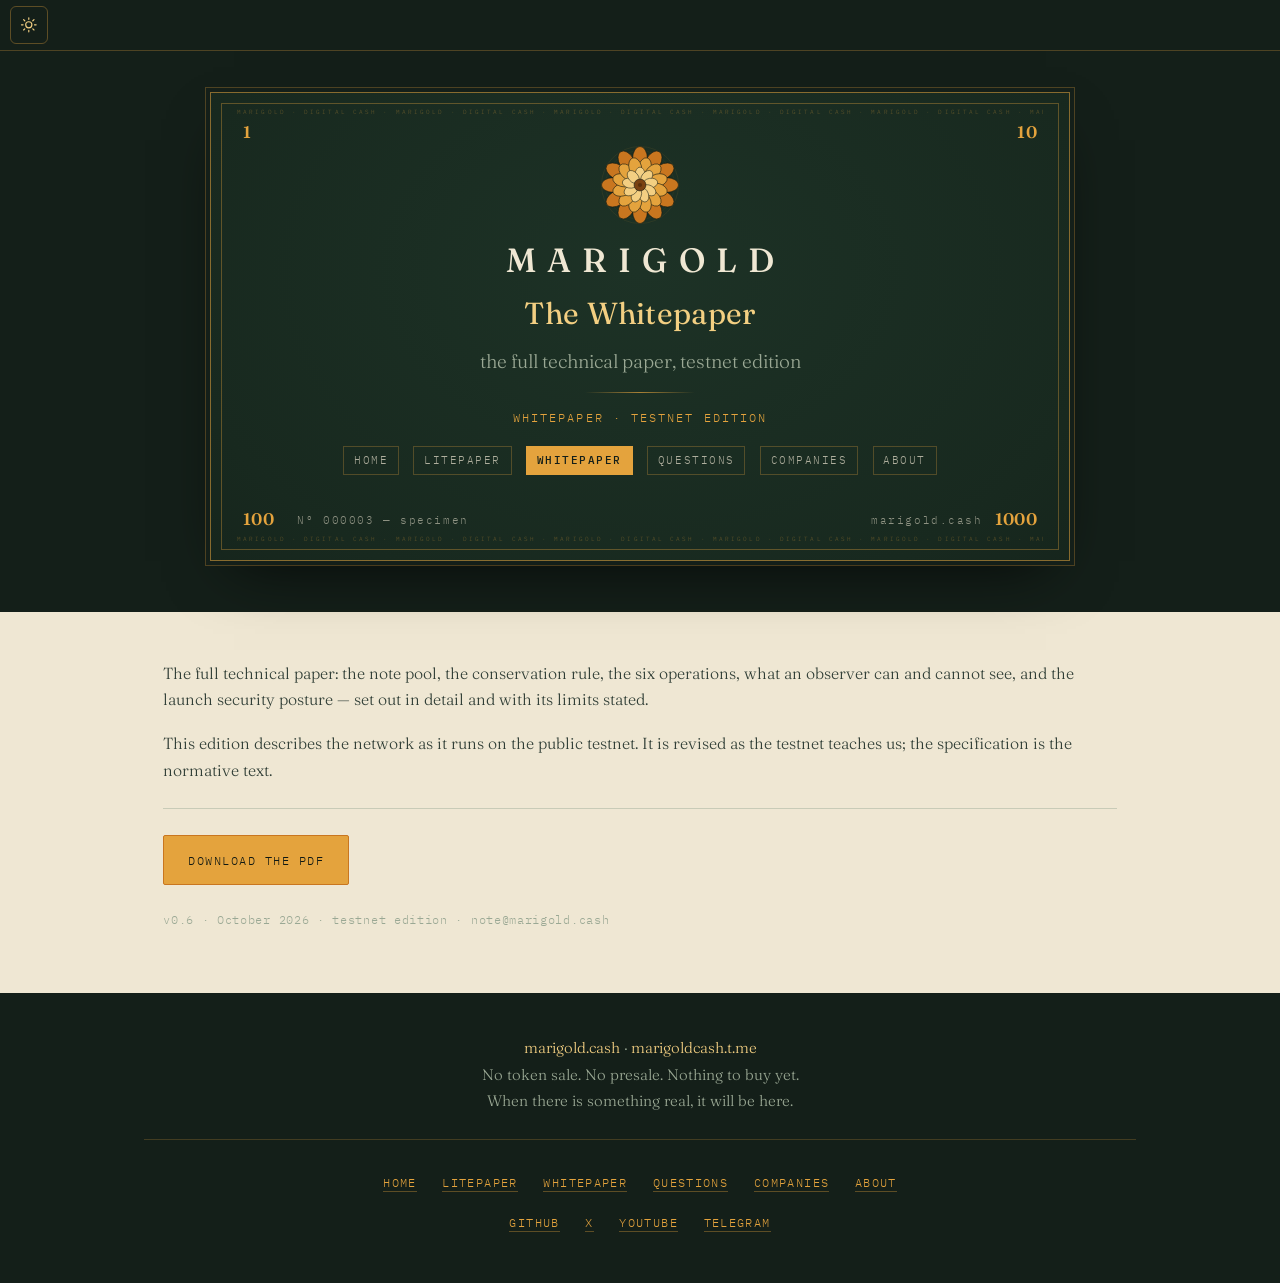
<file: whitepaper/index.html>
<!doctype html>
<!--
  Landing page for the whitepaper PDF, linked from the front page since the
  testnet edition; it began as a reviewer page handed round by URL, and
  should stay unlisted until the paper is published.

  The PDF is built from whitepaper/marigold-whitepaper.md in the marigold
  repo by whitepaper/build-pdf.sh, and copied here. It is a build artefact
  there (gitignored), so this repo holds the only published copy.
-->
<meta charset="utf-8">
<meta name="viewport" content="width=device-width, initial-scale=1">
<title>Marigold Whitepaper — transparent bearer notes on an auditable chain</title>
<meta name="description" content="The Marigold whitepaper, testnet edition: the note pool, the conservation rule, the six operations, what an observer can and cannot see, and the launch security posture.">
<meta property="og:title" content="The Marigold Whitepaper">
<meta property="og:description" content="The full technical paper, testnet edition.">
<meta property="og:url" content="https://marigold.cash/whitepaper/">
<meta property="og:type" content="website">
<meta property="og:image" content="https://marigold.cash/og.png">
<meta property="og:image:width" content="1200">
<meta property="og:image:height" content="630">
<meta property="og:image:alt" content="A Marigold specimen note: digital cash in fixed notes of 1, 10, 100 and 1,000">
<meta name="twitter:card" content="summary_large_image">
<meta name="twitter:site" content="@marigoldcash">
<link rel="preconnect" href="https://fonts.googleapis.com">
<link rel="preconnect" href="https://fonts.gstatic.com" crossorigin>
<link href="https://fonts.googleapis.com/css2?family=Fraunces:opsz,wght@9..144,300;9..144,400;9..144,500;9..144,600&family=IBM+Plex+Mono:wght@400;500&display=swap" rel="stylesheet">
<link rel="stylesheet" href="/chrome.css?v=746dca38">
<style>
  :root{
    --ink:#141f19; --note:#18291f; --note-edge:#0f1813; --gold:#e4a33d;
    --amber:#c9761f; --petal:#f3cf82; --cream:#efe7d3; --moss:#9aa894;
  }
  *{box-sizing:border-box}
  body{
    margin:0; background:var(--page-bg); color:var(--page-fg);
    font-family:"Fraunces",serif; font-weight:300; line-height:1.65;
  }
  main{max-width:62rem; margin:3rem auto 0; padding:0 1.2rem}
  .kicker{
    font-family:"IBM Plex Mono",monospace; font-size:.7rem; font-weight:500;
    letter-spacing:.22em; text-transform:uppercase; color:var(--amber);
    margin-bottom:.9rem;
  }
  h1{
    font-size:clamp(1.9rem,6vw,2.7rem); font-weight:400; line-height:1.15;
    margin:0 0 1.1rem;
  }
  p{margin:0 0 1.1rem; color:var(--text-3)}
  .rule{height:1px; background:var(--moss); opacity:.45; margin:1.6rem 0}
  .btn{
    display:inline-block; font-family:"IBM Plex Mono",monospace;
    font-size:.78rem; letter-spacing:.12em; text-transform:uppercase;
    text-decoration:none; padding:.85rem 1.5rem; border-radius:2px;
    background:var(--gold); color:var(--note-edge); border:1px solid var(--amber);
  }
  .btn:hover{background:var(--petal)}
  .meta{
    font-family:"IBM Plex Mono",monospace; font-size:.72rem;
    letter-spacing:.06em; color:var(--moss); margin-top:1.6rem;
  }
</style>
<!-- chrome:header -->
<script>
  (function () {
    var t = null; try { t = localStorage.getItem("marigold-theme"); } catch (e) {}
    if (t === "dark" || t === "light") document.documentElement.setAttribute("data-theme", t);
  })();
</script>
<nav class="topbar">
  <button class="tgl" id="themeBtn" type="button" aria-pressed="false">
    <svg class="sun" viewBox="0 0 24 24" aria-hidden="true"><circle cx="12" cy="12" r="4.2"/><path d="M12 2.4v2.2M12 19.4v2.2M4.2 12H2M22 12h-2.2M6.5 6.5 4.9 4.9M19.1 19.1l-1.6-1.6M17.5 6.5l1.6-1.6M4.9 19.1l1.6-1.6"/></svg>
    <svg class="moon" viewBox="0 0 24 24" aria-hidden="true"><path d="M20 14.2A8.2 8.2 0 0 1 9.8 4 8.4 8.4 0 1 0 20 14.2Z"/></svg>
    <span class="sr" id="themeLabel">Switch between day and night</span>
  </button>
  <div class="grow"></div>
  <label class="langpick" hidden>
    <svg viewBox="0 0 24 24" aria-hidden="true"><circle cx="12" cy="12" r="9"/><path d="M3 12h18M12 3a15 15 0 0 1 0 18M12 3a15 15 0 0 0 0 18"/></svg>
    <span class="sr" id="langLabel">Language</span>
    <select id="langSel" aria-labelledby="langLabel">
      <option value="en">English</option>
      <option value="es">Español</option>
      <option value="de">Deutsch</option>
      <option value="fr">Français</option>
      <option value="it">Italiano</option>
      <option value="pt">Português</option>
      <option value="ru">Русский</option>
      <option value="zh">中文</option>
    </select>
  </label>
</nav>
<div class="sky">
  <header class="note compact" aria-label="Marigold specimen note">
    <div class="micro top" aria-hidden="true">marigold · digital cash · marigold · digital cash · marigold · digital cash · marigold · digital cash · marigold · digital cash · marigold · digital cash · marigold · digital cash · marigold · digital cash · marigold · digital cash · marigold · digital cash · marigold · digital cash · marigold · digital cash · </div>

    <span class="corner tl" aria-hidden="true">1</span>
    <span class="corner tr" aria-hidden="true">10</span>
    <span class="corner bl" aria-hidden="true">100</span>
    <span class="corner br" aria-hidden="true">1000</span>

    <div class="face">
      <img class="rosette" src="/rosette.svg" width="118" height="118" alt="Marigold flower">

      <p class="wordmark"><a href="/">Marigold</a></p>

      <h1 class="title">The Whitepaper</h1>

      <p class="tag">the full technical paper, testnet edition</p>

      <div class="divider" aria-hidden="true"></div>

      <p class="status">Whitepaper · testnet edition</p>

      <nav class="ways" aria-label="Pages">
        <a href="/">Home</a>
        <a href="/litepaper/">Litepaper</a>
        <a aria-current="page" href="/whitepaper/">Whitepaper</a>
        <a href="/faq/">Questions</a>
        <a href="/companies/">Companies</a>
        <a href="/about/">About</a>
      </nav>
    </div>

    <div class="serial-row" aria-hidden="true">
      <span>Nº 000003 — specimen</span>
      <span>marigold.cash</span>
    </div>

    <div class="micro bottom" aria-hidden="true">marigold · digital cash · marigold · digital cash · marigold · digital cash · marigold · digital cash · marigold · digital cash · marigold · digital cash · marigold · digital cash · marigold · digital cash · marigold · digital cash · marigold · digital cash · marigold · digital cash · marigold · digital cash · </div>
  </header>
</div>
<script>
  (function () {
    var root = document.documentElement, btn = document.getElementById("themeBtn");
    var dark = function () {
      var chosen = root.getAttribute("data-theme");
      return chosen ? chosen === "dark" : window.matchMedia("(prefers-color-scheme: dark)").matches;
    };
    var apply = function () { btn.setAttribute("aria-pressed", dark() ? "true" : "false"); };
    apply();
    btn.addEventListener("click", function () {
      var next = dark() ? "light" : "dark";
      root.setAttribute("data-theme", next);
      try { localStorage.setItem("marigold-theme", next); } catch (e) {}
      apply();
    });
  })();
</script>
<!-- /chrome:header -->
<main>
  <p>The full technical paper: the note pool, the conservation rule, the six
  operations, what an observer can and cannot see, and the launch security
  posture — set out in detail and with its limits stated.</p>
  <p>This edition describes the network as it runs on the public testnet. It is revised as the testnet teaches us; the specification is the normative text.</p>
  <div class="rule"></div>
  <a class="btn" href="marigold-whitepaper.pdf" download>Download the PDF</a>
  <div class="meta">v0.6 · October 2026 · testnet edition · note@marigold.cash</div>
</main>
<!-- chrome:footer -->
<footer class="site-foot">
  <div class="inner">
    <p class="lead">
      <a href="/">marigold.cash</a> &middot; <a href="https://marigoldcash.t.me">marigoldcash.t.me</a><br>
      No token sale. No presale. Nothing to buy yet.<br>
      When there is something real, it will be here.
    </p>
    <hr>
    <ul class="links">
      <li><a href="/">Home</a></li>
      <li><a href="/litepaper/">Litepaper</a></li>
      <li><a href="/whitepaper/">Whitepaper</a></li>
      <li><a href="/faq/">Questions</a></li>
      <li><a href="/companies/">Companies</a></li>
      <li><a href="/about/">About</a></li>
    </ul>
    <ul class="links">
      <li><a href="https://github.com/marigoldcash">GitHub</a></li>
      <li><a href="https://x.com/marigoldcash">X</a></li>
      <li><a href="https://www.youtube.com/@marigoldcash">YouTube</a></li>
      <li><a href="https://marigoldcash.t.me">Telegram</a></li>
    </ul>
  </div>
</footer>
<a class="to-top" href="#top" id="toTop" aria-label="Back to the top" hidden>
  <svg viewBox="0 0 24 24" aria-hidden="true"><path d="M12 19V5M5 12l7-7 7 7"/></svg>
</a>
<script>
  (function () {
    var b = document.getElementById("toTop"); if (!b) return;
    var show = function () { b.hidden = (window.scrollY || document.documentElement.scrollTop) < 600; };
    window.addEventListener("scroll", show, { passive: true }); show();
    b.addEventListener("click", function (e) {
      e.preventDefault();
      var smooth = !window.matchMedia("(prefers-reduced-motion: reduce)").matches;
      window.scrollTo({ top: 0, behavior: smooth ? "smooth" : "auto" });
    });
  })();
</script>
<!-- /chrome:footer -->
</file>
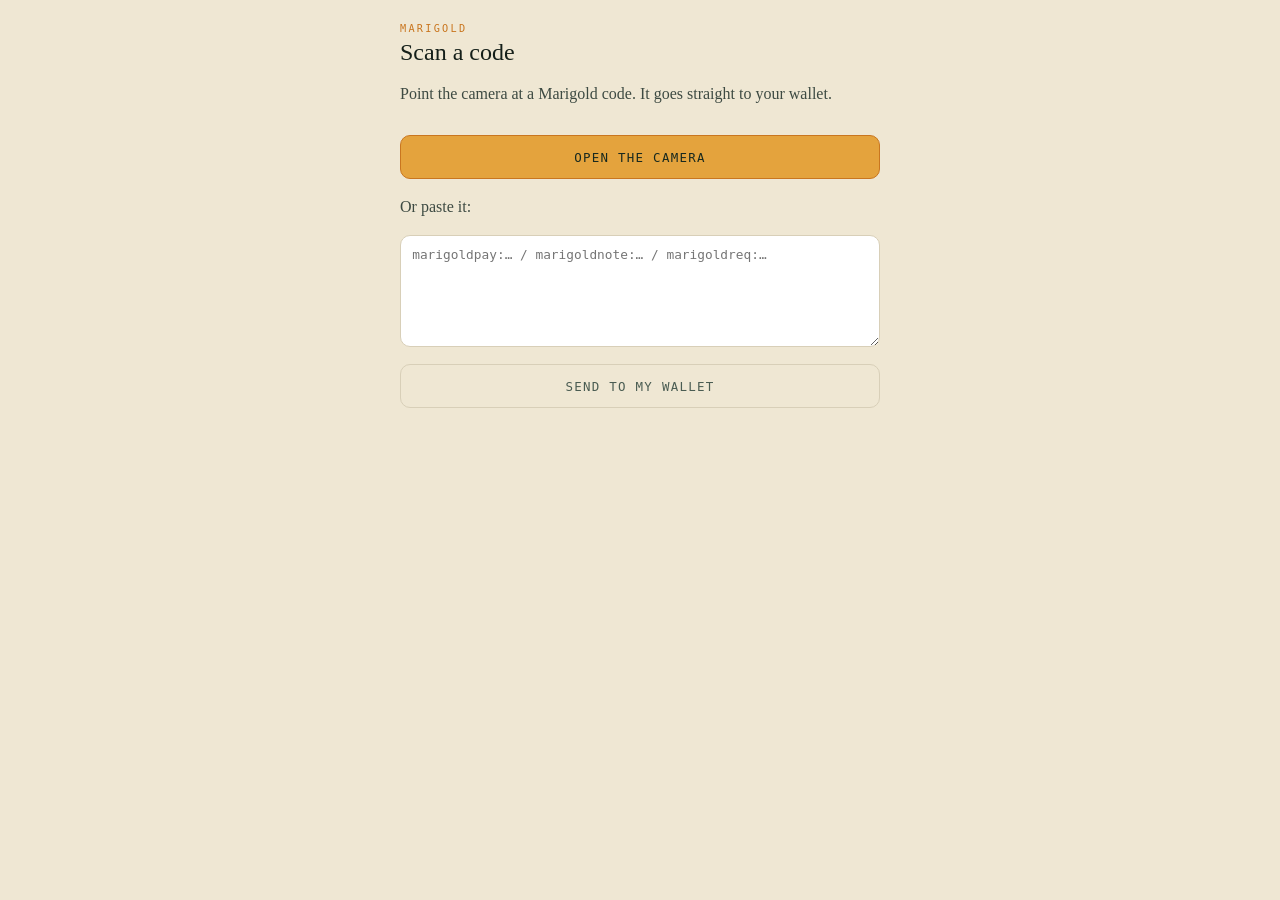
<file: app/scan/index.html>
<!doctype html>
<!--
  Marigold — the scanner.
  =======================

  Opened from the "Scan a code" button in a person's own wallet bot. It asks
  Telegram for the camera, reads a Marigold code (marigoldpay:, marigoldnote:
  or marigoldreq:), and hands it straight back to the bot with sendData,
  which closes this page. Nothing is stored, nothing is sent anywhere but to
  the bot that opened it. Without a camera, the code can be pasted instead.
-->
<meta charset="utf-8">
<meta name="viewport" content="width=device-width, initial-scale=1, viewport-fit=cover">
<meta name="robots" content="noindex, nofollow">
<title>Marigold — scan</title>
<script src="https://telegram.org/js/telegram-web-app.js"></script>
<style>
  :root{ --ink:#141f19; --gold:#e4a33d; --amber:#c9761f; --cream:#efe7d3; --moss:#9aa894; --bad:#b3402f; }
  *{box-sizing:border-box}
  body{margin:0; background:var(--cream); color:var(--ink); font-family:Georgia,serif; padding:1.4rem 1.1rem 3rem}
  main{max-width:30rem; margin:0 auto}
  .kicker{font-family:ui-monospace,Menlo,monospace; font-size:.64rem; letter-spacing:.22em; text-transform:uppercase; color:var(--amber)}
  h1{font-size:1.5rem; font-weight:400; margin:.3rem 0 1rem}
  p{line-height:1.5; color:#3d4a42}
  textarea{width:100%; min-height:7rem; font-family:ui-monospace,Menlo,monospace; font-size:.8rem; padding:.7rem; border:1px solid #d8cfb8; border-radius:10px; background:#fff; word-break:break-all}
  button{width:100%; margin-top:.8rem; padding:.85rem 1rem; border-radius:10px; font-family:ui-monospace,Menlo,monospace; font-size:.78rem; letter-spacing:.1em; text-transform:uppercase; background:var(--gold); color:#18291f; border:1px solid var(--amber)}
  button.quiet{background:transparent; color:#4a5c52; border-color:#d8cfb8}
  .msg{margin-top:1rem; padding:.7rem .9rem; border-radius:10px; background:#f7e2de; color:var(--bad); font-size:.88rem}
  [hidden]{display:none!important}
</style>
<main>
  <div class="kicker">Marigold</div>
  <h1>Scan a code</h1>
  <p id="lead">Point the camera at a Marigold code. It goes straight to your wallet.</p>
  <button id="scan">Open the camera</button>
  <p>Or paste it:</p>
  <textarea id="code" autocapitalize="off" spellcheck="false" placeholder="marigoldpay:… / marigoldnote:… / marigoldreq:…"></textarea>
  <button class="quiet" id="send">Send to my wallet</button>
  <div id="msg" class="msg" hidden></div>
</main>
<script>
(function () {
  const tg = window.Telegram && window.Telegram.WebApp;
  if (tg) { tg.ready(); tg.expand(); }
  const $ = (id) => document.getElementById(id);
  const isCode = (t) => /^marigold(pay|note|req):/.test(t);
  function fail(text) { const m = $('msg'); m.textContent = text; m.hidden = false; }
  function handOver(text) {
    text = (text || '').trim();
    if (!isCode(text)) { fail('That is not a Marigold code.'); return false; }
    if (!tg || !tg.sendData) { fail('Open this from your wallet bot in Telegram; that is where the code goes.'); return false; }
    tg.sendData(text);   // closes the page; the bot gets the code
    return true;
  }
  $('scan').addEventListener('click', () => {
    if (!tg || !tg.showScanQrPopup) { fail('No camera here. Paste the code instead.'); return; }
    tg.showScanQrPopup({ text: 'A Marigold code' }, (text) => {
      if (isCode((text || '').trim())) { tg.closeScanQrPopup(); handOver(text); return true; }
      return false;   // keep scanning
    });
  });
  $('send').addEventListener('click', () => handOver($('code').value));
  if (tg && tg.showScanQrPopup) { $('scan').click(); }
})();
</script>
</file>
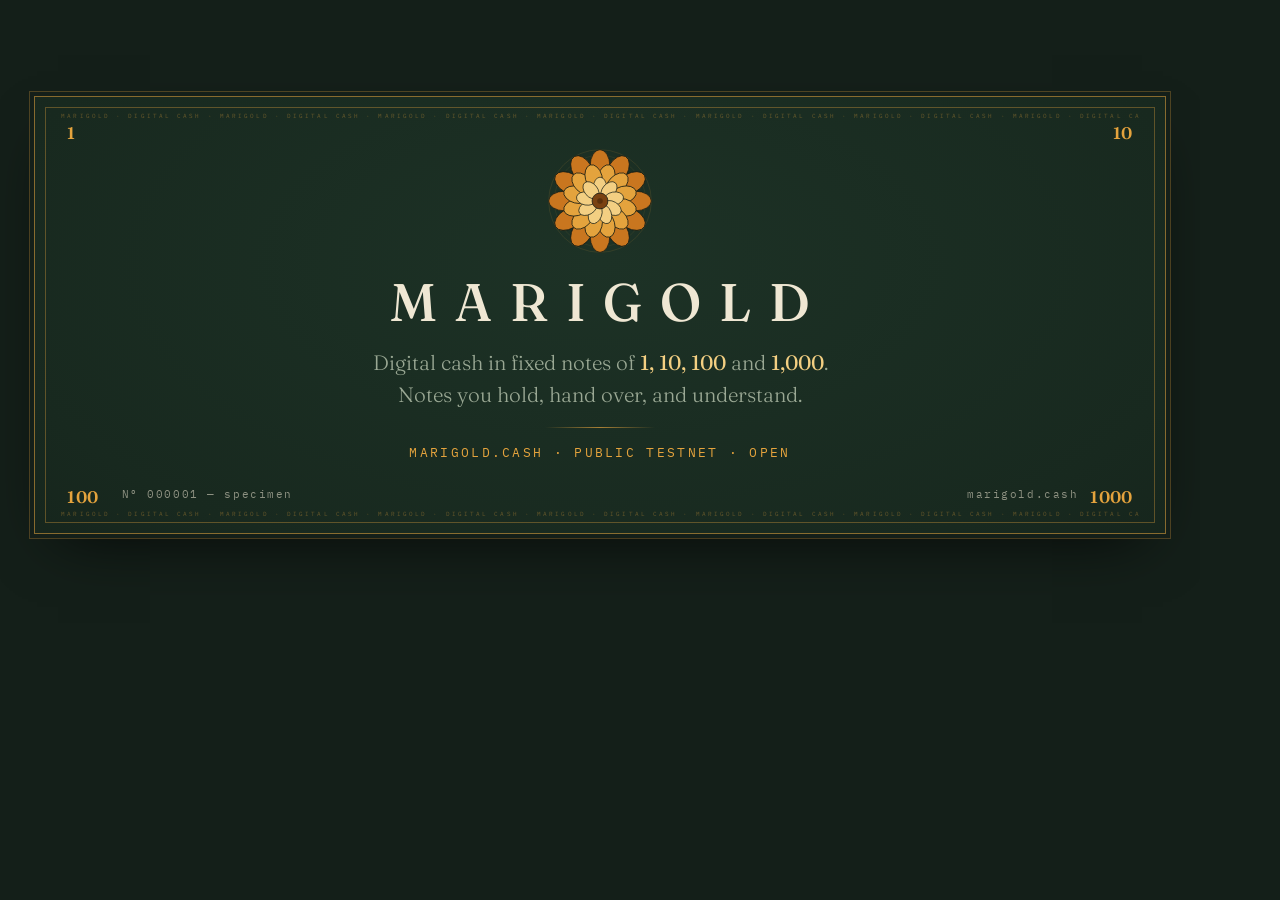
<file: tools/og.html>
<!doctype html>
<!--
  The link-preview image (og.png, 1200×630): the specimen note on the sky,
  nothing clickable on it. Rendered with

      chromium --headless=new --hide-scrollbars --window-size=1200,630 \
        --virtual-time-budget=8000 --screenshot=og.png file://$PWD/tools/og.html

  from the repository root, then og.png is committed. Re-render when the note
  or the tagline changes.
-->
<html lang="en">
<head>
<meta charset="utf-8">
<link href="https://fonts.googleapis.com/css2?family=Fraunces:opsz,wght@9..144,300;9..144,400;9..144,500;9..144,600&family=IBM+Plex+Mono:wght@400;500&display=swap" rel="stylesheet">
<link rel="stylesheet" href="../chrome.css">
<style>
  html,body{margin:0;width:1200px;height:630px;overflow:hidden;background:#141f19}
  .sky{width:1200px;height:630px;padding:0;justify-content:center;box-sizing:border-box}
  .note{width:1040px;animation:none;opacity:1;transform:none;padding:2.4rem 2.8rem 2rem}
  .note .rosette{animation:none;width:112px;height:112px}
  .note .face{gap:1rem;padding:.6rem 0 .4rem}
  .note .wordmark{font-size:3.3rem}
  .note .tagline{font-size:1.3rem}
  .note .status{font-size:.8rem}
  .note .serial-row{margin-top:1.2rem}
</style>
</head>
<body>
<div class="sky">
  <div class="note" aria-hidden="true">
    <div class="micro top">marigold · digital cash · marigold · digital cash · marigold · digital cash · marigold · digital cash · marigold · digital cash · marigold · digital cash · marigold · digital cash · marigold · digital cash · marigold · digital cash · marigold · digital cash · marigold · digital cash · marigold · digital cash · </div>
    <span class="corner tl">1</span>
    <span class="corner tr">10</span>
    <span class="corner bl">100</span>
    <span class="corner br">1000</span>
    <div class="face">
      <img class="rosette" src="../rosette.svg" width="112" height="112" alt="">
      <p class="wordmark">Marigold</p>
      <p class="tagline">Digital cash in fixed notes of <strong>1, 10, 100</strong> and <strong>1,000</strong>.<br>Notes you hold, hand over, and understand.</p>
      <div class="divider"></div>
      <p class="status">marigold.cash · public testnet · open</p>
    </div>
    <div class="serial-row">
      <span>Nº 000001 — specimen</span>
      <span>marigold.cash</span>
    </div>
    <div class="micro bottom">marigold · digital cash · marigold · digital cash · marigold · digital cash · marigold · digital cash · marigold · digital cash · marigold · digital cash · marigold · digital cash · marigold · digital cash · marigold · digital cash · marigold · digital cash · marigold · digital cash · marigold · digital cash · </div>
  </div>
</div>
</body>
</html>
</file>
<file: chrome.css>
/*
  The note and the footer every page of marigold.cash shares.

  The header is the specimen note from the front page: the same note on every
  page, with the page's own title on its face and the row of buttons as tabs,
  the current page marked. Pages keep their own styles for what sits under the
  note; this file only owns .sky, .note and everything inside it, and .site-foot.

  tools/chrome.py stamps the header and footer markup into each page between
  the chrome:header and chrome:footer markers; edit the template there, not the
  pages. Design tokens are repeated here so the file stands alone.
*/
:root{
  --ink:#141f19; --note:#18291f; --note-edge:#0f1813; --gold:#e4a33d;
  --amber:#c9761f; --petal:#f3cf82; --cream:#efe7d3; --moss:#9aa894;
  /* the page under the note: day */
  --page-bg:#efe7d3; --page-fg:#141f19;
  --text:#3d4a42; --text-2:#4a5c52; --text-3:#2f3d35;
  --card:#fff; --line:#e5dcc4; --line-2:#d8cfb8; --line-3:#c9bfa4;
  --hair:rgba(154,168,148,.35); --hair-2:rgba(154,168,148,.45);
  --code-bg:#e5dcc4; --shadow:rgba(20,31,25,.5); --link-hover:#8a4c12;
}
/* night, for a reader who has not chosen; an explicit day choice still wins */
@media (prefers-color-scheme:dark){
  :root:not([data-theme="light"]){
    --page-bg:#0f1813; --page-fg:#e7dfcb;
    --text:#cfc7b3; --text-2:#b5ad9a; --text-3:#d9d1bd;
    --card:#18291f; --line:rgba(228,163,61,.22); --line-2:rgba(228,163,61,.3); --line-3:rgba(228,163,61,.35);
    --hair:rgba(239,231,211,.16); --hair-2:rgba(239,231,211,.22);
    --code-bg:rgba(228,163,61,.2); --shadow:rgba(0,0,0,.6); --link-hover:#f3cf82;
  }
}
/* night, chosen */
:root[data-theme="dark"]{
  --page-bg:#0f1813; --page-fg:#e7dfcb;
  --text:#cfc7b3; --text-2:#b5ad9a; --text-3:#d9d1bd;
  --card:#18291f; --line:rgba(228,163,61,.22); --line-2:rgba(228,163,61,.3); --line-3:rgba(228,163,61,.35);
  --hair:rgba(239,231,211,.16); --hair-2:rgba(239,231,211,.22);
  --code-bg:rgba(228,163,61,.2); --shadow:rgba(0,0,0,.6); --link-hover:#f3cf82;
}

/* ---------- the top bar: day and night, and the languages where a page has them ---------- */
  .topbar{position:sticky;top:0;z-index:20;display:flex;align-items:center;gap:.5rem;
          background:var(--ink);border-bottom:1px solid rgba(228,163,61,.28);
          padding:.35rem .6rem;min-height:2.9rem}
  .topbar .grow{flex:1}
  .tgl{display:inline-flex;align-items:center;justify-content:center;width:2.4rem;height:2.4rem;
       background:none;border:1px solid rgba(228,163,61,.35);border-radius:6px;color:var(--petal);cursor:pointer}
  .tgl svg{width:1.1rem;height:1.1rem;display:block;fill:none;stroke:currentColor;stroke-width:1.6;
           stroke-linecap:round;stroke-linejoin:round}
  .tgl .moon{display:none}
  :root[data-theme="dark"] .tgl .moon{display:block}
  :root[data-theme="dark"] .tgl .sun{display:none}
  .langpick{display:inline-flex;align-items:center;gap:.4rem;border:1px solid rgba(228,163,61,.35);
            border-radius:6px;padding:0 .2rem 0 .55rem;height:2.4rem;color:var(--petal)}
  .langpick svg{width:1rem;height:1rem;flex:none;fill:none;stroke:currentColor;stroke-width:1.5}
  .langpick select{appearance:none;-webkit-appearance:none;background:none;border:0;color:var(--petal);
                   font-family:"IBM Plex Mono",monospace;font-size:16px;line-height:1;padding:.4rem 1.5rem .4rem .1rem;
                   cursor:pointer;background-image:linear-gradient(45deg,transparent 50%,currentColor 50%),linear-gradient(135deg,currentColor 50%,transparent 50%);
                   background-position:calc(100% - 12px) 52%,calc(100% - 7px) 52%;background-size:5px 5px,5px 5px;background-repeat:no-repeat}
  .langpick select option{background:#18291f;color:#efe7d3}
  .sr{position:absolute;width:1px;height:1px;padding:0;overflow:hidden;clip:rect(0 0 0 0);white-space:nowrap;border:0}
  @media (prefers-color-scheme:dark){
    :root:not([data-theme="light"]) .tgl .moon{display:block}
    :root:not([data-theme="light"]) .tgl .sun{display:none}
  }
.topbar .langpick[hidden]{display:none}
.tgl:focus-visible,.langpick:focus-within{outline:2px solid var(--gold);outline-offset:2px}

.sky{
  background:var(--ink);
  display:flex; flex-direction:column; align-items:center;
  padding:2.6rem 1rem 3.2rem;
  margin:0;
}

/* ---------- the note ---------- */
.note{
  position:relative;
  width:min(860px,94vw);
  margin:0;
  text-align:center;
  background:radial-gradient(120% 160% at 50% 38%, #1d3226 0%, var(--note) 46%, var(--note-edge) 100%);
  border:1px solid rgba(228,163,61,.55);
  border-radius:0;
  box-shadow:0 0 0 4px var(--ink), 0 0 0 5px rgba(228,163,61,.28), 0 24px 60px -24px rgba(0,0,0,.8);
  padding:2.6rem 2.8rem 2.2rem;
  color:var(--cream);
  opacity:0; transform:translateY(14px);
  animation:note-settle .9s cubic-bezier(.2,.7,.2,1) .15s forwards;
}
@keyframes note-settle{to{opacity:1;transform:none}}
.note::before{
  content:""; position:absolute; inset:10px;
  border:1px solid rgba(228,163,61,.35); pointer-events:none;
}

.note .micro{
  position:absolute; left:26px; right:26px;
  font-family:"IBM Plex Mono",monospace; font-size:6px; letter-spacing:.35em;
  white-space:nowrap; overflow:hidden; color:rgba(228,163,61,.38);
  text-transform:uppercase; user-select:none; margin:0;
}
.note .micro.top{top:15px}
.note .micro.bottom{bottom:15px}

.note .corner{
  position:absolute; font-family:"Fraunces",serif; font-weight:600; font-size:1.05rem;
  color:var(--gold); letter-spacing:.02em; font-variant-numeric:tabular-nums;
}
.note .corner.tl{top:26px;left:32px}
.note .corner.tr{top:26px;right:32px}
.note .corner.bl{bottom:26px;left:32px}
.note .corner.br{bottom:26px;right:32px}

/* ---------- the face ---------- */
.note .face{
  display:flex; flex-direction:column; align-items:center; text-align:center;
  gap:1.15rem; padding:1.2rem 0 .9rem;
}
.note .rosette{
  width:118px; height:118px; display:block; margin:0;
  animation:note-bloom 1.4s cubic-bezier(.2,.7,.25,1) .35s both;
}
@keyframes note-bloom{
  from{transform:rotate(-14deg) scale(.86);opacity:0}
  to{transform:none;opacity:1}
}

/* the wordmark: an h1 on the front page, a plain line everywhere else */
.note .wordmark{
  font-family:"Fraunces",serif;
  font-size:clamp(2.3rem,6vw,3.4rem); font-weight:500; line-height:1.1;
  letter-spacing:.34em; text-indent:.34em; /* optically recenter spaced caps */
  color:var(--cream); text-transform:uppercase; margin:0;
}
.note .wordmark a{color:inherit;text-decoration:none}

/* the page's title and strapline, on the face of the note */
.note .title,.note .head-text h1{
  font-family:"Fraunces",serif;
  font-size:clamp(1.35rem,3.4vw,1.9rem); font-weight:400; line-height:1.25;
  letter-spacing:.01em; text-transform:none; text-indent:0;
  color:var(--petal); margin:0; max-width:24em; text-wrap:balance;
}
.note .tagline,.note .tag{
  font-family:"Fraunces",serif;
  font-size:clamp(1.02rem,2.4vw,1.2rem); font-weight:300; font-style:normal;
  max-width:34em; line-height:1.55; color:var(--moss); margin:0;
}
.note .tagline strong{color:var(--petal);font-weight:400}

.note .divider{
  width:110px; height:1px; margin:0;
  background:linear-gradient(90deg,transparent,rgba(228,163,61,.7),transparent);
}

.note .status{
  font-family:"IBM Plex Mono",monospace; font-size:.72rem; letter-spacing:.18em;
  text-transform:uppercase; color:var(--gold); margin:0;
}
.note .status a{
  color:var(--gold); text-decoration:none;
  border-bottom:1px solid rgba(228,163,61,.45); padding-bottom:.15em;
}
.note .status a:hover,.note .status a:focus-visible{border-bottom-color:var(--gold);outline:none}

/* the litepaper's head-text block (one per language) sits on the face too */
.note .head-text > * + *{margin-top:1.15rem}
.note .actions{margin:0;display:flex;gap:.75rem;justify-content:center;flex-wrap:wrap}

/* ---------- the tabs ---------- */
.note .ways{
  display:flex; flex-wrap:wrap; justify-content:center;
  gap:.6rem .9rem; margin:.2rem 0 0; padding:0;
  font-family:"IBM Plex Mono",monospace; font-size:.68rem;
  letter-spacing:.14em; text-transform:uppercase;
}
.note .ways a{
  color:rgba(239,231,211,.7); text-decoration:none;
  padding:.45em .9em; border:1px solid rgba(228,163,61,.28); border-radius:0;
  background:none; transition:color .2s,border-color .2s;
}
.note .ways a:hover,.note .ways a:focus-visible{color:var(--petal);border-color:rgba(228,163,61,.7);outline:none}
.note .ways a[aria-current="page"]{color:var(--ink);background:var(--gold);border-color:var(--gold);font-weight:500}
.note .ways a.take{color:var(--ink);background:var(--gold);border-color:var(--gold);font-weight:500}
.note .ways a.take:hover,.note .ways a.take:focus-visible{background:var(--petal);border-color:var(--petal);color:var(--ink)}

/* serial row */
.note .serial-row{
  display:flex; justify-content:space-between;
  padding:0 2.6rem; margin:1.6rem 0 0;
  font-family:"IBM Plex Mono",monospace; font-size:.7rem; letter-spacing:.14em;
  color:rgba(239,231,211,.55);
}

/* a page that is not the front page carries the same note a little tighter */
.note.compact{padding:2.2rem 2.8rem 1.9rem}
.note.compact .face{gap:.95rem;padding:.9rem 0 .6rem}
.note.compact .rosette{width:84px;height:84px}
.note.compact .wordmark{font-size:clamp(1.5rem,4vw,2.1rem)}

@media (max-width:560px){
  .note,.note.compact{padding:2.2rem 1.3rem 1.8rem}
  .note .corner{font-size:.85rem}
  .note .corner.tl{left:22px}.note .corner.tr{right:22px}
  .note .corner.bl{left:22px}.note .corner.br{right:22px}
  .note .serial-row{flex-direction:column;gap:.4rem;align-items:center;margin-top:1.3rem}
  .note .wordmark{letter-spacing:.22em;text-indent:.22em}
}
@media (prefers-reduced-motion:reduce){
  .note,.note .rosette{animation:none;opacity:1;transform:none}
}

/* ---------- the footer: a full-width band in the note's green, the page ends there ---------- */
.site-foot{
  background:var(--ink); color:var(--moss);
  margin:4rem 0 0; padding:2.6rem 1.2rem 3rem;
  font-family:"IBM Plex Mono",monospace; font-size:.72rem; letter-spacing:.12em;
  text-transform:uppercase; line-height:2.2; text-align:center;
}
.site-foot .inner{max-width:62rem;margin:0 auto;display:flex;flex-direction:column;align-items:center;gap:.9rem}
.site-foot .lead{
  margin:0; font-family:"Fraunces",serif; font-size:.95rem; font-weight:300; letter-spacing:0;
  text-transform:none; line-height:1.75; color:var(--moss);
}
.site-foot .lead a{color:var(--petal);border:0}
.site-foot hr{width:100%;max-width:62rem;height:1px;border:0;margin:.6rem 0 1rem;background:rgba(228,163,61,.22)}
.site-foot .links{display:flex;flex-wrap:wrap;justify-content:center;gap:.2rem 1.6rem;margin:0;padding:0;list-style:none}
.site-foot a{color:var(--gold);text-decoration:none;border-bottom:1px solid rgba(228,163,61,.35);padding-bottom:.1em}
.site-foot a:hover,.site-foot a:focus-visible{color:var(--petal);border-bottom-color:var(--petal);outline:none}
/* inside another page's own green band (the litepaper): just the links under a hairline */
.site-foot.inband{background:none;margin:1.6rem auto 0;padding:1.4rem 0 0;border-top:1px solid rgba(228,163,61,.22);max-width:62rem}

/* ---------- back to the top: appears once the note has scrolled away ---------- */
.to-top{
  position:fixed; right:1.1rem; bottom:1.1rem; z-index:30;
  display:inline-flex; align-items:center; justify-content:center;
  width:2.6rem; height:2.6rem; border-radius:6px;
  background:var(--ink); color:var(--petal); border:1px solid rgba(228,163,61,.45);
  box-shadow:0 10px 24px -12px rgba(0,0,0,.7); text-decoration:none;
  opacity:.92; transition:opacity .2s,border-color .2s;
}
.to-top svg{width:1.1rem;height:1.1rem;fill:none;stroke:currentColor;stroke-width:1.8;stroke-linecap:round;stroke-linejoin:round}
.to-top:hover,.to-top:focus-visible{opacity:1;border-color:var(--gold);outline:none;color:var(--gold)}
.to-top[hidden]{display:none}
@media (prefers-reduced-motion:reduce){.to-top{transition:none}}
</file>
